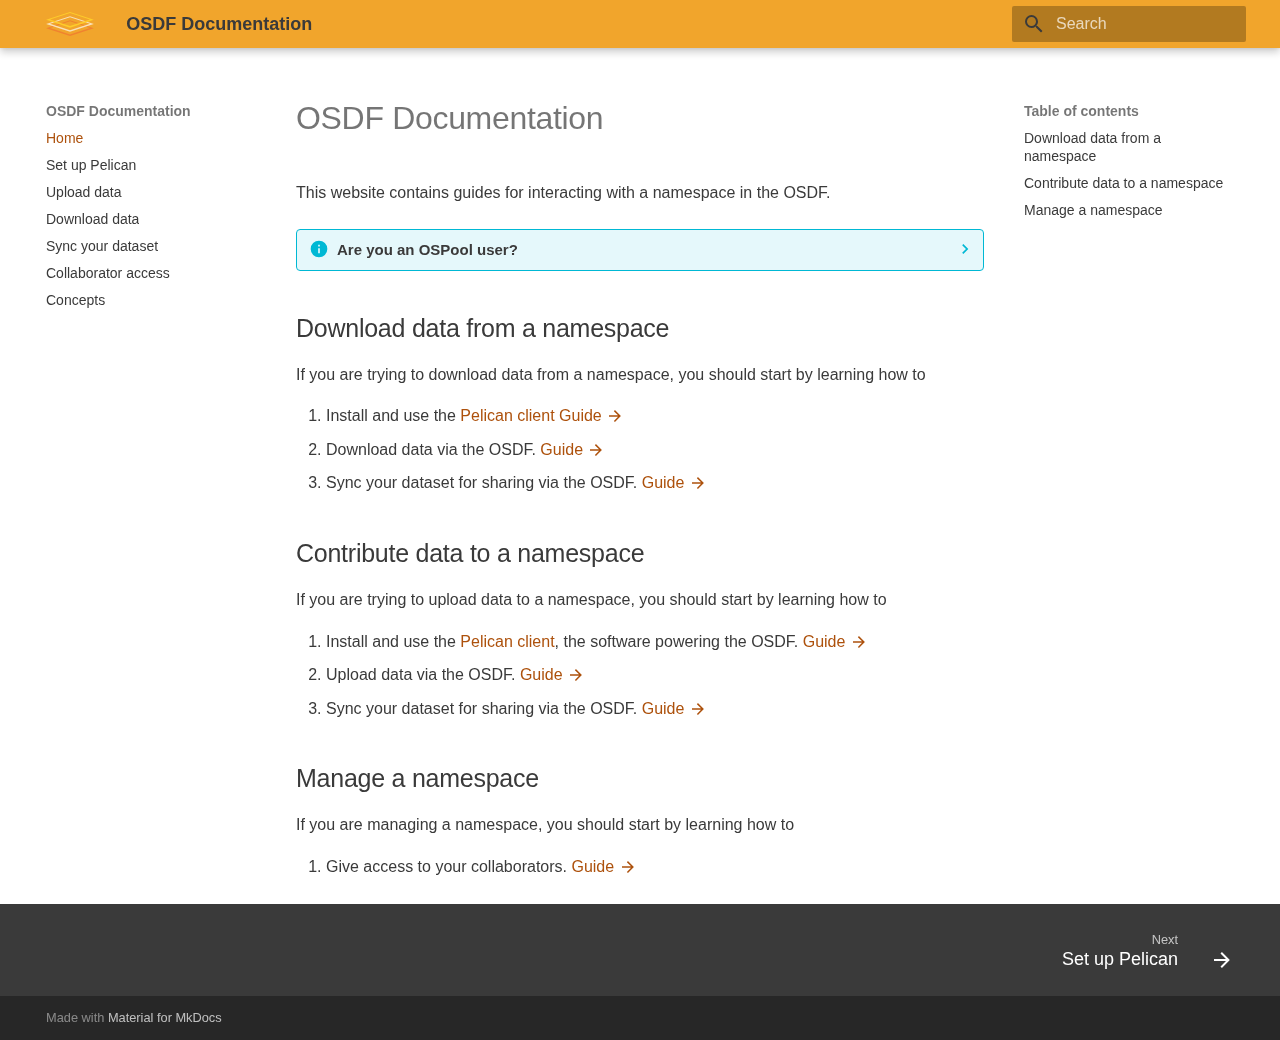
<file: index.html>
<!doctype html>
<html lang="en" class="no-js">
  <head>
    
      <meta charset="utf-8">
      <meta name="viewport" content="width=device-width,initial-scale=1">
      
      
      
        <link rel="canonical" href="https://docs.osdf.osg-htc.org/">
      
      
      
        <link rel="next" href="pelican-client/">
      
      
      <link rel="icon" href="assets/OSG_Logo.png">
      <meta name="generator" content="mkdocs-1.6.1, mkdocs-material-9.6.22">
    
    
      
        <title>OSDF Documentation</title>
      
    
    
      <link rel="stylesheet" href="assets/stylesheets/main.84d31ad4.min.css">
      
      
  
  
    
      
      
    
  
    
      
      
    
  
  
  <style>:root{--md-admonition-icon--halt:url('data:image/svg+xml;charset=utf-8,%3Csvg%20xmlns%3D%22http%3A//www.w3.org/2000/svg%22%20xml%3Aspace%3D%22preserve%22%20width%3D%22100.25%22%20height%3D%22100%22%20style%3D%22max-height%3A500px%22%3E%3Cstyle%3E.st0%7Bfill-rule%3Aevenodd%3Bclip-rule%3Aevenodd%7D%3C/style%3E%3Cpath%20fill%3D%22%23e30909%22%20d%3D%22M99.69%2028.98%2085.35%2014.64%2071.02.31%2070.71%200H29.29l-.31.31-14.34%2014.33L.31%2028.98l-.31.31v41.43l.31.31%2014.34%2014.34%2014.34%2014.34.3.3h41.43l.31-.31%2014.34-14.34%2014.34-14.34.3-.3V29.28l-.32-.3zM97.9%2069.84%2083.87%2083.87%2069.84%2097.9H30.16L16.13%2083.87%202.1%2069.84V30.16l14.03-14.03L30.16%202.1h39.68l14.03%2014.03L97.9%2030.16v39.68z%22%20class%3D%22st0%22/%3E%3Cpath%20fill%3D%22%23e30909%22%20d%3D%22M95.91%2030.98%2082.46%2017.54%2069.02%204.09H30.98L17.54%2017.54%204.09%2030.98v38.04l13.45%2013.45%2013.45%2013.45h38.04l13.45-13.45%2013.45-13.45V30.98zM54.92%2084.84c-11.15.57-19.03-4.79-25.59-13.56L19.07%2057.56a3.751%203.751%200%200%201%205.24-5.26l9.39%206.53c1.32.92%202.43.52%202.43-1.95V21.21c0-2.07%201.68-3.75%203.75-3.75%202.07%200%203.75%201.68%203.75%203.75v22.53c0%20.65.53%201.18%201.18%201.18.65%200%201.18-.53%201.18-1.18V17.6c0-2.07%201.68-3.75%203.75-3.75%202.07%200%203.75%201.68%203.75%203.75v26.14c0%20.65.53%201.18%201.18%201.18.65%200%201.18-.53%201.18-1.18V21.01c0-2.07%201.68-3.75%203.75-3.75%202.07%200%203.75%201.68%203.75%203.75v22.74c0%20.65.53%201.18%201.18%201.18.65%200%201.18-.53%201.18-1.18V28.79c0-2.07%201.68-3.75%203.75-3.75%202.07%200%203.75%201.68%203.75%203.75v32.8c.76%2017.54-6.5%2022.64-18.29%2023.25z%22%20class%3D%22st0%22/%3E%3Ctext%20y%3D%22115%22%20fill%3D%22%23e30909%22%20font-family%3D%22%27Helvetica%20Neue%27%2C%20Helvetica%2C%20Arial-Unicode%2C%20Arial%2C%20Sans-serif%22%20font-size%3D%225%22%20font-weight%3D%22bold%22%3ECreated%20by%20INDRAWATI%3C/text%3E%3Ctext%20y%3D%22120%22%20fill%3D%22%23e30909%22%20font-family%3D%22%27Helvetica%20Neue%27%2C%20Helvetica%2C%20Arial-Unicode%2C%20Arial%2C%20Sans-serif%22%20font-size%3D%225%22%20font-weight%3D%22bold%22%3Efrom%20the%20Noun%20Project%3C/text%3E%3C/svg%3E');--md-admonition-icon--pro-tip:url('data:image/svg+xml;charset=utf-8,%3Csvg%20xmlns%3D%22http%3A//www.w3.org/2000/svg%22%20viewBox%3D%220%200%2024%2024%22%3E%3Cpath%20d%3D%22M21.33%2012.91c.09%201.55-.62%203.04-1.89%203.95l.77%201.49c.23.45.26.98.06%201.45-.19.47-.58.84-1.06%201l-.79.25a1.687%201.687%200%200%201-1.86-.55L14.44%2018c-.89-.15-1.73-.53-2.44-1.1-.5.15-1%20.23-1.5.23-.88%200-1.76-.27-2.5-.79-.53.16-1.07.23-1.62.22-.79.01-1.57-.15-2.3-.45a4.1%204.1%200%200%201-2.43-3.61c-.08-.72.04-1.45.35-2.11-.29-.75-.32-1.57-.07-2.33C2.3%207.11%203%206.32%203.87%205.82c.58-1.69%202.21-2.82%204-2.7%201.6-1.5%204.05-1.66%205.83-.37.42-.11.86-.17%201.3-.17%201.36-.03%202.65.57%203.5%201.64%202.04.53%203.5%202.35%203.58%204.47.05%201.11-.25%202.2-.86%203.13.07.36.11.72.11%201.09m-5-1.41c.57.07%201.02.5%201.02%201.07a1%201%200%200%201-1%201h-.63c-.32.9-.88%201.69-1.62%202.29.25.09.51.14.77.21%205.13-.07%204.53-3.2%204.53-3.25a2.59%202.59%200%200%200-2.69-2.49%201%201%200%200%201-1-1%201%201%200%200%201%201-1c1.23.03%202.41.49%203.33%201.3.05-.29.08-.59.08-.89-.06-1.24-.62-2.32-2.87-2.53-1.25-2.96-4.4-1.32-4.4-.4-.03.23.21.72.25.75a1%201%200%200%201%201%201c0%20.55-.45%201-1%201-.53-.02-1.03-.22-1.43-.56-.48.31-1.03.5-1.6.56-.57.05-1.04-.35-1.07-.9a.97.97%200%200%201%20.88-1.1c.16-.02.94-.14.94-.77%200-.66.25-1.29.68-1.79-.92-.25-1.91.08-2.91%201.29C6.75%205%206%205.25%205.45%207.2%204.5%207.67%204%208%203.78%209c1.08-.22%202.19-.13%203.22.25.5.19.78.75.59%201.29-.19.52-.77.78-1.29.59-.73-.32-1.55-.34-2.3-.06-.32.27-.32.83-.32%201.27%200%20.74.37%201.43%201%201.83.53.27%201.12.41%201.71.4q-.225-.39-.39-.81a1.038%201.038%200%200%201%201.96-.68c.4%201.14%201.42%201.92%202.62%202.05%201.37-.07%202.59-.88%203.19-2.13.23-1.38%201.34-1.5%202.56-1.5m2%207.47-.62-1.3-.71.16%201%201.25zm-4.65-8.61a1%201%200%200%200-.91-1.03c-.71-.04-1.4.2-1.93.67-.57.58-.87%201.38-.84%202.19a1%201%200%200%200%201%201c.57%200%201-.45%201-1%200-.27.07-.54.23-.76.12-.1.27-.15.43-.15.55.03%201.02-.38%201.02-.92%22/%3E%3C/svg%3E');}</style>



    
    
      
    
    
      
        
        
        <link rel="preconnect" href="https://fonts.gstatic.com" crossorigin>
        <link rel="stylesheet" href="https://fonts.googleapis.com/css?family=Roboto:300,300i,400,400i,700,700i%7CRoboto+Mono:400,400i,700,700i&display=fallback">
        <style>:root{--md-text-font:"Roboto";--md-code-font:"Roboto Mono"}</style>
      
    
    
      <link rel="stylesheet" href="stylesheets/code-highlight.css">
    
      <link rel="stylesheet" href="stylesheets/osg.css">
    
    <script>__md_scope=new URL(".",location),__md_hash=e=>[...e].reduce(((e,_)=>(e<<5)-e+_.charCodeAt(0)),0),__md_get=(e,_=localStorage,t=__md_scope)=>JSON.parse(_.getItem(t.pathname+"."+e)),__md_set=(e,_,t=localStorage,a=__md_scope)=>{try{t.setItem(a.pathname+"."+e,JSON.stringify(_))}catch(e){}}</script>
    
      

    
    
    
  </head>
  
  
    <body dir="ltr">
  
    
    <input class="md-toggle" data-md-toggle="drawer" type="checkbox" id="__drawer" autocomplete="off">
    <input class="md-toggle" data-md-toggle="search" type="checkbox" id="__search" autocomplete="off">
    <label class="md-overlay" for="__drawer"></label>
    <div data-md-component="skip">
      
        
        <a href="#osdf-documentation" class="md-skip">
          Skip to content
        </a>
      
    </div>
    <div data-md-component="announce">
      
    </div>
    
    
      

  

<header class="md-header md-header--shadow" data-md-component="header">
  <nav class="md-header__inner md-grid" aria-label="Header">
    <a href="." title="OSDF Documentation" class="md-header__button md-logo" aria-label="OSDF Documentation" data-md-component="logo">
      
  <img src="assets/OSG_Logo.svg" alt="logo">

    </a>
    <label class="md-header__button md-icon" for="__drawer">
      
      <svg xmlns="http://www.w3.org/2000/svg" viewBox="0 0 24 24"><path d="M3 6h18v2H3zm0 5h18v2H3zm0 5h18v2H3z"/></svg>
    </label>
    <div class="md-header__title" data-md-component="header-title">
      <div class="md-header__ellipsis">
        <div class="md-header__topic">
          <span class="md-ellipsis">
            OSDF Documentation
          </span>
        </div>
        <div class="md-header__topic" data-md-component="header-topic">
          <span class="md-ellipsis">
            
              Home
            
          </span>
        </div>
      </div>
    </div>
    
    
      <script>var palette=__md_get("__palette");if(palette&&palette.color){if("(prefers-color-scheme)"===palette.color.media){var media=matchMedia("(prefers-color-scheme: light)"),input=document.querySelector(media.matches?"[data-md-color-media='(prefers-color-scheme: light)']":"[data-md-color-media='(prefers-color-scheme: dark)']");palette.color.media=input.getAttribute("data-md-color-media"),palette.color.scheme=input.getAttribute("data-md-color-scheme"),palette.color.primary=input.getAttribute("data-md-color-primary"),palette.color.accent=input.getAttribute("data-md-color-accent")}for(var[key,value]of Object.entries(palette.color))document.body.setAttribute("data-md-color-"+key,value)}</script>
    
    
    
      
      
        <label class="md-header__button md-icon" for="__search">
          
          <svg xmlns="http://www.w3.org/2000/svg" viewBox="0 0 24 24"><path d="M9.5 3A6.5 6.5 0 0 1 16 9.5c0 1.61-.59 3.09-1.56 4.23l.27.27h.79l5 5-1.5 1.5-5-5v-.79l-.27-.27A6.52 6.52 0 0 1 9.5 16 6.5 6.5 0 0 1 3 9.5 6.5 6.5 0 0 1 9.5 3m0 2C7 5 5 7 5 9.5S7 14 9.5 14 14 12 14 9.5 12 5 9.5 5"/></svg>
        </label>
        <div class="md-search" data-md-component="search" role="dialog">
  <label class="md-search__overlay" for="__search"></label>
  <div class="md-search__inner" role="search">
    <form class="md-search__form" name="search">
      <input type="text" class="md-search__input" name="query" aria-label="Search" placeholder="Search" autocapitalize="off" autocorrect="off" autocomplete="off" spellcheck="false" data-md-component="search-query" required>
      <label class="md-search__icon md-icon" for="__search">
        
        <svg xmlns="http://www.w3.org/2000/svg" viewBox="0 0 24 24"><path d="M9.5 3A6.5 6.5 0 0 1 16 9.5c0 1.61-.59 3.09-1.56 4.23l.27.27h.79l5 5-1.5 1.5-5-5v-.79l-.27-.27A6.52 6.52 0 0 1 9.5 16 6.5 6.5 0 0 1 3 9.5 6.5 6.5 0 0 1 9.5 3m0 2C7 5 5 7 5 9.5S7 14 9.5 14 14 12 14 9.5 12 5 9.5 5"/></svg>
        
        <svg xmlns="http://www.w3.org/2000/svg" viewBox="0 0 24 24"><path d="M20 11v2H8l5.5 5.5-1.42 1.42L4.16 12l7.92-7.92L13.5 5.5 8 11z"/></svg>
      </label>
      <nav class="md-search__options" aria-label="Search">
        
        <button type="reset" class="md-search__icon md-icon" title="Clear" aria-label="Clear" tabindex="-1">
          
          <svg xmlns="http://www.w3.org/2000/svg" viewBox="0 0 24 24"><path d="M19 6.41 17.59 5 12 10.59 6.41 5 5 6.41 10.59 12 5 17.59 6.41 19 12 13.41 17.59 19 19 17.59 13.41 12z"/></svg>
        </button>
      </nav>
      
    </form>
    <div class="md-search__output">
      <div class="md-search__scrollwrap" tabindex="0" data-md-scrollfix>
        <div class="md-search-result" data-md-component="search-result">
          <div class="md-search-result__meta">
            Initializing search
          </div>
          <ol class="md-search-result__list" role="presentation"></ol>
        </div>
      </div>
    </div>
  </div>
</div>
      
    
    
  </nav>
  
</header>
    
    <div class="md-container" data-md-component="container">
      
      
        
          
        
      
      <main class="md-main" data-md-component="main">
        <div class="md-main__inner md-grid">
          
            
              
              <div class="md-sidebar md-sidebar--primary" data-md-component="sidebar" data-md-type="navigation" >
                <div class="md-sidebar__scrollwrap">
                  <div class="md-sidebar__inner">
                    



<nav class="md-nav md-nav--primary" aria-label="Navigation" data-md-level="0">
  <label class="md-nav__title" for="__drawer">
    <a href="." title="OSDF Documentation" class="md-nav__button md-logo" aria-label="OSDF Documentation" data-md-component="logo">
      
  <img src="assets/OSG_Logo.svg" alt="logo">

    </a>
    OSDF Documentation
  </label>
  
  <ul class="md-nav__list" data-md-scrollfix>
    
      
      
  
  
    
  
  
  
    <li class="md-nav__item md-nav__item--active">
      
      <input class="md-nav__toggle md-toggle" type="checkbox" id="__toc">
      
      
        
      
      
        <label class="md-nav__link md-nav__link--active" for="__toc">
          
  
  
  <span class="md-ellipsis">
    Home
    
  </span>
  

          <span class="md-nav__icon md-icon"></span>
        </label>
      
      <a href="." class="md-nav__link md-nav__link--active">
        
  
  
  <span class="md-ellipsis">
    Home
    
  </span>
  

      </a>
      
        

<nav class="md-nav md-nav--secondary" aria-label="Table of contents">
  
  
  
    
  
  
    <label class="md-nav__title" for="__toc">
      <span class="md-nav__icon md-icon"></span>
      Table of contents
    </label>
    <ul class="md-nav__list" data-md-component="toc" data-md-scrollfix>
      
        <li class="md-nav__item">
  <a href="#download-data-from-a-namespace" class="md-nav__link">
    <span class="md-ellipsis">
      Download data from a namespace
    </span>
  </a>
  
</li>
      
        <li class="md-nav__item">
  <a href="#contribute-data-to-a-namespace" class="md-nav__link">
    <span class="md-ellipsis">
      Contribute data to a namespace
    </span>
  </a>
  
</li>
      
        <li class="md-nav__item">
  <a href="#manage-a-namespace" class="md-nav__link">
    <span class="md-ellipsis">
      Manage a namespace
    </span>
  </a>
  
</li>
      
    </ul>
  
</nav>
      
    </li>
  

    
      
      
  
  
  
  
    <li class="md-nav__item">
      <a href="pelican-client/" class="md-nav__link">
        
  
  
  <span class="md-ellipsis">
    Set up Pelican
    
  </span>
  

      </a>
    </li>
  

    
      
      
  
  
  
  
    <li class="md-nav__item">
      <a href="upload-data/" class="md-nav__link">
        
  
  
  <span class="md-ellipsis">
    Upload data
    
  </span>
  

      </a>
    </li>
  

    
      
      
  
  
  
  
    <li class="md-nav__item">
      <a href="download-data/" class="md-nav__link">
        
  
  
  <span class="md-ellipsis">
    Download data
    
  </span>
  

      </a>
    </li>
  

    
      
      
  
  
  
  
    <li class="md-nav__item">
      <a href="sync-dataset/" class="md-nav__link">
        
  
  
  <span class="md-ellipsis">
    Sync your dataset
    
  </span>
  

      </a>
    </li>
  

    
      
      
  
  
  
  
    <li class="md-nav__item">
      <a href="collaborators/" class="md-nav__link">
        
  
  
  <span class="md-ellipsis">
    Collaborator access
    
  </span>
  

      </a>
    </li>
  

    
      
      
  
  
  
  
    <li class="md-nav__item">
      <a href="concepts/" class="md-nav__link">
        
  
  
  <span class="md-ellipsis">
    Concepts
    
  </span>
  

      </a>
    </li>
  

    
  </ul>
</nav>
                  </div>
                </div>
              </div>
            
            
              
              <div class="md-sidebar md-sidebar--secondary" data-md-component="sidebar" data-md-type="toc" >
                <div class="md-sidebar__scrollwrap">
                  <div class="md-sidebar__inner">
                    

<nav class="md-nav md-nav--secondary" aria-label="Table of contents">
  
  
  
    
  
  
    <label class="md-nav__title" for="__toc">
      <span class="md-nav__icon md-icon"></span>
      Table of contents
    </label>
    <ul class="md-nav__list" data-md-component="toc" data-md-scrollfix>
      
        <li class="md-nav__item">
  <a href="#download-data-from-a-namespace" class="md-nav__link">
    <span class="md-ellipsis">
      Download data from a namespace
    </span>
  </a>
  
</li>
      
        <li class="md-nav__item">
  <a href="#contribute-data-to-a-namespace" class="md-nav__link">
    <span class="md-ellipsis">
      Contribute data to a namespace
    </span>
  </a>
  
</li>
      
        <li class="md-nav__item">
  <a href="#manage-a-namespace" class="md-nav__link">
    <span class="md-ellipsis">
      Manage a namespace
    </span>
  </a>
  
</li>
      
    </ul>
  
</nav>
                  </div>
                </div>
              </div>
            
          
          
            <div class="md-content" data-md-component="content">
              <article class="md-content__inner md-typeset">
                
                  



<h1 id="osdf-documentation">OSDF Documentation<a class="headerlink" href="#osdf-documentation" title="Permanent link">&para;</a></h1>
<p>This website contains guides for interacting with a namespace in the OSDF.</p>
<details class="info">
<summary>Are you an OSPool user?</summary>
<p>If you are an OSPool user, you already have access to an OSDF origin on your OSPool Access Point.
To learn how to use this origin on the OSPool, see the <a href="https://portal.osg-htc.org/documentation/htc_workloads/managing_data/osdf/">OSPool guide</a>.</p>
<p>If you are trying to run jobs on the OSPool that access a namespace, please contact <a href="mailto:support@osg-htc.org">support@osg-htc.org</a> for assistance.</p>
</details>
<h2 id="download-data-from-a-namespace">Download data from a namespace<a class="headerlink" href="#download-data-from-a-namespace" title="Permanent link">&para;</a></h2>
<p>If you are trying to download data from a namespace, you should start by learning how to</p>
<ol>
<li>Install and use the <a href="https://pelicanplatform.org">Pelican client</a> <a href="pelican-client/">Guide <span class="twemoji"><svg xmlns="http://www.w3.org/2000/svg" viewBox="0 0 24 24"><path d="M4 11v2h12l-5.5 5.5 1.42 1.42L19.84 12l-7.92-7.92L10.5 5.5 16 11z"/></svg></span></a></li>
<li>Download data via the OSDF. <a href="download-data/">Guide <span class="twemoji"><svg xmlns="http://www.w3.org/2000/svg" viewBox="0 0 24 24"><path d="M4 11v2h12l-5.5 5.5 1.42 1.42L19.84 12l-7.92-7.92L10.5 5.5 16 11z"/></svg></span></a></li>
<li>Sync your dataset for sharing via the OSDF. <a href="sync-dataset/">Guide <span class="twemoji"><svg xmlns="http://www.w3.org/2000/svg" viewBox="0 0 24 24"><path d="M4 11v2h12l-5.5 5.5 1.42 1.42L19.84 12l-7.92-7.92L10.5 5.5 16 11z"/></svg></span></a></li>
</ol>
<h2 id="contribute-data-to-a-namespace">Contribute data to a namespace<a class="headerlink" href="#contribute-data-to-a-namespace" title="Permanent link">&para;</a></h2>
<p>If you are trying to upload data to a namespace, you should start by learning how to</p>
<ol>
<li>Install and use the <a href="https://pelicanplatform.org">Pelican client</a>, the software powering the OSDF. <a href="pelican-client/">Guide <span class="twemoji"><svg xmlns="http://www.w3.org/2000/svg" viewBox="0 0 24 24"><path d="M4 11v2h12l-5.5 5.5 1.42 1.42L19.84 12l-7.92-7.92L10.5 5.5 16 11z"/></svg></span></a></li>
<li>Upload data via the OSDF. <a href="upload-data/">Guide <span class="twemoji"><svg xmlns="http://www.w3.org/2000/svg" viewBox="0 0 24 24"><path d="M4 11v2h12l-5.5 5.5 1.42 1.42L19.84 12l-7.92-7.92L10.5 5.5 16 11z"/></svg></span></a></li>
<li>Sync your dataset for sharing via the OSDF. <a href="sync-dataset/">Guide <span class="twemoji"><svg xmlns="http://www.w3.org/2000/svg" viewBox="0 0 24 24"><path d="M4 11v2h12l-5.5 5.5 1.42 1.42L19.84 12l-7.92-7.92L10.5 5.5 16 11z"/></svg></span></a></li>
</ol>
<h2 id="manage-a-namespace">Manage a namespace<a class="headerlink" href="#manage-a-namespace" title="Permanent link">&para;</a></h2>
<p>If you are managing a namespace, you should start by learning how to</p>
<ol>
<li>Give access to your collaborators. <a href="collaborators/">Guide <span class="twemoji"><svg xmlns="http://www.w3.org/2000/svg" viewBox="0 0 24 24"><path d="M4 11v2h12l-5.5 5.5 1.42 1.42L19.84 12l-7.92-7.92L10.5 5.5 16 11z"/></svg></span></a></li>
</ol>












                
              </article>
            </div>
          
          
<script>var target=document.getElementById(location.hash.slice(1));target&&target.name&&(target.checked=target.name.startsWith("__tabbed_"))</script>
        </div>
        
      </main>
      
        <footer class="md-footer">
  
    
      
      <nav class="md-footer__inner md-grid" aria-label="Footer" >
        
        
          
          <a href="pelican-client/" class="md-footer__link md-footer__link--next" aria-label="Next: Set up Pelican">
            <div class="md-footer__title">
              <span class="md-footer__direction">
                Next
              </span>
              <div class="md-ellipsis">
                Set up Pelican
              </div>
            </div>
            <div class="md-footer__button md-icon">
              
              <svg xmlns="http://www.w3.org/2000/svg" viewBox="0 0 24 24"><path d="M4 11v2h12l-5.5 5.5 1.42 1.42L19.84 12l-7.92-7.92L10.5 5.5 16 11z"/></svg>
            </div>
          </a>
        
      </nav>
    
  
  <div class="md-footer-meta md-typeset">
    <div class="md-footer-meta__inner md-grid">
      <div class="md-copyright">
  
  
    Made with
    <a href="https://squidfunk.github.io/mkdocs-material/" target="_blank" rel="noopener">
      Material for MkDocs
    </a>
  
</div>
      
    </div>
  </div>
</footer>
      
    </div>
    <div class="md-dialog" data-md-component="dialog">
      <div class="md-dialog__inner md-typeset"></div>
    </div>
    
    
    
      
      <script id="__config" type="application/json">{"base": ".", "features": ["navigation.footer"], "search": "assets/javascripts/workers/search.973d3a69.min.js", "tags": null, "translations": {"clipboard.copied": "Copied to clipboard", "clipboard.copy": "Copy to clipboard", "search.result.more.one": "1 more on this page", "search.result.more.other": "# more on this page", "search.result.none": "No matching documents", "search.result.one": "1 matching document", "search.result.other": "# matching documents", "search.result.placeholder": "Type to start searching", "search.result.term.missing": "Missing", "select.version": "Select version"}, "version": null}</script>
    
    
      <script src="assets/javascripts/bundle.f55a23d4.min.js"></script>
      
    
  </body>
</html>
</file>
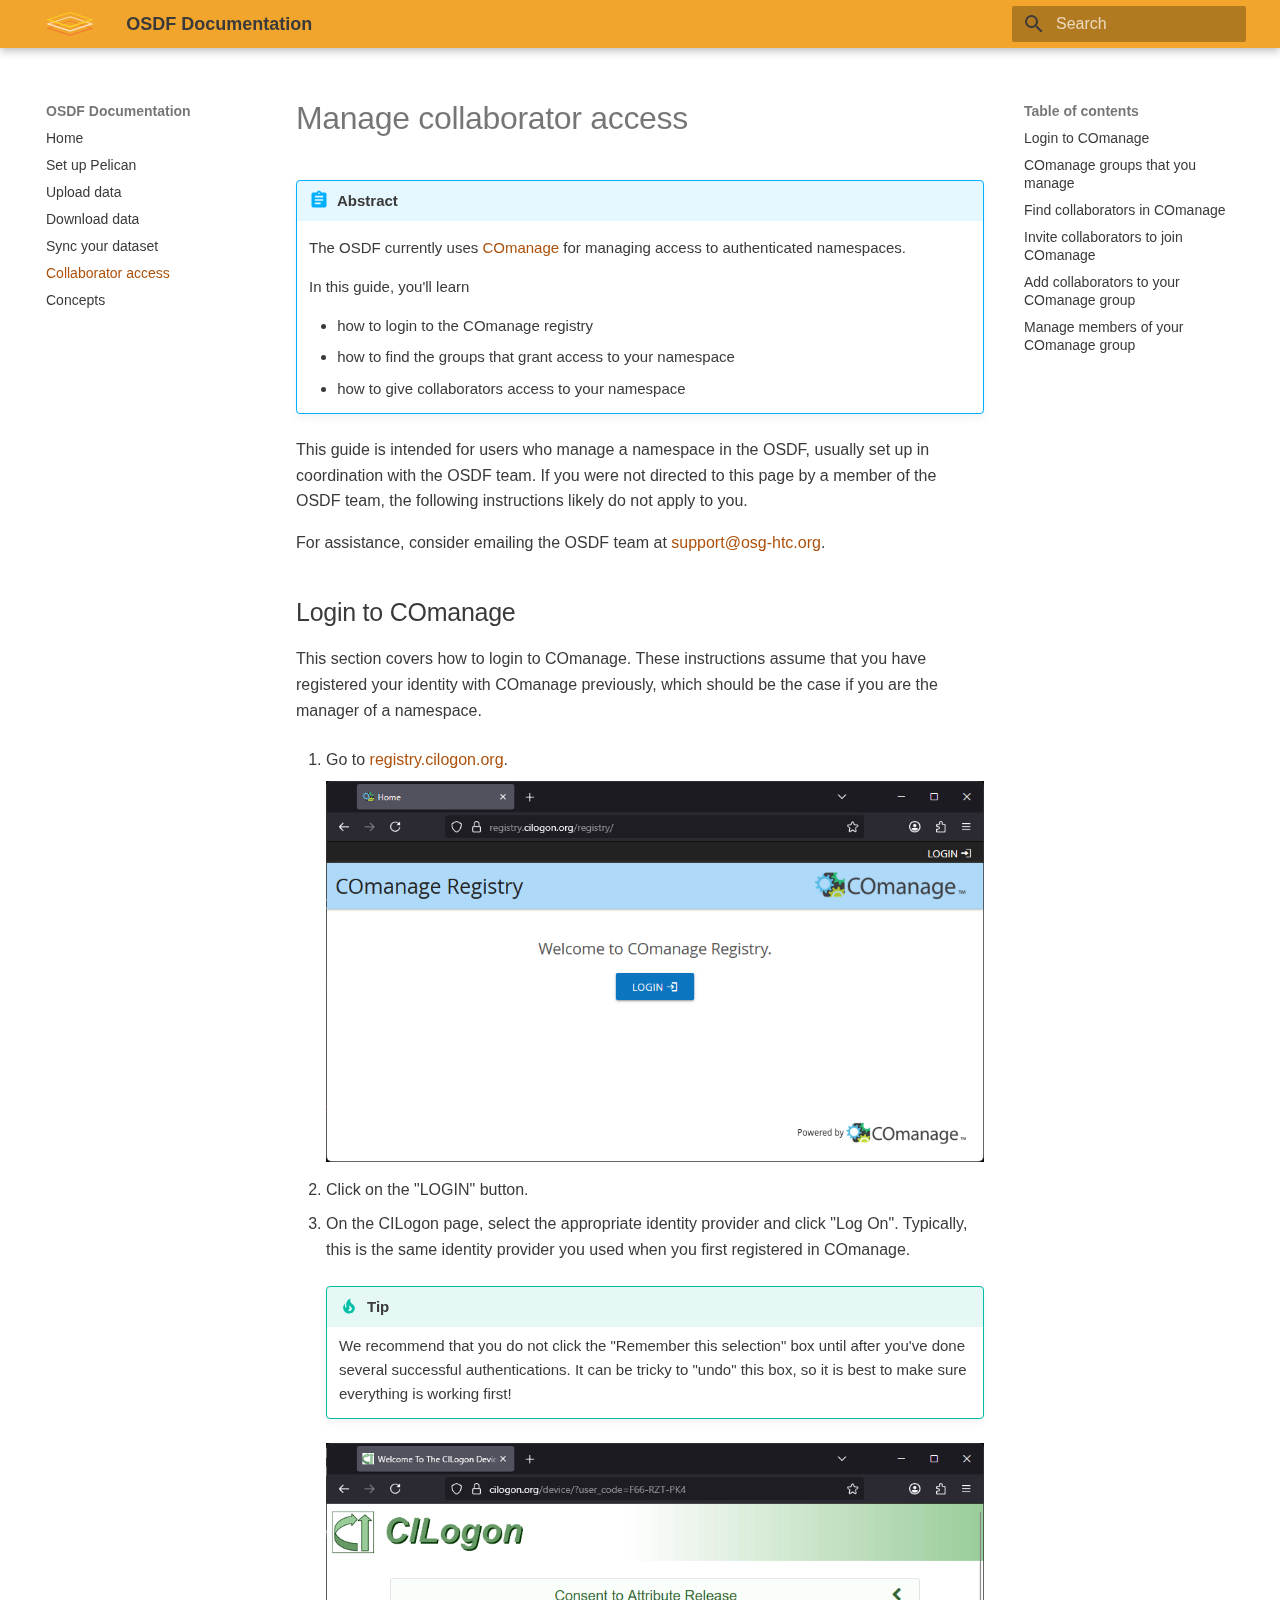
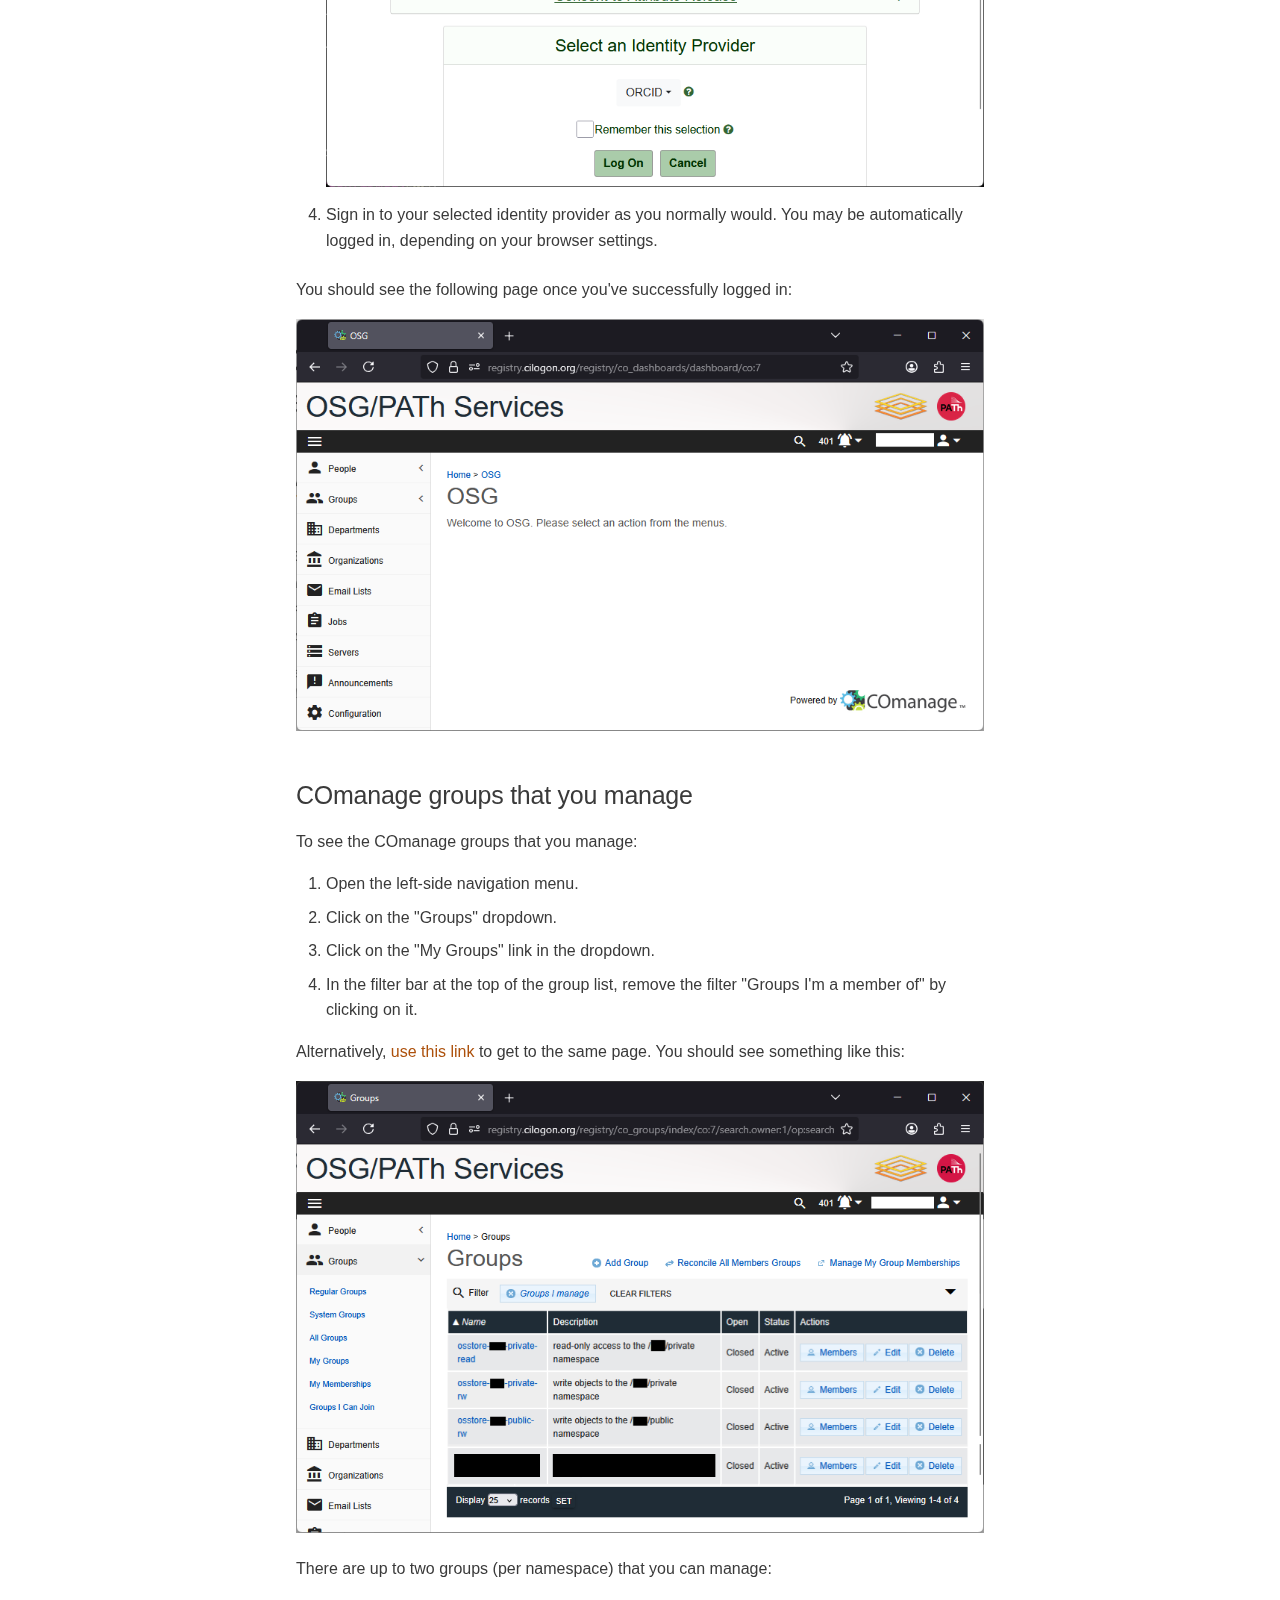
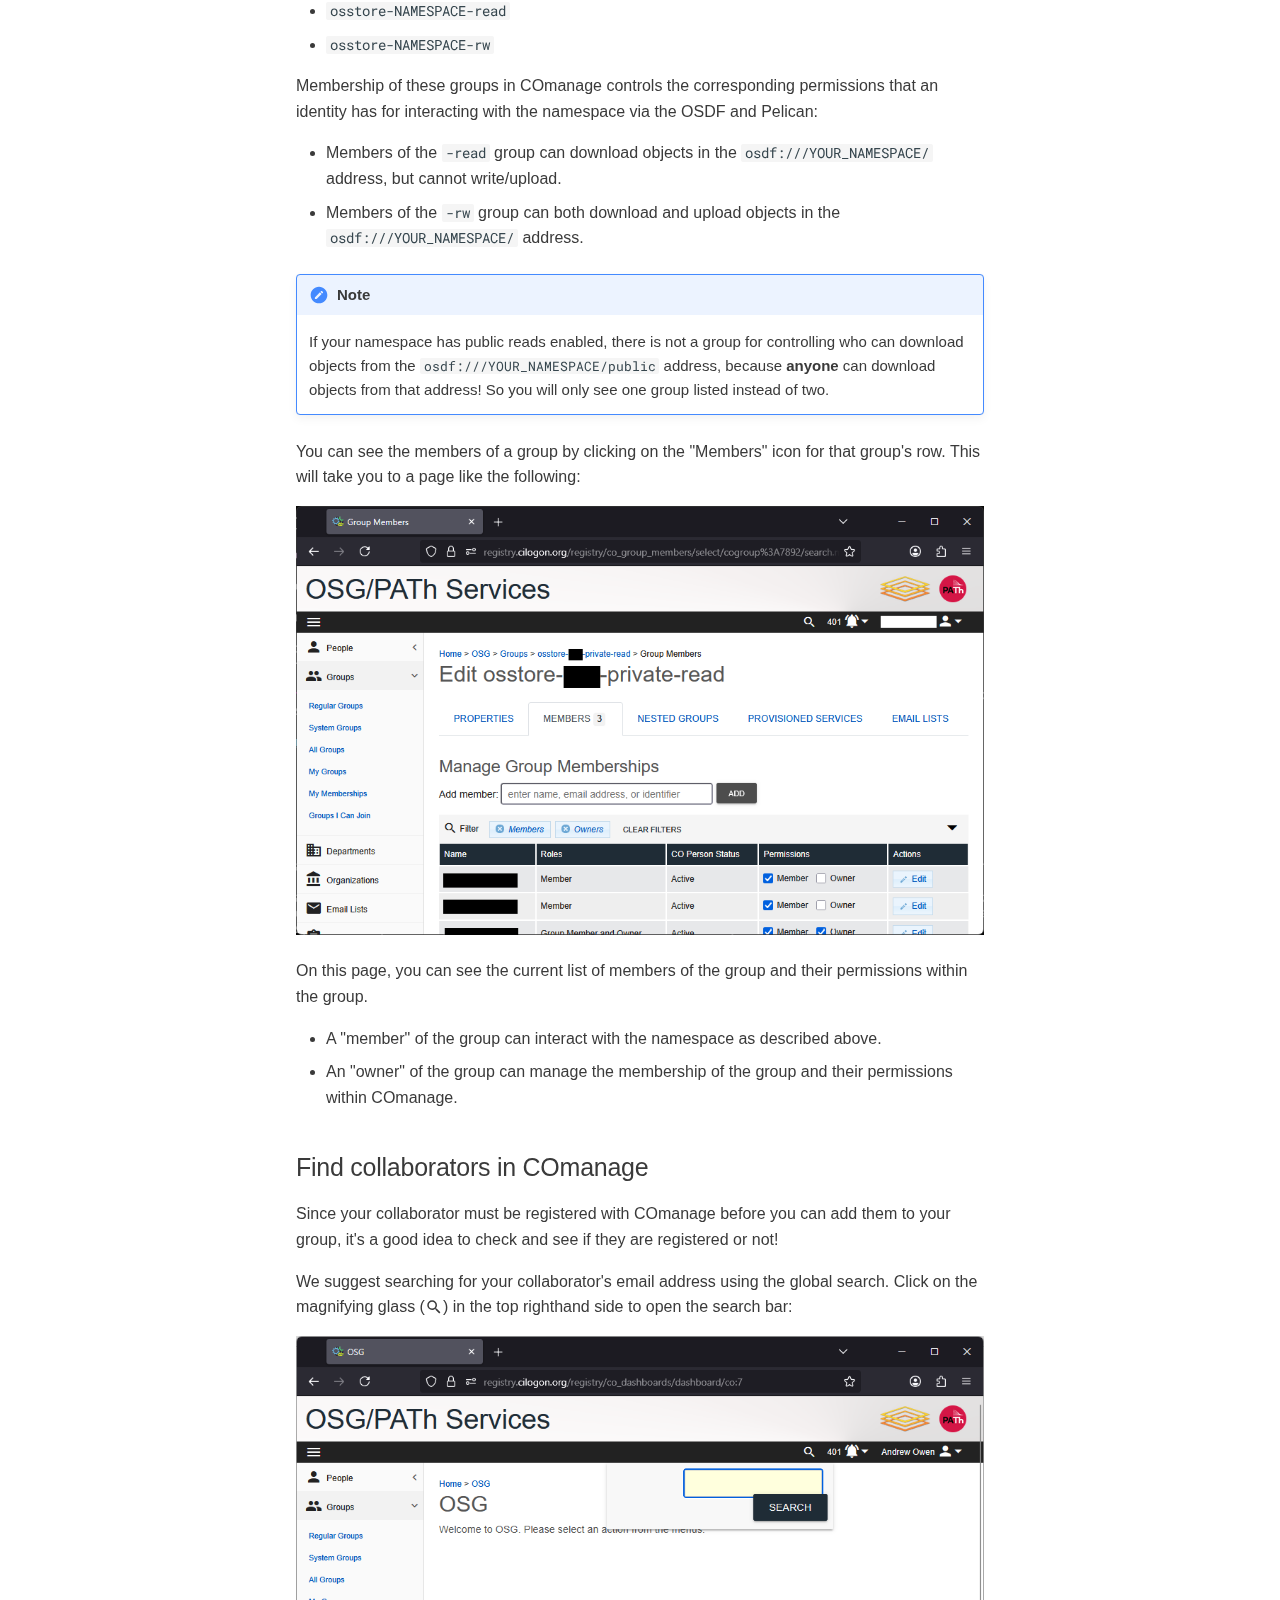
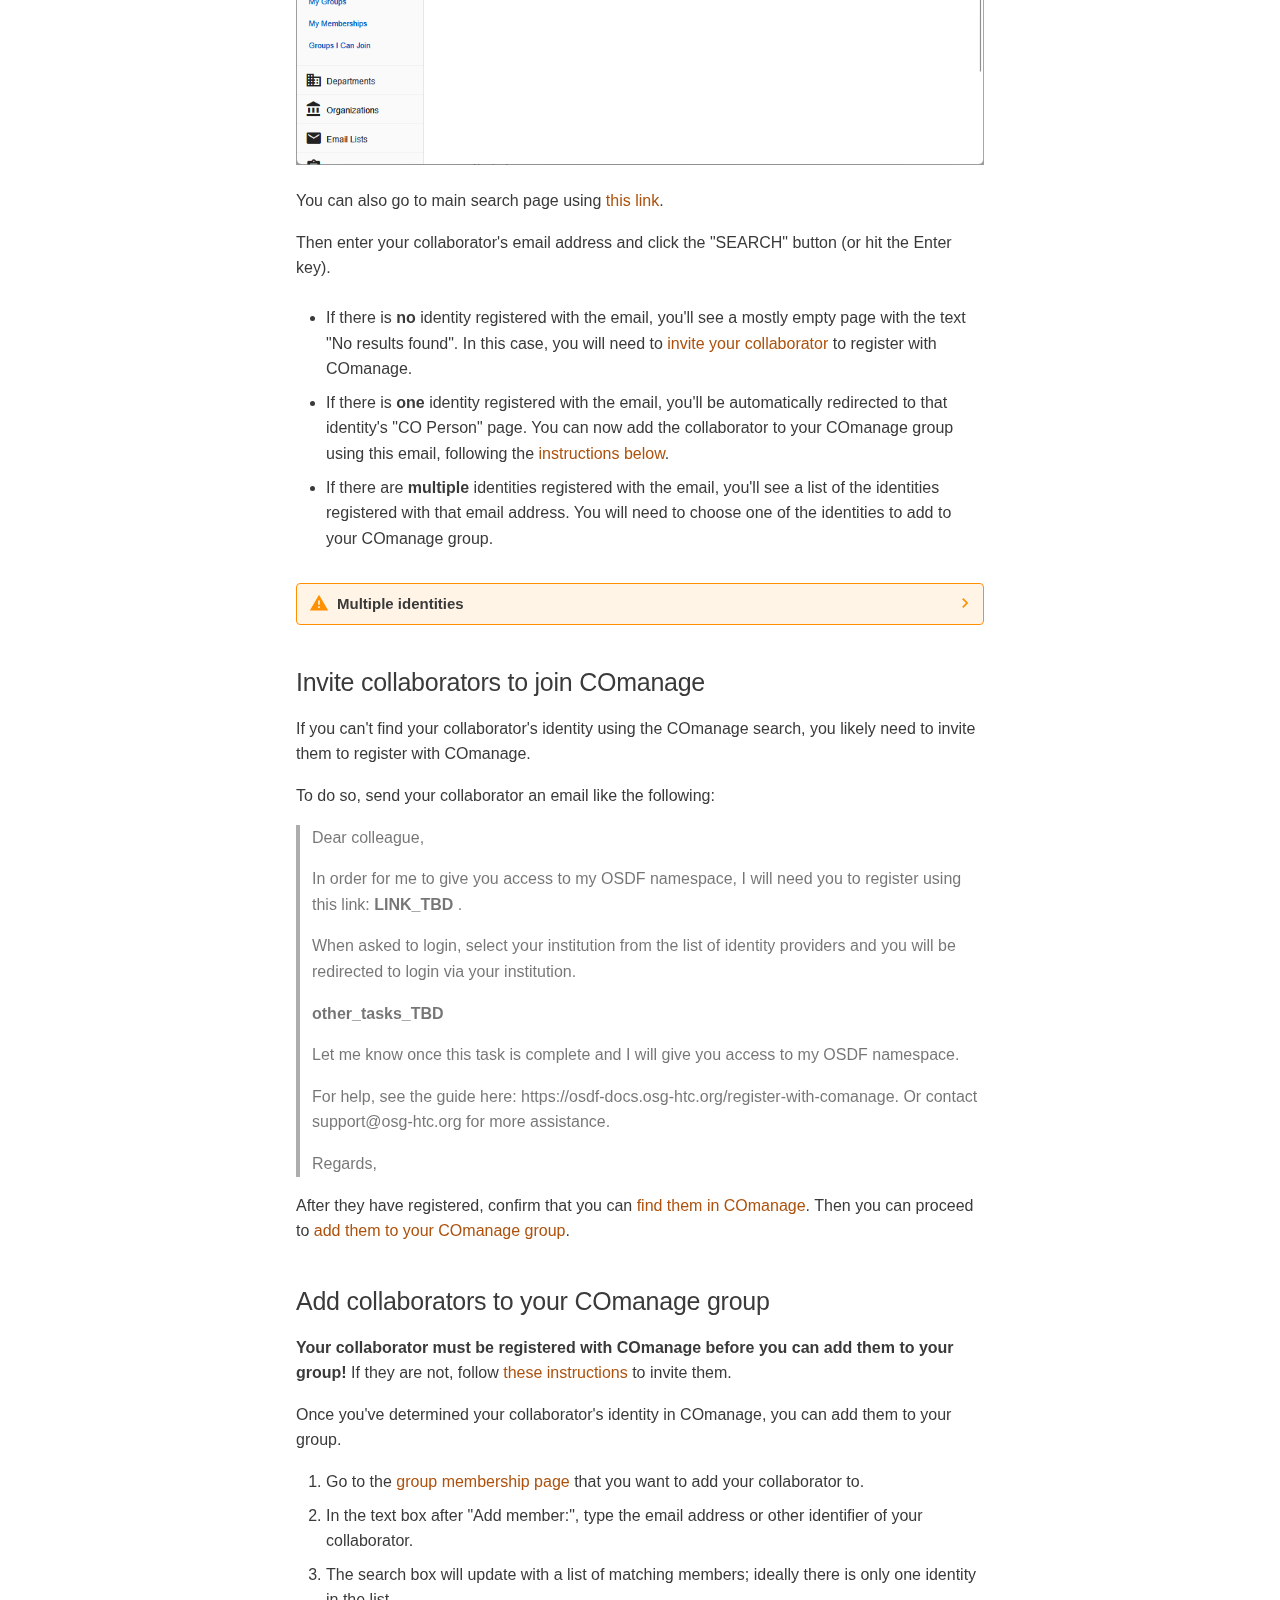
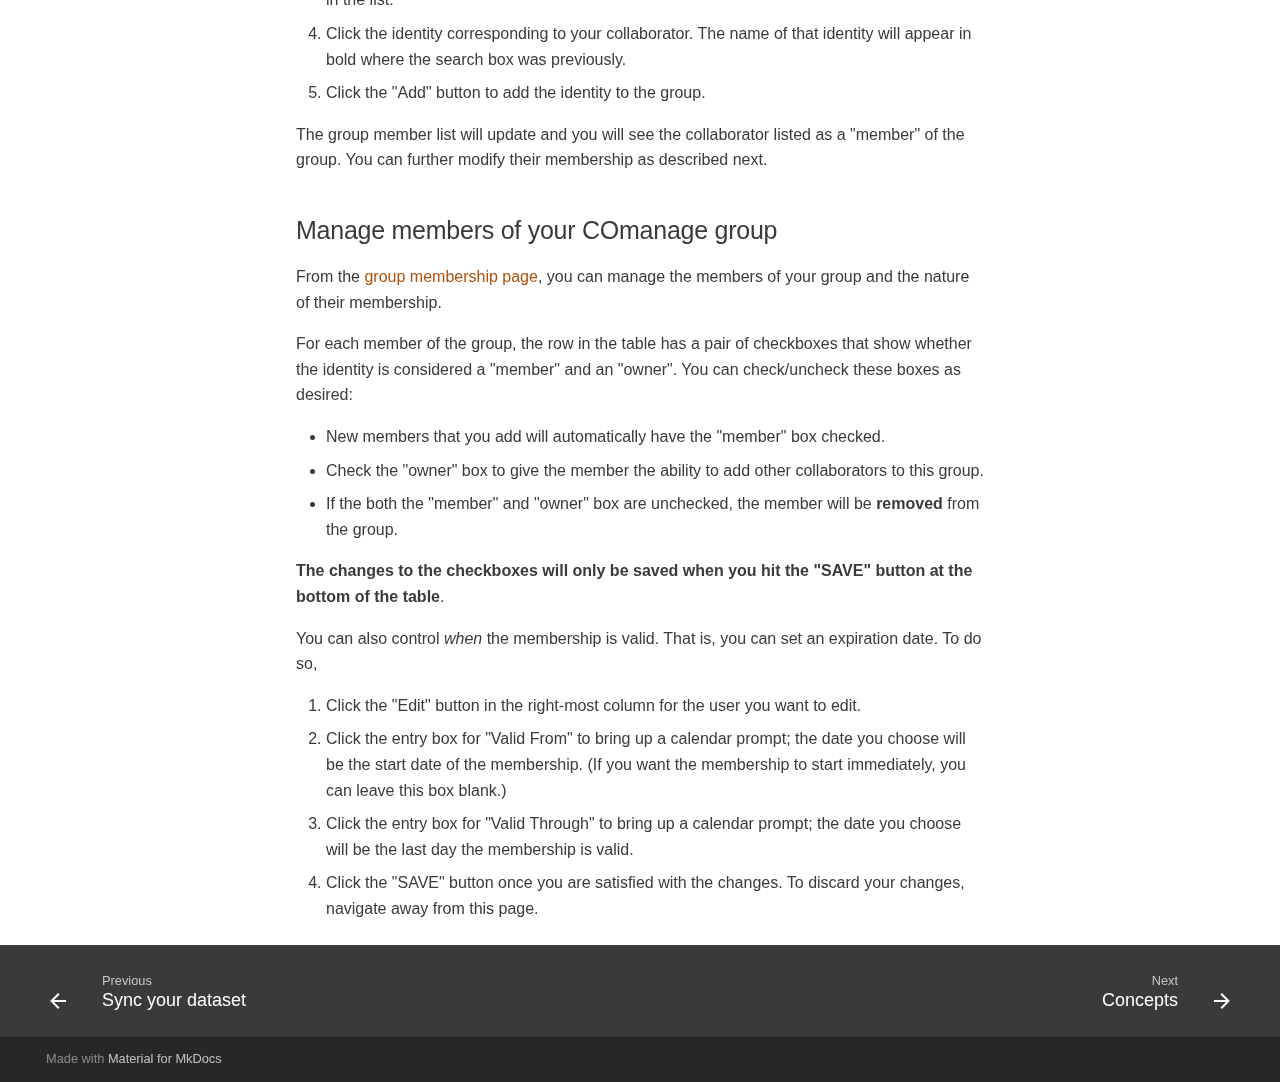
<file: collaborators/index.html>
<!doctype html>
<html lang="en" class="no-js">
  <head>
    
      <meta charset="utf-8">
      <meta name="viewport" content="width=device-width,initial-scale=1">
      
      
      
        <link rel="canonical" href="https://docs.osdf.osg-htc.org/collaborators/">
      
      
        <link rel="prev" href="../sync-dataset/">
      
      
        <link rel="next" href="../concepts/">
      
      
      <link rel="icon" href="../assets/OSG_Logo.png">
      <meta name="generator" content="mkdocs-1.6.1, mkdocs-material-9.6.22">
    
    
      
        <title>Collaborator access - OSDF Documentation</title>
      
    
    
      <link rel="stylesheet" href="../assets/stylesheets/main.84d31ad4.min.css">
      
      
  
  
    
      
      
    
  
    
      
      
    
  
  
  <style>:root{--md-admonition-icon--halt:url('data:image/svg+xml;charset=utf-8,%3Csvg%20xmlns%3D%22http%3A//www.w3.org/2000/svg%22%20xml%3Aspace%3D%22preserve%22%20width%3D%22100.25%22%20height%3D%22100%22%20style%3D%22max-height%3A500px%22%3E%3Cstyle%3E.st0%7Bfill-rule%3Aevenodd%3Bclip-rule%3Aevenodd%7D%3C/style%3E%3Cpath%20fill%3D%22%23e30909%22%20d%3D%22M99.69%2028.98%2085.35%2014.64%2071.02.31%2070.71%200H29.29l-.31.31-14.34%2014.33L.31%2028.98l-.31.31v41.43l.31.31%2014.34%2014.34%2014.34%2014.34.3.3h41.43l.31-.31%2014.34-14.34%2014.34-14.34.3-.3V29.28l-.32-.3zM97.9%2069.84%2083.87%2083.87%2069.84%2097.9H30.16L16.13%2083.87%202.1%2069.84V30.16l14.03-14.03L30.16%202.1h39.68l14.03%2014.03L97.9%2030.16v39.68z%22%20class%3D%22st0%22/%3E%3Cpath%20fill%3D%22%23e30909%22%20d%3D%22M95.91%2030.98%2082.46%2017.54%2069.02%204.09H30.98L17.54%2017.54%204.09%2030.98v38.04l13.45%2013.45%2013.45%2013.45h38.04l13.45-13.45%2013.45-13.45V30.98zM54.92%2084.84c-11.15.57-19.03-4.79-25.59-13.56L19.07%2057.56a3.751%203.751%200%200%201%205.24-5.26l9.39%206.53c1.32.92%202.43.52%202.43-1.95V21.21c0-2.07%201.68-3.75%203.75-3.75%202.07%200%203.75%201.68%203.75%203.75v22.53c0%20.65.53%201.18%201.18%201.18.65%200%201.18-.53%201.18-1.18V17.6c0-2.07%201.68-3.75%203.75-3.75%202.07%200%203.75%201.68%203.75%203.75v26.14c0%20.65.53%201.18%201.18%201.18.65%200%201.18-.53%201.18-1.18V21.01c0-2.07%201.68-3.75%203.75-3.75%202.07%200%203.75%201.68%203.75%203.75v22.74c0%20.65.53%201.18%201.18%201.18.65%200%201.18-.53%201.18-1.18V28.79c0-2.07%201.68-3.75%203.75-3.75%202.07%200%203.75%201.68%203.75%203.75v32.8c.76%2017.54-6.5%2022.64-18.29%2023.25z%22%20class%3D%22st0%22/%3E%3Ctext%20y%3D%22115%22%20fill%3D%22%23e30909%22%20font-family%3D%22%27Helvetica%20Neue%27%2C%20Helvetica%2C%20Arial-Unicode%2C%20Arial%2C%20Sans-serif%22%20font-size%3D%225%22%20font-weight%3D%22bold%22%3ECreated%20by%20INDRAWATI%3C/text%3E%3Ctext%20y%3D%22120%22%20fill%3D%22%23e30909%22%20font-family%3D%22%27Helvetica%20Neue%27%2C%20Helvetica%2C%20Arial-Unicode%2C%20Arial%2C%20Sans-serif%22%20font-size%3D%225%22%20font-weight%3D%22bold%22%3Efrom%20the%20Noun%20Project%3C/text%3E%3C/svg%3E');--md-admonition-icon--pro-tip:url('data:image/svg+xml;charset=utf-8,%3Csvg%20xmlns%3D%22http%3A//www.w3.org/2000/svg%22%20viewBox%3D%220%200%2024%2024%22%3E%3Cpath%20d%3D%22M21.33%2012.91c.09%201.55-.62%203.04-1.89%203.95l.77%201.49c.23.45.26.98.06%201.45-.19.47-.58.84-1.06%201l-.79.25a1.687%201.687%200%200%201-1.86-.55L14.44%2018c-.89-.15-1.73-.53-2.44-1.1-.5.15-1%20.23-1.5.23-.88%200-1.76-.27-2.5-.79-.53.16-1.07.23-1.62.22-.79.01-1.57-.15-2.3-.45a4.1%204.1%200%200%201-2.43-3.61c-.08-.72.04-1.45.35-2.11-.29-.75-.32-1.57-.07-2.33C2.3%207.11%203%206.32%203.87%205.82c.58-1.69%202.21-2.82%204-2.7%201.6-1.5%204.05-1.66%205.83-.37.42-.11.86-.17%201.3-.17%201.36-.03%202.65.57%203.5%201.64%202.04.53%203.5%202.35%203.58%204.47.05%201.11-.25%202.2-.86%203.13.07.36.11.72.11%201.09m-5-1.41c.57.07%201.02.5%201.02%201.07a1%201%200%200%201-1%201h-.63c-.32.9-.88%201.69-1.62%202.29.25.09.51.14.77.21%205.13-.07%204.53-3.2%204.53-3.25a2.59%202.59%200%200%200-2.69-2.49%201%201%200%200%201-1-1%201%201%200%200%201%201-1c1.23.03%202.41.49%203.33%201.3.05-.29.08-.59.08-.89-.06-1.24-.62-2.32-2.87-2.53-1.25-2.96-4.4-1.32-4.4-.4-.03.23.21.72.25.75a1%201%200%200%201%201%201c0%20.55-.45%201-1%201-.53-.02-1.03-.22-1.43-.56-.48.31-1.03.5-1.6.56-.57.05-1.04-.35-1.07-.9a.97.97%200%200%201%20.88-1.1c.16-.02.94-.14.94-.77%200-.66.25-1.29.68-1.79-.92-.25-1.91.08-2.91%201.29C6.75%205%206%205.25%205.45%207.2%204.5%207.67%204%208%203.78%209c1.08-.22%202.19-.13%203.22.25.5.19.78.75.59%201.29-.19.52-.77.78-1.29.59-.73-.32-1.55-.34-2.3-.06-.32.27-.32.83-.32%201.27%200%20.74.37%201.43%201%201.83.53.27%201.12.41%201.71.4q-.225-.39-.39-.81a1.038%201.038%200%200%201%201.96-.68c.4%201.14%201.42%201.92%202.62%202.05%201.37-.07%202.59-.88%203.19-2.13.23-1.38%201.34-1.5%202.56-1.5m2%207.47-.62-1.3-.71.16%201%201.25zm-4.65-8.61a1%201%200%200%200-.91-1.03c-.71-.04-1.4.2-1.93.67-.57.58-.87%201.38-.84%202.19a1%201%200%200%200%201%201c.57%200%201-.45%201-1%200-.27.07-.54.23-.76.12-.1.27-.15.43-.15.55.03%201.02-.38%201.02-.92%22/%3E%3C/svg%3E');}</style>



    
    
      
    
    
      
        
        
        <link rel="preconnect" href="https://fonts.gstatic.com" crossorigin>
        <link rel="stylesheet" href="https://fonts.googleapis.com/css?family=Roboto:300,300i,400,400i,700,700i%7CRoboto+Mono:400,400i,700,700i&display=fallback">
        <style>:root{--md-text-font:"Roboto";--md-code-font:"Roboto Mono"}</style>
      
    
    
      <link rel="stylesheet" href="../stylesheets/code-highlight.css">
    
      <link rel="stylesheet" href="../stylesheets/osg.css">
    
    <script>__md_scope=new URL("..",location),__md_hash=e=>[...e].reduce(((e,_)=>(e<<5)-e+_.charCodeAt(0)),0),__md_get=(e,_=localStorage,t=__md_scope)=>JSON.parse(_.getItem(t.pathname+"."+e)),__md_set=(e,_,t=localStorage,a=__md_scope)=>{try{t.setItem(a.pathname+"."+e,JSON.stringify(_))}catch(e){}}</script>
    
      

    
    
    
  </head>
  
  
    <body dir="ltr">
  
    
    <input class="md-toggle" data-md-toggle="drawer" type="checkbox" id="__drawer" autocomplete="off">
    <input class="md-toggle" data-md-toggle="search" type="checkbox" id="__search" autocomplete="off">
    <label class="md-overlay" for="__drawer"></label>
    <div data-md-component="skip">
      
        
        <a href="#manage-collaborator-access" class="md-skip">
          Skip to content
        </a>
      
    </div>
    <div data-md-component="announce">
      
    </div>
    
    
      

  

<header class="md-header md-header--shadow" data-md-component="header">
  <nav class="md-header__inner md-grid" aria-label="Header">
    <a href=".." title="OSDF Documentation" class="md-header__button md-logo" aria-label="OSDF Documentation" data-md-component="logo">
      
  <img src="../assets/OSG_Logo.svg" alt="logo">

    </a>
    <label class="md-header__button md-icon" for="__drawer">
      
      <svg xmlns="http://www.w3.org/2000/svg" viewBox="0 0 24 24"><path d="M3 6h18v2H3zm0 5h18v2H3zm0 5h18v2H3z"/></svg>
    </label>
    <div class="md-header__title" data-md-component="header-title">
      <div class="md-header__ellipsis">
        <div class="md-header__topic">
          <span class="md-ellipsis">
            OSDF Documentation
          </span>
        </div>
        <div class="md-header__topic" data-md-component="header-topic">
          <span class="md-ellipsis">
            
              Collaborator access
            
          </span>
        </div>
      </div>
    </div>
    
    
      <script>var palette=__md_get("__palette");if(palette&&palette.color){if("(prefers-color-scheme)"===palette.color.media){var media=matchMedia("(prefers-color-scheme: light)"),input=document.querySelector(media.matches?"[data-md-color-media='(prefers-color-scheme: light)']":"[data-md-color-media='(prefers-color-scheme: dark)']");palette.color.media=input.getAttribute("data-md-color-media"),palette.color.scheme=input.getAttribute("data-md-color-scheme"),palette.color.primary=input.getAttribute("data-md-color-primary"),palette.color.accent=input.getAttribute("data-md-color-accent")}for(var[key,value]of Object.entries(palette.color))document.body.setAttribute("data-md-color-"+key,value)}</script>
    
    
    
      
      
        <label class="md-header__button md-icon" for="__search">
          
          <svg xmlns="http://www.w3.org/2000/svg" viewBox="0 0 24 24"><path d="M9.5 3A6.5 6.5 0 0 1 16 9.5c0 1.61-.59 3.09-1.56 4.23l.27.27h.79l5 5-1.5 1.5-5-5v-.79l-.27-.27A6.52 6.52 0 0 1 9.5 16 6.5 6.5 0 0 1 3 9.5 6.5 6.5 0 0 1 9.5 3m0 2C7 5 5 7 5 9.5S7 14 9.5 14 14 12 14 9.5 12 5 9.5 5"/></svg>
        </label>
        <div class="md-search" data-md-component="search" role="dialog">
  <label class="md-search__overlay" for="__search"></label>
  <div class="md-search__inner" role="search">
    <form class="md-search__form" name="search">
      <input type="text" class="md-search__input" name="query" aria-label="Search" placeholder="Search" autocapitalize="off" autocorrect="off" autocomplete="off" spellcheck="false" data-md-component="search-query" required>
      <label class="md-search__icon md-icon" for="__search">
        
        <svg xmlns="http://www.w3.org/2000/svg" viewBox="0 0 24 24"><path d="M9.5 3A6.5 6.5 0 0 1 16 9.5c0 1.61-.59 3.09-1.56 4.23l.27.27h.79l5 5-1.5 1.5-5-5v-.79l-.27-.27A6.52 6.52 0 0 1 9.5 16 6.5 6.5 0 0 1 3 9.5 6.5 6.5 0 0 1 9.5 3m0 2C7 5 5 7 5 9.5S7 14 9.5 14 14 12 14 9.5 12 5 9.5 5"/></svg>
        
        <svg xmlns="http://www.w3.org/2000/svg" viewBox="0 0 24 24"><path d="M20 11v2H8l5.5 5.5-1.42 1.42L4.16 12l7.92-7.92L13.5 5.5 8 11z"/></svg>
      </label>
      <nav class="md-search__options" aria-label="Search">
        
        <button type="reset" class="md-search__icon md-icon" title="Clear" aria-label="Clear" tabindex="-1">
          
          <svg xmlns="http://www.w3.org/2000/svg" viewBox="0 0 24 24"><path d="M19 6.41 17.59 5 12 10.59 6.41 5 5 6.41 10.59 12 5 17.59 6.41 19 12 13.41 17.59 19 19 17.59 13.41 12z"/></svg>
        </button>
      </nav>
      
    </form>
    <div class="md-search__output">
      <div class="md-search__scrollwrap" tabindex="0" data-md-scrollfix>
        <div class="md-search-result" data-md-component="search-result">
          <div class="md-search-result__meta">
            Initializing search
          </div>
          <ol class="md-search-result__list" role="presentation"></ol>
        </div>
      </div>
    </div>
  </div>
</div>
      
    
    
  </nav>
  
</header>
    
    <div class="md-container" data-md-component="container">
      
      
        
          
        
      
      <main class="md-main" data-md-component="main">
        <div class="md-main__inner md-grid">
          
            
              
              <div class="md-sidebar md-sidebar--primary" data-md-component="sidebar" data-md-type="navigation" >
                <div class="md-sidebar__scrollwrap">
                  <div class="md-sidebar__inner">
                    



<nav class="md-nav md-nav--primary" aria-label="Navigation" data-md-level="0">
  <label class="md-nav__title" for="__drawer">
    <a href=".." title="OSDF Documentation" class="md-nav__button md-logo" aria-label="OSDF Documentation" data-md-component="logo">
      
  <img src="../assets/OSG_Logo.svg" alt="logo">

    </a>
    OSDF Documentation
  </label>
  
  <ul class="md-nav__list" data-md-scrollfix>
    
      
      
  
  
  
  
    <li class="md-nav__item">
      <a href=".." class="md-nav__link">
        
  
  
  <span class="md-ellipsis">
    Home
    
  </span>
  

      </a>
    </li>
  

    
      
      
  
  
  
  
    <li class="md-nav__item">
      <a href="../pelican-client/" class="md-nav__link">
        
  
  
  <span class="md-ellipsis">
    Set up Pelican
    
  </span>
  

      </a>
    </li>
  

    
      
      
  
  
  
  
    <li class="md-nav__item">
      <a href="../upload-data/" class="md-nav__link">
        
  
  
  <span class="md-ellipsis">
    Upload data
    
  </span>
  

      </a>
    </li>
  

    
      
      
  
  
  
  
    <li class="md-nav__item">
      <a href="../download-data/" class="md-nav__link">
        
  
  
  <span class="md-ellipsis">
    Download data
    
  </span>
  

      </a>
    </li>
  

    
      
      
  
  
  
  
    <li class="md-nav__item">
      <a href="../sync-dataset/" class="md-nav__link">
        
  
  
  <span class="md-ellipsis">
    Sync your dataset
    
  </span>
  

      </a>
    </li>
  

    
      
      
  
  
    
  
  
  
    <li class="md-nav__item md-nav__item--active">
      
      <input class="md-nav__toggle md-toggle" type="checkbox" id="__toc">
      
      
        
      
      
        <label class="md-nav__link md-nav__link--active" for="__toc">
          
  
  
  <span class="md-ellipsis">
    Collaborator access
    
  </span>
  

          <span class="md-nav__icon md-icon"></span>
        </label>
      
      <a href="./" class="md-nav__link md-nav__link--active">
        
  
  
  <span class="md-ellipsis">
    Collaborator access
    
  </span>
  

      </a>
      
        

<nav class="md-nav md-nav--secondary" aria-label="Table of contents">
  
  
  
    
  
  
    <label class="md-nav__title" for="__toc">
      <span class="md-nav__icon md-icon"></span>
      Table of contents
    </label>
    <ul class="md-nav__list" data-md-component="toc" data-md-scrollfix>
      
        <li class="md-nav__item">
  <a href="#login-to-comanage" class="md-nav__link">
    <span class="md-ellipsis">
      Login to COmanage
    </span>
  </a>
  
</li>
      
        <li class="md-nav__item">
  <a href="#comanage-groups-that-you-manage" class="md-nav__link">
    <span class="md-ellipsis">
      COmanage groups that you manage
    </span>
  </a>
  
</li>
      
        <li class="md-nav__item">
  <a href="#find-collaborators-in-comanage" class="md-nav__link">
    <span class="md-ellipsis">
      Find collaborators in COmanage
    </span>
  </a>
  
</li>
      
        <li class="md-nav__item">
  <a href="#invite-collaborators-to-join-comanage" class="md-nav__link">
    <span class="md-ellipsis">
      Invite collaborators to join COmanage
    </span>
  </a>
  
</li>
      
        <li class="md-nav__item">
  <a href="#add-collaborators-to-your-comanage-group" class="md-nav__link">
    <span class="md-ellipsis">
      Add collaborators to your COmanage group
    </span>
  </a>
  
</li>
      
        <li class="md-nav__item">
  <a href="#manage-members-of-your-comanage-group" class="md-nav__link">
    <span class="md-ellipsis">
      Manage members of your COmanage group
    </span>
  </a>
  
</li>
      
    </ul>
  
</nav>
      
    </li>
  

    
      
      
  
  
  
  
    <li class="md-nav__item">
      <a href="../concepts/" class="md-nav__link">
        
  
  
  <span class="md-ellipsis">
    Concepts
    
  </span>
  

      </a>
    </li>
  

    
  </ul>
</nav>
                  </div>
                </div>
              </div>
            
            
              
              <div class="md-sidebar md-sidebar--secondary" data-md-component="sidebar" data-md-type="toc" >
                <div class="md-sidebar__scrollwrap">
                  <div class="md-sidebar__inner">
                    

<nav class="md-nav md-nav--secondary" aria-label="Table of contents">
  
  
  
    
  
  
    <label class="md-nav__title" for="__toc">
      <span class="md-nav__icon md-icon"></span>
      Table of contents
    </label>
    <ul class="md-nav__list" data-md-component="toc" data-md-scrollfix>
      
        <li class="md-nav__item">
  <a href="#login-to-comanage" class="md-nav__link">
    <span class="md-ellipsis">
      Login to COmanage
    </span>
  </a>
  
</li>
      
        <li class="md-nav__item">
  <a href="#comanage-groups-that-you-manage" class="md-nav__link">
    <span class="md-ellipsis">
      COmanage groups that you manage
    </span>
  </a>
  
</li>
      
        <li class="md-nav__item">
  <a href="#find-collaborators-in-comanage" class="md-nav__link">
    <span class="md-ellipsis">
      Find collaborators in COmanage
    </span>
  </a>
  
</li>
      
        <li class="md-nav__item">
  <a href="#invite-collaborators-to-join-comanage" class="md-nav__link">
    <span class="md-ellipsis">
      Invite collaborators to join COmanage
    </span>
  </a>
  
</li>
      
        <li class="md-nav__item">
  <a href="#add-collaborators-to-your-comanage-group" class="md-nav__link">
    <span class="md-ellipsis">
      Add collaborators to your COmanage group
    </span>
  </a>
  
</li>
      
        <li class="md-nav__item">
  <a href="#manage-members-of-your-comanage-group" class="md-nav__link">
    <span class="md-ellipsis">
      Manage members of your COmanage group
    </span>
  </a>
  
</li>
      
    </ul>
  
</nav>
                  </div>
                </div>
              </div>
            
          
          
            <div class="md-content" data-md-component="content">
              <article class="md-content__inner md-typeset">
                
                  



<h1 id="manage-collaborator-access">Manage collaborator access<a class="headerlink" href="#manage-collaborator-access" title="Permanent link">&para;</a></h1>
<div class="admonition abstract">
<p class="admonition-title">Abstract</p>
<p>The OSDF currently uses <a href="https://incommon.org/software/comanage/">COmanage</a> 
for managing access to authenticated namespaces.</p>
<p>In this guide, you'll learn</p>
<ul>
<li>how to login to the COmanage registry</li>
<li>how to find the groups that grant access to your namespace</li>
<li>how to give collaborators access to your namespace</li>
</ul>
</div>
<p>This guide is intended for users who manage a namespace in the OSDF,
usually set up in coordination with the OSDF team.
If you were not directed to this page by a member of the OSDF team,
the following instructions likely do not apply to you.</p>
<p>For assistance, consider emailing the OSDF team at <a href="mailto:support@osg-htc.org">support@osg-htc.org</a>.</p>
<h2 id="login-to-comanage">Login to COmanage<a class="headerlink" href="#login-to-comanage" title="Permanent link">&para;</a></h2>
<p>This section covers how to login to COmanage.
These instructions assume that you have registered your identity with COmanage previously,
which should be the case if you are the manager of a namespace.</p>
<ol>
<li>
<p>Go to <a href="https://registry.cilogon.org">registry.cilogon.org</a>.</p>
<p><img alt="Login page for COmanage Registry" src="../assets/comanage-registry-login.png" /></p>
</li>
<li>
<p>Click on the "LOGIN" button.</p>
</li>
<li>
<p>On the CILogon page, select the appropriate identity provider and click "Log On".
    Typically, this is the same identity provider you used when you first registered in COmanage.</p>
<div class="admonition tip">
<p class="admonition-title">Tip</p>
<p>We recommend that you do not click the "Remember this selection" box until after you've
done several successful authentications. It can be tricky to "undo" this box, so it is
best to make sure everything is working first!</p>
</div>
<p><img alt="Login to CILogon in browser" src="../assets/osdf-upload-cilogon.png" /></p>
</li>
<li>
<p>Sign in to your selected identity provider as you normally would.
    You may be automatically logged in, depending on your browser settings.</p>
</li>
</ol>
<p>You should see the following page once you've successfully logged in:</p>
<p><img alt="Home page for COmanage Registry" src="../assets/comanage-registry-home.png" /></p>
<h2 id="comanage-groups-that-you-manage">COmanage groups that you manage<a class="headerlink" href="#comanage-groups-that-you-manage" title="Permanent link">&para;</a></h2>
<p>To see the COmanage groups that you manage:</p>
<ol>
<li>Open the left-side navigation menu.</li>
<li>Click on the "Groups" dropdown.</li>
<li>Click on the "My Groups" link in the dropdown.</li>
<li>In the filter bar at the top of the group list, remove the filter "Groups I'm a member of" by clicking on it.</li>
</ol>
<p>Alternatively, <a href="https://registry.cilogon.org/registry/co_groups/index/co:7/search.owner:1/op:search">use this link</a> to get to the same page.
You should see something like this:</p>
<p><img alt="COmanage: list of groups you manage" src="../assets/comanage-group-list.png" /></p>
<p>There are up to two groups (per namespace) that you can manage:</p>
<ul>
<li><code>osstore-NAMESPACE-read</code></li>
<li><code>osstore-NAMESPACE-rw</code></li>
</ul>
<p>Membership of these groups in COmanage controls the corresponding permissions that an identity has for interacting with the namespace via the OSDF and Pelican:</p>
<ul>
<li>Members of the <code>-read</code> group can download objects in the <code>osdf:///YOUR_NAMESPACE/</code> address, but cannot write/upload.</li>
<li>Members of the <code>-rw</code> group can both download and upload objects in the <code>osdf:///YOUR_NAMESPACE/</code> address.</li>
</ul>
<div class="admonition note">
<p class="admonition-title">Note</p>
<p>If your namespace has public reads enabled, there is not a group for controlling who can download objects from the <code>osdf:///YOUR_NAMESPACE/public</code> address, because <strong>anyone</strong> can download objects from that address! So you will only see one group listed instead of two. </p>
</div>
<p>You can see the members of a group by clicking on the "Members" icon for that group's row.
This will take you to a page like the following:</p>
<p><img alt="COmanage: list of members of a group" src="../assets/comanage-group-members.png" /></p>
<p>On this page, you can see the current list of members of the group and their permissions within the group.</p>
<ul>
<li>A "member" of the group can interact with the namespace as described above.</li>
<li>An "owner" of the group can manage the membership of the group and their permissions within COmanage.</li>
</ul>
<h2 id="find-collaborators-in-comanage">Find collaborators in COmanage<a class="headerlink" href="#find-collaborators-in-comanage" title="Permanent link">&para;</a></h2>
<p>Since your collaborator must be registered with COmanage before you can add them to your group,
it's a good idea to check and see if they are registered or not!</p>
<p>We suggest searching for your collaborator's email address using the global search.
Click on the magnifying glass (<span class="twemoji"><svg xmlns="http://www.w3.org/2000/svg" viewBox="0 0 24 24"><path d="M9.5 3A6.5 6.5 0 0 1 16 9.5c0 1.61-.59 3.09-1.56 4.23l.27.27h.79l5 5-1.5 1.5-5-5v-.79l-.27-.27A6.52 6.52 0 0 1 9.5 16 6.5 6.5 0 0 1 3 9.5 6.5 6.5 0 0 1 9.5 3m0 2C7 5 5 7 5 9.5S7 14 9.5 14 14 12 14 9.5 12 5 9.5 5"/></svg></span>) in the top righthand side to open the search bar:</p>
<p><img alt="COmanage: global search text box" src="../assets/comanage-global-search.png" /></p>
<p>You can also go to main search page using <a href="https://registry.cilogon.org/registry/co_dashboards/search?q=&amp;co=7">this link</a>.</p>
<p>Then enter your collaborator's email address and click the "SEARCH" button (or hit the Enter key).</p>
<ul>
<li>
<p>If there is <strong>no</strong> identity registered with the email, you'll see a mostly empty page with the text "No results found". 
    In this case, you will need to <a href="#invite-collaborators-to-join-comanage">invite your collaborator</a> to register with COmanage.</p>
</li>
<li>
<p>If there is <strong>one</strong> identity registered with the email, you'll be automatically redirected to that identity's "CO Person" page.
    You can now add the collaborator to your COmanage group using this email, following the <a href="#add-collaborators-to-your-comanage-group">instructions below</a>.</p>
</li>
<li>
<p>If there are <strong>multiple</strong> identities registered with the email, you'll see a list of the identities registered with that email address.
    You will need to choose one of the identities to add to your COmanage group.</p>
</li>
</ul>
<details class="warning">
<summary>Multiple identities</summary>
<p>Ideally, the COmanage registry is intended to have <strong>one</strong> identity registered per person. 
In practice, however, there can be several reasons why someone has multiple identities registered. </p>
<p>It is possible to consolidate identities into one to help avoid confusion.
Reach out to <a href="mailto:support@osg-htc.org">support@osg-htc.org</a> for assistance.</p>
</details>
<h2 id="invite-collaborators-to-join-comanage">Invite collaborators to join COmanage<a class="headerlink" href="#invite-collaborators-to-join-comanage" title="Permanent link">&para;</a></h2>
<p>If you can't find your collaborator's identity using the COmanage search, you likely need to invite them to register with COmanage.</p>
<p>To do so, send your collaborator an email like the following:</p>
<blockquote>
<p>Dear colleague,</p>
<p>In order for me to give you access to my OSDF namespace, I will need you to register using this link: <strong>LINK_TBD</strong> .</p>
<p>When asked to login, select your institution from the list of identity providers and you will be redirected to login via your institution.</p>
<p><strong>other_tasks_TBD</strong></p>
<p>Let me know once this task is complete and I will give you access to my OSDF namespace.</p>
<p>For help, see the guide here: https://osdf-docs.osg-htc.org/register-with-comanage.
Or contact support@osg-htc.org for more assistance.</p>
<p>Regards,</p>
</blockquote>
<p>After they have registered, confirm that you can <a href="#find-collaborators-in-comanage">find them in COmanage</a>.
Then you can proceed to <a href="#add-collaborators-to-your-comanage-group">add them to your COmanage group</a>.</p>
<h2 id="add-collaborators-to-your-comanage-group">Add collaborators to your COmanage group<a class="headerlink" href="#add-collaborators-to-your-comanage-group" title="Permanent link">&para;</a></h2>
<p><strong>Your collaborator must be registered with COmanage before you can add them to your group!</strong>
If they are not, follow <a href="#invite-collaborators-to-join-comanage">these instructions</a> to invite them.</p>
<p>Once you've determined your collaborator's identity in COmanage, you can add them to your group.</p>
<ol>
<li>Go to the <a href="#comanage-groups-that-you-manage">group membership page</a> that you want to add your collaborator to.</li>
<li>In the text box after "Add member:", type the email address or other identifier of your collaborator.</li>
<li>The search box will update with a list of matching members; ideally there is only one identity in the list.</li>
<li>Click the identity corresponding to your collaborator. The name of that identity will appear in bold where the search box was previously.</li>
<li>Click the "Add" button to add the identity to the group.</li>
</ol>
<p>The group member list will update and you will see the collaborator listed as a "member" of the group.
You can further modify their membership as described next.</p>
<h2 id="manage-members-of-your-comanage-group">Manage members of your COmanage group<a class="headerlink" href="#manage-members-of-your-comanage-group" title="Permanent link">&para;</a></h2>
<p>From the <a href="#comanage-groups-that-you-manage">group membership page</a>, you can manage the members of your group and the nature of their membership.</p>
<p>For each member of the group, the row in the table has a pair of checkboxes that show whether the identity is considered a "member" and an "owner". 
You can check/uncheck these boxes as desired:</p>
<ul>
<li>New members that you add will automatically have the "member" box checked.</li>
<li>Check the "owner" box to give the member the ability to add other collaborators to this group.</li>
<li>If the both the "member" and "owner" box are unchecked, the member will be <strong>removed</strong> from the group.</li>
</ul>
<p><strong>The changes to the checkboxes will only be saved when you hit the "SAVE" button at the bottom of the table</strong>.</p>
<p>You can also control <em>when</em> the membership is valid. 
That is, you can set an expiration date.
To do so, </p>
<ol>
<li>Click the "Edit" button in the right-most column for the user you want to edit.</li>
<li>Click the entry box for "Valid From" to bring up a calendar prompt; the date you choose will be the start date of the membership.
    (If you want the membership to start immediately, you can leave this box blank.)</li>
<li>Click the entry box for "Valid Through" to bring up a calendar prompt; the date you choose will be the last day the membership is valid.</li>
<li>Click the "SAVE" button once you are satisfied with the changes. To discard your changes, navigate away from this page.</li>
</ol>












                
              </article>
            </div>
          
          
<script>var target=document.getElementById(location.hash.slice(1));target&&target.name&&(target.checked=target.name.startsWith("__tabbed_"))</script>
        </div>
        
      </main>
      
        <footer class="md-footer">
  
    
      
      <nav class="md-footer__inner md-grid" aria-label="Footer" >
        
          
          <a href="../sync-dataset/" class="md-footer__link md-footer__link--prev" aria-label="Previous: Sync your dataset">
            <div class="md-footer__button md-icon">
              
              <svg xmlns="http://www.w3.org/2000/svg" viewBox="0 0 24 24"><path d="M20 11v2H8l5.5 5.5-1.42 1.42L4.16 12l7.92-7.92L13.5 5.5 8 11z"/></svg>
            </div>
            <div class="md-footer__title">
              <span class="md-footer__direction">
                Previous
              </span>
              <div class="md-ellipsis">
                Sync your dataset
              </div>
            </div>
          </a>
        
        
          
          <a href="../concepts/" class="md-footer__link md-footer__link--next" aria-label="Next: Concepts">
            <div class="md-footer__title">
              <span class="md-footer__direction">
                Next
              </span>
              <div class="md-ellipsis">
                Concepts
              </div>
            </div>
            <div class="md-footer__button md-icon">
              
              <svg xmlns="http://www.w3.org/2000/svg" viewBox="0 0 24 24"><path d="M4 11v2h12l-5.5 5.5 1.42 1.42L19.84 12l-7.92-7.92L10.5 5.5 16 11z"/></svg>
            </div>
          </a>
        
      </nav>
    
  
  <div class="md-footer-meta md-typeset">
    <div class="md-footer-meta__inner md-grid">
      <div class="md-copyright">
  
  
    Made with
    <a href="https://squidfunk.github.io/mkdocs-material/" target="_blank" rel="noopener">
      Material for MkDocs
    </a>
  
</div>
      
    </div>
  </div>
</footer>
      
    </div>
    <div class="md-dialog" data-md-component="dialog">
      <div class="md-dialog__inner md-typeset"></div>
    </div>
    
    
    
      
      <script id="__config" type="application/json">{"base": "..", "features": ["navigation.footer"], "search": "../assets/javascripts/workers/search.973d3a69.min.js", "tags": null, "translations": {"clipboard.copied": "Copied to clipboard", "clipboard.copy": "Copy to clipboard", "search.result.more.one": "1 more on this page", "search.result.more.other": "# more on this page", "search.result.none": "No matching documents", "search.result.one": "1 matching document", "search.result.other": "# matching documents", "search.result.placeholder": "Type to start searching", "search.result.term.missing": "Missing", "select.version": "Select version"}, "version": null}</script>
    
    
      <script src="../assets/javascripts/bundle.f55a23d4.min.js"></script>
      
    
  </body>
</html>
</file>
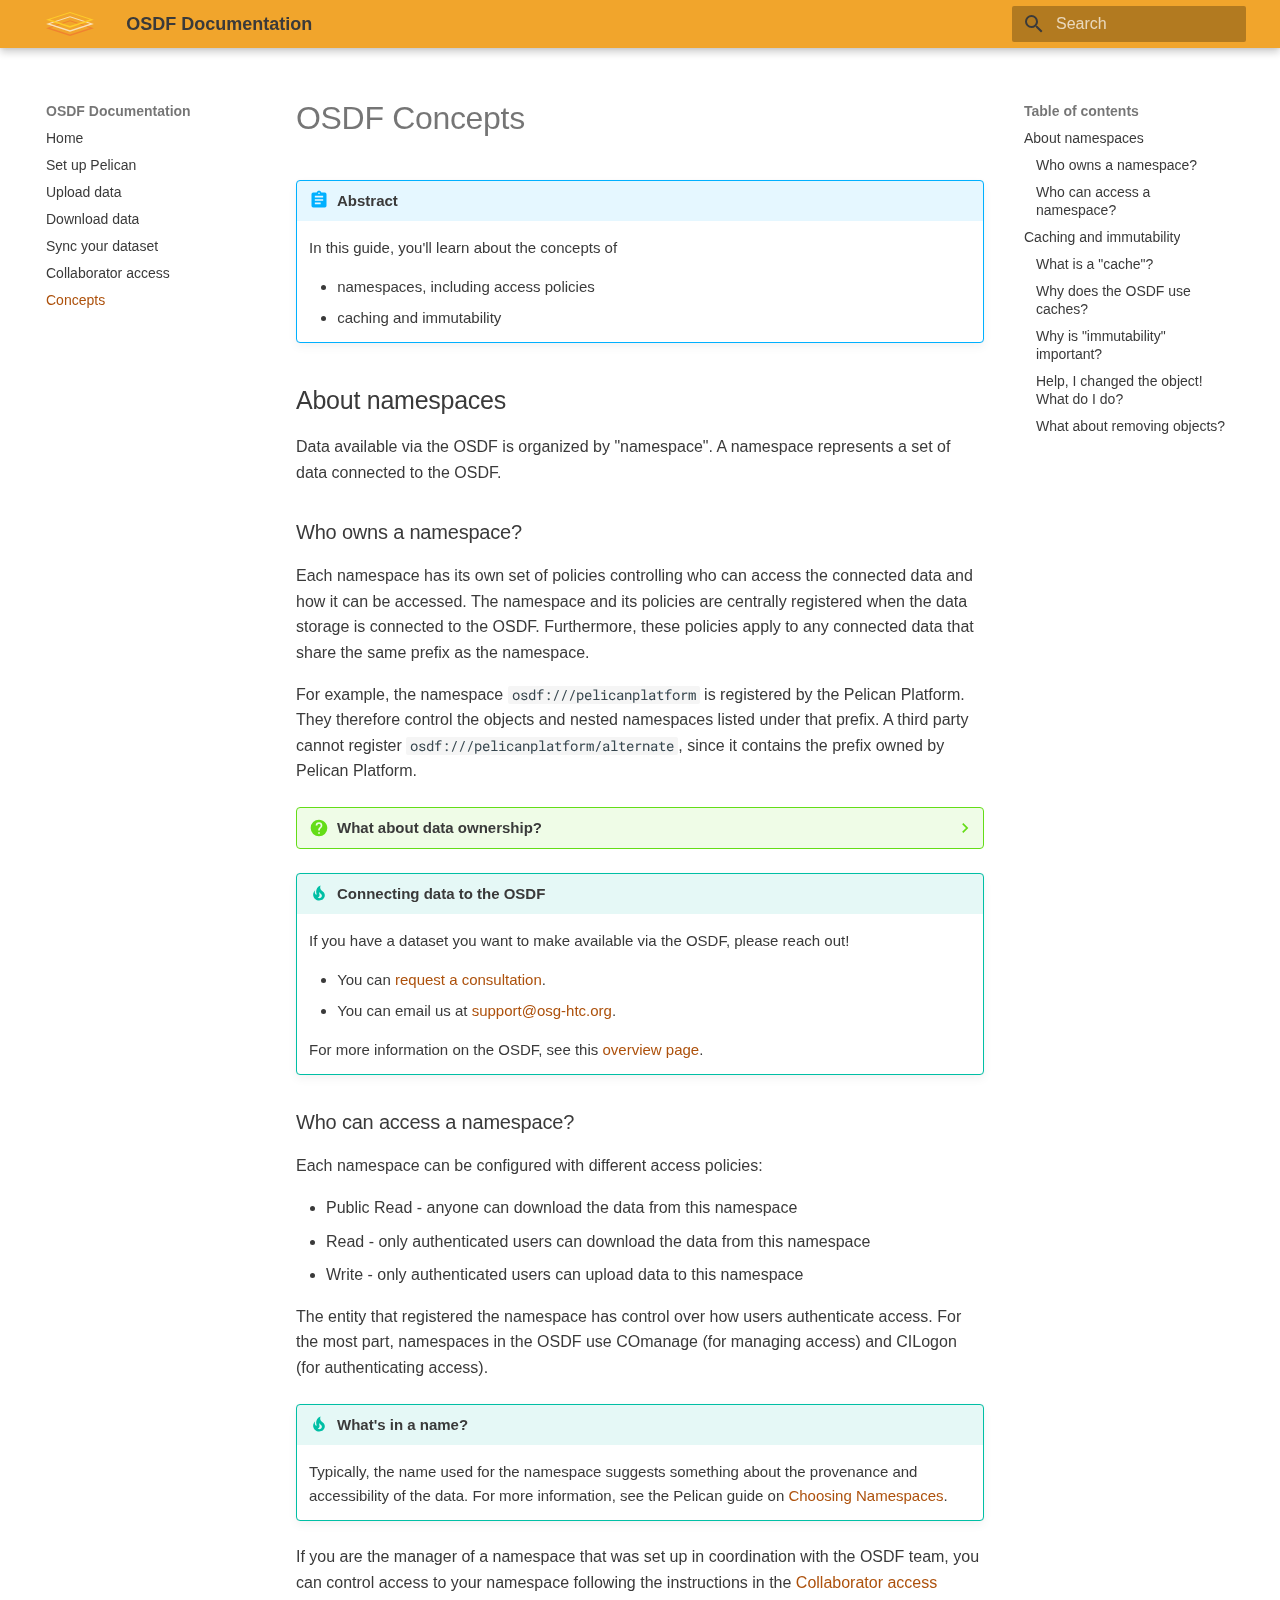
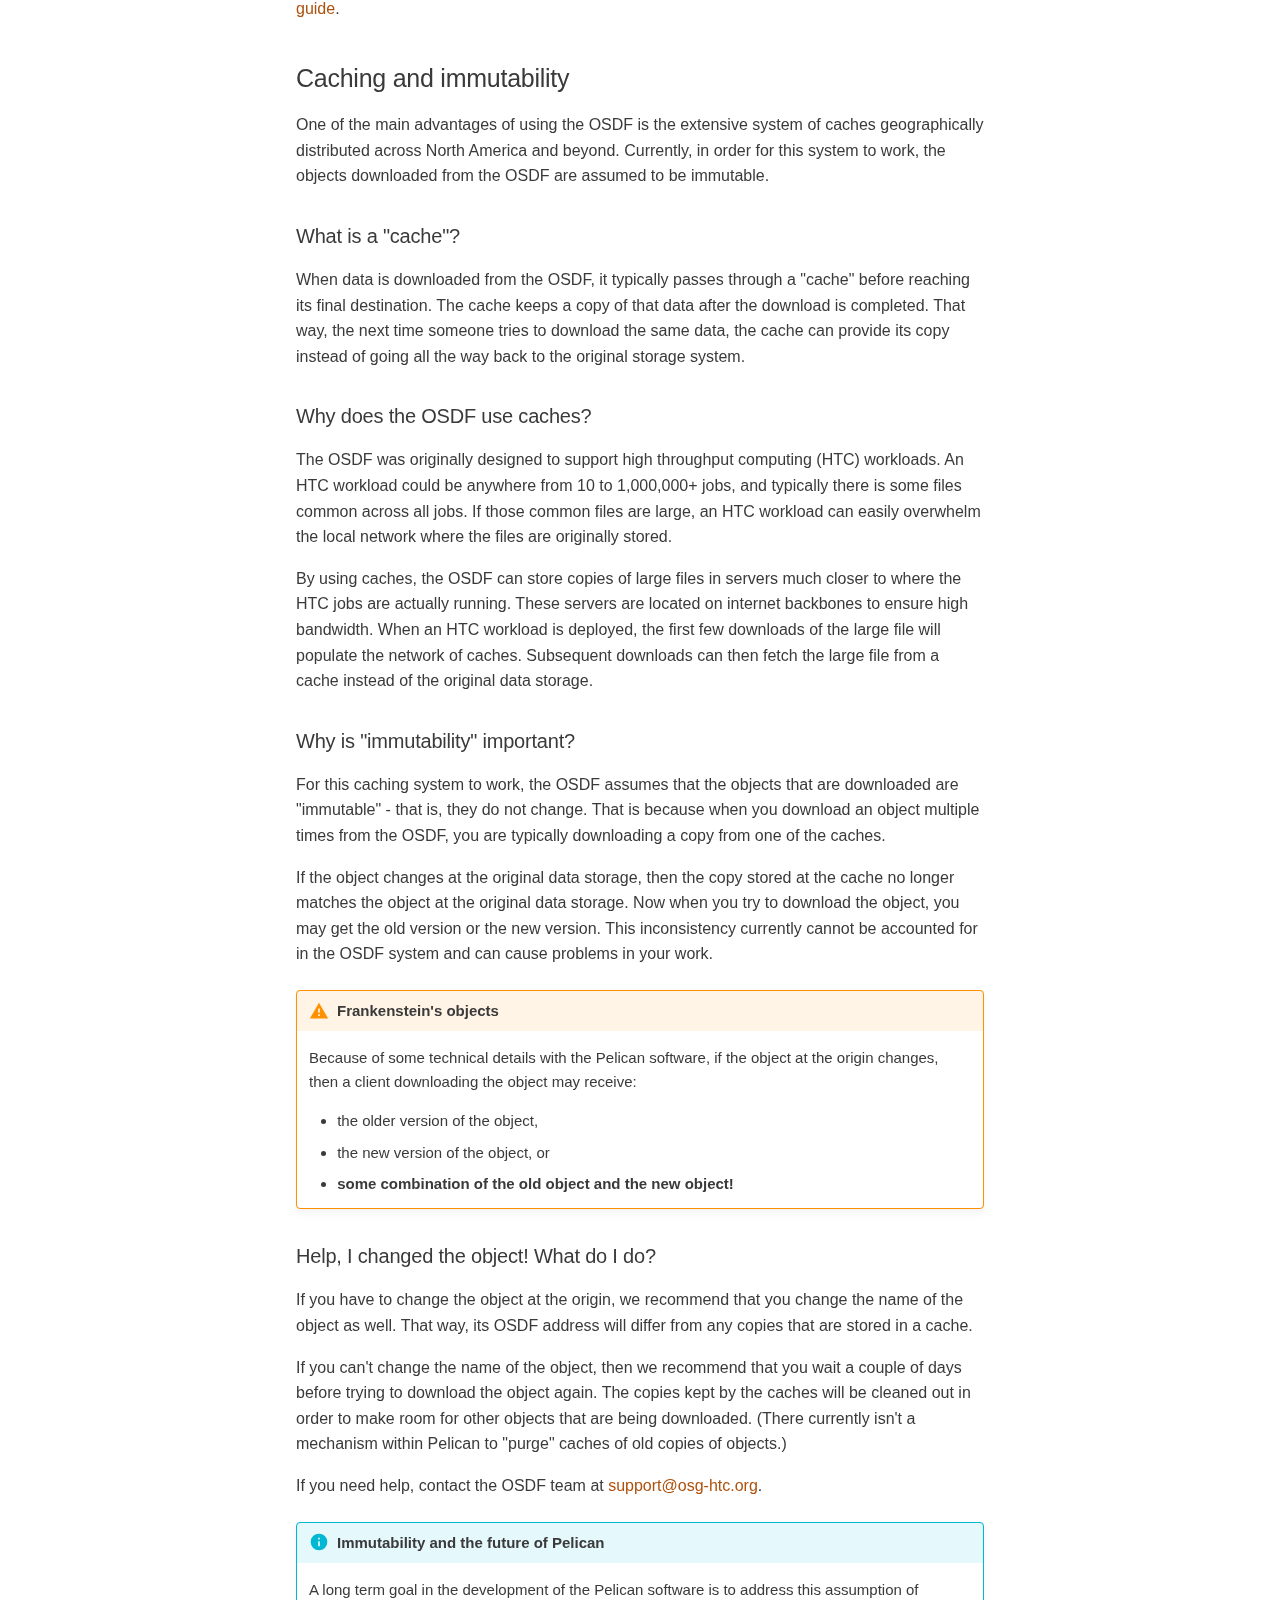
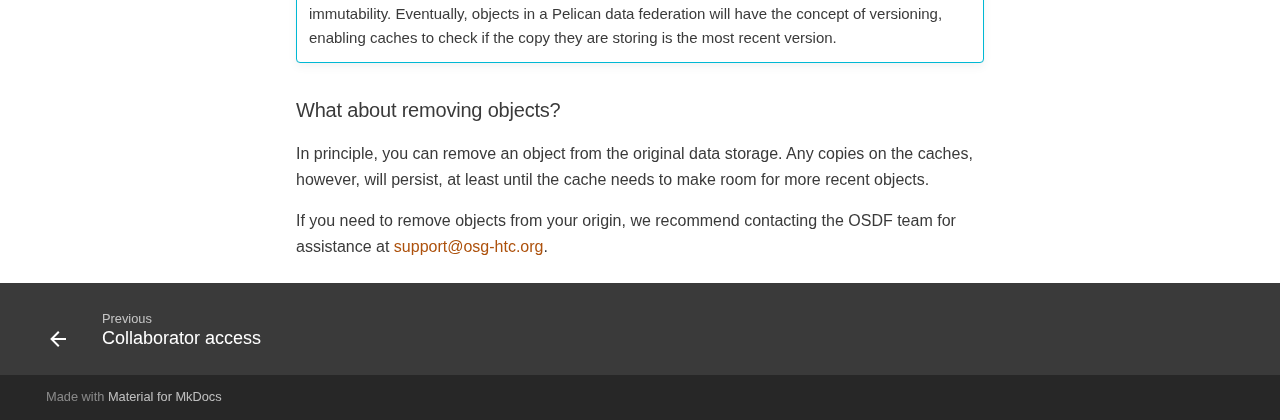
<file: concepts/index.html>
<!doctype html>
<html lang="en" class="no-js">
  <head>
    
      <meta charset="utf-8">
      <meta name="viewport" content="width=device-width,initial-scale=1">
      
      
      
        <link rel="canonical" href="https://docs.osdf.osg-htc.org/concepts/">
      
      
        <link rel="prev" href="../collaborators/">
      
      
      
      <link rel="icon" href="../assets/OSG_Logo.png">
      <meta name="generator" content="mkdocs-1.6.1, mkdocs-material-9.6.22">
    
    
      
        <title>Concepts - OSDF Documentation</title>
      
    
    
      <link rel="stylesheet" href="../assets/stylesheets/main.84d31ad4.min.css">
      
      
  
  
    
      
      
    
  
    
      
      
    
  
  
  <style>:root{--md-admonition-icon--halt:url('data:image/svg+xml;charset=utf-8,%3Csvg%20xmlns%3D%22http%3A//www.w3.org/2000/svg%22%20xml%3Aspace%3D%22preserve%22%20width%3D%22100.25%22%20height%3D%22100%22%20style%3D%22max-height%3A500px%22%3E%3Cstyle%3E.st0%7Bfill-rule%3Aevenodd%3Bclip-rule%3Aevenodd%7D%3C/style%3E%3Cpath%20fill%3D%22%23e30909%22%20d%3D%22M99.69%2028.98%2085.35%2014.64%2071.02.31%2070.71%200H29.29l-.31.31-14.34%2014.33L.31%2028.98l-.31.31v41.43l.31.31%2014.34%2014.34%2014.34%2014.34.3.3h41.43l.31-.31%2014.34-14.34%2014.34-14.34.3-.3V29.28l-.32-.3zM97.9%2069.84%2083.87%2083.87%2069.84%2097.9H30.16L16.13%2083.87%202.1%2069.84V30.16l14.03-14.03L30.16%202.1h39.68l14.03%2014.03L97.9%2030.16v39.68z%22%20class%3D%22st0%22/%3E%3Cpath%20fill%3D%22%23e30909%22%20d%3D%22M95.91%2030.98%2082.46%2017.54%2069.02%204.09H30.98L17.54%2017.54%204.09%2030.98v38.04l13.45%2013.45%2013.45%2013.45h38.04l13.45-13.45%2013.45-13.45V30.98zM54.92%2084.84c-11.15.57-19.03-4.79-25.59-13.56L19.07%2057.56a3.751%203.751%200%200%201%205.24-5.26l9.39%206.53c1.32.92%202.43.52%202.43-1.95V21.21c0-2.07%201.68-3.75%203.75-3.75%202.07%200%203.75%201.68%203.75%203.75v22.53c0%20.65.53%201.18%201.18%201.18.65%200%201.18-.53%201.18-1.18V17.6c0-2.07%201.68-3.75%203.75-3.75%202.07%200%203.75%201.68%203.75%203.75v26.14c0%20.65.53%201.18%201.18%201.18.65%200%201.18-.53%201.18-1.18V21.01c0-2.07%201.68-3.75%203.75-3.75%202.07%200%203.75%201.68%203.75%203.75v22.74c0%20.65.53%201.18%201.18%201.18.65%200%201.18-.53%201.18-1.18V28.79c0-2.07%201.68-3.75%203.75-3.75%202.07%200%203.75%201.68%203.75%203.75v32.8c.76%2017.54-6.5%2022.64-18.29%2023.25z%22%20class%3D%22st0%22/%3E%3Ctext%20y%3D%22115%22%20fill%3D%22%23e30909%22%20font-family%3D%22%27Helvetica%20Neue%27%2C%20Helvetica%2C%20Arial-Unicode%2C%20Arial%2C%20Sans-serif%22%20font-size%3D%225%22%20font-weight%3D%22bold%22%3ECreated%20by%20INDRAWATI%3C/text%3E%3Ctext%20y%3D%22120%22%20fill%3D%22%23e30909%22%20font-family%3D%22%27Helvetica%20Neue%27%2C%20Helvetica%2C%20Arial-Unicode%2C%20Arial%2C%20Sans-serif%22%20font-size%3D%225%22%20font-weight%3D%22bold%22%3Efrom%20the%20Noun%20Project%3C/text%3E%3C/svg%3E');--md-admonition-icon--pro-tip:url('data:image/svg+xml;charset=utf-8,%3Csvg%20xmlns%3D%22http%3A//www.w3.org/2000/svg%22%20viewBox%3D%220%200%2024%2024%22%3E%3Cpath%20d%3D%22M21.33%2012.91c.09%201.55-.62%203.04-1.89%203.95l.77%201.49c.23.45.26.98.06%201.45-.19.47-.58.84-1.06%201l-.79.25a1.687%201.687%200%200%201-1.86-.55L14.44%2018c-.89-.15-1.73-.53-2.44-1.1-.5.15-1%20.23-1.5.23-.88%200-1.76-.27-2.5-.79-.53.16-1.07.23-1.62.22-.79.01-1.57-.15-2.3-.45a4.1%204.1%200%200%201-2.43-3.61c-.08-.72.04-1.45.35-2.11-.29-.75-.32-1.57-.07-2.33C2.3%207.11%203%206.32%203.87%205.82c.58-1.69%202.21-2.82%204-2.7%201.6-1.5%204.05-1.66%205.83-.37.42-.11.86-.17%201.3-.17%201.36-.03%202.65.57%203.5%201.64%202.04.53%203.5%202.35%203.58%204.47.05%201.11-.25%202.2-.86%203.13.07.36.11.72.11%201.09m-5-1.41c.57.07%201.02.5%201.02%201.07a1%201%200%200%201-1%201h-.63c-.32.9-.88%201.69-1.62%202.29.25.09.51.14.77.21%205.13-.07%204.53-3.2%204.53-3.25a2.59%202.59%200%200%200-2.69-2.49%201%201%200%200%201-1-1%201%201%200%200%201%201-1c1.23.03%202.41.49%203.33%201.3.05-.29.08-.59.08-.89-.06-1.24-.62-2.32-2.87-2.53-1.25-2.96-4.4-1.32-4.4-.4-.03.23.21.72.25.75a1%201%200%200%201%201%201c0%20.55-.45%201-1%201-.53-.02-1.03-.22-1.43-.56-.48.31-1.03.5-1.6.56-.57.05-1.04-.35-1.07-.9a.97.97%200%200%201%20.88-1.1c.16-.02.94-.14.94-.77%200-.66.25-1.29.68-1.79-.92-.25-1.91.08-2.91%201.29C6.75%205%206%205.25%205.45%207.2%204.5%207.67%204%208%203.78%209c1.08-.22%202.19-.13%203.22.25.5.19.78.75.59%201.29-.19.52-.77.78-1.29.59-.73-.32-1.55-.34-2.3-.06-.32.27-.32.83-.32%201.27%200%20.74.37%201.43%201%201.83.53.27%201.12.41%201.71.4q-.225-.39-.39-.81a1.038%201.038%200%200%201%201.96-.68c.4%201.14%201.42%201.92%202.62%202.05%201.37-.07%202.59-.88%203.19-2.13.23-1.38%201.34-1.5%202.56-1.5m2%207.47-.62-1.3-.71.16%201%201.25zm-4.65-8.61a1%201%200%200%200-.91-1.03c-.71-.04-1.4.2-1.93.67-.57.58-.87%201.38-.84%202.19a1%201%200%200%200%201%201c.57%200%201-.45%201-1%200-.27.07-.54.23-.76.12-.1.27-.15.43-.15.55.03%201.02-.38%201.02-.92%22/%3E%3C/svg%3E');}</style>



    
    
      
    
    
      
        
        
        <link rel="preconnect" href="https://fonts.gstatic.com" crossorigin>
        <link rel="stylesheet" href="https://fonts.googleapis.com/css?family=Roboto:300,300i,400,400i,700,700i%7CRoboto+Mono:400,400i,700,700i&display=fallback">
        <style>:root{--md-text-font:"Roboto";--md-code-font:"Roboto Mono"}</style>
      
    
    
      <link rel="stylesheet" href="../stylesheets/code-highlight.css">
    
      <link rel="stylesheet" href="../stylesheets/osg.css">
    
    <script>__md_scope=new URL("..",location),__md_hash=e=>[...e].reduce(((e,_)=>(e<<5)-e+_.charCodeAt(0)),0),__md_get=(e,_=localStorage,t=__md_scope)=>JSON.parse(_.getItem(t.pathname+"."+e)),__md_set=(e,_,t=localStorage,a=__md_scope)=>{try{t.setItem(a.pathname+"."+e,JSON.stringify(_))}catch(e){}}</script>
    
      

    
    
    
  </head>
  
  
    <body dir="ltr">
  
    
    <input class="md-toggle" data-md-toggle="drawer" type="checkbox" id="__drawer" autocomplete="off">
    <input class="md-toggle" data-md-toggle="search" type="checkbox" id="__search" autocomplete="off">
    <label class="md-overlay" for="__drawer"></label>
    <div data-md-component="skip">
      
        
        <a href="#osdf-concepts" class="md-skip">
          Skip to content
        </a>
      
    </div>
    <div data-md-component="announce">
      
    </div>
    
    
      

  

<header class="md-header md-header--shadow" data-md-component="header">
  <nav class="md-header__inner md-grid" aria-label="Header">
    <a href=".." title="OSDF Documentation" class="md-header__button md-logo" aria-label="OSDF Documentation" data-md-component="logo">
      
  <img src="../assets/OSG_Logo.svg" alt="logo">

    </a>
    <label class="md-header__button md-icon" for="__drawer">
      
      <svg xmlns="http://www.w3.org/2000/svg" viewBox="0 0 24 24"><path d="M3 6h18v2H3zm0 5h18v2H3zm0 5h18v2H3z"/></svg>
    </label>
    <div class="md-header__title" data-md-component="header-title">
      <div class="md-header__ellipsis">
        <div class="md-header__topic">
          <span class="md-ellipsis">
            OSDF Documentation
          </span>
        </div>
        <div class="md-header__topic" data-md-component="header-topic">
          <span class="md-ellipsis">
            
              Concepts
            
          </span>
        </div>
      </div>
    </div>
    
    
      <script>var palette=__md_get("__palette");if(palette&&palette.color){if("(prefers-color-scheme)"===palette.color.media){var media=matchMedia("(prefers-color-scheme: light)"),input=document.querySelector(media.matches?"[data-md-color-media='(prefers-color-scheme: light)']":"[data-md-color-media='(prefers-color-scheme: dark)']");palette.color.media=input.getAttribute("data-md-color-media"),palette.color.scheme=input.getAttribute("data-md-color-scheme"),palette.color.primary=input.getAttribute("data-md-color-primary"),palette.color.accent=input.getAttribute("data-md-color-accent")}for(var[key,value]of Object.entries(palette.color))document.body.setAttribute("data-md-color-"+key,value)}</script>
    
    
    
      
      
        <label class="md-header__button md-icon" for="__search">
          
          <svg xmlns="http://www.w3.org/2000/svg" viewBox="0 0 24 24"><path d="M9.5 3A6.5 6.5 0 0 1 16 9.5c0 1.61-.59 3.09-1.56 4.23l.27.27h.79l5 5-1.5 1.5-5-5v-.79l-.27-.27A6.52 6.52 0 0 1 9.5 16 6.5 6.5 0 0 1 3 9.5 6.5 6.5 0 0 1 9.5 3m0 2C7 5 5 7 5 9.5S7 14 9.5 14 14 12 14 9.5 12 5 9.5 5"/></svg>
        </label>
        <div class="md-search" data-md-component="search" role="dialog">
  <label class="md-search__overlay" for="__search"></label>
  <div class="md-search__inner" role="search">
    <form class="md-search__form" name="search">
      <input type="text" class="md-search__input" name="query" aria-label="Search" placeholder="Search" autocapitalize="off" autocorrect="off" autocomplete="off" spellcheck="false" data-md-component="search-query" required>
      <label class="md-search__icon md-icon" for="__search">
        
        <svg xmlns="http://www.w3.org/2000/svg" viewBox="0 0 24 24"><path d="M9.5 3A6.5 6.5 0 0 1 16 9.5c0 1.61-.59 3.09-1.56 4.23l.27.27h.79l5 5-1.5 1.5-5-5v-.79l-.27-.27A6.52 6.52 0 0 1 9.5 16 6.5 6.5 0 0 1 3 9.5 6.5 6.5 0 0 1 9.5 3m0 2C7 5 5 7 5 9.5S7 14 9.5 14 14 12 14 9.5 12 5 9.5 5"/></svg>
        
        <svg xmlns="http://www.w3.org/2000/svg" viewBox="0 0 24 24"><path d="M20 11v2H8l5.5 5.5-1.42 1.42L4.16 12l7.92-7.92L13.5 5.5 8 11z"/></svg>
      </label>
      <nav class="md-search__options" aria-label="Search">
        
        <button type="reset" class="md-search__icon md-icon" title="Clear" aria-label="Clear" tabindex="-1">
          
          <svg xmlns="http://www.w3.org/2000/svg" viewBox="0 0 24 24"><path d="M19 6.41 17.59 5 12 10.59 6.41 5 5 6.41 10.59 12 5 17.59 6.41 19 12 13.41 17.59 19 19 17.59 13.41 12z"/></svg>
        </button>
      </nav>
      
    </form>
    <div class="md-search__output">
      <div class="md-search__scrollwrap" tabindex="0" data-md-scrollfix>
        <div class="md-search-result" data-md-component="search-result">
          <div class="md-search-result__meta">
            Initializing search
          </div>
          <ol class="md-search-result__list" role="presentation"></ol>
        </div>
      </div>
    </div>
  </div>
</div>
      
    
    
  </nav>
  
</header>
    
    <div class="md-container" data-md-component="container">
      
      
        
          
        
      
      <main class="md-main" data-md-component="main">
        <div class="md-main__inner md-grid">
          
            
              
              <div class="md-sidebar md-sidebar--primary" data-md-component="sidebar" data-md-type="navigation" >
                <div class="md-sidebar__scrollwrap">
                  <div class="md-sidebar__inner">
                    



<nav class="md-nav md-nav--primary" aria-label="Navigation" data-md-level="0">
  <label class="md-nav__title" for="__drawer">
    <a href=".." title="OSDF Documentation" class="md-nav__button md-logo" aria-label="OSDF Documentation" data-md-component="logo">
      
  <img src="../assets/OSG_Logo.svg" alt="logo">

    </a>
    OSDF Documentation
  </label>
  
  <ul class="md-nav__list" data-md-scrollfix>
    
      
      
  
  
  
  
    <li class="md-nav__item">
      <a href=".." class="md-nav__link">
        
  
  
  <span class="md-ellipsis">
    Home
    
  </span>
  

      </a>
    </li>
  

    
      
      
  
  
  
  
    <li class="md-nav__item">
      <a href="../pelican-client/" class="md-nav__link">
        
  
  
  <span class="md-ellipsis">
    Set up Pelican
    
  </span>
  

      </a>
    </li>
  

    
      
      
  
  
  
  
    <li class="md-nav__item">
      <a href="../upload-data/" class="md-nav__link">
        
  
  
  <span class="md-ellipsis">
    Upload data
    
  </span>
  

      </a>
    </li>
  

    
      
      
  
  
  
  
    <li class="md-nav__item">
      <a href="../download-data/" class="md-nav__link">
        
  
  
  <span class="md-ellipsis">
    Download data
    
  </span>
  

      </a>
    </li>
  

    
      
      
  
  
  
  
    <li class="md-nav__item">
      <a href="../sync-dataset/" class="md-nav__link">
        
  
  
  <span class="md-ellipsis">
    Sync your dataset
    
  </span>
  

      </a>
    </li>
  

    
      
      
  
  
  
  
    <li class="md-nav__item">
      <a href="../collaborators/" class="md-nav__link">
        
  
  
  <span class="md-ellipsis">
    Collaborator access
    
  </span>
  

      </a>
    </li>
  

    
      
      
  
  
    
  
  
  
    <li class="md-nav__item md-nav__item--active">
      
      <input class="md-nav__toggle md-toggle" type="checkbox" id="__toc">
      
      
        
      
      
        <label class="md-nav__link md-nav__link--active" for="__toc">
          
  
  
  <span class="md-ellipsis">
    Concepts
    
  </span>
  

          <span class="md-nav__icon md-icon"></span>
        </label>
      
      <a href="./" class="md-nav__link md-nav__link--active">
        
  
  
  <span class="md-ellipsis">
    Concepts
    
  </span>
  

      </a>
      
        

<nav class="md-nav md-nav--secondary" aria-label="Table of contents">
  
  
  
    
  
  
    <label class="md-nav__title" for="__toc">
      <span class="md-nav__icon md-icon"></span>
      Table of contents
    </label>
    <ul class="md-nav__list" data-md-component="toc" data-md-scrollfix>
      
        <li class="md-nav__item">
  <a href="#about-namespaces" class="md-nav__link">
    <span class="md-ellipsis">
      About namespaces
    </span>
  </a>
  
    <nav class="md-nav" aria-label="About namespaces">
      <ul class="md-nav__list">
        
          <li class="md-nav__item">
  <a href="#who-owns-a-namespace" class="md-nav__link">
    <span class="md-ellipsis">
      Who owns a namespace?
    </span>
  </a>
  
</li>
        
          <li class="md-nav__item">
  <a href="#who-can-access-a-namespace" class="md-nav__link">
    <span class="md-ellipsis">
      Who can access a namespace?
    </span>
  </a>
  
</li>
        
      </ul>
    </nav>
  
</li>
      
        <li class="md-nav__item">
  <a href="#caching-and-immutability" class="md-nav__link">
    <span class="md-ellipsis">
      Caching and immutability
    </span>
  </a>
  
    <nav class="md-nav" aria-label="Caching and immutability">
      <ul class="md-nav__list">
        
          <li class="md-nav__item">
  <a href="#what-is-a-cache" class="md-nav__link">
    <span class="md-ellipsis">
      What is a "cache"?
    </span>
  </a>
  
</li>
        
          <li class="md-nav__item">
  <a href="#why-does-the-osdf-use-caches" class="md-nav__link">
    <span class="md-ellipsis">
      Why does the OSDF use caches?
    </span>
  </a>
  
</li>
        
          <li class="md-nav__item">
  <a href="#why-is-immutability-important" class="md-nav__link">
    <span class="md-ellipsis">
      Why is "immutability" important?
    </span>
  </a>
  
</li>
        
          <li class="md-nav__item">
  <a href="#help-i-changed-the-object-what-do-i-do" class="md-nav__link">
    <span class="md-ellipsis">
      Help, I changed the object! What do I do?
    </span>
  </a>
  
</li>
        
          <li class="md-nav__item">
  <a href="#what-about-removing-objects" class="md-nav__link">
    <span class="md-ellipsis">
      What about removing objects?
    </span>
  </a>
  
</li>
        
      </ul>
    </nav>
  
</li>
      
    </ul>
  
</nav>
      
    </li>
  

    
  </ul>
</nav>
                  </div>
                </div>
              </div>
            
            
              
              <div class="md-sidebar md-sidebar--secondary" data-md-component="sidebar" data-md-type="toc" >
                <div class="md-sidebar__scrollwrap">
                  <div class="md-sidebar__inner">
                    

<nav class="md-nav md-nav--secondary" aria-label="Table of contents">
  
  
  
    
  
  
    <label class="md-nav__title" for="__toc">
      <span class="md-nav__icon md-icon"></span>
      Table of contents
    </label>
    <ul class="md-nav__list" data-md-component="toc" data-md-scrollfix>
      
        <li class="md-nav__item">
  <a href="#about-namespaces" class="md-nav__link">
    <span class="md-ellipsis">
      About namespaces
    </span>
  </a>
  
    <nav class="md-nav" aria-label="About namespaces">
      <ul class="md-nav__list">
        
          <li class="md-nav__item">
  <a href="#who-owns-a-namespace" class="md-nav__link">
    <span class="md-ellipsis">
      Who owns a namespace?
    </span>
  </a>
  
</li>
        
          <li class="md-nav__item">
  <a href="#who-can-access-a-namespace" class="md-nav__link">
    <span class="md-ellipsis">
      Who can access a namespace?
    </span>
  </a>
  
</li>
        
      </ul>
    </nav>
  
</li>
      
        <li class="md-nav__item">
  <a href="#caching-and-immutability" class="md-nav__link">
    <span class="md-ellipsis">
      Caching and immutability
    </span>
  </a>
  
    <nav class="md-nav" aria-label="Caching and immutability">
      <ul class="md-nav__list">
        
          <li class="md-nav__item">
  <a href="#what-is-a-cache" class="md-nav__link">
    <span class="md-ellipsis">
      What is a "cache"?
    </span>
  </a>
  
</li>
        
          <li class="md-nav__item">
  <a href="#why-does-the-osdf-use-caches" class="md-nav__link">
    <span class="md-ellipsis">
      Why does the OSDF use caches?
    </span>
  </a>
  
</li>
        
          <li class="md-nav__item">
  <a href="#why-is-immutability-important" class="md-nav__link">
    <span class="md-ellipsis">
      Why is "immutability" important?
    </span>
  </a>
  
</li>
        
          <li class="md-nav__item">
  <a href="#help-i-changed-the-object-what-do-i-do" class="md-nav__link">
    <span class="md-ellipsis">
      Help, I changed the object! What do I do?
    </span>
  </a>
  
</li>
        
          <li class="md-nav__item">
  <a href="#what-about-removing-objects" class="md-nav__link">
    <span class="md-ellipsis">
      What about removing objects?
    </span>
  </a>
  
</li>
        
      </ul>
    </nav>
  
</li>
      
    </ul>
  
</nav>
                  </div>
                </div>
              </div>
            
          
          
            <div class="md-content" data-md-component="content">
              <article class="md-content__inner md-typeset">
                
                  



<h1 id="osdf-concepts">OSDF Concepts<a class="headerlink" href="#osdf-concepts" title="Permanent link">&para;</a></h1>
<div class="admonition abstract">
<p class="admonition-title">Abstract</p>
<p>In this guide, you'll learn about the concepts of</p>
<ul>
<li>namespaces, including access policies</li>
<li>caching and immutability</li>
</ul>
</div>
<h2 id="about-namespaces">About namespaces<a class="headerlink" href="#about-namespaces" title="Permanent link">&para;</a></h2>
<p>Data available via the OSDF is organized by "namespace".
A namespace represents a set of data connected to the OSDF.</p>
<h3 id="who-owns-a-namespace">Who owns a namespace?<a class="headerlink" href="#who-owns-a-namespace" title="Permanent link">&para;</a></h3>
<p>Each namespace has its own set of policies controlling who can access the connected data and how it can be accessed.
The namespace and its policies are centrally registered when the data storage is connected to the OSDF.
Furthermore, these policies apply to any connected data that share the same prefix as the namespace.</p>
<p>For example, the namespace <code>osdf:///pelicanplatform</code> is registered by the Pelican Platform. 
They therefore control the objects and nested namespaces listed under that prefix.
A third party cannot register <code>osdf:///pelicanplatform/alternate</code>, since it contains the prefix owned by Pelican Platform.</p>
<details class="question">
<summary>What about data ownership?</summary>
<p>The OSDF and other federations using the Pelican Platform are merely distribution systems: <strong>the data provider maintains ownership of their data</strong> under the data federation model.
If the data provider limits access to their data to certain users, every component of the federation will respect those limitations.</p>
</details>
<div class="admonition tip">
<p class="admonition-title">Connecting data to the OSDF</p>
<p>If you have a dataset you want to make available via the OSDF, please reach out! </p>
<ul>
<li>You can <a href="https://docs.google.com/forms/d/e/1FAIpQLSdr3pLLRlEbhbf-h8cdZ5N9UJpshIDdgUeHJ07keRUK8ecKOw/viewform?usp=dialog">request a consultation</a>.</li>
<li>You can email us at <a href="mailto:support@osg-htc.org">support@osg-htc.org</a>.</li>
</ul>
<p>For more information on the OSDF, see this <a href="https://osg-htc.org/services/osdf">overview page</a>.</p>
</div>
<h3 id="who-can-access-a-namespace">Who can access a namespace?<a class="headerlink" href="#who-can-access-a-namespace" title="Permanent link">&para;</a></h3>
<p>Each namespace can be configured with different access policies:</p>
<ul>
<li>Public Read - anyone can download the data from this namespace</li>
<li>Read - only authenticated users can download the data from this namespace</li>
<li>Write - only authenticated users can upload data to this namespace</li>
</ul>
<p>The entity that registered the namespace has control over how users authenticate access.
For the most part, namespaces in the OSDF use COmanage (for managing access) and CILogon (for authenticating access).</p>
<div class="admonition tip">
<p class="admonition-title">What's in a name?</p>
<p>Typically, the name used for the namespace suggests something about the provenance and accessibility of the data.
For more information, see the Pelican guide on <a href="https://docs.pelicanplatform.org/federating-your-data/choosing-namespaces">Choosing Namespaces</a>.</p>
</div>
<p>If you are the manager of a namespace that was set up in coordination with the OSDF team, you can control access to your namespace following the instructions in the <a href="../collaborators/">Collaborator access guide</a>.</p>
<h2 id="caching-and-immutability">Caching and immutability<a class="headerlink" href="#caching-and-immutability" title="Permanent link">&para;</a></h2>
<p>One of the main advantages of using the OSDF is the extensive system of caches geographically distributed across North America and beyond.
Currently, in order for this system to work, the objects downloaded from the OSDF are assumed to be immutable.</p>
<h3 id="what-is-a-cache">What is a "cache"?<a class="headerlink" href="#what-is-a-cache" title="Permanent link">&para;</a></h3>
<p>When data is downloaded from the OSDF, it typically passes through a "cache" before reaching its final destination.
The cache keeps a copy of that data after the download is completed. 
That way, the next time someone tries to download the same data, the cache can provide its copy instead of going all the way back to the original storage system.</p>
<h3 id="why-does-the-osdf-use-caches">Why does the OSDF use caches?<a class="headerlink" href="#why-does-the-osdf-use-caches" title="Permanent link">&para;</a></h3>
<p>The OSDF was originally designed to support high throughput computing (HTC) workloads.
An HTC workload could be anywhere from 10 to 1,000,000+ jobs, and typically there is some files common across all jobs.
If those common files are large, an HTC workload can easily overwhelm the local network where the files are originally stored.</p>
<p>By using caches, the OSDF can store copies of large files in servers much closer to where the HTC jobs are actually running. 
These servers are located on internet backbones to ensure high bandwidth.
When an HTC workload is deployed, the first few downloads of the large file will populate the network of caches.
Subsequent downloads can then fetch the large file from a cache instead of the original data storage.</p>
<h3 id="why-is-immutability-important">Why is "immutability" important?<a class="headerlink" href="#why-is-immutability-important" title="Permanent link">&para;</a></h3>
<p>For this caching system to work, the OSDF assumes that the objects that are downloaded are "immutable" - that is, they do not change.
That is because when you download an object multiple times from the OSDF, you are typically downloading a copy from one of the caches.</p>
<p>If the object changes at the original data storage, then the copy stored at the cache no longer matches the object at the original data storage.
Now when you try to download the object, you may get the old version or the new version.
This inconsistency currently cannot be accounted for in the OSDF system and can cause problems in your work.</p>
<div class="admonition warning">
<p class="admonition-title">Frankenstein's objects</p>
<p>Because of some technical details with the Pelican software, if the object at the origin changes, then a client downloading the object may receive:</p>
<ul>
<li>the older version of the object,</li>
<li>the new version of the object, or</li>
<li><strong>some combination of the old object and the new object!</strong></li>
</ul>
</div>
<h3 id="help-i-changed-the-object-what-do-i-do">Help, I changed the object! What do I do?<a class="headerlink" href="#help-i-changed-the-object-what-do-i-do" title="Permanent link">&para;</a></h3>
<p>If you have to change the object at the origin, we recommend that you change the name of the object as well.
That way, its OSDF address will differ from any copies that are stored in a cache.</p>
<p>If you can't change the name of the object, then we recommend that you wait a couple of days before trying to download the object again.
The copies kept by the caches will be cleaned out in order to make room for other objects that are being downloaded.
(There currently isn't a mechanism within Pelican to "purge" caches of old copies of objects.)</p>
<p>If you need help, contact the OSDF team at <a href="mailto:support@osg-htc.org">support@osg-htc.org</a>.</p>
<div class="admonition info">
<p class="admonition-title">Immutability and the future of Pelican</p>
<p>A long term goal in the development of the Pelican software is to address this assumption of immutability.
Eventually, objects in a Pelican data federation will have the concept of versioning, enabling caches to check if the copy they are storing is the most recent version.</p>
</div>
<h3 id="what-about-removing-objects">What about removing objects?<a class="headerlink" href="#what-about-removing-objects" title="Permanent link">&para;</a></h3>
<p>In principle, you can remove an object from the original data storage.
Any copies on the caches, however, will persist, at least until the cache needs to make room for more recent objects.</p>
<p>If you need to remove objects from your origin, we recommend contacting the OSDF team for assistance at <a href="mailto:support@osg-htc.org">support@osg-htc.org</a>.</p>












                
              </article>
            </div>
          
          
<script>var target=document.getElementById(location.hash.slice(1));target&&target.name&&(target.checked=target.name.startsWith("__tabbed_"))</script>
        </div>
        
      </main>
      
        <footer class="md-footer">
  
    
      
      <nav class="md-footer__inner md-grid" aria-label="Footer" >
        
          
          <a href="../collaborators/" class="md-footer__link md-footer__link--prev" aria-label="Previous: Collaborator access">
            <div class="md-footer__button md-icon">
              
              <svg xmlns="http://www.w3.org/2000/svg" viewBox="0 0 24 24"><path d="M20 11v2H8l5.5 5.5-1.42 1.42L4.16 12l7.92-7.92L13.5 5.5 8 11z"/></svg>
            </div>
            <div class="md-footer__title">
              <span class="md-footer__direction">
                Previous
              </span>
              <div class="md-ellipsis">
                Collaborator access
              </div>
            </div>
          </a>
        
        
      </nav>
    
  
  <div class="md-footer-meta md-typeset">
    <div class="md-footer-meta__inner md-grid">
      <div class="md-copyright">
  
  
    Made with
    <a href="https://squidfunk.github.io/mkdocs-material/" target="_blank" rel="noopener">
      Material for MkDocs
    </a>
  
</div>
      
    </div>
  </div>
</footer>
      
    </div>
    <div class="md-dialog" data-md-component="dialog">
      <div class="md-dialog__inner md-typeset"></div>
    </div>
    
    
    
      
      <script id="__config" type="application/json">{"base": "..", "features": ["navigation.footer"], "search": "../assets/javascripts/workers/search.973d3a69.min.js", "tags": null, "translations": {"clipboard.copied": "Copied to clipboard", "clipboard.copy": "Copy to clipboard", "search.result.more.one": "1 more on this page", "search.result.more.other": "# more on this page", "search.result.none": "No matching documents", "search.result.one": "1 matching document", "search.result.other": "# matching documents", "search.result.placeholder": "Type to start searching", "search.result.term.missing": "Missing", "select.version": "Select version"}, "version": null}</script>
    
    
      <script src="../assets/javascripts/bundle.f55a23d4.min.js"></script>
      
    
  </body>
</html>
</file>
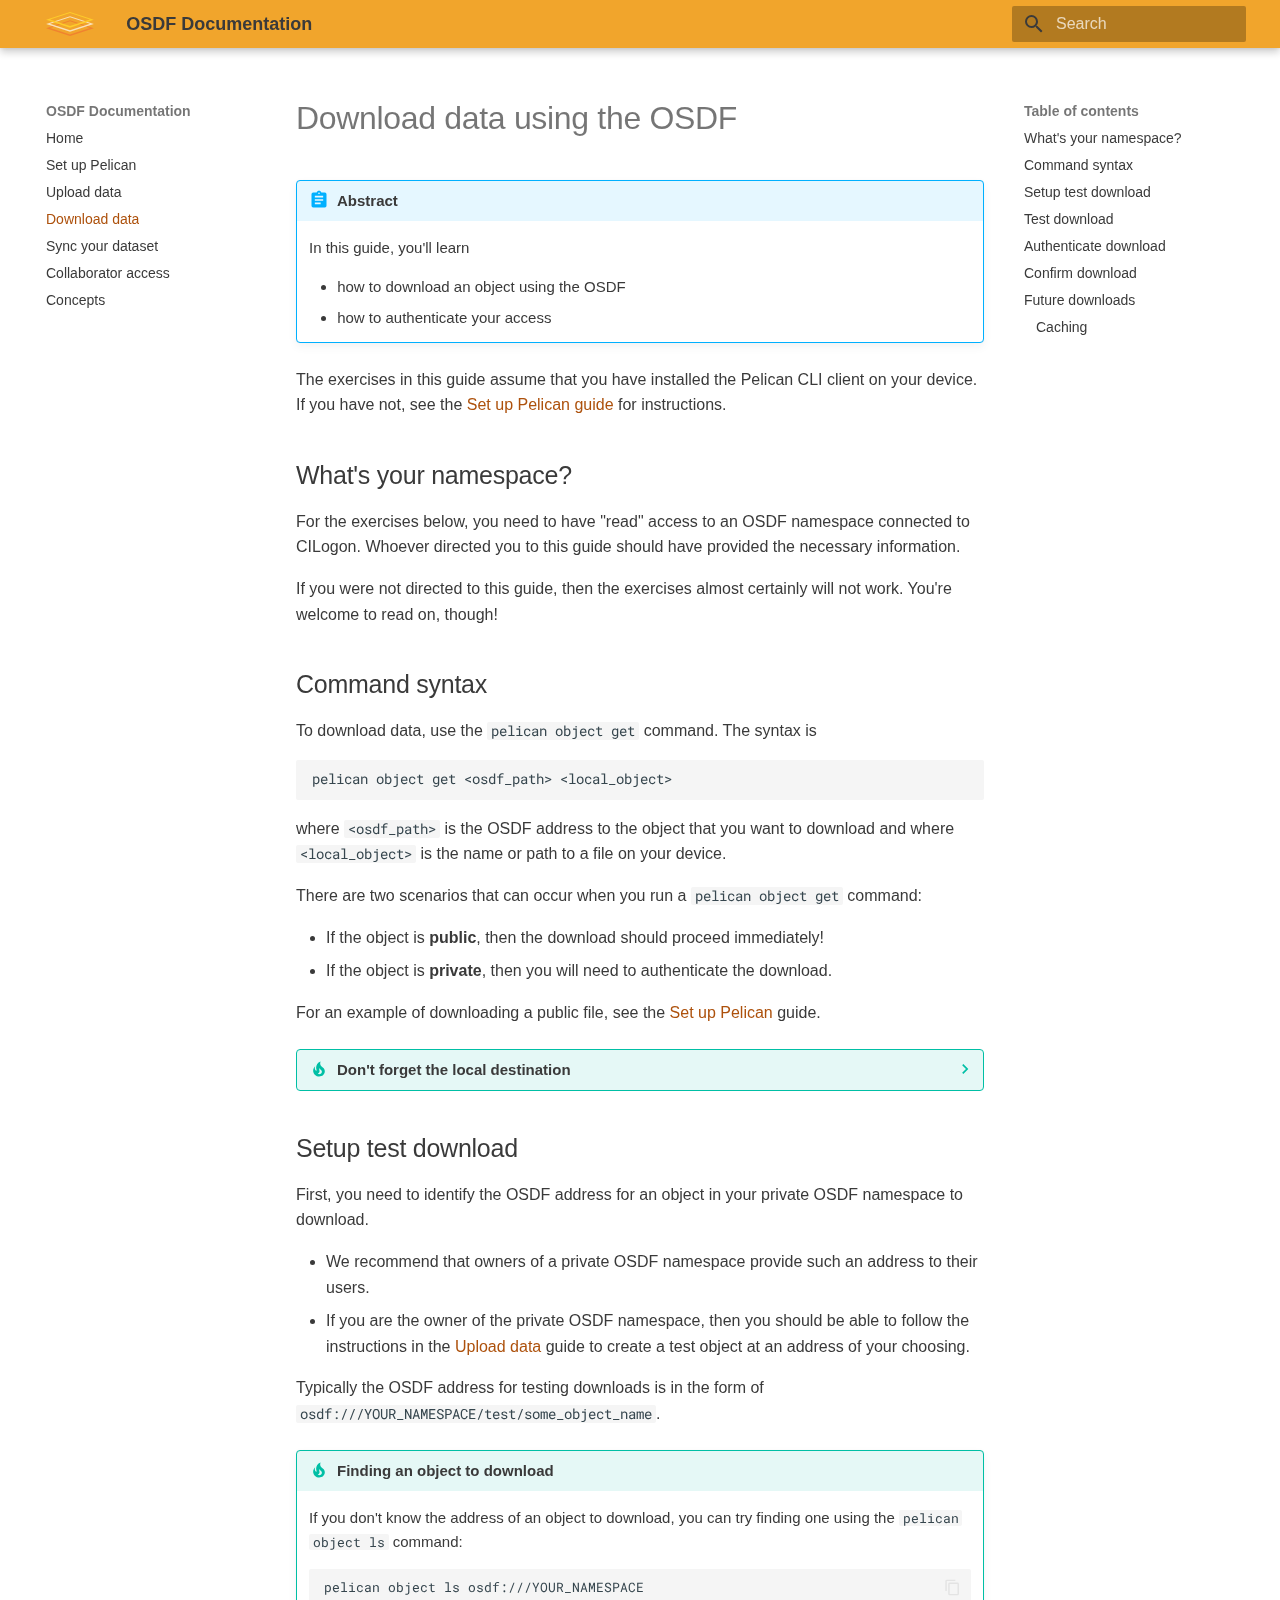
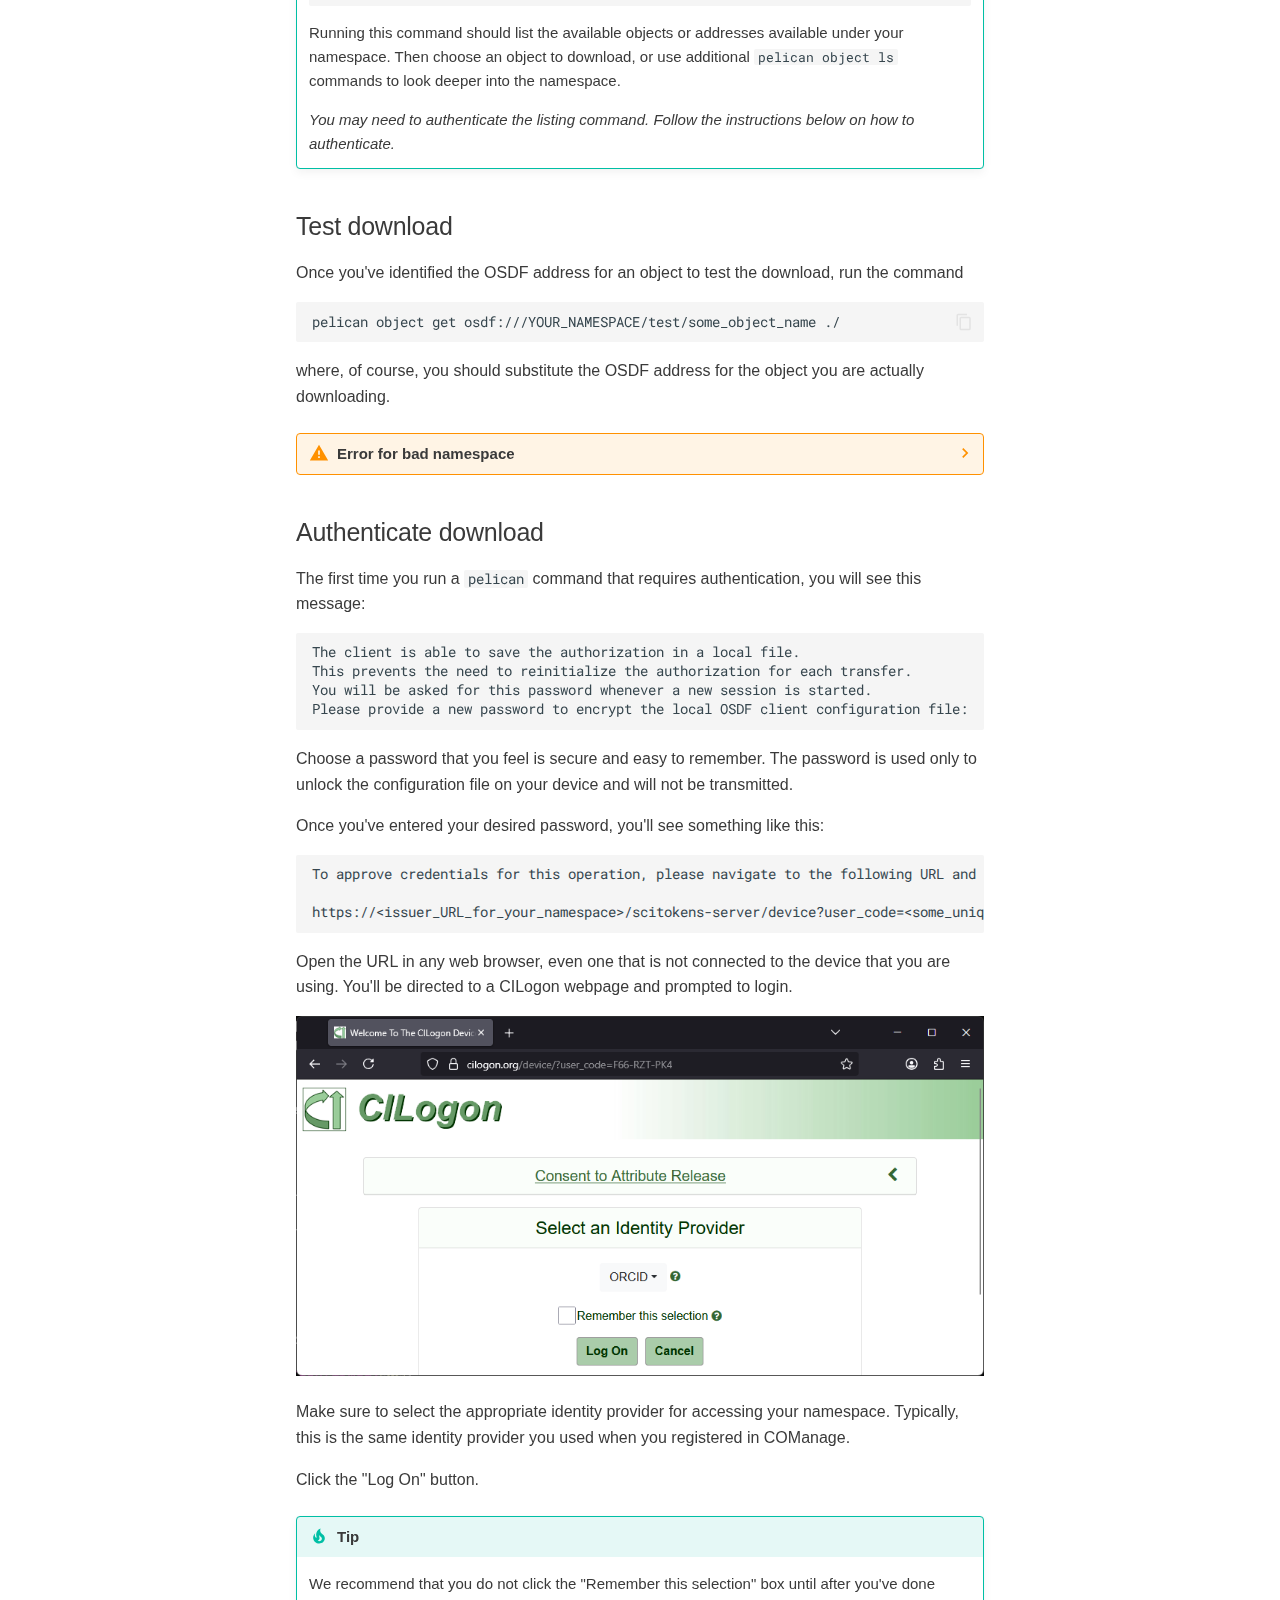
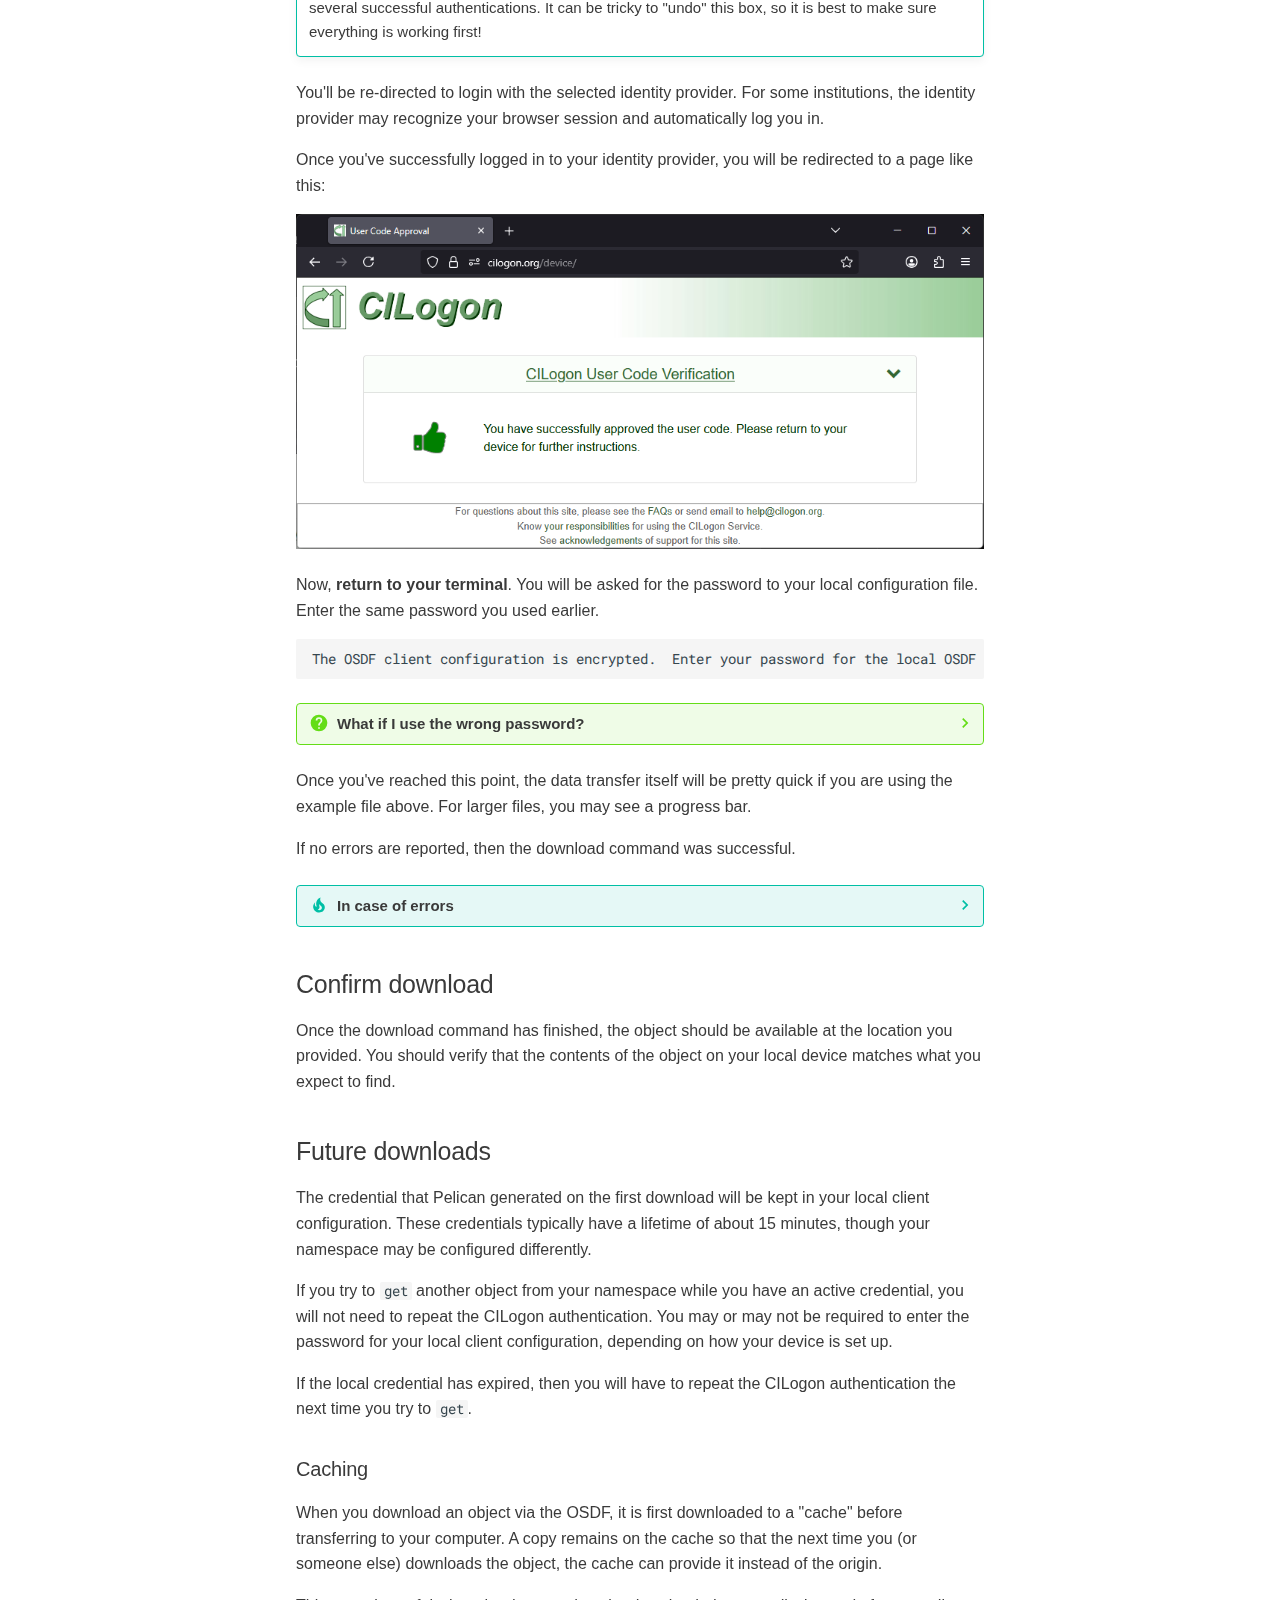
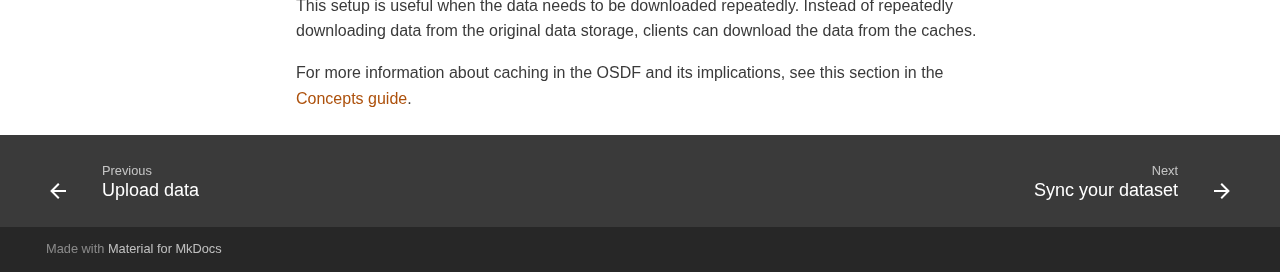
<file: download-data/index.html>
<!doctype html>
<html lang="en" class="no-js">
  <head>
    
      <meta charset="utf-8">
      <meta name="viewport" content="width=device-width,initial-scale=1">
      
      
      
        <link rel="canonical" href="https://docs.osdf.osg-htc.org/download-data/">
      
      
        <link rel="prev" href="../upload-data/">
      
      
        <link rel="next" href="../sync-dataset/">
      
      
      <link rel="icon" href="../assets/OSG_Logo.png">
      <meta name="generator" content="mkdocs-1.6.1, mkdocs-material-9.6.22">
    
    
      
        <title>Download data - OSDF Documentation</title>
      
    
    
      <link rel="stylesheet" href="../assets/stylesheets/main.84d31ad4.min.css">
      
      
  
  
    
      
      
    
  
    
      
      
    
  
  
  <style>:root{--md-admonition-icon--halt:url('data:image/svg+xml;charset=utf-8,%3Csvg%20xmlns%3D%22http%3A//www.w3.org/2000/svg%22%20xml%3Aspace%3D%22preserve%22%20width%3D%22100.25%22%20height%3D%22100%22%20style%3D%22max-height%3A500px%22%3E%3Cstyle%3E.st0%7Bfill-rule%3Aevenodd%3Bclip-rule%3Aevenodd%7D%3C/style%3E%3Cpath%20fill%3D%22%23e30909%22%20d%3D%22M99.69%2028.98%2085.35%2014.64%2071.02.31%2070.71%200H29.29l-.31.31-14.34%2014.33L.31%2028.98l-.31.31v41.43l.31.31%2014.34%2014.34%2014.34%2014.34.3.3h41.43l.31-.31%2014.34-14.34%2014.34-14.34.3-.3V29.28l-.32-.3zM97.9%2069.84%2083.87%2083.87%2069.84%2097.9H30.16L16.13%2083.87%202.1%2069.84V30.16l14.03-14.03L30.16%202.1h39.68l14.03%2014.03L97.9%2030.16v39.68z%22%20class%3D%22st0%22/%3E%3Cpath%20fill%3D%22%23e30909%22%20d%3D%22M95.91%2030.98%2082.46%2017.54%2069.02%204.09H30.98L17.54%2017.54%204.09%2030.98v38.04l13.45%2013.45%2013.45%2013.45h38.04l13.45-13.45%2013.45-13.45V30.98zM54.92%2084.84c-11.15.57-19.03-4.79-25.59-13.56L19.07%2057.56a3.751%203.751%200%200%201%205.24-5.26l9.39%206.53c1.32.92%202.43.52%202.43-1.95V21.21c0-2.07%201.68-3.75%203.75-3.75%202.07%200%203.75%201.68%203.75%203.75v22.53c0%20.65.53%201.18%201.18%201.18.65%200%201.18-.53%201.18-1.18V17.6c0-2.07%201.68-3.75%203.75-3.75%202.07%200%203.75%201.68%203.75%203.75v26.14c0%20.65.53%201.18%201.18%201.18.65%200%201.18-.53%201.18-1.18V21.01c0-2.07%201.68-3.75%203.75-3.75%202.07%200%203.75%201.68%203.75%203.75v22.74c0%20.65.53%201.18%201.18%201.18.65%200%201.18-.53%201.18-1.18V28.79c0-2.07%201.68-3.75%203.75-3.75%202.07%200%203.75%201.68%203.75%203.75v32.8c.76%2017.54-6.5%2022.64-18.29%2023.25z%22%20class%3D%22st0%22/%3E%3Ctext%20y%3D%22115%22%20fill%3D%22%23e30909%22%20font-family%3D%22%27Helvetica%20Neue%27%2C%20Helvetica%2C%20Arial-Unicode%2C%20Arial%2C%20Sans-serif%22%20font-size%3D%225%22%20font-weight%3D%22bold%22%3ECreated%20by%20INDRAWATI%3C/text%3E%3Ctext%20y%3D%22120%22%20fill%3D%22%23e30909%22%20font-family%3D%22%27Helvetica%20Neue%27%2C%20Helvetica%2C%20Arial-Unicode%2C%20Arial%2C%20Sans-serif%22%20font-size%3D%225%22%20font-weight%3D%22bold%22%3Efrom%20the%20Noun%20Project%3C/text%3E%3C/svg%3E');--md-admonition-icon--pro-tip:url('data:image/svg+xml;charset=utf-8,%3Csvg%20xmlns%3D%22http%3A//www.w3.org/2000/svg%22%20viewBox%3D%220%200%2024%2024%22%3E%3Cpath%20d%3D%22M21.33%2012.91c.09%201.55-.62%203.04-1.89%203.95l.77%201.49c.23.45.26.98.06%201.45-.19.47-.58.84-1.06%201l-.79.25a1.687%201.687%200%200%201-1.86-.55L14.44%2018c-.89-.15-1.73-.53-2.44-1.1-.5.15-1%20.23-1.5.23-.88%200-1.76-.27-2.5-.79-.53.16-1.07.23-1.62.22-.79.01-1.57-.15-2.3-.45a4.1%204.1%200%200%201-2.43-3.61c-.08-.72.04-1.45.35-2.11-.29-.75-.32-1.57-.07-2.33C2.3%207.11%203%206.32%203.87%205.82c.58-1.69%202.21-2.82%204-2.7%201.6-1.5%204.05-1.66%205.83-.37.42-.11.86-.17%201.3-.17%201.36-.03%202.65.57%203.5%201.64%202.04.53%203.5%202.35%203.58%204.47.05%201.11-.25%202.2-.86%203.13.07.36.11.72.11%201.09m-5-1.41c.57.07%201.02.5%201.02%201.07a1%201%200%200%201-1%201h-.63c-.32.9-.88%201.69-1.62%202.29.25.09.51.14.77.21%205.13-.07%204.53-3.2%204.53-3.25a2.59%202.59%200%200%200-2.69-2.49%201%201%200%200%201-1-1%201%201%200%200%201%201-1c1.23.03%202.41.49%203.33%201.3.05-.29.08-.59.08-.89-.06-1.24-.62-2.32-2.87-2.53-1.25-2.96-4.4-1.32-4.4-.4-.03.23.21.72.25.75a1%201%200%200%201%201%201c0%20.55-.45%201-1%201-.53-.02-1.03-.22-1.43-.56-.48.31-1.03.5-1.6.56-.57.05-1.04-.35-1.07-.9a.97.97%200%200%201%20.88-1.1c.16-.02.94-.14.94-.77%200-.66.25-1.29.68-1.79-.92-.25-1.91.08-2.91%201.29C6.75%205%206%205.25%205.45%207.2%204.5%207.67%204%208%203.78%209c1.08-.22%202.19-.13%203.22.25.5.19.78.75.59%201.29-.19.52-.77.78-1.29.59-.73-.32-1.55-.34-2.3-.06-.32.27-.32.83-.32%201.27%200%20.74.37%201.43%201%201.83.53.27%201.12.41%201.71.4q-.225-.39-.39-.81a1.038%201.038%200%200%201%201.96-.68c.4%201.14%201.42%201.92%202.62%202.05%201.37-.07%202.59-.88%203.19-2.13.23-1.38%201.34-1.5%202.56-1.5m2%207.47-.62-1.3-.71.16%201%201.25zm-4.65-8.61a1%201%200%200%200-.91-1.03c-.71-.04-1.4.2-1.93.67-.57.58-.87%201.38-.84%202.19a1%201%200%200%200%201%201c.57%200%201-.45%201-1%200-.27.07-.54.23-.76.12-.1.27-.15.43-.15.55.03%201.02-.38%201.02-.92%22/%3E%3C/svg%3E');}</style>



    
    
      
    
    
      
        
        
        <link rel="preconnect" href="https://fonts.gstatic.com" crossorigin>
        <link rel="stylesheet" href="https://fonts.googleapis.com/css?family=Roboto:300,300i,400,400i,700,700i%7CRoboto+Mono:400,400i,700,700i&display=fallback">
        <style>:root{--md-text-font:"Roboto";--md-code-font:"Roboto Mono"}</style>
      
    
    
      <link rel="stylesheet" href="../stylesheets/code-highlight.css">
    
      <link rel="stylesheet" href="../stylesheets/osg.css">
    
    <script>__md_scope=new URL("..",location),__md_hash=e=>[...e].reduce(((e,_)=>(e<<5)-e+_.charCodeAt(0)),0),__md_get=(e,_=localStorage,t=__md_scope)=>JSON.parse(_.getItem(t.pathname+"."+e)),__md_set=(e,_,t=localStorage,a=__md_scope)=>{try{t.setItem(a.pathname+"."+e,JSON.stringify(_))}catch(e){}}</script>
    
      

    
    
    
  </head>
  
  
    <body dir="ltr">
  
    
    <input class="md-toggle" data-md-toggle="drawer" type="checkbox" id="__drawer" autocomplete="off">
    <input class="md-toggle" data-md-toggle="search" type="checkbox" id="__search" autocomplete="off">
    <label class="md-overlay" for="__drawer"></label>
    <div data-md-component="skip">
      
        
        <a href="#download-data-using-the-osdf" class="md-skip">
          Skip to content
        </a>
      
    </div>
    <div data-md-component="announce">
      
    </div>
    
    
      

  

<header class="md-header md-header--shadow" data-md-component="header">
  <nav class="md-header__inner md-grid" aria-label="Header">
    <a href=".." title="OSDF Documentation" class="md-header__button md-logo" aria-label="OSDF Documentation" data-md-component="logo">
      
  <img src="../assets/OSG_Logo.svg" alt="logo">

    </a>
    <label class="md-header__button md-icon" for="__drawer">
      
      <svg xmlns="http://www.w3.org/2000/svg" viewBox="0 0 24 24"><path d="M3 6h18v2H3zm0 5h18v2H3zm0 5h18v2H3z"/></svg>
    </label>
    <div class="md-header__title" data-md-component="header-title">
      <div class="md-header__ellipsis">
        <div class="md-header__topic">
          <span class="md-ellipsis">
            OSDF Documentation
          </span>
        </div>
        <div class="md-header__topic" data-md-component="header-topic">
          <span class="md-ellipsis">
            
              Download data
            
          </span>
        </div>
      </div>
    </div>
    
    
      <script>var palette=__md_get("__palette");if(palette&&palette.color){if("(prefers-color-scheme)"===palette.color.media){var media=matchMedia("(prefers-color-scheme: light)"),input=document.querySelector(media.matches?"[data-md-color-media='(prefers-color-scheme: light)']":"[data-md-color-media='(prefers-color-scheme: dark)']");palette.color.media=input.getAttribute("data-md-color-media"),palette.color.scheme=input.getAttribute("data-md-color-scheme"),palette.color.primary=input.getAttribute("data-md-color-primary"),palette.color.accent=input.getAttribute("data-md-color-accent")}for(var[key,value]of Object.entries(palette.color))document.body.setAttribute("data-md-color-"+key,value)}</script>
    
    
    
      
      
        <label class="md-header__button md-icon" for="__search">
          
          <svg xmlns="http://www.w3.org/2000/svg" viewBox="0 0 24 24"><path d="M9.5 3A6.5 6.5 0 0 1 16 9.5c0 1.61-.59 3.09-1.56 4.23l.27.27h.79l5 5-1.5 1.5-5-5v-.79l-.27-.27A6.52 6.52 0 0 1 9.5 16 6.5 6.5 0 0 1 3 9.5 6.5 6.5 0 0 1 9.5 3m0 2C7 5 5 7 5 9.5S7 14 9.5 14 14 12 14 9.5 12 5 9.5 5"/></svg>
        </label>
        <div class="md-search" data-md-component="search" role="dialog">
  <label class="md-search__overlay" for="__search"></label>
  <div class="md-search__inner" role="search">
    <form class="md-search__form" name="search">
      <input type="text" class="md-search__input" name="query" aria-label="Search" placeholder="Search" autocapitalize="off" autocorrect="off" autocomplete="off" spellcheck="false" data-md-component="search-query" required>
      <label class="md-search__icon md-icon" for="__search">
        
        <svg xmlns="http://www.w3.org/2000/svg" viewBox="0 0 24 24"><path d="M9.5 3A6.5 6.5 0 0 1 16 9.5c0 1.61-.59 3.09-1.56 4.23l.27.27h.79l5 5-1.5 1.5-5-5v-.79l-.27-.27A6.52 6.52 0 0 1 9.5 16 6.5 6.5 0 0 1 3 9.5 6.5 6.5 0 0 1 9.5 3m0 2C7 5 5 7 5 9.5S7 14 9.5 14 14 12 14 9.5 12 5 9.5 5"/></svg>
        
        <svg xmlns="http://www.w3.org/2000/svg" viewBox="0 0 24 24"><path d="M20 11v2H8l5.5 5.5-1.42 1.42L4.16 12l7.92-7.92L13.5 5.5 8 11z"/></svg>
      </label>
      <nav class="md-search__options" aria-label="Search">
        
        <button type="reset" class="md-search__icon md-icon" title="Clear" aria-label="Clear" tabindex="-1">
          
          <svg xmlns="http://www.w3.org/2000/svg" viewBox="0 0 24 24"><path d="M19 6.41 17.59 5 12 10.59 6.41 5 5 6.41 10.59 12 5 17.59 6.41 19 12 13.41 17.59 19 19 17.59 13.41 12z"/></svg>
        </button>
      </nav>
      
    </form>
    <div class="md-search__output">
      <div class="md-search__scrollwrap" tabindex="0" data-md-scrollfix>
        <div class="md-search-result" data-md-component="search-result">
          <div class="md-search-result__meta">
            Initializing search
          </div>
          <ol class="md-search-result__list" role="presentation"></ol>
        </div>
      </div>
    </div>
  </div>
</div>
      
    
    
  </nav>
  
</header>
    
    <div class="md-container" data-md-component="container">
      
      
        
          
        
      
      <main class="md-main" data-md-component="main">
        <div class="md-main__inner md-grid">
          
            
              
              <div class="md-sidebar md-sidebar--primary" data-md-component="sidebar" data-md-type="navigation" >
                <div class="md-sidebar__scrollwrap">
                  <div class="md-sidebar__inner">
                    



<nav class="md-nav md-nav--primary" aria-label="Navigation" data-md-level="0">
  <label class="md-nav__title" for="__drawer">
    <a href=".." title="OSDF Documentation" class="md-nav__button md-logo" aria-label="OSDF Documentation" data-md-component="logo">
      
  <img src="../assets/OSG_Logo.svg" alt="logo">

    </a>
    OSDF Documentation
  </label>
  
  <ul class="md-nav__list" data-md-scrollfix>
    
      
      
  
  
  
  
    <li class="md-nav__item">
      <a href=".." class="md-nav__link">
        
  
  
  <span class="md-ellipsis">
    Home
    
  </span>
  

      </a>
    </li>
  

    
      
      
  
  
  
  
    <li class="md-nav__item">
      <a href="../pelican-client/" class="md-nav__link">
        
  
  
  <span class="md-ellipsis">
    Set up Pelican
    
  </span>
  

      </a>
    </li>
  

    
      
      
  
  
  
  
    <li class="md-nav__item">
      <a href="../upload-data/" class="md-nav__link">
        
  
  
  <span class="md-ellipsis">
    Upload data
    
  </span>
  

      </a>
    </li>
  

    
      
      
  
  
    
  
  
  
    <li class="md-nav__item md-nav__item--active">
      
      <input class="md-nav__toggle md-toggle" type="checkbox" id="__toc">
      
      
        
      
      
        <label class="md-nav__link md-nav__link--active" for="__toc">
          
  
  
  <span class="md-ellipsis">
    Download data
    
  </span>
  

          <span class="md-nav__icon md-icon"></span>
        </label>
      
      <a href="./" class="md-nav__link md-nav__link--active">
        
  
  
  <span class="md-ellipsis">
    Download data
    
  </span>
  

      </a>
      
        

<nav class="md-nav md-nav--secondary" aria-label="Table of contents">
  
  
  
    
  
  
    <label class="md-nav__title" for="__toc">
      <span class="md-nav__icon md-icon"></span>
      Table of contents
    </label>
    <ul class="md-nav__list" data-md-component="toc" data-md-scrollfix>
      
        <li class="md-nav__item">
  <a href="#whats-your-namespace" class="md-nav__link">
    <span class="md-ellipsis">
      What's your namespace?
    </span>
  </a>
  
</li>
      
        <li class="md-nav__item">
  <a href="#command-syntax" class="md-nav__link">
    <span class="md-ellipsis">
      Command syntax
    </span>
  </a>
  
</li>
      
        <li class="md-nav__item">
  <a href="#setup-test-download" class="md-nav__link">
    <span class="md-ellipsis">
      Setup test download
    </span>
  </a>
  
</li>
      
        <li class="md-nav__item">
  <a href="#test-download" class="md-nav__link">
    <span class="md-ellipsis">
      Test download
    </span>
  </a>
  
</li>
      
        <li class="md-nav__item">
  <a href="#authenticate-download" class="md-nav__link">
    <span class="md-ellipsis">
      Authenticate download
    </span>
  </a>
  
</li>
      
        <li class="md-nav__item">
  <a href="#confirm-download" class="md-nav__link">
    <span class="md-ellipsis">
      Confirm download
    </span>
  </a>
  
</li>
      
        <li class="md-nav__item">
  <a href="#future-downloads" class="md-nav__link">
    <span class="md-ellipsis">
      Future downloads
    </span>
  </a>
  
    <nav class="md-nav" aria-label="Future downloads">
      <ul class="md-nav__list">
        
          <li class="md-nav__item">
  <a href="#caching" class="md-nav__link">
    <span class="md-ellipsis">
      Caching
    </span>
  </a>
  
</li>
        
      </ul>
    </nav>
  
</li>
      
    </ul>
  
</nav>
      
    </li>
  

    
      
      
  
  
  
  
    <li class="md-nav__item">
      <a href="../sync-dataset/" class="md-nav__link">
        
  
  
  <span class="md-ellipsis">
    Sync your dataset
    
  </span>
  

      </a>
    </li>
  

    
      
      
  
  
  
  
    <li class="md-nav__item">
      <a href="../collaborators/" class="md-nav__link">
        
  
  
  <span class="md-ellipsis">
    Collaborator access
    
  </span>
  

      </a>
    </li>
  

    
      
      
  
  
  
  
    <li class="md-nav__item">
      <a href="../concepts/" class="md-nav__link">
        
  
  
  <span class="md-ellipsis">
    Concepts
    
  </span>
  

      </a>
    </li>
  

    
  </ul>
</nav>
                  </div>
                </div>
              </div>
            
            
              
              <div class="md-sidebar md-sidebar--secondary" data-md-component="sidebar" data-md-type="toc" >
                <div class="md-sidebar__scrollwrap">
                  <div class="md-sidebar__inner">
                    

<nav class="md-nav md-nav--secondary" aria-label="Table of contents">
  
  
  
    
  
  
    <label class="md-nav__title" for="__toc">
      <span class="md-nav__icon md-icon"></span>
      Table of contents
    </label>
    <ul class="md-nav__list" data-md-component="toc" data-md-scrollfix>
      
        <li class="md-nav__item">
  <a href="#whats-your-namespace" class="md-nav__link">
    <span class="md-ellipsis">
      What's your namespace?
    </span>
  </a>
  
</li>
      
        <li class="md-nav__item">
  <a href="#command-syntax" class="md-nav__link">
    <span class="md-ellipsis">
      Command syntax
    </span>
  </a>
  
</li>
      
        <li class="md-nav__item">
  <a href="#setup-test-download" class="md-nav__link">
    <span class="md-ellipsis">
      Setup test download
    </span>
  </a>
  
</li>
      
        <li class="md-nav__item">
  <a href="#test-download" class="md-nav__link">
    <span class="md-ellipsis">
      Test download
    </span>
  </a>
  
</li>
      
        <li class="md-nav__item">
  <a href="#authenticate-download" class="md-nav__link">
    <span class="md-ellipsis">
      Authenticate download
    </span>
  </a>
  
</li>
      
        <li class="md-nav__item">
  <a href="#confirm-download" class="md-nav__link">
    <span class="md-ellipsis">
      Confirm download
    </span>
  </a>
  
</li>
      
        <li class="md-nav__item">
  <a href="#future-downloads" class="md-nav__link">
    <span class="md-ellipsis">
      Future downloads
    </span>
  </a>
  
    <nav class="md-nav" aria-label="Future downloads">
      <ul class="md-nav__list">
        
          <li class="md-nav__item">
  <a href="#caching" class="md-nav__link">
    <span class="md-ellipsis">
      Caching
    </span>
  </a>
  
</li>
        
      </ul>
    </nav>
  
</li>
      
    </ul>
  
</nav>
                  </div>
                </div>
              </div>
            
          
          
            <div class="md-content" data-md-component="content">
              <article class="md-content__inner md-typeset">
                
                  



<h1 id="download-data-using-the-osdf">Download data using the OSDF<a class="headerlink" href="#download-data-using-the-osdf" title="Permanent link">&para;</a></h1>
<div class="admonition abstract">
<p class="admonition-title">Abstract</p>
<p>In this guide, you'll learn </p>
<ul>
<li>how to download an object using the OSDF</li>
<li>how to authenticate your access</li>
</ul>
</div>
<p>The exercises in this guide assume that you have installed the Pelican CLI client on your device. 
If you have not, see the <a href="../pelican-client/">Set up Pelican guide</a> for instructions.</p>
<h2 id="whats-your-namespace">What's your namespace?<a class="headerlink" href="#whats-your-namespace" title="Permanent link">&para;</a></h2>
<p>For the exercises below, you need to have "read" access to an OSDF namespace connected to CILogon.
Whoever directed you to this guide should have provided the necessary information.</p>
<p>If you were not directed to this guide, then the exercises almost certainly will not work.
You're welcome to read on, though!</p>
<h2 id="command-syntax">Command syntax<a class="headerlink" href="#command-syntax" title="Permanent link">&para;</a></h2>
<p>To download data, use the <code>pelican object get</code> command. 
The syntax is</p>
<div class="highlight"><pre><span></span><code>pelican object get &lt;osdf_path&gt; &lt;local_object&gt;
</code></pre></div>
<p>where <code>&lt;osdf_path&gt;</code> is the OSDF address to the object that you want to download and
where <code>&lt;local_object&gt;</code> is the name or path to a file on your device.</p>
<p>There are two scenarios that can occur when you run a <code>pelican object get</code> command: </p>
<ul>
<li>If the object is <strong>public</strong>, then the download should proceed immediately!</li>
<li>If the object is <strong>private</strong>, then you will need to authenticate the download.</li>
</ul>
<p>For an example of downloading a public file, see the <a href="../pelican-client/">Set up Pelican</a> guide.</p>
<details class="tip">
<summary>Don't forget the local destination</summary>
<p>If you forget to include the local destination at the end of the command, you'll get an error. 
For example: </p>
<div class="highlight"><pre><span></span><code>$ pelican object get osdf:///pelicanplatform/test/hello-world.txt
ERROR[2025-10-06T14:15:35-05:00] No Source or Destination
Try &#39;pelican object get --help&#39; for more information.
</code></pre></div>
<p>To fix this, append <code>./</code> (or some other local path) to the end of the command.</p>
</details>
<h2 id="setup-test-download">Setup test download<a class="headerlink" href="#setup-test-download" title="Permanent link">&para;</a></h2>
<p>First, you need to identify the OSDF address for an object in your private OSDF namespace to download.</p>
<ul>
<li>We recommend that owners of a private OSDF namespace provide such an address to their users.</li>
<li>If you are the owner of the private OSDF namespace, then you should be able to follow the instructions in the <a href="../upload-data/">Upload data</a> guide to create a test object at an address of your choosing.</li>
</ul>
<p>Typically the OSDF address for testing downloads is in the form of <code>osdf:///YOUR_NAMESPACE/test/some_object_name</code>. </p>
<div class="admonition tip">
<p class="admonition-title">Finding an object to download</p>
<p>If you don't know the address of an object to download, you can try finding one using the <code>pelican object ls</code> command:</p>
<div class="copy highlight"><pre><span></span><code>pelican object ls osdf:///YOUR_NAMESPACE
</code></pre></div>
<p>Running this command should list the available objects or addresses available under your namespace.
Then choose an object to download, or use additional <code>pelican object ls</code> commands to look deeper into the namespace. </p>
<p><em>You may need to authenticate the listing command.</em>
<em>Follow the instructions below on how to authenticate.</em></p>
</div>
<h2 id="test-download">Test download<a class="headerlink" href="#test-download" title="Permanent link">&para;</a></h2>
<p>Once you've identified the OSDF address for an object to test the download, run the command</p>
<div class="copy highlight"><pre><span></span><code>pelican object get osdf:///YOUR_NAMESPACE/test/some_object_name ./
</code></pre></div>
<p>where, of course, you should substitute the OSDF address for the object you are actually downloading.</p>
<details class="warning">
<summary>Error for bad namespace</summary>
<p>If you forget to change the command before running it, you'll get an error like this:</p>
<div class="wrap highlight"><pre><span></span><code>ERROR[2025-10-06T14:22:58-05:00] error while querying the director at https://osdf-director.osg-htc.org: 404: No sources found for the requested path: no origins found for the requested namespace &#39;/YOUR_NAMESPACE/test/some_object_name&#39;: Request ID: a57727b2-a344-4de6-8028-dd1e6186e5de
ERROR[2025-10-06T14:22:58-05:00] Failure getting osdf:///YOUR_NAMESPACE/test/some_object_name: failed to get namespace information for remote URL osdf:///YOUR_NAMESPACE/test/some_object_name: error while querying the director at https://osdf-director.osg-htc.org: 404: No sources found for the requested path: no origins found for the requested namespace &#39;/YOUR_NAMESPACE/test/some_object_name&#39;: Request ID: a57727b2-a344-4de6-8028-dd1e6186e5de
</code></pre></div>
</details>
<h2 id="authenticate-download">Authenticate download<a class="headerlink" href="#authenticate-download" title="Permanent link">&para;</a></h2>
<p>The first time you run a <code>pelican</code> command that requires authentication, you will see this message:</p>
<div class="highlight"><pre><span></span><code>The client is able to save the authorization in a local file.
This prevents the need to reinitialize the authorization for each transfer.
You will be asked for this password whenever a new session is started.
Please provide a new password to encrypt the local OSDF client configuration file:
</code></pre></div>
<p>Choose a password that you feel is secure and easy to remember.
The password is used only to unlock the configuration file on your device and will not be transmitted.</p>
<p>Once you've entered your desired password, you'll see something like this:</p>
<div class="highlight"><pre><span></span><code>To approve credentials for this operation, please navigate to the following URL and approve the request:

https://&lt;issuer_URL_for_your_namespace&gt;/scitokens-server/device?user_code=&lt;some_unique_code&gt;
</code></pre></div>
<p>Open the URL in any web browser, even one that is not connected to the device that you are using.
You'll be directed to a CILogon webpage and prompted to login.</p>
<p><img alt="Login to CILogon in browser" src="../assets/osdf-upload-cilogon.png" /></p>
<p>Make sure to select the appropriate identity provider for accessing your namespace.
Typically, this is the same identity provider you used when you registered in COManage.</p>
<p>Click the "Log On" button.</p>
<div class="admonition tip">
<p class="admonition-title">Tip</p>
<p>We recommend that you do not click the "Remember this selection" box until after you've
done several successful authentications. It can be tricky to "undo" this box, so it is
best to make sure everything is working first!</p>
</div>
<p>You'll be re-directed to login with the selected identity provider.
For some institutions, the identity provider may recognize your browser session and automatically log you in.</p>
<p>Once you've successfully logged in to your identity provider, you will be redirected to a page like this:</p>
<p><img alt="Confirmed login to CILogon in browser" src="../assets/osdf-upload-cilogon-confirmed.png" /></p>
<p>Now, <strong>return to your terminal</strong>.
You will be asked for the password to your local configuration file.
Enter the same password you used earlier.</p>
<div class="highlight"><pre><span></span><code>The OSDF client configuration is encrypted.  Enter your password for the local OSDF client configuration file:
</code></pre></div>
<details class="question">
<summary>What if I use the wrong password?</summary>
<p>If you enter the wrong password for your local client configuration file, you'll get an error like
<code>Failed to get reset password: pkcs8: incorrect password</code> and the <code>pelican</code> command will fail.</p>
<p>Rerun the last <code>pelican</code> command again to retry.</p>
<ul>
<li>If you want to change the current password, run the command <code>pelican credentials reset-password</code>.</li>
<li>If you don't remember your password and need to reset it, email <a href="mailto:support@osg-htc.org">support@osg-htc.org</a>
  to request instructions.</li>
</ul>
</details>
<p>Once you've reached this point, the data transfer itself will be pretty quick if you are using the example file above.
For larger files, you may see a progress bar.</p>
<p>If no errors are reported, then the download command was successful.</p>
<details class="tip">
<summary>In case of errors</summary>
<p>If there is an error message, the message should explain what the problem is.
Most common is that you (or more accurately, the identity you authenticated with) do not have the permission to download objects from that namespace. </p>
<ul>
<li>Double check that the OSDF address you are using is correct</li>
<li>Confirm that you are using the correct identity for the download</li>
</ul>
<p>If you are still having issues, email <a href="mailto:support@osg-htc.org">support@osg-htc.org</a>.</p>
</details>
<h2 id="confirm-download">Confirm download<a class="headerlink" href="#confirm-download" title="Permanent link">&para;</a></h2>
<p>Once the download command has finished, the object should be available at the location you provided. 
You should verify that the contents of the object on your local device matches what you expect to find.</p>
<h2 id="future-downloads">Future downloads<a class="headerlink" href="#future-downloads" title="Permanent link">&para;</a></h2>
<p>The credential that Pelican generated on the first download will be kept in your local client configuration.
These credentials typically have a lifetime of about 15 minutes, though your namespace may be configured differently.</p>
<p>If you try to <code>get</code> another object from your namespace while you have an active credential,
you will not need to repeat the CILogon authentication.
You may or may not be required to enter the password for your local client configuration,
depending on how your device is set up.</p>
<p>If the local credential has expired, then you will have to repeat the CILogon authentication the next time you try to <code>get</code>.</p>
<h3 id="caching">Caching<a class="headerlink" href="#caching" title="Permanent link">&para;</a></h3>
<p>When you download an object via the OSDF, it is first downloaded to a "cache" before transferring to your computer. 
A copy remains on the cache so that the next time you (or someone else) downloads the object, the cache can provide it instead of the origin.</p>
<p>This setup is useful when the data needs to be downloaded repeatedly.
Instead of repeatedly downloading data from the original data storage, clients can download the data from the caches.</p>
<p>For more information about caching in the OSDF and its implications, see this section in the <a href="../concepts/#caching-and-immutability">Concepts guide</a>.</p>












                
              </article>
            </div>
          
          
<script>var target=document.getElementById(location.hash.slice(1));target&&target.name&&(target.checked=target.name.startsWith("__tabbed_"))</script>
        </div>
        
      </main>
      
        <footer class="md-footer">
  
    
      
      <nav class="md-footer__inner md-grid" aria-label="Footer" >
        
          
          <a href="../upload-data/" class="md-footer__link md-footer__link--prev" aria-label="Previous: Upload data">
            <div class="md-footer__button md-icon">
              
              <svg xmlns="http://www.w3.org/2000/svg" viewBox="0 0 24 24"><path d="M20 11v2H8l5.5 5.5-1.42 1.42L4.16 12l7.92-7.92L13.5 5.5 8 11z"/></svg>
            </div>
            <div class="md-footer__title">
              <span class="md-footer__direction">
                Previous
              </span>
              <div class="md-ellipsis">
                Upload data
              </div>
            </div>
          </a>
        
        
          
          <a href="../sync-dataset/" class="md-footer__link md-footer__link--next" aria-label="Next: Sync your dataset">
            <div class="md-footer__title">
              <span class="md-footer__direction">
                Next
              </span>
              <div class="md-ellipsis">
                Sync your dataset
              </div>
            </div>
            <div class="md-footer__button md-icon">
              
              <svg xmlns="http://www.w3.org/2000/svg" viewBox="0 0 24 24"><path d="M4 11v2h12l-5.5 5.5 1.42 1.42L19.84 12l-7.92-7.92L10.5 5.5 16 11z"/></svg>
            </div>
          </a>
        
      </nav>
    
  
  <div class="md-footer-meta md-typeset">
    <div class="md-footer-meta__inner md-grid">
      <div class="md-copyright">
  
  
    Made with
    <a href="https://squidfunk.github.io/mkdocs-material/" target="_blank" rel="noopener">
      Material for MkDocs
    </a>
  
</div>
      
    </div>
  </div>
</footer>
      
    </div>
    <div class="md-dialog" data-md-component="dialog">
      <div class="md-dialog__inner md-typeset"></div>
    </div>
    
    
    
      
      <script id="__config" type="application/json">{"base": "..", "features": ["navigation.footer"], "search": "../assets/javascripts/workers/search.973d3a69.min.js", "tags": null, "translations": {"clipboard.copied": "Copied to clipboard", "clipboard.copy": "Copy to clipboard", "search.result.more.one": "1 more on this page", "search.result.more.other": "# more on this page", "search.result.none": "No matching documents", "search.result.one": "1 matching document", "search.result.other": "# matching documents", "search.result.placeholder": "Type to start searching", "search.result.term.missing": "Missing", "select.version": "Select version"}, "version": null}</script>
    
    
      <script src="../assets/javascripts/bundle.f55a23d4.min.js"></script>
      
    
  </body>
</html>
</file>
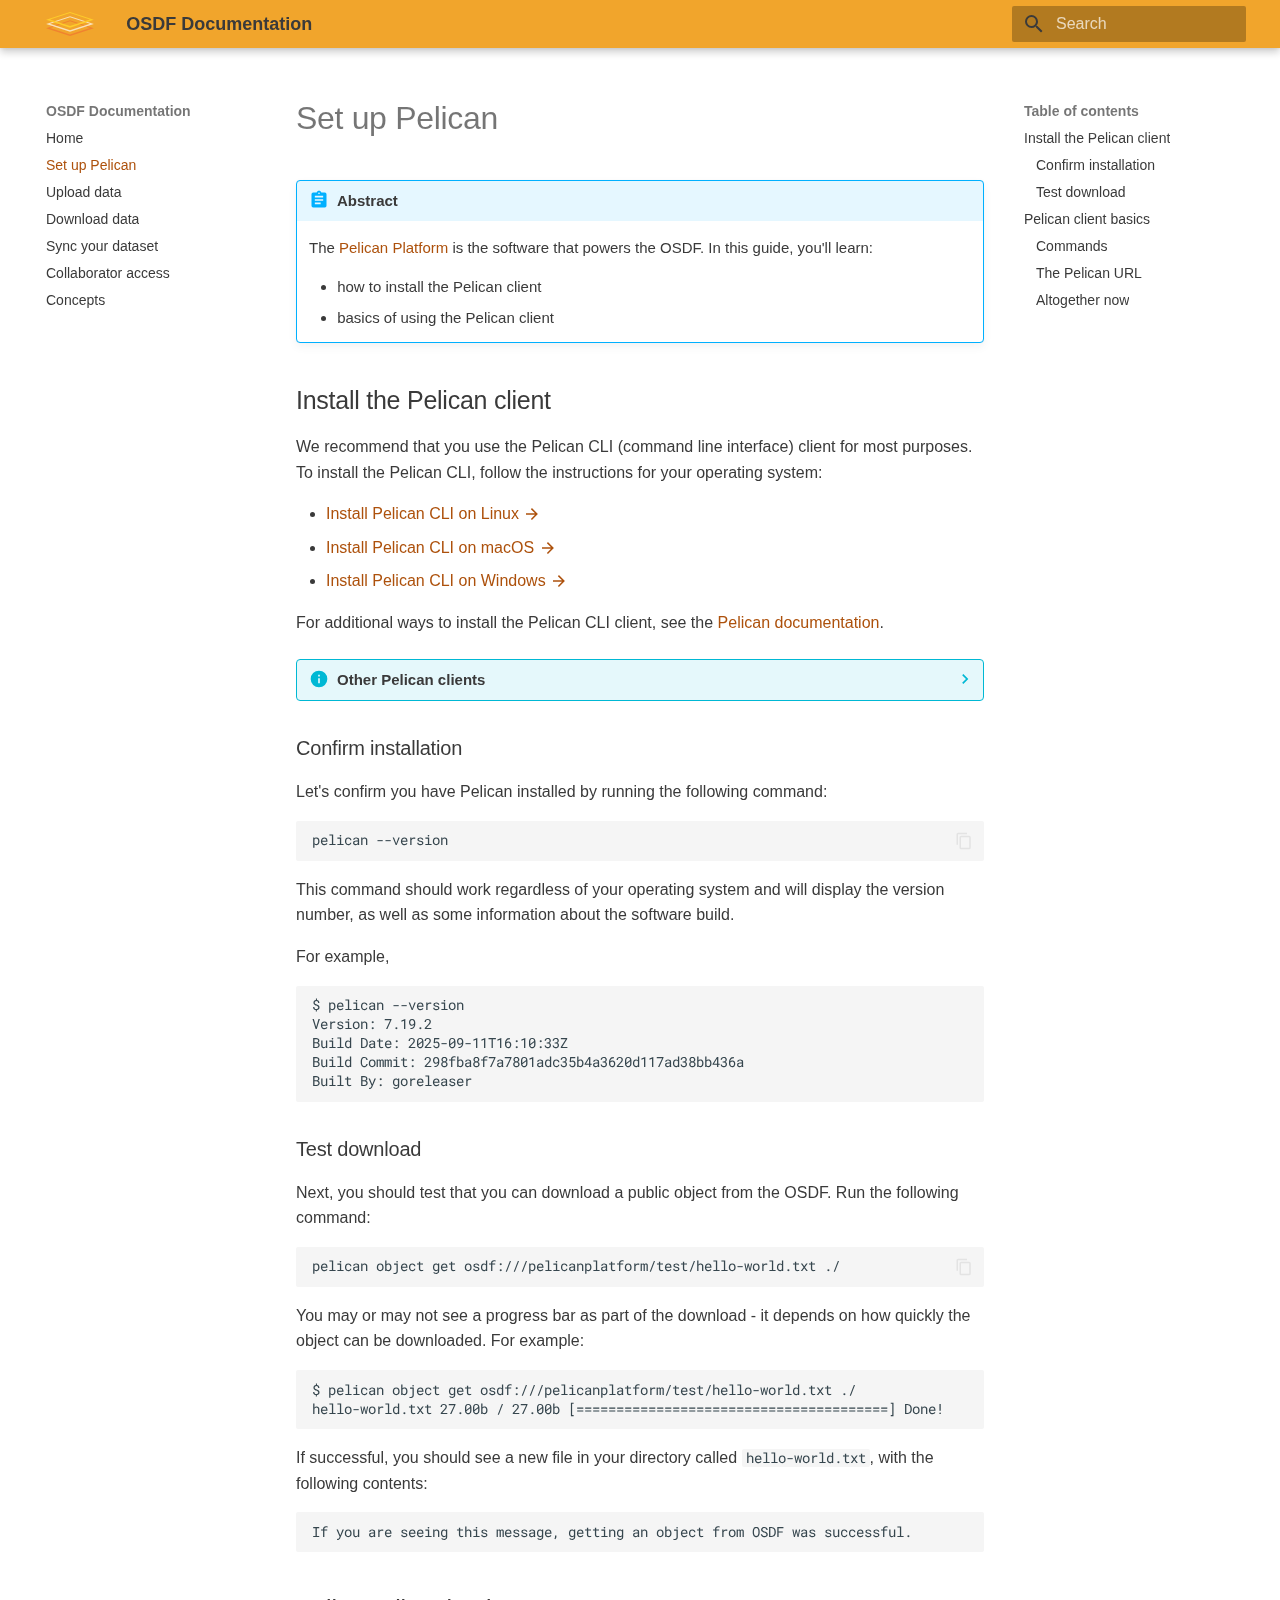
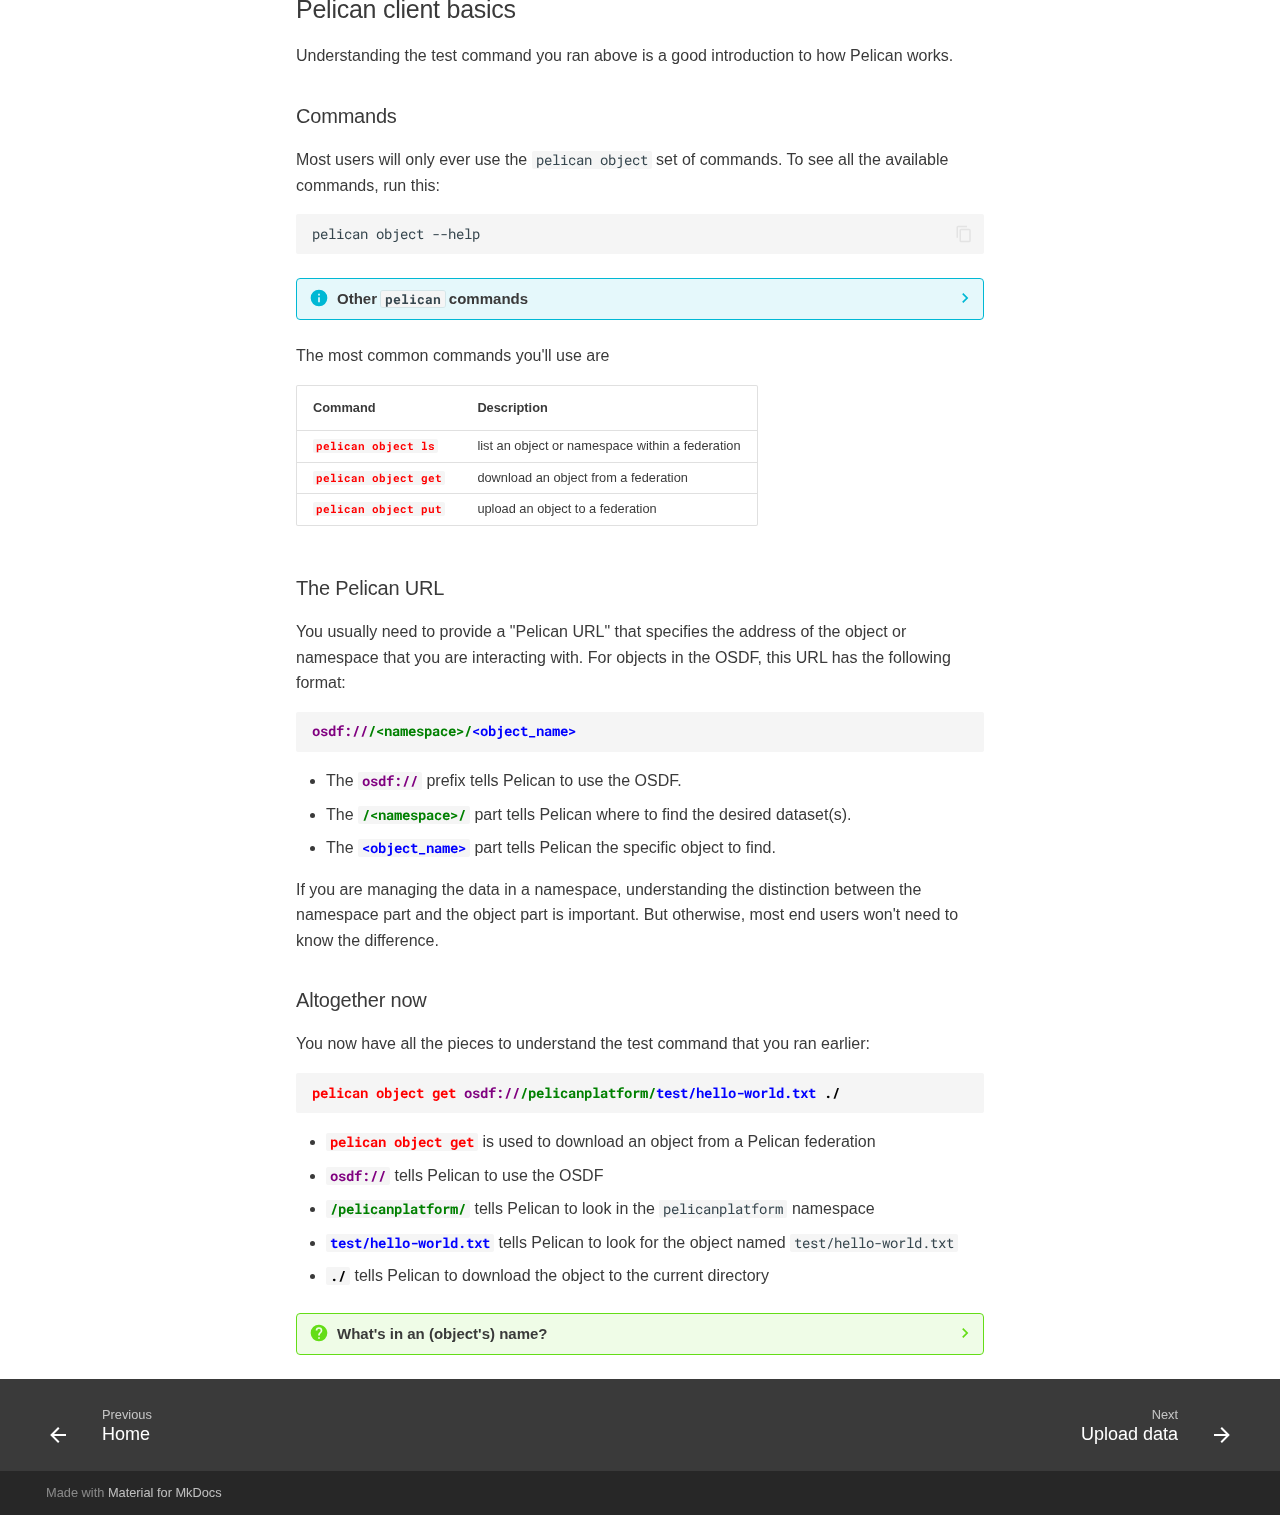
<file: pelican-client/index.html>
<!doctype html>
<html lang="en" class="no-js">
  <head>
    
      <meta charset="utf-8">
      <meta name="viewport" content="width=device-width,initial-scale=1">
      
      
      
        <link rel="canonical" href="https://docs.osdf.osg-htc.org/pelican-client/">
      
      
        <link rel="prev" href="..">
      
      
        <link rel="next" href="../upload-data/">
      
      
      <link rel="icon" href="../assets/OSG_Logo.png">
      <meta name="generator" content="mkdocs-1.6.1, mkdocs-material-9.6.22">
    
    
      
        <title>Set up Pelican - OSDF Documentation</title>
      
    
    
      <link rel="stylesheet" href="../assets/stylesheets/main.84d31ad4.min.css">
      
      
  
  
    
      
      
    
  
    
      
      
    
  
  
  <style>:root{--md-admonition-icon--halt:url('data:image/svg+xml;charset=utf-8,%3Csvg%20xmlns%3D%22http%3A//www.w3.org/2000/svg%22%20xml%3Aspace%3D%22preserve%22%20width%3D%22100.25%22%20height%3D%22100%22%20style%3D%22max-height%3A500px%22%3E%3Cstyle%3E.st0%7Bfill-rule%3Aevenodd%3Bclip-rule%3Aevenodd%7D%3C/style%3E%3Cpath%20fill%3D%22%23e30909%22%20d%3D%22M99.69%2028.98%2085.35%2014.64%2071.02.31%2070.71%200H29.29l-.31.31-14.34%2014.33L.31%2028.98l-.31.31v41.43l.31.31%2014.34%2014.34%2014.34%2014.34.3.3h41.43l.31-.31%2014.34-14.34%2014.34-14.34.3-.3V29.28l-.32-.3zM97.9%2069.84%2083.87%2083.87%2069.84%2097.9H30.16L16.13%2083.87%202.1%2069.84V30.16l14.03-14.03L30.16%202.1h39.68l14.03%2014.03L97.9%2030.16v39.68z%22%20class%3D%22st0%22/%3E%3Cpath%20fill%3D%22%23e30909%22%20d%3D%22M95.91%2030.98%2082.46%2017.54%2069.02%204.09H30.98L17.54%2017.54%204.09%2030.98v38.04l13.45%2013.45%2013.45%2013.45h38.04l13.45-13.45%2013.45-13.45V30.98zM54.92%2084.84c-11.15.57-19.03-4.79-25.59-13.56L19.07%2057.56a3.751%203.751%200%200%201%205.24-5.26l9.39%206.53c1.32.92%202.43.52%202.43-1.95V21.21c0-2.07%201.68-3.75%203.75-3.75%202.07%200%203.75%201.68%203.75%203.75v22.53c0%20.65.53%201.18%201.18%201.18.65%200%201.18-.53%201.18-1.18V17.6c0-2.07%201.68-3.75%203.75-3.75%202.07%200%203.75%201.68%203.75%203.75v26.14c0%20.65.53%201.18%201.18%201.18.65%200%201.18-.53%201.18-1.18V21.01c0-2.07%201.68-3.75%203.75-3.75%202.07%200%203.75%201.68%203.75%203.75v22.74c0%20.65.53%201.18%201.18%201.18.65%200%201.18-.53%201.18-1.18V28.79c0-2.07%201.68-3.75%203.75-3.75%202.07%200%203.75%201.68%203.75%203.75v32.8c.76%2017.54-6.5%2022.64-18.29%2023.25z%22%20class%3D%22st0%22/%3E%3Ctext%20y%3D%22115%22%20fill%3D%22%23e30909%22%20font-family%3D%22%27Helvetica%20Neue%27%2C%20Helvetica%2C%20Arial-Unicode%2C%20Arial%2C%20Sans-serif%22%20font-size%3D%225%22%20font-weight%3D%22bold%22%3ECreated%20by%20INDRAWATI%3C/text%3E%3Ctext%20y%3D%22120%22%20fill%3D%22%23e30909%22%20font-family%3D%22%27Helvetica%20Neue%27%2C%20Helvetica%2C%20Arial-Unicode%2C%20Arial%2C%20Sans-serif%22%20font-size%3D%225%22%20font-weight%3D%22bold%22%3Efrom%20the%20Noun%20Project%3C/text%3E%3C/svg%3E');--md-admonition-icon--pro-tip:url('data:image/svg+xml;charset=utf-8,%3Csvg%20xmlns%3D%22http%3A//www.w3.org/2000/svg%22%20viewBox%3D%220%200%2024%2024%22%3E%3Cpath%20d%3D%22M21.33%2012.91c.09%201.55-.62%203.04-1.89%203.95l.77%201.49c.23.45.26.98.06%201.45-.19.47-.58.84-1.06%201l-.79.25a1.687%201.687%200%200%201-1.86-.55L14.44%2018c-.89-.15-1.73-.53-2.44-1.1-.5.15-1%20.23-1.5.23-.88%200-1.76-.27-2.5-.79-.53.16-1.07.23-1.62.22-.79.01-1.57-.15-2.3-.45a4.1%204.1%200%200%201-2.43-3.61c-.08-.72.04-1.45.35-2.11-.29-.75-.32-1.57-.07-2.33C2.3%207.11%203%206.32%203.87%205.82c.58-1.69%202.21-2.82%204-2.7%201.6-1.5%204.05-1.66%205.83-.37.42-.11.86-.17%201.3-.17%201.36-.03%202.65.57%203.5%201.64%202.04.53%203.5%202.35%203.58%204.47.05%201.11-.25%202.2-.86%203.13.07.36.11.72.11%201.09m-5-1.41c.57.07%201.02.5%201.02%201.07a1%201%200%200%201-1%201h-.63c-.32.9-.88%201.69-1.62%202.29.25.09.51.14.77.21%205.13-.07%204.53-3.2%204.53-3.25a2.59%202.59%200%200%200-2.69-2.49%201%201%200%200%201-1-1%201%201%200%200%201%201-1c1.23.03%202.41.49%203.33%201.3.05-.29.08-.59.08-.89-.06-1.24-.62-2.32-2.87-2.53-1.25-2.96-4.4-1.32-4.4-.4-.03.23.21.72.25.75a1%201%200%200%201%201%201c0%20.55-.45%201-1%201-.53-.02-1.03-.22-1.43-.56-.48.31-1.03.5-1.6.56-.57.05-1.04-.35-1.07-.9a.97.97%200%200%201%20.88-1.1c.16-.02.94-.14.94-.77%200-.66.25-1.29.68-1.79-.92-.25-1.91.08-2.91%201.29C6.75%205%206%205.25%205.45%207.2%204.5%207.67%204%208%203.78%209c1.08-.22%202.19-.13%203.22.25.5.19.78.75.59%201.29-.19.52-.77.78-1.29.59-.73-.32-1.55-.34-2.3-.06-.32.27-.32.83-.32%201.27%200%20.74.37%201.43%201%201.83.53.27%201.12.41%201.71.4q-.225-.39-.39-.81a1.038%201.038%200%200%201%201.96-.68c.4%201.14%201.42%201.92%202.62%202.05%201.37-.07%202.59-.88%203.19-2.13.23-1.38%201.34-1.5%202.56-1.5m2%207.47-.62-1.3-.71.16%201%201.25zm-4.65-8.61a1%201%200%200%200-.91-1.03c-.71-.04-1.4.2-1.93.67-.57.58-.87%201.38-.84%202.19a1%201%200%200%200%201%201c.57%200%201-.45%201-1%200-.27.07-.54.23-.76.12-.1.27-.15.43-.15.55.03%201.02-.38%201.02-.92%22/%3E%3C/svg%3E');}</style>



    
    
      
    
    
      
        
        
        <link rel="preconnect" href="https://fonts.gstatic.com" crossorigin>
        <link rel="stylesheet" href="https://fonts.googleapis.com/css?family=Roboto:300,300i,400,400i,700,700i%7CRoboto+Mono:400,400i,700,700i&display=fallback">
        <style>:root{--md-text-font:"Roboto";--md-code-font:"Roboto Mono"}</style>
      
    
    
      <link rel="stylesheet" href="../stylesheets/code-highlight.css">
    
      <link rel="stylesheet" href="../stylesheets/osg.css">
    
    <script>__md_scope=new URL("..",location),__md_hash=e=>[...e].reduce(((e,_)=>(e<<5)-e+_.charCodeAt(0)),0),__md_get=(e,_=localStorage,t=__md_scope)=>JSON.parse(_.getItem(t.pathname+"."+e)),__md_set=(e,_,t=localStorage,a=__md_scope)=>{try{t.setItem(a.pathname+"."+e,JSON.stringify(_))}catch(e){}}</script>
    
      

    
    
    
  </head>
  
  
    <body dir="ltr">
  
    
    <input class="md-toggle" data-md-toggle="drawer" type="checkbox" id="__drawer" autocomplete="off">
    <input class="md-toggle" data-md-toggle="search" type="checkbox" id="__search" autocomplete="off">
    <label class="md-overlay" for="__drawer"></label>
    <div data-md-component="skip">
      
        
        <a href="#set-up-pelican" class="md-skip">
          Skip to content
        </a>
      
    </div>
    <div data-md-component="announce">
      
    </div>
    
    
      

  

<header class="md-header md-header--shadow" data-md-component="header">
  <nav class="md-header__inner md-grid" aria-label="Header">
    <a href=".." title="OSDF Documentation" class="md-header__button md-logo" aria-label="OSDF Documentation" data-md-component="logo">
      
  <img src="../assets/OSG_Logo.svg" alt="logo">

    </a>
    <label class="md-header__button md-icon" for="__drawer">
      
      <svg xmlns="http://www.w3.org/2000/svg" viewBox="0 0 24 24"><path d="M3 6h18v2H3zm0 5h18v2H3zm0 5h18v2H3z"/></svg>
    </label>
    <div class="md-header__title" data-md-component="header-title">
      <div class="md-header__ellipsis">
        <div class="md-header__topic">
          <span class="md-ellipsis">
            OSDF Documentation
          </span>
        </div>
        <div class="md-header__topic" data-md-component="header-topic">
          <span class="md-ellipsis">
            
              Set up Pelican
            
          </span>
        </div>
      </div>
    </div>
    
    
      <script>var palette=__md_get("__palette");if(palette&&palette.color){if("(prefers-color-scheme)"===palette.color.media){var media=matchMedia("(prefers-color-scheme: light)"),input=document.querySelector(media.matches?"[data-md-color-media='(prefers-color-scheme: light)']":"[data-md-color-media='(prefers-color-scheme: dark)']");palette.color.media=input.getAttribute("data-md-color-media"),palette.color.scheme=input.getAttribute("data-md-color-scheme"),palette.color.primary=input.getAttribute("data-md-color-primary"),palette.color.accent=input.getAttribute("data-md-color-accent")}for(var[key,value]of Object.entries(palette.color))document.body.setAttribute("data-md-color-"+key,value)}</script>
    
    
    
      
      
        <label class="md-header__button md-icon" for="__search">
          
          <svg xmlns="http://www.w3.org/2000/svg" viewBox="0 0 24 24"><path d="M9.5 3A6.5 6.5 0 0 1 16 9.5c0 1.61-.59 3.09-1.56 4.23l.27.27h.79l5 5-1.5 1.5-5-5v-.79l-.27-.27A6.52 6.52 0 0 1 9.5 16 6.5 6.5 0 0 1 3 9.5 6.5 6.5 0 0 1 9.5 3m0 2C7 5 5 7 5 9.5S7 14 9.5 14 14 12 14 9.5 12 5 9.5 5"/></svg>
        </label>
        <div class="md-search" data-md-component="search" role="dialog">
  <label class="md-search__overlay" for="__search"></label>
  <div class="md-search__inner" role="search">
    <form class="md-search__form" name="search">
      <input type="text" class="md-search__input" name="query" aria-label="Search" placeholder="Search" autocapitalize="off" autocorrect="off" autocomplete="off" spellcheck="false" data-md-component="search-query" required>
      <label class="md-search__icon md-icon" for="__search">
        
        <svg xmlns="http://www.w3.org/2000/svg" viewBox="0 0 24 24"><path d="M9.5 3A6.5 6.5 0 0 1 16 9.5c0 1.61-.59 3.09-1.56 4.23l.27.27h.79l5 5-1.5 1.5-5-5v-.79l-.27-.27A6.52 6.52 0 0 1 9.5 16 6.5 6.5 0 0 1 3 9.5 6.5 6.5 0 0 1 9.5 3m0 2C7 5 5 7 5 9.5S7 14 9.5 14 14 12 14 9.5 12 5 9.5 5"/></svg>
        
        <svg xmlns="http://www.w3.org/2000/svg" viewBox="0 0 24 24"><path d="M20 11v2H8l5.5 5.5-1.42 1.42L4.16 12l7.92-7.92L13.5 5.5 8 11z"/></svg>
      </label>
      <nav class="md-search__options" aria-label="Search">
        
        <button type="reset" class="md-search__icon md-icon" title="Clear" aria-label="Clear" tabindex="-1">
          
          <svg xmlns="http://www.w3.org/2000/svg" viewBox="0 0 24 24"><path d="M19 6.41 17.59 5 12 10.59 6.41 5 5 6.41 10.59 12 5 17.59 6.41 19 12 13.41 17.59 19 19 17.59 13.41 12z"/></svg>
        </button>
      </nav>
      
    </form>
    <div class="md-search__output">
      <div class="md-search__scrollwrap" tabindex="0" data-md-scrollfix>
        <div class="md-search-result" data-md-component="search-result">
          <div class="md-search-result__meta">
            Initializing search
          </div>
          <ol class="md-search-result__list" role="presentation"></ol>
        </div>
      </div>
    </div>
  </div>
</div>
      
    
    
  </nav>
  
</header>
    
    <div class="md-container" data-md-component="container">
      
      
        
          
        
      
      <main class="md-main" data-md-component="main">
        <div class="md-main__inner md-grid">
          
            
              
              <div class="md-sidebar md-sidebar--primary" data-md-component="sidebar" data-md-type="navigation" >
                <div class="md-sidebar__scrollwrap">
                  <div class="md-sidebar__inner">
                    



<nav class="md-nav md-nav--primary" aria-label="Navigation" data-md-level="0">
  <label class="md-nav__title" for="__drawer">
    <a href=".." title="OSDF Documentation" class="md-nav__button md-logo" aria-label="OSDF Documentation" data-md-component="logo">
      
  <img src="../assets/OSG_Logo.svg" alt="logo">

    </a>
    OSDF Documentation
  </label>
  
  <ul class="md-nav__list" data-md-scrollfix>
    
      
      
  
  
  
  
    <li class="md-nav__item">
      <a href=".." class="md-nav__link">
        
  
  
  <span class="md-ellipsis">
    Home
    
  </span>
  

      </a>
    </li>
  

    
      
      
  
  
    
  
  
  
    <li class="md-nav__item md-nav__item--active">
      
      <input class="md-nav__toggle md-toggle" type="checkbox" id="__toc">
      
      
        
      
      
        <label class="md-nav__link md-nav__link--active" for="__toc">
          
  
  
  <span class="md-ellipsis">
    Set up Pelican
    
  </span>
  

          <span class="md-nav__icon md-icon"></span>
        </label>
      
      <a href="./" class="md-nav__link md-nav__link--active">
        
  
  
  <span class="md-ellipsis">
    Set up Pelican
    
  </span>
  

      </a>
      
        

<nav class="md-nav md-nav--secondary" aria-label="Table of contents">
  
  
  
    
  
  
    <label class="md-nav__title" for="__toc">
      <span class="md-nav__icon md-icon"></span>
      Table of contents
    </label>
    <ul class="md-nav__list" data-md-component="toc" data-md-scrollfix>
      
        <li class="md-nav__item">
  <a href="#install-the-pelican-client" class="md-nav__link">
    <span class="md-ellipsis">
      Install the Pelican client
    </span>
  </a>
  
    <nav class="md-nav" aria-label="Install the Pelican client">
      <ul class="md-nav__list">
        
          <li class="md-nav__item">
  <a href="#confirm-installation" class="md-nav__link">
    <span class="md-ellipsis">
      Confirm installation
    </span>
  </a>
  
</li>
        
          <li class="md-nav__item">
  <a href="#test-download" class="md-nav__link">
    <span class="md-ellipsis">
      Test download
    </span>
  </a>
  
</li>
        
      </ul>
    </nav>
  
</li>
      
        <li class="md-nav__item">
  <a href="#pelican-client-basics" class="md-nav__link">
    <span class="md-ellipsis">
      Pelican client basics
    </span>
  </a>
  
    <nav class="md-nav" aria-label="Pelican client basics">
      <ul class="md-nav__list">
        
          <li class="md-nav__item">
  <a href="#commands" class="md-nav__link">
    <span class="md-ellipsis">
      Commands
    </span>
  </a>
  
</li>
        
          <li class="md-nav__item">
  <a href="#the-pelican-url" class="md-nav__link">
    <span class="md-ellipsis">
      The Pelican URL
    </span>
  </a>
  
</li>
        
          <li class="md-nav__item">
  <a href="#altogether-now" class="md-nav__link">
    <span class="md-ellipsis">
      Altogether now
    </span>
  </a>
  
</li>
        
      </ul>
    </nav>
  
</li>
      
    </ul>
  
</nav>
      
    </li>
  

    
      
      
  
  
  
  
    <li class="md-nav__item">
      <a href="../upload-data/" class="md-nav__link">
        
  
  
  <span class="md-ellipsis">
    Upload data
    
  </span>
  

      </a>
    </li>
  

    
      
      
  
  
  
  
    <li class="md-nav__item">
      <a href="../download-data/" class="md-nav__link">
        
  
  
  <span class="md-ellipsis">
    Download data
    
  </span>
  

      </a>
    </li>
  

    
      
      
  
  
  
  
    <li class="md-nav__item">
      <a href="../sync-dataset/" class="md-nav__link">
        
  
  
  <span class="md-ellipsis">
    Sync your dataset
    
  </span>
  

      </a>
    </li>
  

    
      
      
  
  
  
  
    <li class="md-nav__item">
      <a href="../collaborators/" class="md-nav__link">
        
  
  
  <span class="md-ellipsis">
    Collaborator access
    
  </span>
  

      </a>
    </li>
  

    
      
      
  
  
  
  
    <li class="md-nav__item">
      <a href="../concepts/" class="md-nav__link">
        
  
  
  <span class="md-ellipsis">
    Concepts
    
  </span>
  

      </a>
    </li>
  

    
  </ul>
</nav>
                  </div>
                </div>
              </div>
            
            
              
              <div class="md-sidebar md-sidebar--secondary" data-md-component="sidebar" data-md-type="toc" >
                <div class="md-sidebar__scrollwrap">
                  <div class="md-sidebar__inner">
                    

<nav class="md-nav md-nav--secondary" aria-label="Table of contents">
  
  
  
    
  
  
    <label class="md-nav__title" for="__toc">
      <span class="md-nav__icon md-icon"></span>
      Table of contents
    </label>
    <ul class="md-nav__list" data-md-component="toc" data-md-scrollfix>
      
        <li class="md-nav__item">
  <a href="#install-the-pelican-client" class="md-nav__link">
    <span class="md-ellipsis">
      Install the Pelican client
    </span>
  </a>
  
    <nav class="md-nav" aria-label="Install the Pelican client">
      <ul class="md-nav__list">
        
          <li class="md-nav__item">
  <a href="#confirm-installation" class="md-nav__link">
    <span class="md-ellipsis">
      Confirm installation
    </span>
  </a>
  
</li>
        
          <li class="md-nav__item">
  <a href="#test-download" class="md-nav__link">
    <span class="md-ellipsis">
      Test download
    </span>
  </a>
  
</li>
        
      </ul>
    </nav>
  
</li>
      
        <li class="md-nav__item">
  <a href="#pelican-client-basics" class="md-nav__link">
    <span class="md-ellipsis">
      Pelican client basics
    </span>
  </a>
  
    <nav class="md-nav" aria-label="Pelican client basics">
      <ul class="md-nav__list">
        
          <li class="md-nav__item">
  <a href="#commands" class="md-nav__link">
    <span class="md-ellipsis">
      Commands
    </span>
  </a>
  
</li>
        
          <li class="md-nav__item">
  <a href="#the-pelican-url" class="md-nav__link">
    <span class="md-ellipsis">
      The Pelican URL
    </span>
  </a>
  
</li>
        
          <li class="md-nav__item">
  <a href="#altogether-now" class="md-nav__link">
    <span class="md-ellipsis">
      Altogether now
    </span>
  </a>
  
</li>
        
      </ul>
    </nav>
  
</li>
      
    </ul>
  
</nav>
                  </div>
                </div>
              </div>
            
          
          
            <div class="md-content" data-md-component="content">
              <article class="md-content__inner md-typeset">
                
                  



<h1 id="set-up-pelican">Set up Pelican<a class="headerlink" href="#set-up-pelican" title="Permanent link">&para;</a></h1>
<div class="admonition abstract">
<p class="admonition-title">Abstract</p>
<p>The <a href="https://pelicanplatform.org">Pelican Platform</a> is the software that powers the OSDF. 
In this guide, you'll learn:</p>
<ul>
<li>how to install the Pelican client</li>
<li>basics of using the Pelican client</li>
</ul>
</div>
<h2 id="install-the-pelican-client">Install the Pelican client<a class="headerlink" href="#install-the-pelican-client" title="Permanent link">&para;</a></h2>
<p>We recommend that you use the Pelican CLI (command line interface) client for most purposes.
To install the Pelican CLI, follow the instructions for your operating system:</p>
<ul>
<li><a href="https://docs.pelicanplatform.org/install/linux-binary">Install Pelican CLI on Linux <span class="twemoji"><svg xmlns="http://www.w3.org/2000/svg" viewBox="0 0 24 24"><path d="M4 11v2h12l-5.5 5.5 1.42 1.42L19.84 12l-7.92-7.92L10.5 5.5 16 11z"/></svg></span></a></li>
<li><a href="https://docs.pelicanplatform.org/install/macos">Install Pelican CLI on macOS <span class="twemoji"><svg xmlns="http://www.w3.org/2000/svg" viewBox="0 0 24 24"><path d="M4 11v2h12l-5.5 5.5 1.42 1.42L19.84 12l-7.92-7.92L10.5 5.5 16 11z"/></svg></span></a></li>
<li><a href="https://docs.pelicanplatform.org/install/windows">Install Pelican CLI on Windows <span class="twemoji"><svg xmlns="http://www.w3.org/2000/svg" viewBox="0 0 24 24"><path d="M4 11v2h12l-5.5 5.5 1.42 1.42L19.84 12l-7.92-7.92L10.5 5.5 16 11z"/></svg></span></a></li>
</ul>
<p>For additional ways to install the Pelican CLI client, see the <a href="https://docs.pelicanplatform.org/install">Pelican documentation</a>.</p>
<details class="info">
<summary>Other Pelican clients</summary>
<p>There are other Pelican clients for interacting with Pelican federations such as the OSDF.
For more information, see the <a href="https://docs.pelicanplatform.org/getting-data-with-pelican">Pelican client documentation</a>. </p>
<p><strong>For the purposes of this website, we assume that you are using the Pelican CLI client!</strong></p>
</details>
<h3 id="confirm-installation">Confirm installation<a class="headerlink" href="#confirm-installation" title="Permanent link">&para;</a></h3>
<p>Let's confirm you have Pelican installed by running the following command:</p>
<div class="copy highlight"><pre><span></span><code>pelican<span class="w"> </span>--version
</code></pre></div>
<p>This command should work regardless of your operating system and will display the version number,
as well as some information about the software build.</p>
<p>For example,</p>
<div class="highlight"><pre><span></span><code>$ pelican --version
Version: 7.19.2
Build Date: 2025-09-11T16:10:33Z
Build Commit: 298fba8f7a7801adc35b4a3620d117ad38bb436a
Built By: goreleaser
</code></pre></div>
<h3 id="test-download">Test download<a class="headerlink" href="#test-download" title="Permanent link">&para;</a></h3>
<p>Next, you should test that you can download a public object from the OSDF.
Run the following command:</p>
<div class="copy highlight"><pre><span></span><code>pelican<span class="w"> </span>object<span class="w"> </span>get<span class="w"> </span>osdf:///pelicanplatform/test/hello-world.txt<span class="w"> </span>./
</code></pre></div>
<p>You may or may not see a progress bar as part of the download - it depends on how quickly the object can be downloaded.
For example:</p>
<div class="highlight"><pre><span></span><code>$ pelican object get osdf:///pelicanplatform/test/hello-world.txt ./
hello-world.txt 27.00b / 27.00b [=======================================] Done!
</code></pre></div>
<p>If successful, you should see a new file in your directory called <code>hello-world.txt</code>, with the following contents:</p>
<div class="highlight"><pre><span></span><code>If you are seeing this message, getting an object from OSDF was successful.
</code></pre></div>
<h2 id="pelican-client-basics">Pelican client basics<a class="headerlink" href="#pelican-client-basics" title="Permanent link">&para;</a></h2>
<p>Understanding the test command you ran above is a good introduction to how Pelican works.</p>
<h3 id="commands">Commands<a class="headerlink" href="#commands" title="Permanent link">&para;</a></h3>
<p>Most users will only ever use the <code>pelican object</code> set of commands.
To see all the available commands, run this:</p>
<div class="copy highlight"><pre><span></span><code>pelican<span class="w"> </span>object<span class="w"> </span>--help
</code></pre></div>
<details class="info">
<summary>Other <code>pelican</code> commands</summary>
<p>You can see the other available sets of commands with</p>
<div class="copy highlight"><pre><span></span><code>pelican<span class="w"> </span>--help
</code></pre></div>
<p><strong>We recommend you avoid using these other commands unless you are specifically told to use one.</strong> 
These other sets of commands are generally used by the admins running a Pelican federation.</p>
<p>If you are interested in learning more about these commands, we recommend reading the
<a href="https://docs.pelicanplatform.org">Pelican docs</a>.</p>
</details>
<p>The most common commands you'll use are</p>
<table>
<thead>
<tr>
<th>Command</th>
<th>Description</th>
</tr>
</thead>
<tbody>
<tr>
<td><code><span style="color: red;"><b>pelican object ls</b></span></code></td>
<td>list an object or namespace within a federation</td>
</tr>
<tr>
<td><code><span style="color: red;"><b>pelican object get</b></span></code></td>
<td>download an object from a federation</td>
</tr>
<tr>
<td><code><span style="color: red;"><b>pelican object put</b></span></code></td>
<td>upload an object to a federation</td>
</tr>
</tbody>
</table>
<h3 id="the-pelican-url">The Pelican URL<a class="headerlink" href="#the-pelican-url" title="Permanent link">&para;</a></h3>
<p>You usually need to provide a "Pelican URL" that specifies the address of the object or namespace that you are interacting with. 
For objects in the OSDF, this URL has the following format:</p>
<pre><code><span style="color: purple;"><b>osdf://</b></span><span style="color: green;"><b>/&lt;namespace&gt;/</b></span><span style="color: blue;"><b>&lt;object_name&gt;</b></span>
</code></pre>

<ul>
<li>The <code><span style="color: purple;"><b>osdf://</b></span></code> prefix tells Pelican to use the OSDF.</li>
<li>The <code><span style="color: green;"><b>/&lt;namespace&gt;/</b></span></code> part tells Pelican where to find the desired dataset(s).</li>
<li>The <code><span style="color: blue;"><b>&lt;object_name&gt;</b></span></code> part tells Pelican the specific object to find.</li>
</ul>
<p>If you are managing the data in a namespace, understanding the distinction between the namespace part and the object part is important.
But otherwise, most end users won't need to know the difference. </p>
<h3 id="altogether-now">Altogether now<a class="headerlink" href="#altogether-now" title="Permanent link">&para;</a></h3>
<p>You now have all the pieces to understand the test command that you ran earlier:</p>
<pre><code><span style="color: red;"><b>pelican object get</b></span> <span style="color: purple;"><b>osdf://</b></span><span style="color: green;"><b>/pelicanplatform/</b></span><span style="color: blue;"><b>test/hello-world.txt</b></span> <span style="color: black;"><b>./</b></span>
</code></pre>

<ul>
<li><code><span style="color: red;"><b>pelican object get</b></span></code> is used to download an object from a Pelican federation</li>
<li><code><span style="color: purple;"><b>osdf://</b></span></code> tells Pelican to use the OSDF</li>
<li><code><span style="color: green;"><b>/pelicanplatform/</b></span></code> tells Pelican to look in the <code>pelicanplatform</code> namespace</li>
<li><code><span style="color: blue;"><b>test/hello-world.txt</b></span></code> tells Pelican to look for the object named <code>test/hello-world.txt</code></li>
<li><code><span style="color: black;"><b>./</b></span></code> tells Pelican to download the object to the current directory</li>
</ul>
<details class="question">
<summary>What's in an (object's) name?</summary>
<p>You may have noticed in the explanation that Pelican sees the object name as <code>test/hello-world.txt</code> but when you downloaded the object,
the file was saved as <code>hello-world.txt</code>!</p>
<p>While Pelican uses the bucket-object paradigm (like S3), it knows when and how to translate into the traditional directory-file paradigm
when appropriate. In fact, at the Pelican origin serving the <code>pelicanplatform</code> namespace, the <code>test/hello-world.txt</code> object almost 
certainly maps to a file <code>hello-world.txt</code> inside of a directory <code>test</code> in the connected data storage.</p>
</details>












                
              </article>
            </div>
          
          
<script>var target=document.getElementById(location.hash.slice(1));target&&target.name&&(target.checked=target.name.startsWith("__tabbed_"))</script>
        </div>
        
      </main>
      
        <footer class="md-footer">
  
    
      
      <nav class="md-footer__inner md-grid" aria-label="Footer" >
        
          
          <a href=".." class="md-footer__link md-footer__link--prev" aria-label="Previous: Home">
            <div class="md-footer__button md-icon">
              
              <svg xmlns="http://www.w3.org/2000/svg" viewBox="0 0 24 24"><path d="M20 11v2H8l5.5 5.5-1.42 1.42L4.16 12l7.92-7.92L13.5 5.5 8 11z"/></svg>
            </div>
            <div class="md-footer__title">
              <span class="md-footer__direction">
                Previous
              </span>
              <div class="md-ellipsis">
                Home
              </div>
            </div>
          </a>
        
        
          
          <a href="../upload-data/" class="md-footer__link md-footer__link--next" aria-label="Next: Upload data">
            <div class="md-footer__title">
              <span class="md-footer__direction">
                Next
              </span>
              <div class="md-ellipsis">
                Upload data
              </div>
            </div>
            <div class="md-footer__button md-icon">
              
              <svg xmlns="http://www.w3.org/2000/svg" viewBox="0 0 24 24"><path d="M4 11v2h12l-5.5 5.5 1.42 1.42L19.84 12l-7.92-7.92L10.5 5.5 16 11z"/></svg>
            </div>
          </a>
        
      </nav>
    
  
  <div class="md-footer-meta md-typeset">
    <div class="md-footer-meta__inner md-grid">
      <div class="md-copyright">
  
  
    Made with
    <a href="https://squidfunk.github.io/mkdocs-material/" target="_blank" rel="noopener">
      Material for MkDocs
    </a>
  
</div>
      
    </div>
  </div>
</footer>
      
    </div>
    <div class="md-dialog" data-md-component="dialog">
      <div class="md-dialog__inner md-typeset"></div>
    </div>
    
    
    
      
      <script id="__config" type="application/json">{"base": "..", "features": ["navigation.footer"], "search": "../assets/javascripts/workers/search.973d3a69.min.js", "tags": null, "translations": {"clipboard.copied": "Copied to clipboard", "clipboard.copy": "Copy to clipboard", "search.result.more.one": "1 more on this page", "search.result.more.other": "# more on this page", "search.result.none": "No matching documents", "search.result.one": "1 matching document", "search.result.other": "# matching documents", "search.result.placeholder": "Type to start searching", "search.result.term.missing": "Missing", "select.version": "Select version"}, "version": null}</script>
    
    
      <script src="../assets/javascripts/bundle.f55a23d4.min.js"></script>
      
    
  </body>
</html>
</file>
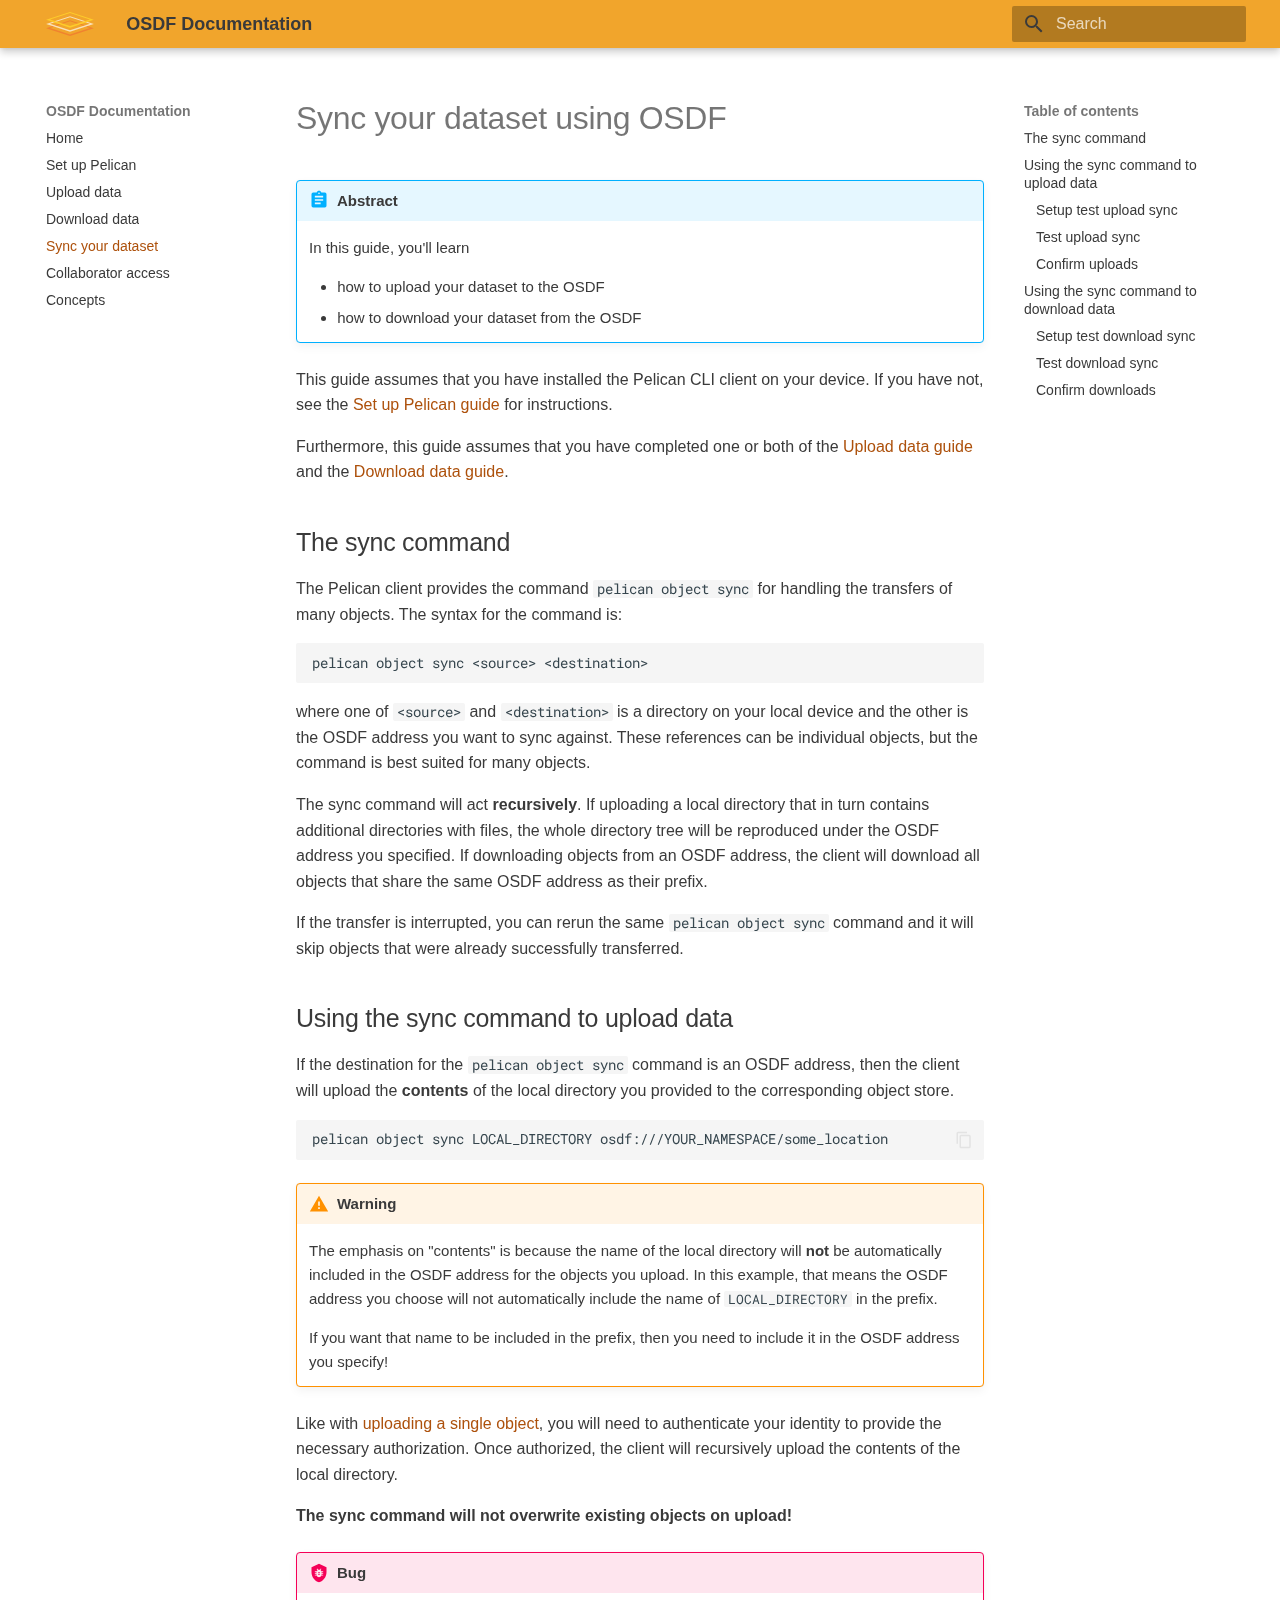
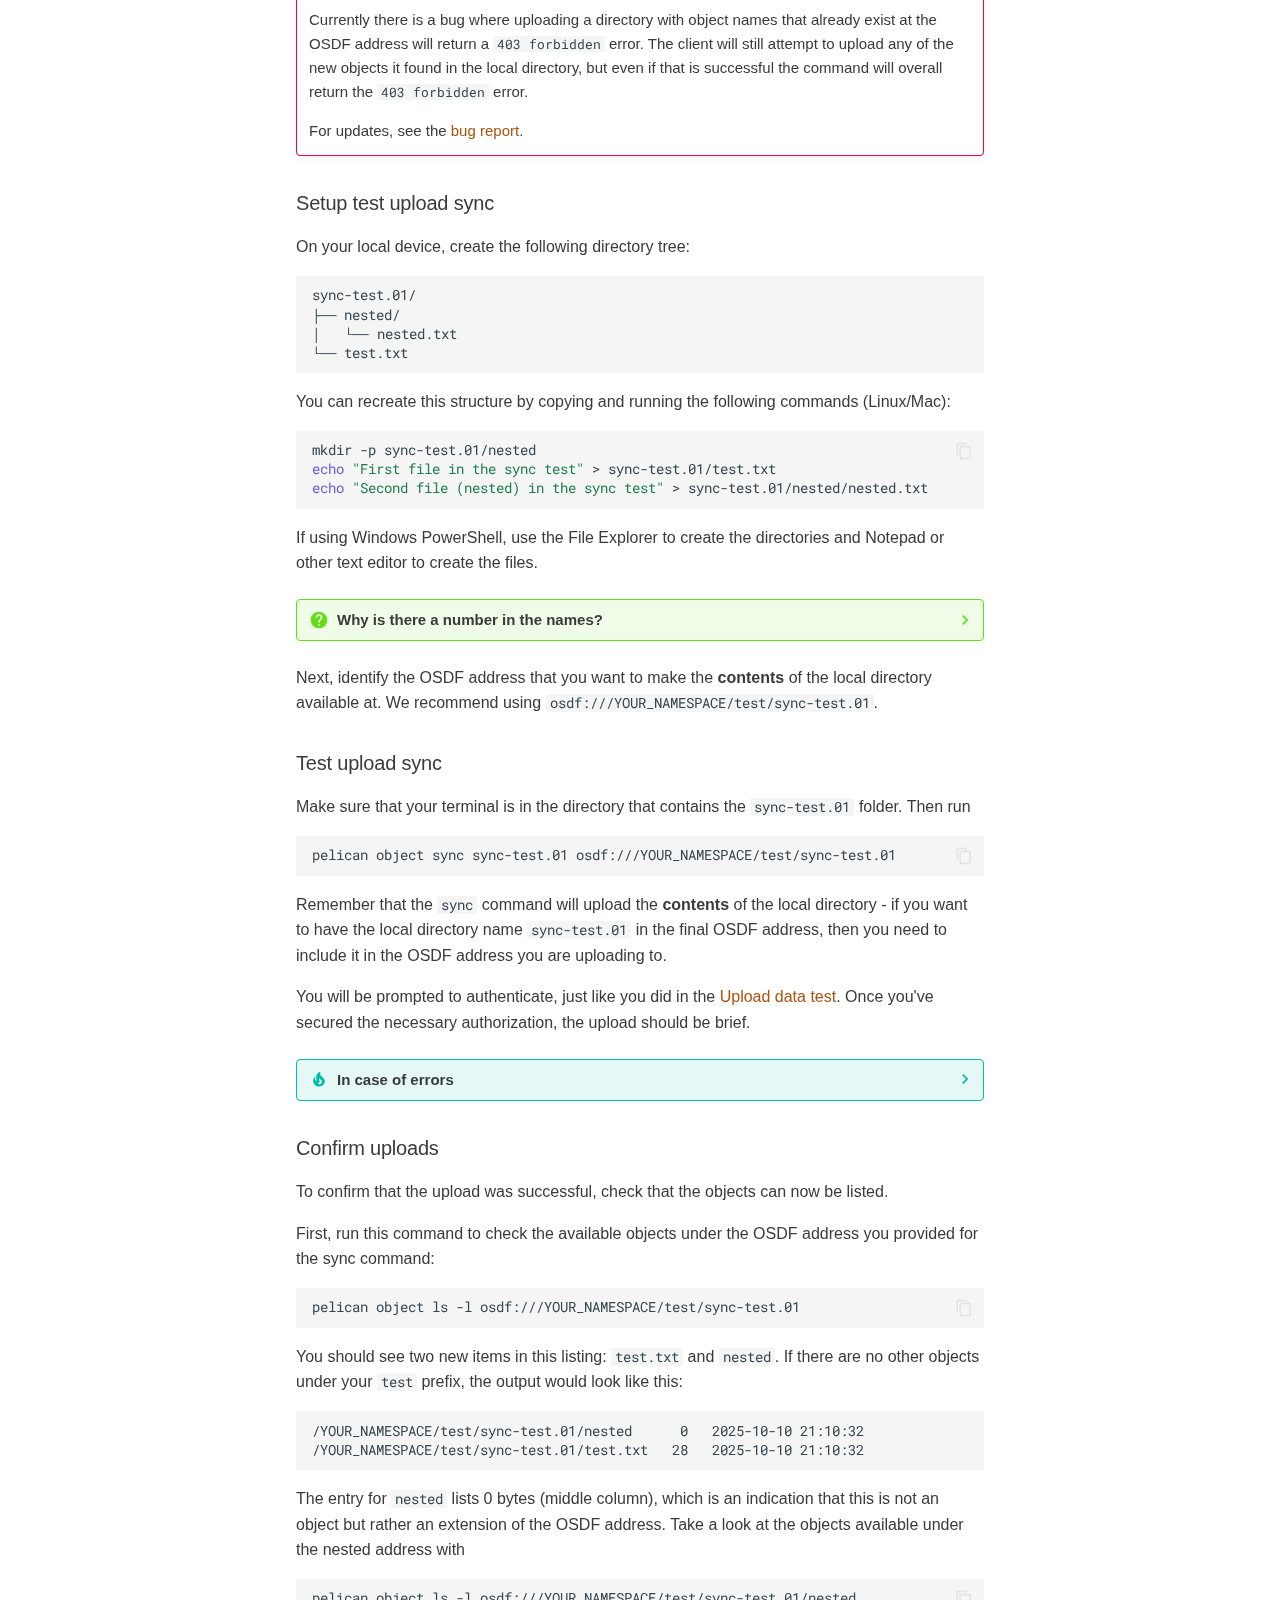
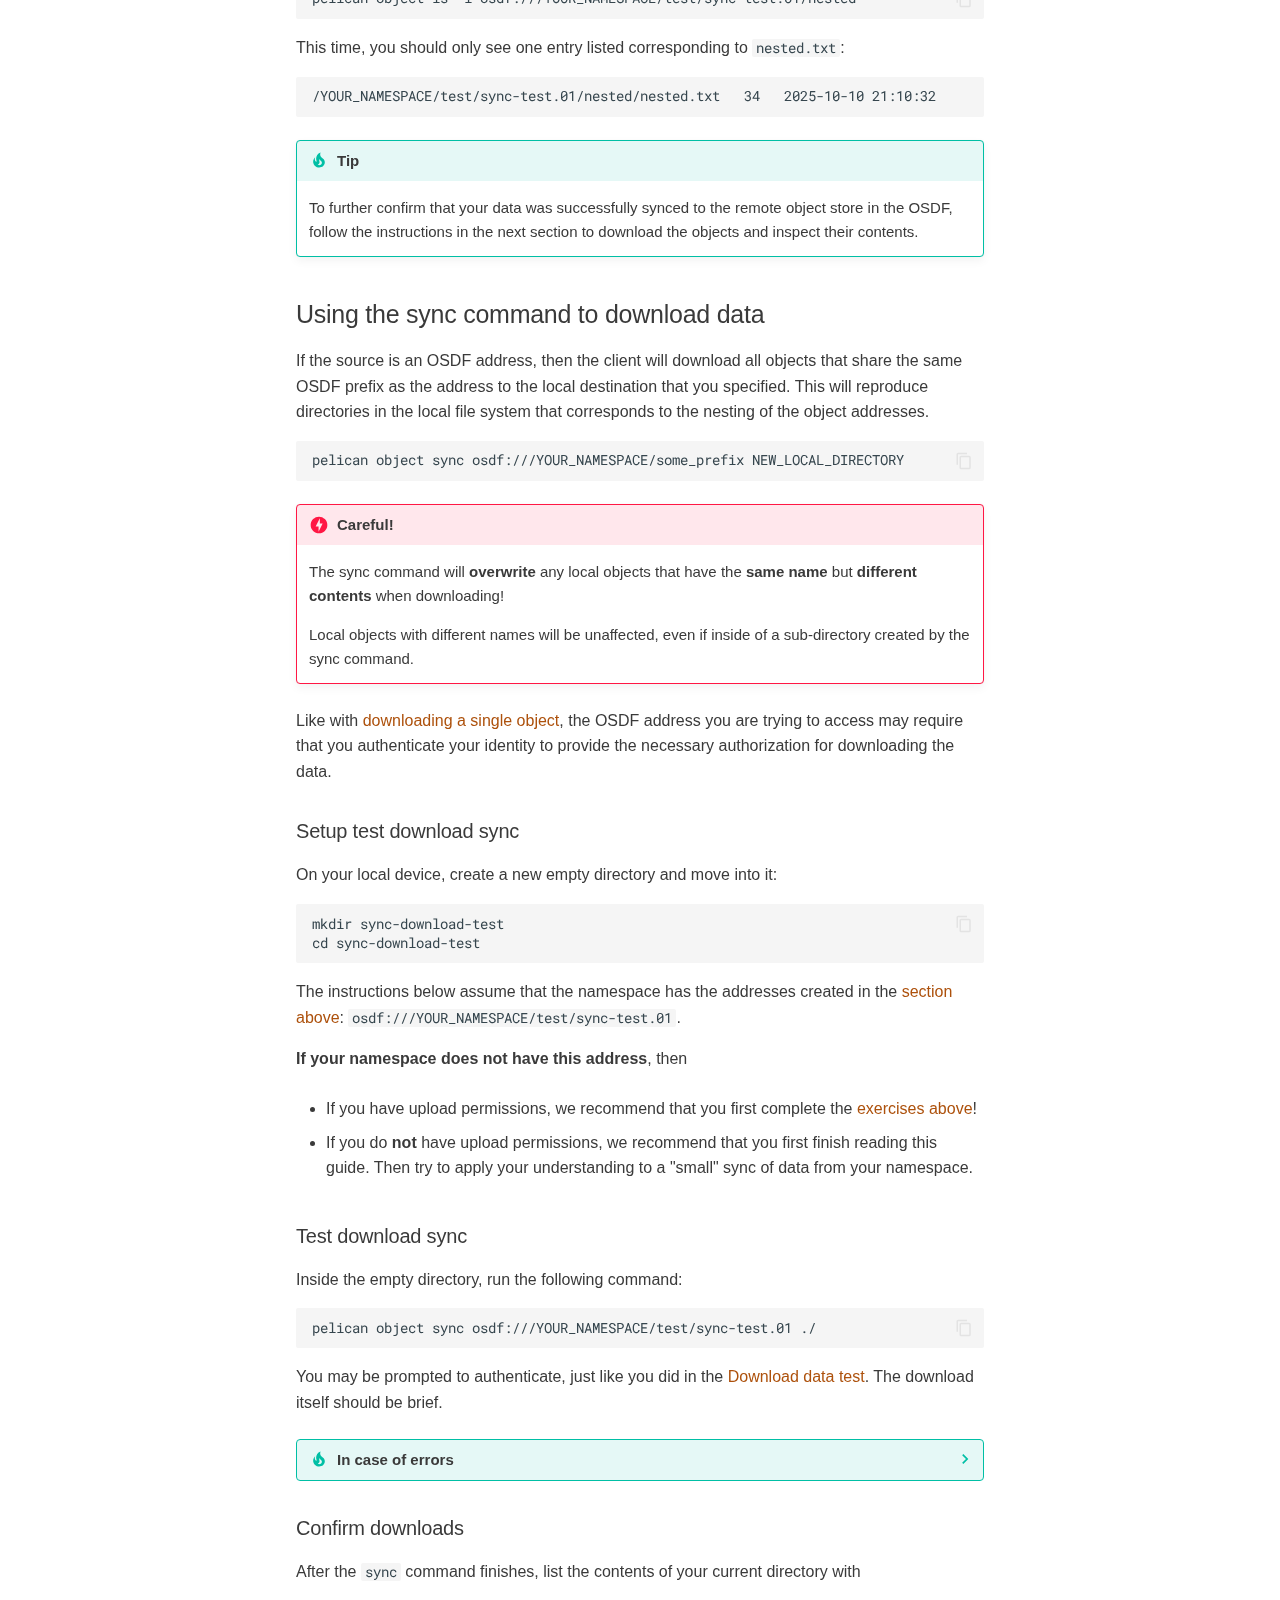
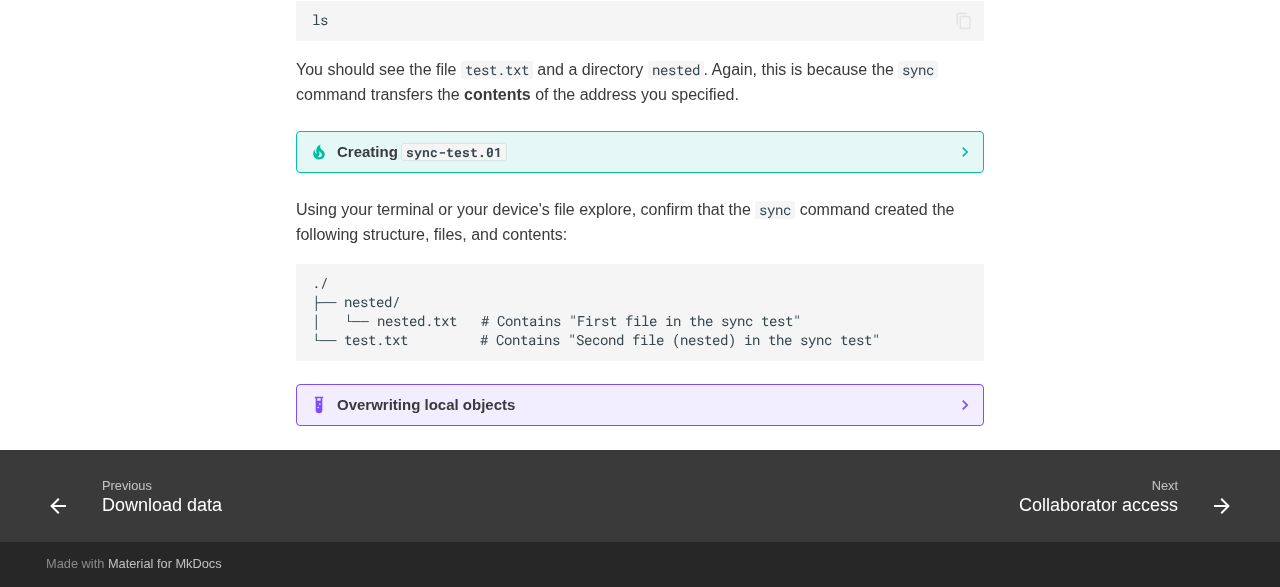
<file: sync-dataset/index.html>
<!doctype html>
<html lang="en" class="no-js">
  <head>
    
      <meta charset="utf-8">
      <meta name="viewport" content="width=device-width,initial-scale=1">
      
      
      
        <link rel="canonical" href="https://docs.osdf.osg-htc.org/sync-dataset/">
      
      
        <link rel="prev" href="../download-data/">
      
      
        <link rel="next" href="../collaborators/">
      
      
      <link rel="icon" href="../assets/OSG_Logo.png">
      <meta name="generator" content="mkdocs-1.6.1, mkdocs-material-9.6.22">
    
    
      
        <title>Sync your dataset - OSDF Documentation</title>
      
    
    
      <link rel="stylesheet" href="../assets/stylesheets/main.84d31ad4.min.css">
      
      
  
  
    
      
      
    
  
    
      
      
    
  
  
  <style>:root{--md-admonition-icon--halt:url('data:image/svg+xml;charset=utf-8,%3Csvg%20xmlns%3D%22http%3A//www.w3.org/2000/svg%22%20xml%3Aspace%3D%22preserve%22%20width%3D%22100.25%22%20height%3D%22100%22%20style%3D%22max-height%3A500px%22%3E%3Cstyle%3E.st0%7Bfill-rule%3Aevenodd%3Bclip-rule%3Aevenodd%7D%3C/style%3E%3Cpath%20fill%3D%22%23e30909%22%20d%3D%22M99.69%2028.98%2085.35%2014.64%2071.02.31%2070.71%200H29.29l-.31.31-14.34%2014.33L.31%2028.98l-.31.31v41.43l.31.31%2014.34%2014.34%2014.34%2014.34.3.3h41.43l.31-.31%2014.34-14.34%2014.34-14.34.3-.3V29.28l-.32-.3zM97.9%2069.84%2083.87%2083.87%2069.84%2097.9H30.16L16.13%2083.87%202.1%2069.84V30.16l14.03-14.03L30.16%202.1h39.68l14.03%2014.03L97.9%2030.16v39.68z%22%20class%3D%22st0%22/%3E%3Cpath%20fill%3D%22%23e30909%22%20d%3D%22M95.91%2030.98%2082.46%2017.54%2069.02%204.09H30.98L17.54%2017.54%204.09%2030.98v38.04l13.45%2013.45%2013.45%2013.45h38.04l13.45-13.45%2013.45-13.45V30.98zM54.92%2084.84c-11.15.57-19.03-4.79-25.59-13.56L19.07%2057.56a3.751%203.751%200%200%201%205.24-5.26l9.39%206.53c1.32.92%202.43.52%202.43-1.95V21.21c0-2.07%201.68-3.75%203.75-3.75%202.07%200%203.75%201.68%203.75%203.75v22.53c0%20.65.53%201.18%201.18%201.18.65%200%201.18-.53%201.18-1.18V17.6c0-2.07%201.68-3.75%203.75-3.75%202.07%200%203.75%201.68%203.75%203.75v26.14c0%20.65.53%201.18%201.18%201.18.65%200%201.18-.53%201.18-1.18V21.01c0-2.07%201.68-3.75%203.75-3.75%202.07%200%203.75%201.68%203.75%203.75v22.74c0%20.65.53%201.18%201.18%201.18.65%200%201.18-.53%201.18-1.18V28.79c0-2.07%201.68-3.75%203.75-3.75%202.07%200%203.75%201.68%203.75%203.75v32.8c.76%2017.54-6.5%2022.64-18.29%2023.25z%22%20class%3D%22st0%22/%3E%3Ctext%20y%3D%22115%22%20fill%3D%22%23e30909%22%20font-family%3D%22%27Helvetica%20Neue%27%2C%20Helvetica%2C%20Arial-Unicode%2C%20Arial%2C%20Sans-serif%22%20font-size%3D%225%22%20font-weight%3D%22bold%22%3ECreated%20by%20INDRAWATI%3C/text%3E%3Ctext%20y%3D%22120%22%20fill%3D%22%23e30909%22%20font-family%3D%22%27Helvetica%20Neue%27%2C%20Helvetica%2C%20Arial-Unicode%2C%20Arial%2C%20Sans-serif%22%20font-size%3D%225%22%20font-weight%3D%22bold%22%3Efrom%20the%20Noun%20Project%3C/text%3E%3C/svg%3E');--md-admonition-icon--pro-tip:url('data:image/svg+xml;charset=utf-8,%3Csvg%20xmlns%3D%22http%3A//www.w3.org/2000/svg%22%20viewBox%3D%220%200%2024%2024%22%3E%3Cpath%20d%3D%22M21.33%2012.91c.09%201.55-.62%203.04-1.89%203.95l.77%201.49c.23.45.26.98.06%201.45-.19.47-.58.84-1.06%201l-.79.25a1.687%201.687%200%200%201-1.86-.55L14.44%2018c-.89-.15-1.73-.53-2.44-1.1-.5.15-1%20.23-1.5.23-.88%200-1.76-.27-2.5-.79-.53.16-1.07.23-1.62.22-.79.01-1.57-.15-2.3-.45a4.1%204.1%200%200%201-2.43-3.61c-.08-.72.04-1.45.35-2.11-.29-.75-.32-1.57-.07-2.33C2.3%207.11%203%206.32%203.87%205.82c.58-1.69%202.21-2.82%204-2.7%201.6-1.5%204.05-1.66%205.83-.37.42-.11.86-.17%201.3-.17%201.36-.03%202.65.57%203.5%201.64%202.04.53%203.5%202.35%203.58%204.47.05%201.11-.25%202.2-.86%203.13.07.36.11.72.11%201.09m-5-1.41c.57.07%201.02.5%201.02%201.07a1%201%200%200%201-1%201h-.63c-.32.9-.88%201.69-1.62%202.29.25.09.51.14.77.21%205.13-.07%204.53-3.2%204.53-3.25a2.59%202.59%200%200%200-2.69-2.49%201%201%200%200%201-1-1%201%201%200%200%201%201-1c1.23.03%202.41.49%203.33%201.3.05-.29.08-.59.08-.89-.06-1.24-.62-2.32-2.87-2.53-1.25-2.96-4.4-1.32-4.4-.4-.03.23.21.72.25.75a1%201%200%200%201%201%201c0%20.55-.45%201-1%201-.53-.02-1.03-.22-1.43-.56-.48.31-1.03.5-1.6.56-.57.05-1.04-.35-1.07-.9a.97.97%200%200%201%20.88-1.1c.16-.02.94-.14.94-.77%200-.66.25-1.29.68-1.79-.92-.25-1.91.08-2.91%201.29C6.75%205%206%205.25%205.45%207.2%204.5%207.67%204%208%203.78%209c1.08-.22%202.19-.13%203.22.25.5.19.78.75.59%201.29-.19.52-.77.78-1.29.59-.73-.32-1.55-.34-2.3-.06-.32.27-.32.83-.32%201.27%200%20.74.37%201.43%201%201.83.53.27%201.12.41%201.71.4q-.225-.39-.39-.81a1.038%201.038%200%200%201%201.96-.68c.4%201.14%201.42%201.92%202.62%202.05%201.37-.07%202.59-.88%203.19-2.13.23-1.38%201.34-1.5%202.56-1.5m2%207.47-.62-1.3-.71.16%201%201.25zm-4.65-8.61a1%201%200%200%200-.91-1.03c-.71-.04-1.4.2-1.93.67-.57.58-.87%201.38-.84%202.19a1%201%200%200%200%201%201c.57%200%201-.45%201-1%200-.27.07-.54.23-.76.12-.1.27-.15.43-.15.55.03%201.02-.38%201.02-.92%22/%3E%3C/svg%3E');}</style>



    
    
      
    
    
      
        
        
        <link rel="preconnect" href="https://fonts.gstatic.com" crossorigin>
        <link rel="stylesheet" href="https://fonts.googleapis.com/css?family=Roboto:300,300i,400,400i,700,700i%7CRoboto+Mono:400,400i,700,700i&display=fallback">
        <style>:root{--md-text-font:"Roboto";--md-code-font:"Roboto Mono"}</style>
      
    
    
      <link rel="stylesheet" href="../stylesheets/code-highlight.css">
    
      <link rel="stylesheet" href="../stylesheets/osg.css">
    
    <script>__md_scope=new URL("..",location),__md_hash=e=>[...e].reduce(((e,_)=>(e<<5)-e+_.charCodeAt(0)),0),__md_get=(e,_=localStorage,t=__md_scope)=>JSON.parse(_.getItem(t.pathname+"."+e)),__md_set=(e,_,t=localStorage,a=__md_scope)=>{try{t.setItem(a.pathname+"."+e,JSON.stringify(_))}catch(e){}}</script>
    
      

    
    
    
  </head>
  
  
    <body dir="ltr">
  
    
    <input class="md-toggle" data-md-toggle="drawer" type="checkbox" id="__drawer" autocomplete="off">
    <input class="md-toggle" data-md-toggle="search" type="checkbox" id="__search" autocomplete="off">
    <label class="md-overlay" for="__drawer"></label>
    <div data-md-component="skip">
      
        
        <a href="#sync-your-dataset-using-osdf" class="md-skip">
          Skip to content
        </a>
      
    </div>
    <div data-md-component="announce">
      
    </div>
    
    
      

  

<header class="md-header md-header--shadow" data-md-component="header">
  <nav class="md-header__inner md-grid" aria-label="Header">
    <a href=".." title="OSDF Documentation" class="md-header__button md-logo" aria-label="OSDF Documentation" data-md-component="logo">
      
  <img src="../assets/OSG_Logo.svg" alt="logo">

    </a>
    <label class="md-header__button md-icon" for="__drawer">
      
      <svg xmlns="http://www.w3.org/2000/svg" viewBox="0 0 24 24"><path d="M3 6h18v2H3zm0 5h18v2H3zm0 5h18v2H3z"/></svg>
    </label>
    <div class="md-header__title" data-md-component="header-title">
      <div class="md-header__ellipsis">
        <div class="md-header__topic">
          <span class="md-ellipsis">
            OSDF Documentation
          </span>
        </div>
        <div class="md-header__topic" data-md-component="header-topic">
          <span class="md-ellipsis">
            
              Sync your dataset
            
          </span>
        </div>
      </div>
    </div>
    
    
      <script>var palette=__md_get("__palette");if(palette&&palette.color){if("(prefers-color-scheme)"===palette.color.media){var media=matchMedia("(prefers-color-scheme: light)"),input=document.querySelector(media.matches?"[data-md-color-media='(prefers-color-scheme: light)']":"[data-md-color-media='(prefers-color-scheme: dark)']");palette.color.media=input.getAttribute("data-md-color-media"),palette.color.scheme=input.getAttribute("data-md-color-scheme"),palette.color.primary=input.getAttribute("data-md-color-primary"),palette.color.accent=input.getAttribute("data-md-color-accent")}for(var[key,value]of Object.entries(palette.color))document.body.setAttribute("data-md-color-"+key,value)}</script>
    
    
    
      
      
        <label class="md-header__button md-icon" for="__search">
          
          <svg xmlns="http://www.w3.org/2000/svg" viewBox="0 0 24 24"><path d="M9.5 3A6.5 6.5 0 0 1 16 9.5c0 1.61-.59 3.09-1.56 4.23l.27.27h.79l5 5-1.5 1.5-5-5v-.79l-.27-.27A6.52 6.52 0 0 1 9.5 16 6.5 6.5 0 0 1 3 9.5 6.5 6.5 0 0 1 9.5 3m0 2C7 5 5 7 5 9.5S7 14 9.5 14 14 12 14 9.5 12 5 9.5 5"/></svg>
        </label>
        <div class="md-search" data-md-component="search" role="dialog">
  <label class="md-search__overlay" for="__search"></label>
  <div class="md-search__inner" role="search">
    <form class="md-search__form" name="search">
      <input type="text" class="md-search__input" name="query" aria-label="Search" placeholder="Search" autocapitalize="off" autocorrect="off" autocomplete="off" spellcheck="false" data-md-component="search-query" required>
      <label class="md-search__icon md-icon" for="__search">
        
        <svg xmlns="http://www.w3.org/2000/svg" viewBox="0 0 24 24"><path d="M9.5 3A6.5 6.5 0 0 1 16 9.5c0 1.61-.59 3.09-1.56 4.23l.27.27h.79l5 5-1.5 1.5-5-5v-.79l-.27-.27A6.52 6.52 0 0 1 9.5 16 6.5 6.5 0 0 1 3 9.5 6.5 6.5 0 0 1 9.5 3m0 2C7 5 5 7 5 9.5S7 14 9.5 14 14 12 14 9.5 12 5 9.5 5"/></svg>
        
        <svg xmlns="http://www.w3.org/2000/svg" viewBox="0 0 24 24"><path d="M20 11v2H8l5.5 5.5-1.42 1.42L4.16 12l7.92-7.92L13.5 5.5 8 11z"/></svg>
      </label>
      <nav class="md-search__options" aria-label="Search">
        
        <button type="reset" class="md-search__icon md-icon" title="Clear" aria-label="Clear" tabindex="-1">
          
          <svg xmlns="http://www.w3.org/2000/svg" viewBox="0 0 24 24"><path d="M19 6.41 17.59 5 12 10.59 6.41 5 5 6.41 10.59 12 5 17.59 6.41 19 12 13.41 17.59 19 19 17.59 13.41 12z"/></svg>
        </button>
      </nav>
      
    </form>
    <div class="md-search__output">
      <div class="md-search__scrollwrap" tabindex="0" data-md-scrollfix>
        <div class="md-search-result" data-md-component="search-result">
          <div class="md-search-result__meta">
            Initializing search
          </div>
          <ol class="md-search-result__list" role="presentation"></ol>
        </div>
      </div>
    </div>
  </div>
</div>
      
    
    
  </nav>
  
</header>
    
    <div class="md-container" data-md-component="container">
      
      
        
          
        
      
      <main class="md-main" data-md-component="main">
        <div class="md-main__inner md-grid">
          
            
              
              <div class="md-sidebar md-sidebar--primary" data-md-component="sidebar" data-md-type="navigation" >
                <div class="md-sidebar__scrollwrap">
                  <div class="md-sidebar__inner">
                    



<nav class="md-nav md-nav--primary" aria-label="Navigation" data-md-level="0">
  <label class="md-nav__title" for="__drawer">
    <a href=".." title="OSDF Documentation" class="md-nav__button md-logo" aria-label="OSDF Documentation" data-md-component="logo">
      
  <img src="../assets/OSG_Logo.svg" alt="logo">

    </a>
    OSDF Documentation
  </label>
  
  <ul class="md-nav__list" data-md-scrollfix>
    
      
      
  
  
  
  
    <li class="md-nav__item">
      <a href=".." class="md-nav__link">
        
  
  
  <span class="md-ellipsis">
    Home
    
  </span>
  

      </a>
    </li>
  

    
      
      
  
  
  
  
    <li class="md-nav__item">
      <a href="../pelican-client/" class="md-nav__link">
        
  
  
  <span class="md-ellipsis">
    Set up Pelican
    
  </span>
  

      </a>
    </li>
  

    
      
      
  
  
  
  
    <li class="md-nav__item">
      <a href="../upload-data/" class="md-nav__link">
        
  
  
  <span class="md-ellipsis">
    Upload data
    
  </span>
  

      </a>
    </li>
  

    
      
      
  
  
  
  
    <li class="md-nav__item">
      <a href="../download-data/" class="md-nav__link">
        
  
  
  <span class="md-ellipsis">
    Download data
    
  </span>
  

      </a>
    </li>
  

    
      
      
  
  
    
  
  
  
    <li class="md-nav__item md-nav__item--active">
      
      <input class="md-nav__toggle md-toggle" type="checkbox" id="__toc">
      
      
        
      
      
        <label class="md-nav__link md-nav__link--active" for="__toc">
          
  
  
  <span class="md-ellipsis">
    Sync your dataset
    
  </span>
  

          <span class="md-nav__icon md-icon"></span>
        </label>
      
      <a href="./" class="md-nav__link md-nav__link--active">
        
  
  
  <span class="md-ellipsis">
    Sync your dataset
    
  </span>
  

      </a>
      
        

<nav class="md-nav md-nav--secondary" aria-label="Table of contents">
  
  
  
    
  
  
    <label class="md-nav__title" for="__toc">
      <span class="md-nav__icon md-icon"></span>
      Table of contents
    </label>
    <ul class="md-nav__list" data-md-component="toc" data-md-scrollfix>
      
        <li class="md-nav__item">
  <a href="#the-sync-command" class="md-nav__link">
    <span class="md-ellipsis">
      The sync command
    </span>
  </a>
  
</li>
      
        <li class="md-nav__item">
  <a href="#using-the-sync-command-to-upload-data" class="md-nav__link">
    <span class="md-ellipsis">
      Using the sync command to upload data
    </span>
  </a>
  
    <nav class="md-nav" aria-label="Using the sync command to upload data">
      <ul class="md-nav__list">
        
          <li class="md-nav__item">
  <a href="#setup-test-upload-sync" class="md-nav__link">
    <span class="md-ellipsis">
      Setup test upload sync
    </span>
  </a>
  
</li>
        
          <li class="md-nav__item">
  <a href="#test-upload-sync" class="md-nav__link">
    <span class="md-ellipsis">
      Test upload sync
    </span>
  </a>
  
</li>
        
          <li class="md-nav__item">
  <a href="#confirm-uploads" class="md-nav__link">
    <span class="md-ellipsis">
      Confirm uploads
    </span>
  </a>
  
</li>
        
      </ul>
    </nav>
  
</li>
      
        <li class="md-nav__item">
  <a href="#using-the-sync-command-to-download-data" class="md-nav__link">
    <span class="md-ellipsis">
      Using the sync command to download data
    </span>
  </a>
  
    <nav class="md-nav" aria-label="Using the sync command to download data">
      <ul class="md-nav__list">
        
          <li class="md-nav__item">
  <a href="#setup-test-download-sync" class="md-nav__link">
    <span class="md-ellipsis">
      Setup test download sync
    </span>
  </a>
  
</li>
        
          <li class="md-nav__item">
  <a href="#test-download-sync" class="md-nav__link">
    <span class="md-ellipsis">
      Test download sync
    </span>
  </a>
  
</li>
        
          <li class="md-nav__item">
  <a href="#confirm-downloads" class="md-nav__link">
    <span class="md-ellipsis">
      Confirm downloads
    </span>
  </a>
  
</li>
        
      </ul>
    </nav>
  
</li>
      
    </ul>
  
</nav>
      
    </li>
  

    
      
      
  
  
  
  
    <li class="md-nav__item">
      <a href="../collaborators/" class="md-nav__link">
        
  
  
  <span class="md-ellipsis">
    Collaborator access
    
  </span>
  

      </a>
    </li>
  

    
      
      
  
  
  
  
    <li class="md-nav__item">
      <a href="../concepts/" class="md-nav__link">
        
  
  
  <span class="md-ellipsis">
    Concepts
    
  </span>
  

      </a>
    </li>
  

    
  </ul>
</nav>
                  </div>
                </div>
              </div>
            
            
              
              <div class="md-sidebar md-sidebar--secondary" data-md-component="sidebar" data-md-type="toc" >
                <div class="md-sidebar__scrollwrap">
                  <div class="md-sidebar__inner">
                    

<nav class="md-nav md-nav--secondary" aria-label="Table of contents">
  
  
  
    
  
  
    <label class="md-nav__title" for="__toc">
      <span class="md-nav__icon md-icon"></span>
      Table of contents
    </label>
    <ul class="md-nav__list" data-md-component="toc" data-md-scrollfix>
      
        <li class="md-nav__item">
  <a href="#the-sync-command" class="md-nav__link">
    <span class="md-ellipsis">
      The sync command
    </span>
  </a>
  
</li>
      
        <li class="md-nav__item">
  <a href="#using-the-sync-command-to-upload-data" class="md-nav__link">
    <span class="md-ellipsis">
      Using the sync command to upload data
    </span>
  </a>
  
    <nav class="md-nav" aria-label="Using the sync command to upload data">
      <ul class="md-nav__list">
        
          <li class="md-nav__item">
  <a href="#setup-test-upload-sync" class="md-nav__link">
    <span class="md-ellipsis">
      Setup test upload sync
    </span>
  </a>
  
</li>
        
          <li class="md-nav__item">
  <a href="#test-upload-sync" class="md-nav__link">
    <span class="md-ellipsis">
      Test upload sync
    </span>
  </a>
  
</li>
        
          <li class="md-nav__item">
  <a href="#confirm-uploads" class="md-nav__link">
    <span class="md-ellipsis">
      Confirm uploads
    </span>
  </a>
  
</li>
        
      </ul>
    </nav>
  
</li>
      
        <li class="md-nav__item">
  <a href="#using-the-sync-command-to-download-data" class="md-nav__link">
    <span class="md-ellipsis">
      Using the sync command to download data
    </span>
  </a>
  
    <nav class="md-nav" aria-label="Using the sync command to download data">
      <ul class="md-nav__list">
        
          <li class="md-nav__item">
  <a href="#setup-test-download-sync" class="md-nav__link">
    <span class="md-ellipsis">
      Setup test download sync
    </span>
  </a>
  
</li>
        
          <li class="md-nav__item">
  <a href="#test-download-sync" class="md-nav__link">
    <span class="md-ellipsis">
      Test download sync
    </span>
  </a>
  
</li>
        
          <li class="md-nav__item">
  <a href="#confirm-downloads" class="md-nav__link">
    <span class="md-ellipsis">
      Confirm downloads
    </span>
  </a>
  
</li>
        
      </ul>
    </nav>
  
</li>
      
    </ul>
  
</nav>
                  </div>
                </div>
              </div>
            
          
          
            <div class="md-content" data-md-component="content">
              <article class="md-content__inner md-typeset">
                
                  



<h1 id="sync-your-dataset-using-osdf">Sync your dataset using OSDF<a class="headerlink" href="#sync-your-dataset-using-osdf" title="Permanent link">&para;</a></h1>
<div class="admonition abstract">
<p class="admonition-title">Abstract</p>
<p>In this guide, you'll learn</p>
<ul>
<li>how to upload your dataset to the OSDF</li>
<li>how to download your dataset from the OSDF</li>
</ul>
</div>
<p>This guide assumes that you have installed the Pelican CLI client on your device.
If you have not, see the <a href="../pelican-client/">Set up Pelican guide</a> for instructions.</p>
<p>Furthermore, this guide assumes that you have completed one or both of the <a href="../upload-data/">Upload data guide</a> and the <a href="../download-data/">Download data guide</a>.</p>
<h2 id="the-sync-command">The sync command<a class="headerlink" href="#the-sync-command" title="Permanent link">&para;</a></h2>
<p>The Pelican client provides the command <code>pelican object sync</code> for handling the transfers of many objects.
The syntax for the command is:</p>
<div class="highlight"><pre><span></span><code>pelican object sync &lt;source&gt; &lt;destination&gt;
</code></pre></div>
<p>where one of <code>&lt;source&gt;</code> and <code>&lt;destination&gt;</code> is a directory on your local device and the other is the OSDF address you want to sync against.
These references can be individual objects, but the command is best suited for many objects.</p>
<p>The sync command will act <strong>recursively</strong>. 
If uploading a local directory that in turn contains additional directories with files, the whole directory tree will be reproduced under the OSDF address you specified.
If downloading objects from an OSDF address, the client will download all objects that share the same OSDF address as their prefix.</p>
<p>If the transfer is interrupted, you can rerun the same <code>pelican object sync</code> command and it will skip objects that were already successfully transferred.</p>
<h2 id="using-the-sync-command-to-upload-data">Using the sync command to upload data<a class="headerlink" href="#using-the-sync-command-to-upload-data" title="Permanent link">&para;</a></h2>
<p>If the destination for the <code>pelican object sync</code> command is an OSDF address, then the client will upload the <strong>contents</strong> of the local directory you provided to the corresponding object store.</p>
<div class="copy highlight"><pre><span></span><code>pelican object sync LOCAL_DIRECTORY osdf:///YOUR_NAMESPACE/some_location
</code></pre></div>
<div class="admonition warning">
<p class="admonition-title">Warning</p>
<p>The emphasis on "contents" is because the name of the local directory will <strong>not</strong> be automatically included in the OSDF address for the objects you upload.
In this example, that means the OSDF address you choose will not automatically include the name of <code>LOCAL_DIRECTORY</code> in the prefix.</p>
<p>If you want that name to be included in the prefix, then you need to include it in the OSDF address you specify!</p>
</div>
<p>Like with <a href="../upload-data/">uploading a single object</a>, you will need to authenticate your identity to provide the necessary authorization.
Once authorized, the client will recursively upload the contents of the local directory.</p>
<p><strong>The sync command will not overwrite existing objects on upload!</strong></p>
<div class="admonition bug">
<p class="admonition-title">Bug</p>
<p>Currently there is a bug where uploading a directory with object names that already exist at the OSDF address will return a <code>403 forbidden</code> error.
The client will still attempt to upload any of the new objects it found in the local directory, but even if that is successful the command will overall return the <code>403 forbidden</code> error.</p>
<p>For updates, see the <a href="https://github.com/PelicanPlatform/pelican/issues/2735">bug report</a>.</p>
</div>
<h3 id="setup-test-upload-sync">Setup test upload sync<a class="headerlink" href="#setup-test-upload-sync" title="Permanent link">&para;</a></h3>
<p>On your local device, create the following directory tree:</p>
<div class="highlight"><pre><span></span><code>sync-test.01/
├── nested/
│   └── nested.txt
└── test.txt
</code></pre></div>
<p>You can recreate this structure by copying and running the following commands (Linux/Mac):</p>
<div class="copy highlight"><pre><span></span><code>mkdir<span class="w"> </span>-p<span class="w"> </span>sync-test.01/nested
<span class="nb">echo</span><span class="w"> </span><span class="s2">&quot;First file in the sync test&quot;</span><span class="w"> </span>&gt;<span class="w"> </span>sync-test.01/test.txt
<span class="nb">echo</span><span class="w"> </span><span class="s2">&quot;Second file (nested) in the sync test&quot;</span><span class="w"> </span>&gt;<span class="w"> </span>sync-test.01/nested/nested.txt
</code></pre></div>
<p>If using Windows PowerShell, use the File Explorer to create the directories and Notepad or other text editor to create the files.</p>
<details class="question">
<summary>Why is there a number in the names?</summary>
<p>A major assumption of the OSDF (and the Pelican software that backs it) is that the objects it makes accessible
are <strong>immutable</strong>, that is, they <strong>do not change</strong>.</p>
<p>Here, the number is provided as a way to version the name of the objects. </p>
<p>To repeat this exercise (after the <code>sync-test.01</code> files have been uploaded), you can just increment the number to try again.</p>
<p>For more information, see the section on <a href="../concepts/#caching-and-immutability">Caching and immutability</a>.</p>
</details>
<p>Next, identify the OSDF address that you want to make the <strong>contents</strong> of the local directory available at. 
We recommend using <code>osdf:///YOUR_NAMESPACE/test/sync-test.01</code>.</p>
<h3 id="test-upload-sync">Test upload sync<a class="headerlink" href="#test-upload-sync" title="Permanent link">&para;</a></h3>
<p>Make sure that your terminal is in the directory that contains the <code>sync-test.01</code> folder.
Then run</p>
<div class="copy highlight"><pre><span></span><code>pelican object sync sync-test.01 osdf:///YOUR_NAMESPACE/test/sync-test.01
</code></pre></div>
<p>Remember that the <code>sync</code> command will upload the <strong>contents</strong> of the local directory - if you want to have the local directory name <code>sync-test.01</code> in the final OSDF address, then you need to include it in the OSDF address you are uploading to.</p>
<p>You will be prompted to authenticate, just like you did in the <a href="../upload-data/#authenticate-upload">Upload data test</a>.
Once you've secured the necessary authorization, the upload should be brief.</p>
<details class="tip">
<summary>In case of errors</summary>
<p>If the upload of one of the objects encounters an error, the corresponding error message should be printed and in most cases the client will continue with uploading the other remaining objects.</p>
<p>If you try the sync command again, it should skip the objects that were successfully uploaded.</p>
<p>For assistance in troubleshooting an error, consider reaching out to <a href="mailto:support@osg-htc.org">support@osg-htc.org</a>.</p>
</details>
<h3 id="confirm-uploads">Confirm uploads<a class="headerlink" href="#confirm-uploads" title="Permanent link">&para;</a></h3>
<p>To confirm that the upload was successful, check that the objects can now be listed.</p>
<p>First, run this command to check the available objects under the OSDF address you provided for the sync command:</p>
<div class="copy highlight"><pre><span></span><code>pelican object ls -l osdf:///YOUR_NAMESPACE/test/sync-test.01
</code></pre></div>
<p>You should see two new items in this listing: <code>test.txt</code> and <code>nested</code>.
If there are no other objects under your <code>test</code> prefix, the output would look like this:</p>
<div class="highlight"><pre><span></span><code>/YOUR_NAMESPACE/test/sync-test.01/nested      0   2025-10-10 21:10:32
/YOUR_NAMESPACE/test/sync-test.01/test.txt   28   2025-10-10 21:10:32
</code></pre></div>
<p>The entry for <code>nested</code> lists 0 bytes (middle column), which is an indication that this is not an object but rather an extension of the OSDF address.
Take a look at the objects available under the nested address with </p>
<div class="copy highlight"><pre><span></span><code>pelican object ls -l osdf:///YOUR_NAMESPACE/test/sync-test.01/nested
</code></pre></div>
<p>This time, you should only see one entry listed corresponding to <code>nested.txt</code>:</p>
<div class="highlight"><pre><span></span><code>/YOUR_NAMESPACE/test/sync-test.01/nested/nested.txt   34   2025-10-10 21:10:32
</code></pre></div>
<div class="admonition tip">
<p class="admonition-title">Tip</p>
<p>To further confirm that your data was successfully synced to the remote object store in the OSDF, follow the instructions in the next section to download the objects and inspect their contents.</p>
</div>
<h2 id="using-the-sync-command-to-download-data">Using the sync command to download data<a class="headerlink" href="#using-the-sync-command-to-download-data" title="Permanent link">&para;</a></h2>
<p>If the source is an OSDF address, then the client will download all objects that share the same OSDF prefix as the address to the local destination that you specified.
This will reproduce directories in the local file system that corresponds to the nesting of the object addresses.</p>
<div class="copy highlight"><pre><span></span><code>pelican object sync osdf:///YOUR_NAMESPACE/some_prefix NEW_LOCAL_DIRECTORY
</code></pre></div>
<div class="admonition danger">
<p class="admonition-title">Careful!</p>
<p>The sync command will <strong>overwrite</strong> any local objects that have the <strong>same name</strong> but <strong>different contents</strong> when downloading!</p>
<p>Local objects with different names will be unaffected, even if inside of a sub-directory created by the sync command.</p>
</div>
<p>Like with <a href="../download-data/">downloading a single object</a>, the OSDF address you are trying to access may require that you authenticate your identity to provide the necessary authorization for downloading the data.</p>
<h3 id="setup-test-download-sync">Setup test download sync<a class="headerlink" href="#setup-test-download-sync" title="Permanent link">&para;</a></h3>
<p>On your local device, create a new empty directory and move into it:</p>
<div class="copy highlight"><pre><span></span><code>mkdir sync-download-test
cd sync-download-test
</code></pre></div>
<p>The instructions below assume that the namespace has the addresses created in the <a href="#using-the-sync-command-to-upload-data">section above</a>: <code>osdf:///YOUR_NAMESPACE/test/sync-test.01</code>.</p>
<p><strong>If your namespace does not have this address</strong>, then </p>
<ul>
<li>
<p>If you have upload permissions, we recommend that you first complete the <a href="#using-the-sync-command-to-upload-data">exercises above</a>!</p>
</li>
<li>
<p>If you do <strong>not</strong> have upload permissions, we recommend that you first finish reading this guide.
  Then try to apply your understanding to a "small" sync of data from your namespace.</p>
</li>
</ul>
<h3 id="test-download-sync">Test download sync<a class="headerlink" href="#test-download-sync" title="Permanent link">&para;</a></h3>
<p>Inside the empty directory, run the following command: </p>
<div class="copy highlight"><pre><span></span><code>pelican object sync osdf:///YOUR_NAMESPACE/test/sync-test.01 ./
</code></pre></div>
<p>You may be prompted to authenticate, just like you did in the <a href="../download-data/#authenticate-download">Download data test</a>.
The download itself should be brief.</p>
<details class="tip">
<summary>In case of errors</summary>
<p>If the download of one of the objects encounters an error, the corresponding error message should be printed and in most cases the client will continue with download the other remaining objects.</p>
<p>If you try the sync command again, it should skip the objects that were successfully downloaded.</p>
<p>For assistance in troubleshooting an error, consider reaching out to <a href="mailto:support@osg-htc.org">support@osg-htc.org</a>.</p>
</details>
<h3 id="confirm-downloads">Confirm downloads<a class="headerlink" href="#confirm-downloads" title="Permanent link">&para;</a></h3>
<p>After the <code>sync</code> command finishes, list the contents of your current directory with</p>
<div class="copy highlight"><pre><span></span><code>ls
</code></pre></div>
<p>You should see the file <code>test.txt</code> and a directory <code>nested</code>. 
Again, this is because the <code>sync</code> command transfers the <strong>contents</strong> of the address you specified.</p>
<details class="tip">
<summary>Creating <code>sync-test.01</code></summary>
<p>If you want the sync command to put the contents into a new local directory <code>sync-test.01</code>, then you can use this command instead:</p>
<div class="copy highlight"><pre><span></span><code>pelican object sync osdf:///YOUR_NAMESPACE/test/sync-test.01 ./sync-test.01
</code></pre></div>
</details>
<p>Using your terminal or your device's file explore, confirm that the <code>sync</code> command created the following structure, files, and contents:</p>
<div class="highlight"><pre><span></span><code>./
├── nested/
│   └── nested.txt   # Contains &quot;First file in the sync test&quot;
└── test.txt         # Contains &quot;Second file (nested) in the sync test&quot;
</code></pre></div>
<details class="example">
<summary>Overwriting local objects</summary>
<p>As warned above, the sync command will overwrite any local objects with the same name/path as the object you are downloading.
To see this in action, try the following:</p>
<ol>
<li>Edit the contents of <code>sync-download-test/test.txt</code>  using your terminal or device's text editor.</li>
<li>Create or copy files to <code>sync-download-test/test2.txt</code> and <code>sync-download-test/nested/nested2.txt</code>.</li>
<li>In the parent <code>sync-download-test</code> directory, rerun the same <code>pelican object sync</code> command that you did in <a href="#test-download-sync">Test download sync</a>.</li>
</ol>
<p>Now check the results:</p>
<ul>
<li>Did your changes to <code>test.txt</code> persist?</li>
<li>Were your new files <code>test2.txt</code> and <code>nested2.txt</code> affected?</li>
</ul>
</details>












                
              </article>
            </div>
          
          
<script>var target=document.getElementById(location.hash.slice(1));target&&target.name&&(target.checked=target.name.startsWith("__tabbed_"))</script>
        </div>
        
      </main>
      
        <footer class="md-footer">
  
    
      
      <nav class="md-footer__inner md-grid" aria-label="Footer" >
        
          
          <a href="../download-data/" class="md-footer__link md-footer__link--prev" aria-label="Previous: Download data">
            <div class="md-footer__button md-icon">
              
              <svg xmlns="http://www.w3.org/2000/svg" viewBox="0 0 24 24"><path d="M20 11v2H8l5.5 5.5-1.42 1.42L4.16 12l7.92-7.92L13.5 5.5 8 11z"/></svg>
            </div>
            <div class="md-footer__title">
              <span class="md-footer__direction">
                Previous
              </span>
              <div class="md-ellipsis">
                Download data
              </div>
            </div>
          </a>
        
        
          
          <a href="../collaborators/" class="md-footer__link md-footer__link--next" aria-label="Next: Collaborator access">
            <div class="md-footer__title">
              <span class="md-footer__direction">
                Next
              </span>
              <div class="md-ellipsis">
                Collaborator access
              </div>
            </div>
            <div class="md-footer__button md-icon">
              
              <svg xmlns="http://www.w3.org/2000/svg" viewBox="0 0 24 24"><path d="M4 11v2h12l-5.5 5.5 1.42 1.42L19.84 12l-7.92-7.92L10.5 5.5 16 11z"/></svg>
            </div>
          </a>
        
      </nav>
    
  
  <div class="md-footer-meta md-typeset">
    <div class="md-footer-meta__inner md-grid">
      <div class="md-copyright">
  
  
    Made with
    <a href="https://squidfunk.github.io/mkdocs-material/" target="_blank" rel="noopener">
      Material for MkDocs
    </a>
  
</div>
      
    </div>
  </div>
</footer>
      
    </div>
    <div class="md-dialog" data-md-component="dialog">
      <div class="md-dialog__inner md-typeset"></div>
    </div>
    
    
    
      
      <script id="__config" type="application/json">{"base": "..", "features": ["navigation.footer"], "search": "../assets/javascripts/workers/search.973d3a69.min.js", "tags": null, "translations": {"clipboard.copied": "Copied to clipboard", "clipboard.copy": "Copy to clipboard", "search.result.more.one": "1 more on this page", "search.result.more.other": "# more on this page", "search.result.none": "No matching documents", "search.result.one": "1 matching document", "search.result.other": "# matching documents", "search.result.placeholder": "Type to start searching", "search.result.term.missing": "Missing", "select.version": "Select version"}, "version": null}</script>
    
    
      <script src="../assets/javascripts/bundle.f55a23d4.min.js"></script>
      
    
  </body>
</html>
</file>
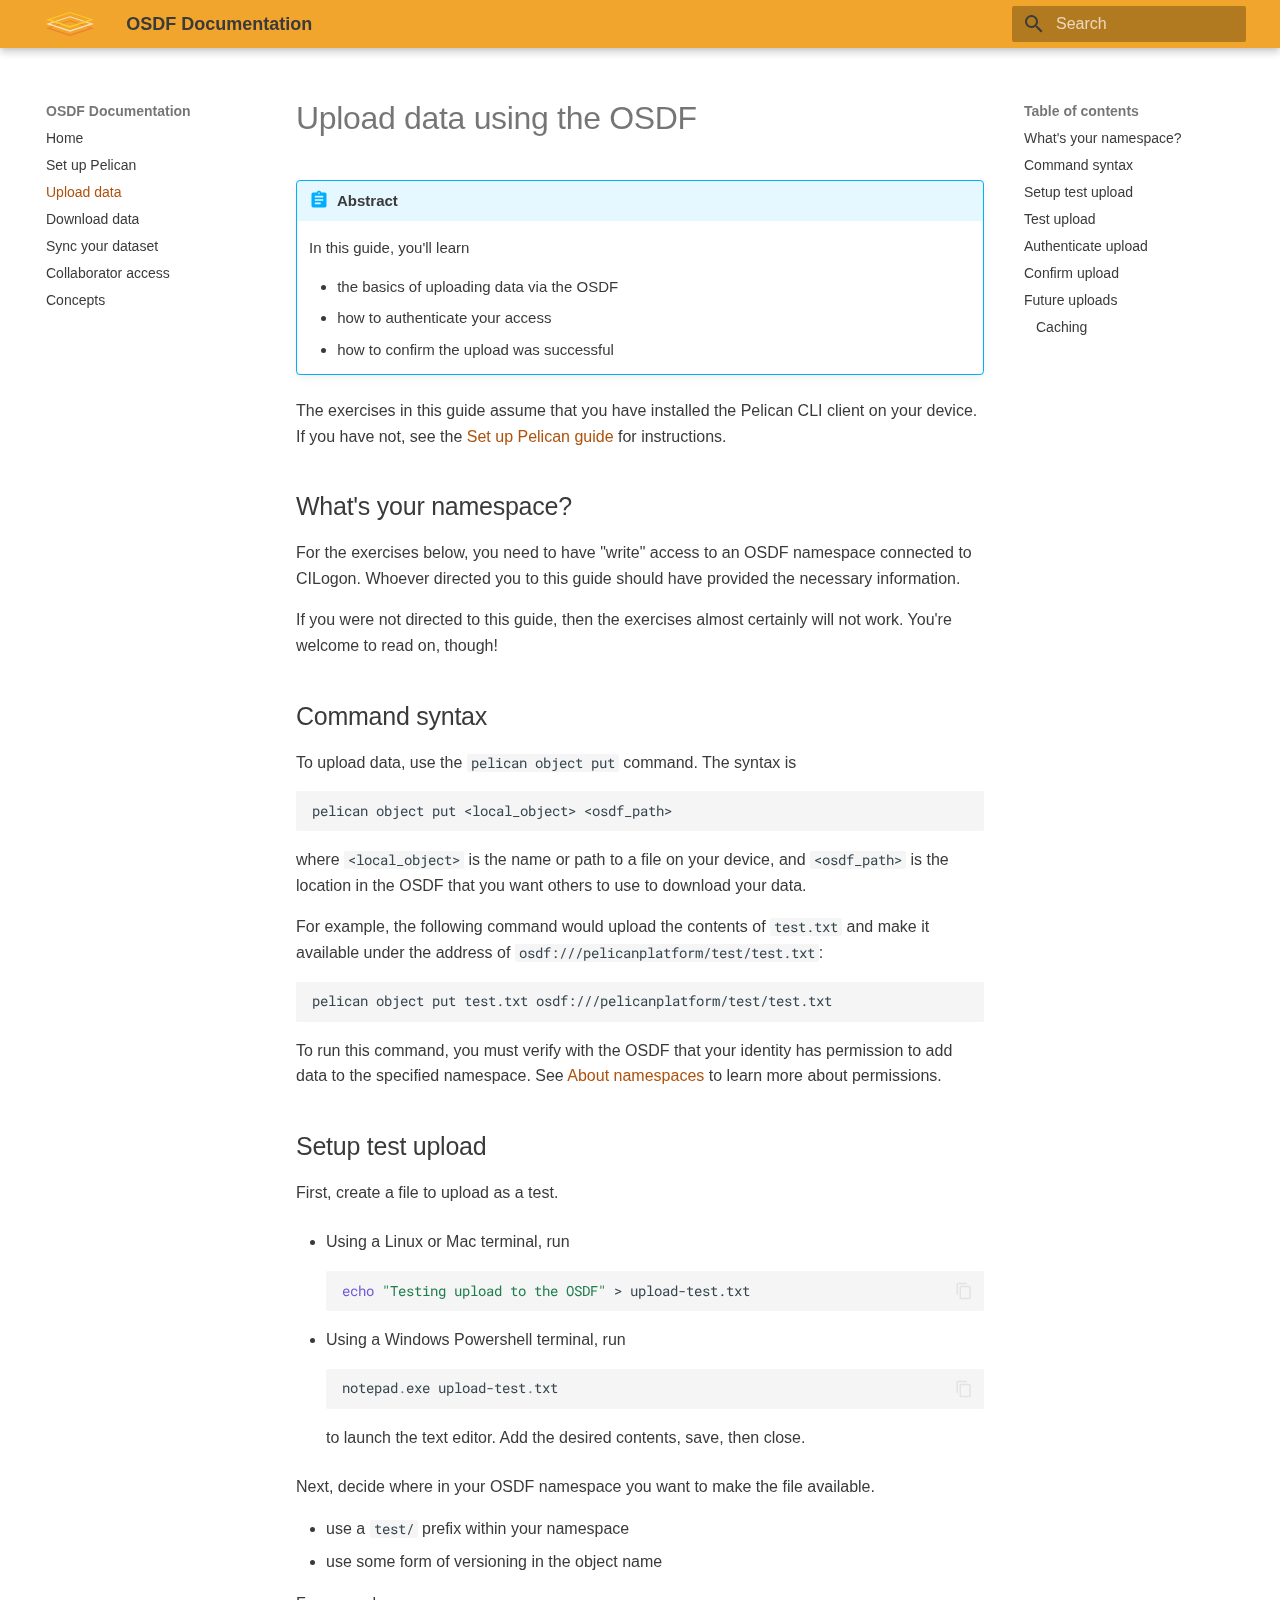
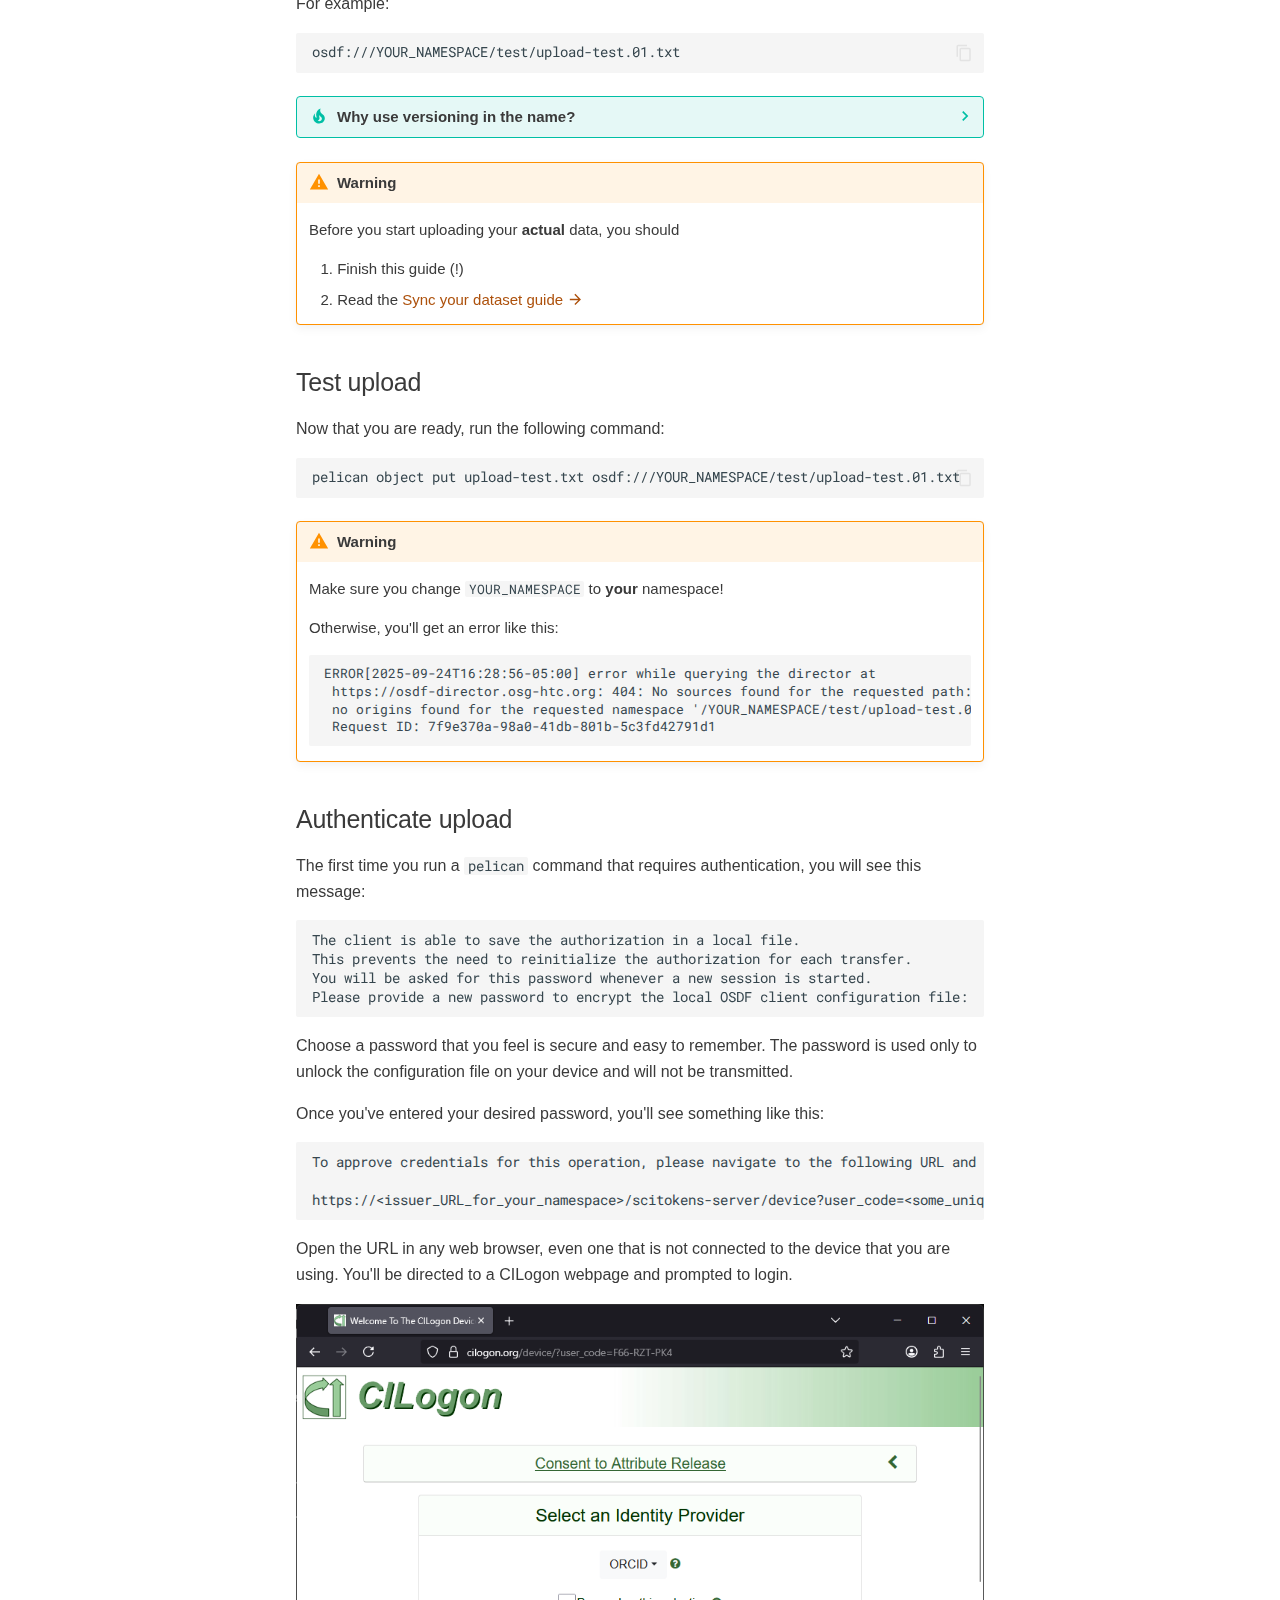
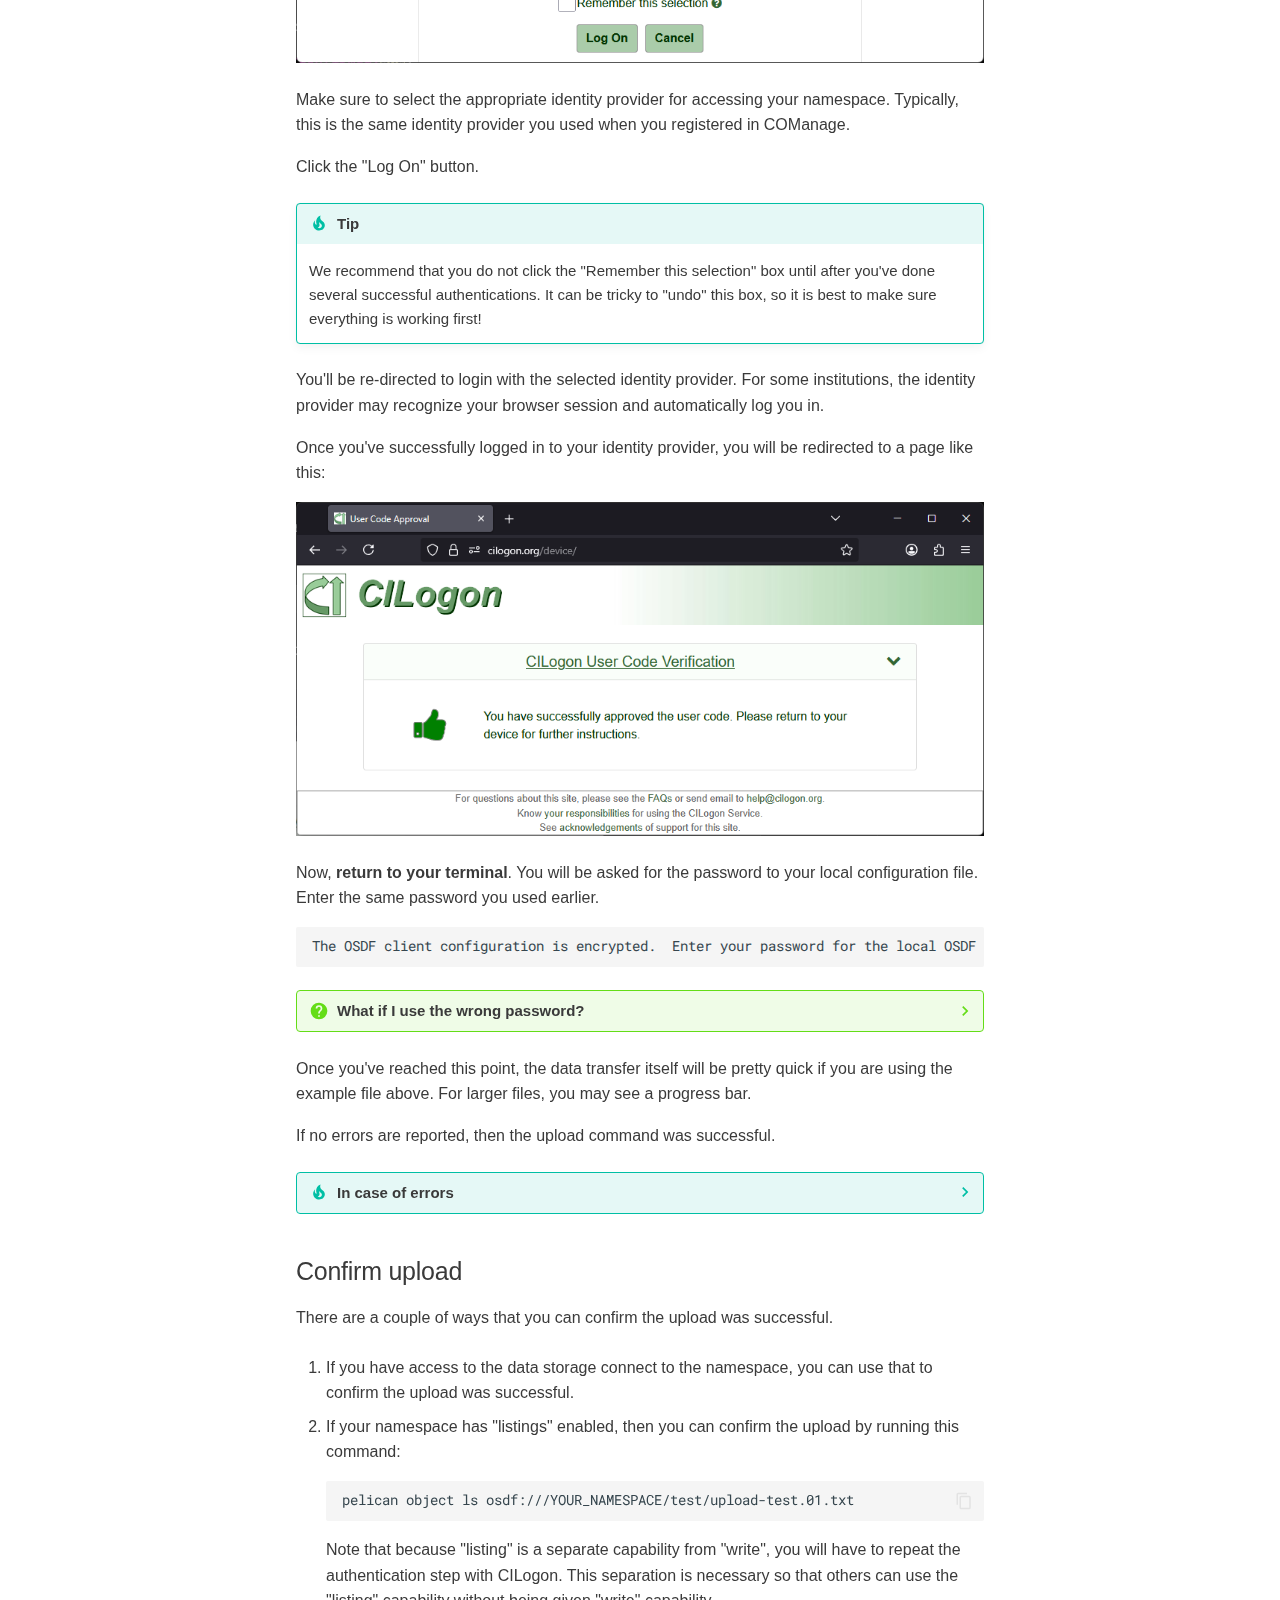
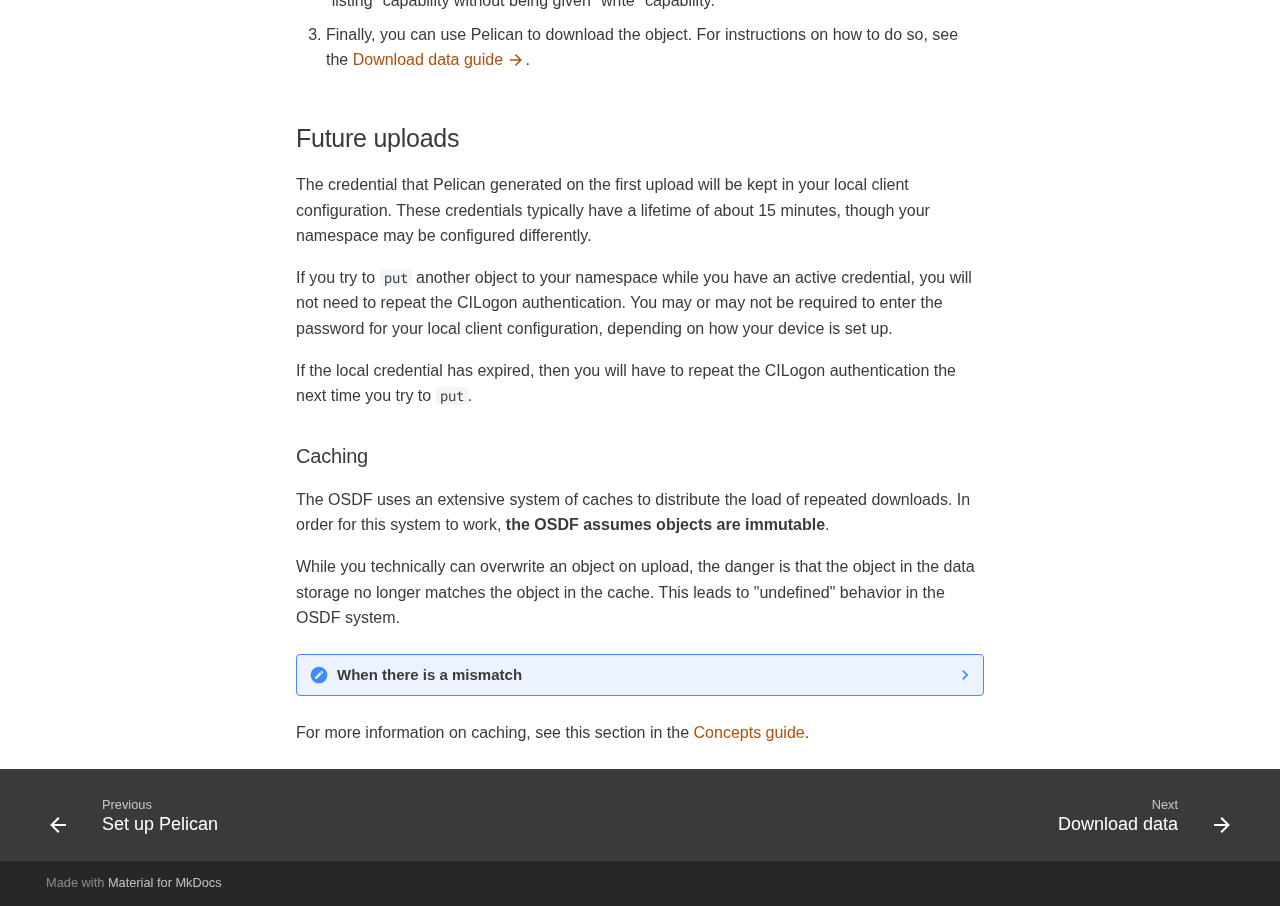
<file: upload-data/index.html>
<!doctype html>
<html lang="en" class="no-js">
  <head>
    
      <meta charset="utf-8">
      <meta name="viewport" content="width=device-width,initial-scale=1">
      
      
      
        <link rel="canonical" href="https://docs.osdf.osg-htc.org/upload-data/">
      
      
        <link rel="prev" href="../pelican-client/">
      
      
        <link rel="next" href="../download-data/">
      
      
      <link rel="icon" href="../assets/OSG_Logo.png">
      <meta name="generator" content="mkdocs-1.6.1, mkdocs-material-9.6.22">
    
    
      
        <title>Upload data - OSDF Documentation</title>
      
    
    
      <link rel="stylesheet" href="../assets/stylesheets/main.84d31ad4.min.css">
      
      
  
  
    
      
      
    
  
    
      
      
    
  
  
  <style>:root{--md-admonition-icon--halt:url('data:image/svg+xml;charset=utf-8,%3Csvg%20xmlns%3D%22http%3A//www.w3.org/2000/svg%22%20xml%3Aspace%3D%22preserve%22%20width%3D%22100.25%22%20height%3D%22100%22%20style%3D%22max-height%3A500px%22%3E%3Cstyle%3E.st0%7Bfill-rule%3Aevenodd%3Bclip-rule%3Aevenodd%7D%3C/style%3E%3Cpath%20fill%3D%22%23e30909%22%20d%3D%22M99.69%2028.98%2085.35%2014.64%2071.02.31%2070.71%200H29.29l-.31.31-14.34%2014.33L.31%2028.98l-.31.31v41.43l.31.31%2014.34%2014.34%2014.34%2014.34.3.3h41.43l.31-.31%2014.34-14.34%2014.34-14.34.3-.3V29.28l-.32-.3zM97.9%2069.84%2083.87%2083.87%2069.84%2097.9H30.16L16.13%2083.87%202.1%2069.84V30.16l14.03-14.03L30.16%202.1h39.68l14.03%2014.03L97.9%2030.16v39.68z%22%20class%3D%22st0%22/%3E%3Cpath%20fill%3D%22%23e30909%22%20d%3D%22M95.91%2030.98%2082.46%2017.54%2069.02%204.09H30.98L17.54%2017.54%204.09%2030.98v38.04l13.45%2013.45%2013.45%2013.45h38.04l13.45-13.45%2013.45-13.45V30.98zM54.92%2084.84c-11.15.57-19.03-4.79-25.59-13.56L19.07%2057.56a3.751%203.751%200%200%201%205.24-5.26l9.39%206.53c1.32.92%202.43.52%202.43-1.95V21.21c0-2.07%201.68-3.75%203.75-3.75%202.07%200%203.75%201.68%203.75%203.75v22.53c0%20.65.53%201.18%201.18%201.18.65%200%201.18-.53%201.18-1.18V17.6c0-2.07%201.68-3.75%203.75-3.75%202.07%200%203.75%201.68%203.75%203.75v26.14c0%20.65.53%201.18%201.18%201.18.65%200%201.18-.53%201.18-1.18V21.01c0-2.07%201.68-3.75%203.75-3.75%202.07%200%203.75%201.68%203.75%203.75v22.74c0%20.65.53%201.18%201.18%201.18.65%200%201.18-.53%201.18-1.18V28.79c0-2.07%201.68-3.75%203.75-3.75%202.07%200%203.75%201.68%203.75%203.75v32.8c.76%2017.54-6.5%2022.64-18.29%2023.25z%22%20class%3D%22st0%22/%3E%3Ctext%20y%3D%22115%22%20fill%3D%22%23e30909%22%20font-family%3D%22%27Helvetica%20Neue%27%2C%20Helvetica%2C%20Arial-Unicode%2C%20Arial%2C%20Sans-serif%22%20font-size%3D%225%22%20font-weight%3D%22bold%22%3ECreated%20by%20INDRAWATI%3C/text%3E%3Ctext%20y%3D%22120%22%20fill%3D%22%23e30909%22%20font-family%3D%22%27Helvetica%20Neue%27%2C%20Helvetica%2C%20Arial-Unicode%2C%20Arial%2C%20Sans-serif%22%20font-size%3D%225%22%20font-weight%3D%22bold%22%3Efrom%20the%20Noun%20Project%3C/text%3E%3C/svg%3E');--md-admonition-icon--pro-tip:url('data:image/svg+xml;charset=utf-8,%3Csvg%20xmlns%3D%22http%3A//www.w3.org/2000/svg%22%20viewBox%3D%220%200%2024%2024%22%3E%3Cpath%20d%3D%22M21.33%2012.91c.09%201.55-.62%203.04-1.89%203.95l.77%201.49c.23.45.26.98.06%201.45-.19.47-.58.84-1.06%201l-.79.25a1.687%201.687%200%200%201-1.86-.55L14.44%2018c-.89-.15-1.73-.53-2.44-1.1-.5.15-1%20.23-1.5.23-.88%200-1.76-.27-2.5-.79-.53.16-1.07.23-1.62.22-.79.01-1.57-.15-2.3-.45a4.1%204.1%200%200%201-2.43-3.61c-.08-.72.04-1.45.35-2.11-.29-.75-.32-1.57-.07-2.33C2.3%207.11%203%206.32%203.87%205.82c.58-1.69%202.21-2.82%204-2.7%201.6-1.5%204.05-1.66%205.83-.37.42-.11.86-.17%201.3-.17%201.36-.03%202.65.57%203.5%201.64%202.04.53%203.5%202.35%203.58%204.47.05%201.11-.25%202.2-.86%203.13.07.36.11.72.11%201.09m-5-1.41c.57.07%201.02.5%201.02%201.07a1%201%200%200%201-1%201h-.63c-.32.9-.88%201.69-1.62%202.29.25.09.51.14.77.21%205.13-.07%204.53-3.2%204.53-3.25a2.59%202.59%200%200%200-2.69-2.49%201%201%200%200%201-1-1%201%201%200%200%201%201-1c1.23.03%202.41.49%203.33%201.3.05-.29.08-.59.08-.89-.06-1.24-.62-2.32-2.87-2.53-1.25-2.96-4.4-1.32-4.4-.4-.03.23.21.72.25.75a1%201%200%200%201%201%201c0%20.55-.45%201-1%201-.53-.02-1.03-.22-1.43-.56-.48.31-1.03.5-1.6.56-.57.05-1.04-.35-1.07-.9a.97.97%200%200%201%20.88-1.1c.16-.02.94-.14.94-.77%200-.66.25-1.29.68-1.79-.92-.25-1.91.08-2.91%201.29C6.75%205%206%205.25%205.45%207.2%204.5%207.67%204%208%203.78%209c1.08-.22%202.19-.13%203.22.25.5.19.78.75.59%201.29-.19.52-.77.78-1.29.59-.73-.32-1.55-.34-2.3-.06-.32.27-.32.83-.32%201.27%200%20.74.37%201.43%201%201.83.53.27%201.12.41%201.71.4q-.225-.39-.39-.81a1.038%201.038%200%200%201%201.96-.68c.4%201.14%201.42%201.92%202.62%202.05%201.37-.07%202.59-.88%203.19-2.13.23-1.38%201.34-1.5%202.56-1.5m2%207.47-.62-1.3-.71.16%201%201.25zm-4.65-8.61a1%201%200%200%200-.91-1.03c-.71-.04-1.4.2-1.93.67-.57.58-.87%201.38-.84%202.19a1%201%200%200%200%201%201c.57%200%201-.45%201-1%200-.27.07-.54.23-.76.12-.1.27-.15.43-.15.55.03%201.02-.38%201.02-.92%22/%3E%3C/svg%3E');}</style>



    
    
      
    
    
      
        
        
        <link rel="preconnect" href="https://fonts.gstatic.com" crossorigin>
        <link rel="stylesheet" href="https://fonts.googleapis.com/css?family=Roboto:300,300i,400,400i,700,700i%7CRoboto+Mono:400,400i,700,700i&display=fallback">
        <style>:root{--md-text-font:"Roboto";--md-code-font:"Roboto Mono"}</style>
      
    
    
      <link rel="stylesheet" href="../stylesheets/code-highlight.css">
    
      <link rel="stylesheet" href="../stylesheets/osg.css">
    
    <script>__md_scope=new URL("..",location),__md_hash=e=>[...e].reduce(((e,_)=>(e<<5)-e+_.charCodeAt(0)),0),__md_get=(e,_=localStorage,t=__md_scope)=>JSON.parse(_.getItem(t.pathname+"."+e)),__md_set=(e,_,t=localStorage,a=__md_scope)=>{try{t.setItem(a.pathname+"."+e,JSON.stringify(_))}catch(e){}}</script>
    
      

    
    
    
  </head>
  
  
    <body dir="ltr">
  
    
    <input class="md-toggle" data-md-toggle="drawer" type="checkbox" id="__drawer" autocomplete="off">
    <input class="md-toggle" data-md-toggle="search" type="checkbox" id="__search" autocomplete="off">
    <label class="md-overlay" for="__drawer"></label>
    <div data-md-component="skip">
      
        
        <a href="#upload-data-using-the-osdf" class="md-skip">
          Skip to content
        </a>
      
    </div>
    <div data-md-component="announce">
      
    </div>
    
    
      

  

<header class="md-header md-header--shadow" data-md-component="header">
  <nav class="md-header__inner md-grid" aria-label="Header">
    <a href=".." title="OSDF Documentation" class="md-header__button md-logo" aria-label="OSDF Documentation" data-md-component="logo">
      
  <img src="../assets/OSG_Logo.svg" alt="logo">

    </a>
    <label class="md-header__button md-icon" for="__drawer">
      
      <svg xmlns="http://www.w3.org/2000/svg" viewBox="0 0 24 24"><path d="M3 6h18v2H3zm0 5h18v2H3zm0 5h18v2H3z"/></svg>
    </label>
    <div class="md-header__title" data-md-component="header-title">
      <div class="md-header__ellipsis">
        <div class="md-header__topic">
          <span class="md-ellipsis">
            OSDF Documentation
          </span>
        </div>
        <div class="md-header__topic" data-md-component="header-topic">
          <span class="md-ellipsis">
            
              Upload data
            
          </span>
        </div>
      </div>
    </div>
    
    
      <script>var palette=__md_get("__palette");if(palette&&palette.color){if("(prefers-color-scheme)"===palette.color.media){var media=matchMedia("(prefers-color-scheme: light)"),input=document.querySelector(media.matches?"[data-md-color-media='(prefers-color-scheme: light)']":"[data-md-color-media='(prefers-color-scheme: dark)']");palette.color.media=input.getAttribute("data-md-color-media"),palette.color.scheme=input.getAttribute("data-md-color-scheme"),palette.color.primary=input.getAttribute("data-md-color-primary"),palette.color.accent=input.getAttribute("data-md-color-accent")}for(var[key,value]of Object.entries(palette.color))document.body.setAttribute("data-md-color-"+key,value)}</script>
    
    
    
      
      
        <label class="md-header__button md-icon" for="__search">
          
          <svg xmlns="http://www.w3.org/2000/svg" viewBox="0 0 24 24"><path d="M9.5 3A6.5 6.5 0 0 1 16 9.5c0 1.61-.59 3.09-1.56 4.23l.27.27h.79l5 5-1.5 1.5-5-5v-.79l-.27-.27A6.52 6.52 0 0 1 9.5 16 6.5 6.5 0 0 1 3 9.5 6.5 6.5 0 0 1 9.5 3m0 2C7 5 5 7 5 9.5S7 14 9.5 14 14 12 14 9.5 12 5 9.5 5"/></svg>
        </label>
        <div class="md-search" data-md-component="search" role="dialog">
  <label class="md-search__overlay" for="__search"></label>
  <div class="md-search__inner" role="search">
    <form class="md-search__form" name="search">
      <input type="text" class="md-search__input" name="query" aria-label="Search" placeholder="Search" autocapitalize="off" autocorrect="off" autocomplete="off" spellcheck="false" data-md-component="search-query" required>
      <label class="md-search__icon md-icon" for="__search">
        
        <svg xmlns="http://www.w3.org/2000/svg" viewBox="0 0 24 24"><path d="M9.5 3A6.5 6.5 0 0 1 16 9.5c0 1.61-.59 3.09-1.56 4.23l.27.27h.79l5 5-1.5 1.5-5-5v-.79l-.27-.27A6.52 6.52 0 0 1 9.5 16 6.5 6.5 0 0 1 3 9.5 6.5 6.5 0 0 1 9.5 3m0 2C7 5 5 7 5 9.5S7 14 9.5 14 14 12 14 9.5 12 5 9.5 5"/></svg>
        
        <svg xmlns="http://www.w3.org/2000/svg" viewBox="0 0 24 24"><path d="M20 11v2H8l5.5 5.5-1.42 1.42L4.16 12l7.92-7.92L13.5 5.5 8 11z"/></svg>
      </label>
      <nav class="md-search__options" aria-label="Search">
        
        <button type="reset" class="md-search__icon md-icon" title="Clear" aria-label="Clear" tabindex="-1">
          
          <svg xmlns="http://www.w3.org/2000/svg" viewBox="0 0 24 24"><path d="M19 6.41 17.59 5 12 10.59 6.41 5 5 6.41 10.59 12 5 17.59 6.41 19 12 13.41 17.59 19 19 17.59 13.41 12z"/></svg>
        </button>
      </nav>
      
    </form>
    <div class="md-search__output">
      <div class="md-search__scrollwrap" tabindex="0" data-md-scrollfix>
        <div class="md-search-result" data-md-component="search-result">
          <div class="md-search-result__meta">
            Initializing search
          </div>
          <ol class="md-search-result__list" role="presentation"></ol>
        </div>
      </div>
    </div>
  </div>
</div>
      
    
    
  </nav>
  
</header>
    
    <div class="md-container" data-md-component="container">
      
      
        
          
        
      
      <main class="md-main" data-md-component="main">
        <div class="md-main__inner md-grid">
          
            
              
              <div class="md-sidebar md-sidebar--primary" data-md-component="sidebar" data-md-type="navigation" >
                <div class="md-sidebar__scrollwrap">
                  <div class="md-sidebar__inner">
                    



<nav class="md-nav md-nav--primary" aria-label="Navigation" data-md-level="0">
  <label class="md-nav__title" for="__drawer">
    <a href=".." title="OSDF Documentation" class="md-nav__button md-logo" aria-label="OSDF Documentation" data-md-component="logo">
      
  <img src="../assets/OSG_Logo.svg" alt="logo">

    </a>
    OSDF Documentation
  </label>
  
  <ul class="md-nav__list" data-md-scrollfix>
    
      
      
  
  
  
  
    <li class="md-nav__item">
      <a href=".." class="md-nav__link">
        
  
  
  <span class="md-ellipsis">
    Home
    
  </span>
  

      </a>
    </li>
  

    
      
      
  
  
  
  
    <li class="md-nav__item">
      <a href="../pelican-client/" class="md-nav__link">
        
  
  
  <span class="md-ellipsis">
    Set up Pelican
    
  </span>
  

      </a>
    </li>
  

    
      
      
  
  
    
  
  
  
    <li class="md-nav__item md-nav__item--active">
      
      <input class="md-nav__toggle md-toggle" type="checkbox" id="__toc">
      
      
        
      
      
        <label class="md-nav__link md-nav__link--active" for="__toc">
          
  
  
  <span class="md-ellipsis">
    Upload data
    
  </span>
  

          <span class="md-nav__icon md-icon"></span>
        </label>
      
      <a href="./" class="md-nav__link md-nav__link--active">
        
  
  
  <span class="md-ellipsis">
    Upload data
    
  </span>
  

      </a>
      
        

<nav class="md-nav md-nav--secondary" aria-label="Table of contents">
  
  
  
    
  
  
    <label class="md-nav__title" for="__toc">
      <span class="md-nav__icon md-icon"></span>
      Table of contents
    </label>
    <ul class="md-nav__list" data-md-component="toc" data-md-scrollfix>
      
        <li class="md-nav__item">
  <a href="#whats-your-namespace" class="md-nav__link">
    <span class="md-ellipsis">
      What's your namespace?
    </span>
  </a>
  
</li>
      
        <li class="md-nav__item">
  <a href="#command-syntax" class="md-nav__link">
    <span class="md-ellipsis">
      Command syntax
    </span>
  </a>
  
</li>
      
        <li class="md-nav__item">
  <a href="#setup-test-upload" class="md-nav__link">
    <span class="md-ellipsis">
      Setup test upload
    </span>
  </a>
  
</li>
      
        <li class="md-nav__item">
  <a href="#test-upload" class="md-nav__link">
    <span class="md-ellipsis">
      Test upload
    </span>
  </a>
  
</li>
      
        <li class="md-nav__item">
  <a href="#authenticate-upload" class="md-nav__link">
    <span class="md-ellipsis">
      Authenticate upload
    </span>
  </a>
  
</li>
      
        <li class="md-nav__item">
  <a href="#confirm-upload" class="md-nav__link">
    <span class="md-ellipsis">
      Confirm upload
    </span>
  </a>
  
</li>
      
        <li class="md-nav__item">
  <a href="#future-uploads" class="md-nav__link">
    <span class="md-ellipsis">
      Future uploads
    </span>
  </a>
  
    <nav class="md-nav" aria-label="Future uploads">
      <ul class="md-nav__list">
        
          <li class="md-nav__item">
  <a href="#caching" class="md-nav__link">
    <span class="md-ellipsis">
      Caching
    </span>
  </a>
  
</li>
        
      </ul>
    </nav>
  
</li>
      
    </ul>
  
</nav>
      
    </li>
  

    
      
      
  
  
  
  
    <li class="md-nav__item">
      <a href="../download-data/" class="md-nav__link">
        
  
  
  <span class="md-ellipsis">
    Download data
    
  </span>
  

      </a>
    </li>
  

    
      
      
  
  
  
  
    <li class="md-nav__item">
      <a href="../sync-dataset/" class="md-nav__link">
        
  
  
  <span class="md-ellipsis">
    Sync your dataset
    
  </span>
  

      </a>
    </li>
  

    
      
      
  
  
  
  
    <li class="md-nav__item">
      <a href="../collaborators/" class="md-nav__link">
        
  
  
  <span class="md-ellipsis">
    Collaborator access
    
  </span>
  

      </a>
    </li>
  

    
      
      
  
  
  
  
    <li class="md-nav__item">
      <a href="../concepts/" class="md-nav__link">
        
  
  
  <span class="md-ellipsis">
    Concepts
    
  </span>
  

      </a>
    </li>
  

    
  </ul>
</nav>
                  </div>
                </div>
              </div>
            
            
              
              <div class="md-sidebar md-sidebar--secondary" data-md-component="sidebar" data-md-type="toc" >
                <div class="md-sidebar__scrollwrap">
                  <div class="md-sidebar__inner">
                    

<nav class="md-nav md-nav--secondary" aria-label="Table of contents">
  
  
  
    
  
  
    <label class="md-nav__title" for="__toc">
      <span class="md-nav__icon md-icon"></span>
      Table of contents
    </label>
    <ul class="md-nav__list" data-md-component="toc" data-md-scrollfix>
      
        <li class="md-nav__item">
  <a href="#whats-your-namespace" class="md-nav__link">
    <span class="md-ellipsis">
      What's your namespace?
    </span>
  </a>
  
</li>
      
        <li class="md-nav__item">
  <a href="#command-syntax" class="md-nav__link">
    <span class="md-ellipsis">
      Command syntax
    </span>
  </a>
  
</li>
      
        <li class="md-nav__item">
  <a href="#setup-test-upload" class="md-nav__link">
    <span class="md-ellipsis">
      Setup test upload
    </span>
  </a>
  
</li>
      
        <li class="md-nav__item">
  <a href="#test-upload" class="md-nav__link">
    <span class="md-ellipsis">
      Test upload
    </span>
  </a>
  
</li>
      
        <li class="md-nav__item">
  <a href="#authenticate-upload" class="md-nav__link">
    <span class="md-ellipsis">
      Authenticate upload
    </span>
  </a>
  
</li>
      
        <li class="md-nav__item">
  <a href="#confirm-upload" class="md-nav__link">
    <span class="md-ellipsis">
      Confirm upload
    </span>
  </a>
  
</li>
      
        <li class="md-nav__item">
  <a href="#future-uploads" class="md-nav__link">
    <span class="md-ellipsis">
      Future uploads
    </span>
  </a>
  
    <nav class="md-nav" aria-label="Future uploads">
      <ul class="md-nav__list">
        
          <li class="md-nav__item">
  <a href="#caching" class="md-nav__link">
    <span class="md-ellipsis">
      Caching
    </span>
  </a>
  
</li>
        
      </ul>
    </nav>
  
</li>
      
    </ul>
  
</nav>
                  </div>
                </div>
              </div>
            
          
          
            <div class="md-content" data-md-component="content">
              <article class="md-content__inner md-typeset">
                
                  



<h1 id="upload-data-using-the-osdf">Upload data using the OSDF<a class="headerlink" href="#upload-data-using-the-osdf" title="Permanent link">&para;</a></h1>
<div class="admonition abstract">
<p class="admonition-title">Abstract</p>
<p>In this guide, you'll learn </p>
<ul>
<li>the basics of uploading data via the OSDF</li>
<li>how to authenticate your access</li>
<li>how to confirm the upload was successful</li>
</ul>
</div>
<p>The exercises in this guide assume that you have installed the Pelican CLI client on your device. 
If you have not, see the <a href="../pelican-client/">Set up Pelican guide</a> for instructions.</p>
<h2 id="whats-your-namespace">What's your namespace?<a class="headerlink" href="#whats-your-namespace" title="Permanent link">&para;</a></h2>
<p>For the exercises below, you need to have "write" access to an OSDF namespace connected to CILogon.
Whoever directed you to this guide should have provided the necessary information.</p>
<p>If you were not directed to this guide, then the exercises almost certainly will not work.
You're welcome to read on, though!</p>
<h2 id="command-syntax">Command syntax<a class="headerlink" href="#command-syntax" title="Permanent link">&para;</a></h2>
<p>To upload data, use the <code>pelican object put</code> command.
The syntax is</p>
<div class="highlight"><pre><span></span><code>pelican object put &lt;local_object&gt; &lt;osdf_path&gt;
</code></pre></div>
<p>where <code>&lt;local_object&gt;</code> is the name or path to a file on your device,
and <code>&lt;osdf_path&gt;</code> is the location in the OSDF that you want others to use to download your data.</p>
<p>For example, the following command would upload the contents of <code>test.txt</code> and make it available under the address of <code>osdf:///pelicanplatform/test/test.txt</code>:</p>
<div class="highlight"><pre><span></span><code>pelican object put test.txt osdf:///pelicanplatform/test/test.txt
</code></pre></div>
<p>To run this command, you must verify with the OSDF that your identity has permission to add data to the specified namespace.
See <a href="../concepts/#about-namespaces">About namespaces</a> to learn more about permissions.</p>
<h2 id="setup-test-upload">Setup test upload<a class="headerlink" href="#setup-test-upload" title="Permanent link">&para;</a></h2>
<p>First, create a file to upload as a test.</p>
<ul>
<li>
<p>Using a Linux or Mac terminal, run</p>
<div class="copy highlight"><pre><span></span><code><span class="nb">echo</span><span class="w"> </span><span class="s2">&quot;Testing upload to the OSDF&quot;</span><span class="w"> </span>&gt;<span class="w"> </span>upload-test.txt
</code></pre></div>
</li>
<li>
<p>Using a Windows Powershell terminal, run</p>
<div class="copy highlight"><pre><span></span><code><span class="n">notepad</span><span class="p">.</span><span class="n">exe</span> <span class="n">upload-test</span><span class="p">.</span><span class="n">txt</span>
</code></pre></div>
<p>to launch the text editor.
Add the desired contents, save, then close.</p>
</li>
</ul>
<p>Next, decide where in your OSDF namespace you want to make the file available.</p>
<ul>
<li>use a <code>test/</code> prefix within your namespace</li>
<li>use some form of versioning in the object name</li>
</ul>
<p>For example:</p>
<div class="copy highlight"><pre><span></span><code>osdf:///YOUR_NAMESPACE/test/upload-test.01.txt
</code></pre></div>
<details class="tip">
<summary>Why use versioning in the name?</summary>
<p>This is largely due to the caching system used by the OSDF - the system assumes that the object in the cache is the same as the object in the origin for a given address. </p>
<p><strong>If you upload a different object to the same OSDF address</strong>, a client that tries to download the object could receive</p>
<ul>
<li>the old version from a cache</li>
<li>the new version from the origin</li>
<li>some combination inbetween (!)</li>
</ul>
<p>For more information, see <a href="../concepts/#caching-and-immutability">Caching and immutability</a>.</p>
</details>
<div class="admonition warning">
<p class="admonition-title">Warning</p>
<p>Before you start uploading your <strong>actual</strong> data, you should</p>
<ol>
<li>Finish this guide (!)</li>
<li>Read the <a href="../sync-dataset/">Sync your dataset guide <span class="twemoji"><svg xmlns="http://www.w3.org/2000/svg" viewBox="0 0 24 24"><path d="M4 11v2h12l-5.5 5.5 1.42 1.42L19.84 12l-7.92-7.92L10.5 5.5 16 11z"/></svg></span></a></li>
</ol>
</div>
<h2 id="test-upload">Test upload<a class="headerlink" href="#test-upload" title="Permanent link">&para;</a></h2>
<p>Now that you are ready, run the following command:</p>
<div class="copy highlight"><pre><span></span><code>pelican object put upload-test.txt osdf:///YOUR_NAMESPACE/test/upload-test.01.txt
</code></pre></div>
<div class="admonition warning">
<p class="admonition-title">Warning</p>
<p>Make sure you change <code>YOUR_NAMESPACE</code> to <strong>your</strong> namespace!</p>
<p>Otherwise, you'll get an error like this:</p>
<div class="wrap highlight"><pre><span></span><code>ERROR[2025-09-24T16:28:56-05:00] error while querying the director at
 https://osdf-director.osg-htc.org: 404: No sources found for the requested path:
 no origins found for the requested namespace &#39;/YOUR_NAMESPACE/test/upload-test.01.txt&#39;:
 Request ID: 7f9e370a-98a0-41db-801b-5c3fd42791d1
</code></pre></div>
</div>
<h2 id="authenticate-upload">Authenticate upload<a class="headerlink" href="#authenticate-upload" title="Permanent link">&para;</a></h2>
<p>The first time you run a <code>pelican</code> command that requires authentication, you will see this message:</p>
<div class="highlight"><pre><span></span><code>The client is able to save the authorization in a local file.
This prevents the need to reinitialize the authorization for each transfer.
You will be asked for this password whenever a new session is started.
Please provide a new password to encrypt the local OSDF client configuration file:
</code></pre></div>
<p>Choose a password that you feel is secure and easy to remember.
The password is used only to unlock the configuration file on your device and will not be transmitted.</p>
<p>Once you've entered your desired password, you'll see something like this:</p>
<div class="highlight"><pre><span></span><code>To approve credentials for this operation, please navigate to the following URL and approve the request:

https://&lt;issuer_URL_for_your_namespace&gt;/scitokens-server/device?user_code=&lt;some_unique_code&gt;
</code></pre></div>
<p>Open the URL in any web browser, even one that is not connected to the device that you are using.
You'll be directed to a CILogon webpage and prompted to login.</p>
<p><img alt="Login to CILogon in browser" src="../assets/osdf-upload-cilogon.png" /></p>
<p>Make sure to select the appropriate identity provider for accessing your namespace.
Typically, this is the same identity provider you used when you registered in COManage.</p>
<p>Click the "Log On" button.</p>
<div class="admonition tip">
<p class="admonition-title">Tip</p>
<p>We recommend that you do not click the "Remember this selection" box until after you've
done several successful authentications. It can be tricky to "undo" this box, so it is
best to make sure everything is working first!</p>
</div>
<p>You'll be re-directed to login with the selected identity provider.
For some institutions, the identity provider may recognize your browser session and automatically log you in.</p>
<p>Once you've successfully logged in to your identity provider, you will be redirected to a page like this:</p>
<p><img alt="Confirmed login to CILogon in browser" src="../assets/osdf-upload-cilogon-confirmed.png" /></p>
<p>Now, <strong>return to your terminal</strong>.
You will be asked for the password to your local configuration file.
Enter the same password you used earlier.</p>
<div class="highlight"><pre><span></span><code>The OSDF client configuration is encrypted.  Enter your password for the local OSDF client configuration file:
</code></pre></div>
<details class="question">
<summary>What if I use the wrong password?</summary>
<p>If you enter the wrong password for your local client configuration file, you'll get an error like
<code>Failed to get reset password: pkcs8: incorrect password</code> and the <code>pelican</code> command will fail.</p>
<p>Rerun the last <code>pelican</code> command again to retry.</p>
<ul>
<li>If you want to change the current password, run the command <code>pelican credentials reset-password</code>.</li>
<li>If you don't remember your password and need to reset it, email <a href="mailto:support@osg-htc.org">support@osg-htc.org</a>
  to request instructions.</li>
</ul>
</details>
<p>Once you've reached this point, the data transfer itself will be pretty quick if you are using the example file above.
For larger files, you may see a progress bar.</p>
<p>If no errors are reported, then the upload command was successful.</p>
<details class="tip">
<summary>In case of errors</summary>
<p>If there is an error message, the message should explain what the problem is.
Most common is that you (or more accurately, the identity you authenticated with) do not have the permission to upload to that namespace. </p>
<ul>
<li>Double check that the OSDF address you are using is correct</li>
<li>Confirm that you are using the correct identity for the upload</li>
</ul>
<p>If you are still having issues, email <a href="mailto:support@osg-htc.org">support@osg-htc.org</a>.</p>
<div class="admonition bug">
<p class="admonition-title">Error fetching checksum</p>
<p><a href="https://github.com/PelicanPlatform/pelican/issues/2692">There is currently a bug</a> where this message may be printed even if the upload was successful.
Follow the instructions below to check whether your upload was successful or not.</p>
</div>
</details>
<h2 id="confirm-upload">Confirm upload<a class="headerlink" href="#confirm-upload" title="Permanent link">&para;</a></h2>
<p>There are a couple of ways that you can confirm the upload was successful.</p>
<ol>
<li>
<p>If you have access to the data storage connect to the namespace,
    you can use that to confirm the upload was successful.</p>
</li>
<li>
<p>If your namespace has "listings" enabled, then you can confirm the upload by running this command:</p>
<div class="copy highlight"><pre><span></span><code>pelican object ls osdf:///YOUR_NAMESPACE/test/upload-test.01.txt
</code></pre></div>
<p>Note that because "listing" is a separate capability from "write", you will have to repeat the authentication step with CILogon.
This separation is necessary so that others can use the "listing" capability without being given "write" capability.</p>
</li>
<li>
<p>Finally, you can use Pelican to download the object.
    For instructions on how to do so, see the <a href="../download-data/">Download data guide <span class="twemoji"><svg xmlns="http://www.w3.org/2000/svg" viewBox="0 0 24 24"><path d="M4 11v2h12l-5.5 5.5 1.42 1.42L19.84 12l-7.92-7.92L10.5 5.5 16 11z"/></svg></span></a>.</p>
</li>
</ol>
<h2 id="future-uploads">Future uploads<a class="headerlink" href="#future-uploads" title="Permanent link">&para;</a></h2>
<p>The credential that Pelican generated on the first upload will be kept in your local client configuration.
These credentials typically have a lifetime of about 15 minutes, though your namespace may be configured differently.</p>
<p>If you try to <code>put</code> another object to your namespace while you have an active credential,
you will not need to repeat the CILogon authentication.
You may or may not be required to enter the password for your local client configuration,
depending on how your device is set up.</p>
<p>If the local credential has expired, then you will have to repeat the CILogon authentication the next time you try to <code>put</code>.</p>
<h3 id="caching">Caching<a class="headerlink" href="#caching" title="Permanent link">&para;</a></h3>
<p>The OSDF uses an extensive system of caches to distribute the load of repeated downloads.
In order for this system to work, <strong>the OSDF assumes objects are immutable</strong>.</p>
<p>While you technically can overwrite an object on upload, the danger is that the object in the data storage no longer matches the object in the cache.
This leads to "undefined" behavior in the OSDF system.</p>
<details class="note">
<summary>When there is a mismatch</summary>
<p>If there is a mismatch between an object in the original data storage and in the cache, then when the client downloads the object it may receive:</p>
<ul>
<li>the old version of the object (from the cache)</li>
<li>the new version of the object (from the origin)</li>
<li>or a mix inbetween! (the cache began updating during the transfer)</li>
</ul>
<p>A long term goal for the underlying Pelican software is to address this issue.</p>
</details>
<p>For more information on caching, see this section in the <a href="../concepts/#caching-and-immutability">Concepts guide</a>.</p>












                
              </article>
            </div>
          
          
<script>var target=document.getElementById(location.hash.slice(1));target&&target.name&&(target.checked=target.name.startsWith("__tabbed_"))</script>
        </div>
        
      </main>
      
        <footer class="md-footer">
  
    
      
      <nav class="md-footer__inner md-grid" aria-label="Footer" >
        
          
          <a href="../pelican-client/" class="md-footer__link md-footer__link--prev" aria-label="Previous: Set up Pelican">
            <div class="md-footer__button md-icon">
              
              <svg xmlns="http://www.w3.org/2000/svg" viewBox="0 0 24 24"><path d="M20 11v2H8l5.5 5.5-1.42 1.42L4.16 12l7.92-7.92L13.5 5.5 8 11z"/></svg>
            </div>
            <div class="md-footer__title">
              <span class="md-footer__direction">
                Previous
              </span>
              <div class="md-ellipsis">
                Set up Pelican
              </div>
            </div>
          </a>
        
        
          
          <a href="../download-data/" class="md-footer__link md-footer__link--next" aria-label="Next: Download data">
            <div class="md-footer__title">
              <span class="md-footer__direction">
                Next
              </span>
              <div class="md-ellipsis">
                Download data
              </div>
            </div>
            <div class="md-footer__button md-icon">
              
              <svg xmlns="http://www.w3.org/2000/svg" viewBox="0 0 24 24"><path d="M4 11v2h12l-5.5 5.5 1.42 1.42L19.84 12l-7.92-7.92L10.5 5.5 16 11z"/></svg>
            </div>
          </a>
        
      </nav>
    
  
  <div class="md-footer-meta md-typeset">
    <div class="md-footer-meta__inner md-grid">
      <div class="md-copyright">
  
  
    Made with
    <a href="https://squidfunk.github.io/mkdocs-material/" target="_blank" rel="noopener">
      Material for MkDocs
    </a>
  
</div>
      
    </div>
  </div>
</footer>
      
    </div>
    <div class="md-dialog" data-md-component="dialog">
      <div class="md-dialog__inner md-typeset"></div>
    </div>
    
    
    
      
      <script id="__config" type="application/json">{"base": "..", "features": ["navigation.footer"], "search": "../assets/javascripts/workers/search.973d3a69.min.js", "tags": null, "translations": {"clipboard.copied": "Copied to clipboard", "clipboard.copy": "Copy to clipboard", "search.result.more.one": "1 more on this page", "search.result.more.other": "# more on this page", "search.result.none": "No matching documents", "search.result.one": "1 matching document", "search.result.other": "# matching documents", "search.result.placeholder": "Type to start searching", "search.result.term.missing": "Missing", "select.version": "Select version"}, "version": null}</script>
    
    
      <script src="../assets/javascripts/bundle.f55a23d4.min.js"></script>
      
    
  </body>
</html>
</file>
<file: stylesheets/code-highlight.css>
span.hll {
    background-color: rgba(255,255,0,.5)
}
</file>
<file: stylesheets/osg.css>
:root {
    --md-default-fg-color: #3a3a3a;
    --md-primary-fg-color: #F1A52C;
    --md-primary-bg-color: #3a3a3a;
    --md-accent-fg-color: #FFC364;
}

:root>* {
    --md-footer-bg-color: #3a3a3a;

    --md-typeset-a-color: #ad510c;
    --md-text-font-family: "Helvetica Neue", Helvetica, Arial, "Lucida Grande", sans-serif;
}

.md-typeset h1, .md-typeset h2 {
    font-weight: 400;
}

.md-typeset__table td {
    padding-top: 5px !important;
    padding-bottom: 5px !important;
}

.md-typeset table th {
    min-width: 0px !important;
}

.before-dot::before {
    content: '';
    display: inline-block;
    width: 13px;
    height: 13px;
    margin-right: 5px;
    -moz-border-radius: 6.5px;
    -webkit-border-radius: 6.5px;
    border-radius: 6.5px;
    transform: translate(0%,15%);
}

.text-light-blue::before {
    background-color: #648fff
}

.text-blue::before {
    background-color: #785ef0;
}

.text-pink::before {
    background-color: #dc267f;
}

.text-orange::before {
    background-color: #fe6100;
}

.text-light-orange::before {
    background-color: #ffb000;
}

.text-black::before {
    background-color: #000;
}

.tabbed-in {
    margin-left: 18px;
}

/*$text: #3a3a3a;*/
/*$primary: */
/*$secondary: #F1A52C;*/
/*$info: #FFC364;*/
/*$warning: #fff1c7;*/
/*$white-offset: #fff7ea;*/
/*$nav-link-color: $text;*/


/*$nav-link-font-weight: 500;*/
/*$navbar-light-color: #3a3a3a;*/

/*$border-radius: 1rem;*/

/*$btn-border-radius: .25rem;*/

/*$card-border-color: black;*/
/*$card-border-radius: $border-radius;*/

/*$font-family-base: "Helvetica Neue", Helvetica, Arial, "Lucida Grande", sans-serif;*/
/*$headings-font-family: "Helvetica Neue", Helvetica, Arial, "Lucida Grande", sans-serif;*/
/*$headings-font-weight: 600;*/

:root {
  --md-admonition-icon--halt: url("https://cdn.jsdelivr.net/npm/@mdi/svg/svg/hand-back-left.svg");
}
.md-typeset .admonition.halt,
.md-typeset details.halt {
  border-color: rgb(235, 12, 12);
}
.md-typeset .halt > .admonition-title,
.md-typeset .halt > summary {
  background-color: rgba(235, 12, 12, 0.1);
}
.md-typeset .halt > .admonition-title::before,
.md-typeset .halt > summary::before {
  background-color: rgb(235, 12, 12);
  -webkit-mask-image: var(--md-admonition-icon--halt);
          mask-image: var(--md-admonition-icon--halt);
}

:root {
  --md-admonition-icon--pro-tip: url("https://cdn.jsdelivr.net/npm/@mdi/svg/svg/brain.svg");
}
.md-typeset .admonition.pro-tip,
.md-typeset details.pro-tip {
  border-color: rgb(177, 0, 222);
}
.md-typeset .pro-tip > .admonition-title,
.md-typeset .pro-tip > summary {
  background-color: rgba(177, 0, 222, 0.1);
}
.md-typeset .pro-tip > .admonition-title::before,
.md-typeset .pro-tip > summary::before {
  background-color: rgb(177, 0, 222);
  -webkit-mask-image: var(--md-admonition-icon--pro-tip);
          mask-image: var(--md-admonition-icon--pro-tip);
}

.md-typeset .admonition,
.md-typeset details {
  font-size: 15px;
}
</file>
<file: assets/stylesheets/main.84d31ad4.min.css>
@charset "UTF-8";html{-webkit-text-size-adjust:none;-moz-text-size-adjust:none;text-size-adjust:none;box-sizing:border-box}*,:after,:before{box-sizing:inherit}@media (prefers-reduced-motion){*,:after,:before{transition:none!important}}body{margin:0}a,button,input,label{-webkit-tap-highlight-color:transparent}a{color:inherit;text-decoration:none}hr{border:0;box-sizing:initial;display:block;height:.05rem;overflow:visible;padding:0}small{font-size:80%}sub,sup{line-height:1em}img{border-style:none}table{border-collapse:initial;border-spacing:0}td,th{font-weight:400;vertical-align:top}button{background:#0000;border:0;font-family:inherit;font-size:inherit;margin:0;padding:0}input{border:0;outline:none}:root{--md-primary-fg-color:#4051b5;--md-primary-fg-color--light:#5d6cc0;--md-primary-fg-color--dark:#303fa1;--md-primary-bg-color:#fff;--md-primary-bg-color--light:#ffffffb3;--md-accent-fg-color:#526cfe;--md-accent-fg-color--transparent:#526cfe1a;--md-accent-bg-color:#fff;--md-accent-bg-color--light:#ffffffb3}[data-md-color-scheme=default]{color-scheme:light}[data-md-color-scheme=default] img[src$="#gh-dark-mode-only"],[data-md-color-scheme=default] img[src$="#only-dark"]{display:none}:root,[data-md-color-scheme=default]{--md-hue:225deg;--md-default-fg-color:#000000de;--md-default-fg-color--light:#0000008a;--md-default-fg-color--lighter:#00000052;--md-default-fg-color--lightest:#00000012;--md-default-bg-color:#fff;--md-default-bg-color--light:#ffffffb3;--md-default-bg-color--lighter:#ffffff4d;--md-default-bg-color--lightest:#ffffff1f;--md-code-fg-color:#36464e;--md-code-bg-color:#f5f5f5;--md-code-hl-color:#4287ff;--md-code-hl-color--light:#4287ff1a;--md-code-hl-number-color:#d52a2a;--md-code-hl-special-color:#db1457;--md-code-hl-function-color:#a846b9;--md-code-hl-constant-color:#6e59d9;--md-code-hl-keyword-color:#3f6ec6;--md-code-hl-string-color:#1c7d4d;--md-code-hl-name-color:var(--md-code-fg-color);--md-code-hl-operator-color:var(--md-default-fg-color--light);--md-code-hl-punctuation-color:var(--md-default-fg-color--light);--md-code-hl-comment-color:var(--md-default-fg-color--light);--md-code-hl-generic-color:var(--md-default-fg-color--light);--md-code-hl-variable-color:var(--md-default-fg-color--light);--md-typeset-color:var(--md-default-fg-color);--md-typeset-a-color:var(--md-primary-fg-color);--md-typeset-del-color:#f5503d26;--md-typeset-ins-color:#0bd57026;--md-typeset-kbd-color:#fafafa;--md-typeset-kbd-accent-color:#fff;--md-typeset-kbd-border-color:#b8b8b8;--md-typeset-mark-color:#ffff0080;--md-typeset-table-color:#0000001f;--md-typeset-table-color--light:rgba(0,0,0,.035);--md-admonition-fg-color:var(--md-default-fg-color);--md-admonition-bg-color:var(--md-default-bg-color);--md-warning-fg-color:#000000de;--md-warning-bg-color:#ff9;--md-footer-fg-color:#fff;--md-footer-fg-color--light:#ffffffb3;--md-footer-fg-color--lighter:#ffffff73;--md-footer-bg-color:#000000de;--md-footer-bg-color--dark:#00000052;--md-shadow-z1:0 0.2rem 0.5rem #0000000d,0 0 0.05rem #0000001a;--md-shadow-z2:0 0.2rem 0.5rem #0000001a,0 0 0.05rem #00000040;--md-shadow-z3:0 0.2rem 0.5rem #0003,0 0 0.05rem #00000059}.md-icon svg{fill:currentcolor;display:block;height:1.2rem;width:1.2rem}body{-webkit-font-smoothing:antialiased;-moz-osx-font-smoothing:grayscale;--md-text-font-family:var(--md-text-font,_),-apple-system,BlinkMacSystemFont,Helvetica,Arial,sans-serif;--md-code-font-family:var(--md-code-font,_),SFMono-Regular,Consolas,Menlo,monospace}aside,body,input{font-feature-settings:"kern","liga";color:var(--md-typeset-color);font-family:var(--md-text-font-family)}code,kbd,pre{font-feature-settings:"kern";font-family:var(--md-code-font-family)}:root{--md-typeset-table-sort-icon:url('data:image/svg+xml;charset=utf-8,<svg xmlns="http://www.w3.org/2000/svg" viewBox="0 0 24 24"><path d="m18 21-4-4h3V7h-3l4-4 4 4h-3v10h3M2 19v-2h10v2M2 13v-2h7v2M2 7V5h4v2z"/></svg>');--md-typeset-table-sort-icon--asc:url('data:image/svg+xml;charset=utf-8,<svg xmlns="http://www.w3.org/2000/svg" viewBox="0 0 24 24"><path d="M19 17h3l-4 4-4-4h3V3h2M2 17h10v2H2M6 5v2H2V5m0 6h7v2H2z"/></svg>');--md-typeset-table-sort-icon--desc:url('data:image/svg+xml;charset=utf-8,<svg xmlns="http://www.w3.org/2000/svg" viewBox="0 0 24 24"><path d="M19 7h3l-4-4-4 4h3v14h2M2 17h10v2H2M6 5v2H2V5m0 6h7v2H2z"/></svg>')}.md-typeset{-webkit-print-color-adjust:exact;color-adjust:exact;font-size:.8rem;line-height:1.6;overflow-wrap:break-word}@media print{.md-typeset{font-size:.68rem}}.md-typeset blockquote,.md-typeset dl,.md-typeset figure,.md-typeset ol,.md-typeset pre,.md-typeset ul{margin-bottom:1em;margin-top:1em}.md-typeset h1{color:var(--md-default-fg-color--light);font-size:2em;line-height:1.3;margin:0 0 1.25em}.md-typeset h1,.md-typeset h2{font-weight:300;letter-spacing:-.01em}.md-typeset h2{font-size:1.5625em;line-height:1.4;margin:1.6em 0 .64em}.md-typeset h3{font-size:1.25em;font-weight:400;letter-spacing:-.01em;line-height:1.5;margin:1.6em 0 .8em}.md-typeset h2+h3{margin-top:.8em}.md-typeset h4{font-weight:700;letter-spacing:-.01em;margin:1em 0}.md-typeset h5,.md-typeset h6{color:var(--md-default-fg-color--light);font-size:.8em;font-weight:700;letter-spacing:-.01em;margin:1.25em 0}.md-typeset h5{text-transform:uppercase}.md-typeset h5 code{text-transform:none}.md-typeset hr{border-bottom:.05rem solid var(--md-default-fg-color--lightest);display:flow-root;margin:1.5em 0}.md-typeset a{color:var(--md-typeset-a-color);word-break:break-word}.md-typeset a,.md-typeset a:before{transition:color 125ms}.md-typeset a:focus,.md-typeset a:hover{color:var(--md-accent-fg-color)}.md-typeset a:focus code,.md-typeset a:hover code{background-color:var(--md-accent-fg-color--transparent)}.md-typeset a code{color:currentcolor;transition:background-color 125ms}.md-typeset a.focus-visible{outline-color:var(--md-accent-fg-color);outline-offset:.2rem}.md-typeset code,.md-typeset kbd,.md-typeset pre{color:var(--md-code-fg-color);direction:ltr;font-variant-ligatures:none}@media print{.md-typeset code,.md-typeset kbd,.md-typeset pre{white-space:pre-wrap}}.md-typeset code{background-color:var(--md-code-bg-color);border-radius:.1rem;-webkit-box-decoration-break:clone;box-decoration-break:clone;font-size:.85em;padding:0 .2941176471em;word-break:break-word}.md-typeset code:not(.focus-visible){-webkit-tap-highlight-color:transparent;outline:none}.md-typeset pre{display:flow-root;line-height:1.4;position:relative}.md-typeset pre>code{-webkit-box-decoration-break:slice;box-decoration-break:slice;box-shadow:none;display:block;margin:0;outline-color:var(--md-accent-fg-color);overflow:auto;padding:.7720588235em 1.1764705882em;scrollbar-color:var(--md-default-fg-color--lighter) #0000;scrollbar-width:thin;touch-action:auto;word-break:normal}.md-typeset pre>code:hover{scrollbar-color:var(--md-accent-fg-color) #0000}.md-typeset pre>code::-webkit-scrollbar{height:.2rem;width:.2rem}.md-typeset pre>code::-webkit-scrollbar-thumb{background-color:var(--md-default-fg-color--lighter)}.md-typeset pre>code::-webkit-scrollbar-thumb:hover{background-color:var(--md-accent-fg-color)}.md-typeset kbd{background-color:var(--md-typeset-kbd-color);border-radius:.1rem;box-shadow:0 .1rem 0 .05rem var(--md-typeset-kbd-border-color),0 .1rem 0 var(--md-typeset-kbd-border-color),0 -.1rem .2rem var(--md-typeset-kbd-accent-color) inset;color:var(--md-default-fg-color);display:inline-block;font-size:.75em;padding:0 .6666666667em;vertical-align:text-top;word-break:break-word}.md-typeset mark{background-color:var(--md-typeset-mark-color);-webkit-box-decoration-break:clone;box-decoration-break:clone;color:inherit;word-break:break-word}.md-typeset abbr{border-bottom:.05rem dotted var(--md-default-fg-color--light);cursor:help;text-decoration:none}.md-typeset small{opacity:.75}[dir=ltr] .md-typeset sub,[dir=ltr] .md-typeset sup{margin-left:.078125em}[dir=rtl] .md-typeset sub,[dir=rtl] .md-typeset sup{margin-right:.078125em}[dir=ltr] .md-typeset blockquote{padding-left:.6rem}[dir=rtl] .md-typeset blockquote{padding-right:.6rem}[dir=ltr] .md-typeset blockquote{border-left:.2rem solid var(--md-default-fg-color--lighter)}[dir=rtl] .md-typeset blockquote{border-right:.2rem solid var(--md-default-fg-color--lighter)}.md-typeset blockquote{color:var(--md-default-fg-color--light);margin-left:0;margin-right:0}.md-typeset ul{list-style-type:disc}.md-typeset ul[type]{list-style-type:revert-layer}[dir=ltr] .md-typeset ol,[dir=ltr] .md-typeset ul{margin-left:.625em}[dir=rtl] .md-typeset ol,[dir=rtl] .md-typeset ul{margin-right:.625em}.md-typeset ol,.md-typeset ul{padding:0}.md-typeset ol:not([hidden]),.md-typeset ul:not([hidden]){display:flow-root}.md-typeset ol ol,.md-typeset ul ol{list-style-type:lower-alpha}.md-typeset ol ol ol,.md-typeset ul ol ol{list-style-type:lower-roman}.md-typeset ol ol ol ol,.md-typeset ul ol ol ol{list-style-type:upper-alpha}.md-typeset ol ol ol ol ol,.md-typeset ul ol ol ol ol{list-style-type:upper-roman}.md-typeset ol[type],.md-typeset ul[type]{list-style-type:revert-layer}[dir=ltr] .md-typeset ol li,[dir=ltr] .md-typeset ul li{margin-left:1.25em}[dir=rtl] .md-typeset ol li,[dir=rtl] .md-typeset ul li{margin-right:1.25em}.md-typeset ol li,.md-typeset ul li{margin-bottom:.5em}.md-typeset ol li blockquote,.md-typeset ol li p,.md-typeset ul li blockquote,.md-typeset ul li p{margin:.5em 0}.md-typeset ol li:last-child,.md-typeset ul li:last-child{margin-bottom:0}[dir=ltr] .md-typeset ol li ol,[dir=ltr] .md-typeset ol li ul,[dir=ltr] .md-typeset ul li ol,[dir=ltr] .md-typeset ul li ul{margin-left:.625em}[dir=rtl] .md-typeset ol li ol,[dir=rtl] .md-typeset ol li ul,[dir=rtl] .md-typeset ul li ol,[dir=rtl] .md-typeset ul li ul{margin-right:.625em}.md-typeset ol li ol,.md-typeset ol li ul,.md-typeset ul li ol,.md-typeset ul li ul{margin-bottom:.5em;margin-top:.5em}[dir=ltr] .md-typeset dd{margin-left:1.875em}[dir=rtl] .md-typeset dd{margin-right:1.875em}.md-typeset dd{margin-bottom:1.5em;margin-top:1em}.md-typeset img,.md-typeset svg,.md-typeset video{height:auto;max-width:100%}.md-typeset img[align=left]{margin:1em 1em 1em 0}.md-typeset img[align=right]{margin:1em 0 1em 1em}.md-typeset img[align]:only-child{margin-top:0}.md-typeset figure{display:flow-root;margin:1em auto;max-width:100%;text-align:center;width:fit-content}.md-typeset figure img{display:block;margin:0 auto}.md-typeset figcaption{font-style:italic;margin:1em auto;max-width:24rem}.md-typeset iframe{max-width:100%}.md-typeset table:not([class]){background-color:var(--md-default-bg-color);border:.05rem solid var(--md-typeset-table-color);border-radius:.1rem;display:inline-block;font-size:.64rem;max-width:100%;overflow:auto;touch-action:auto}@media print{.md-typeset table:not([class]){display:table}}.md-typeset table:not([class])+*{margin-top:1.5em}.md-typeset table:not([class]) td>:first-child,.md-typeset table:not([class]) th>:first-child{margin-top:0}.md-typeset table:not([class]) td>:last-child,.md-typeset table:not([class]) th>:last-child{margin-bottom:0}.md-typeset table:not([class]) td:not([align]),.md-typeset table:not([class]) th:not([align]){text-align:left}[dir=rtl] .md-typeset table:not([class]) td:not([align]),[dir=rtl] .md-typeset table:not([class]) th:not([align]){text-align:right}.md-typeset table:not([class]) th{font-weight:700;min-width:5rem;padding:.9375em 1.25em;vertical-align:top}.md-typeset table:not([class]) td{border-top:.05rem solid var(--md-typeset-table-color);padding:.9375em 1.25em;vertical-align:top}.md-typeset table:not([class]) tbody tr{transition:background-color 125ms}.md-typeset table:not([class]) tbody tr:hover{background-color:var(--md-typeset-table-color--light);box-shadow:0 .05rem 0 var(--md-default-bg-color) inset}.md-typeset table:not([class]) a{word-break:normal}.md-typeset table th[role=columnheader]{cursor:pointer}[dir=ltr] .md-typeset table th[role=columnheader]:after{margin-left:.5em}[dir=rtl] .md-typeset table th[role=columnheader]:after{margin-right:.5em}.md-typeset table th[role=columnheader]:after{content:"";display:inline-block;height:1.2em;-webkit-mask-image:var(--md-typeset-table-sort-icon);mask-image:var(--md-typeset-table-sort-icon);-webkit-mask-repeat:no-repeat;mask-repeat:no-repeat;-webkit-mask-size:contain;mask-size:contain;transition:background-color 125ms;vertical-align:text-bottom;width:1.2em}.md-typeset table th[role=columnheader]:hover:after{background-color:var(--md-default-fg-color--lighter)}.md-typeset table th[role=columnheader][aria-sort=ascending]:after{background-color:var(--md-default-fg-color--light);-webkit-mask-image:var(--md-typeset-table-sort-icon--asc);mask-image:var(--md-typeset-table-sort-icon--asc)}.md-typeset table th[role=columnheader][aria-sort=descending]:after{background-color:var(--md-default-fg-color--light);-webkit-mask-image:var(--md-typeset-table-sort-icon--desc);mask-image:var(--md-typeset-table-sort-icon--desc)}.md-typeset__scrollwrap{margin:1em -.8rem;overflow-x:auto;touch-action:auto}.md-typeset__table{display:inline-block;margin-bottom:.5em;padding:0 .8rem}@media print{.md-typeset__table{display:block}}html .md-typeset__table table{display:table;margin:0;overflow:hidden;width:100%}@media screen and (max-width:44.984375em){.md-content__inner>pre{margin:1em -.8rem}.md-content__inner>pre code{border-radius:0}}.md-typeset .md-author{border-radius:100%;display:block;flex-shrink:0;height:1.6rem;overflow:hidden;position:relative;transition:color 125ms,transform 125ms;width:1.6rem}.md-typeset .md-author img{display:block}.md-typeset .md-author--more{background:var(--md-default-fg-color--lightest);color:var(--md-default-fg-color--lighter);font-size:.6rem;font-weight:700;line-height:1.6rem;text-align:center}.md-typeset .md-author--long{height:2.4rem;width:2.4rem}.md-typeset a.md-author{transform:scale(1)}.md-typeset a.md-author img{border-radius:100%;filter:grayscale(100%) opacity(75%);transition:filter 125ms}.md-typeset a.md-author:focus,.md-typeset a.md-author:hover{transform:scale(1.1);z-index:1}.md-typeset a.md-author:focus img,.md-typeset a.md-author:hover img{filter:grayscale(0)}.md-banner{background-color:var(--md-footer-bg-color);color:var(--md-footer-fg-color);overflow:auto}@media print{.md-banner{display:none}}.md-banner--warning{background-color:var(--md-warning-bg-color);color:var(--md-warning-fg-color)}.md-banner__inner{font-size:.7rem;margin:.6rem auto;padding:0 .8rem}[dir=ltr] .md-banner__button{float:right}[dir=rtl] .md-banner__button{float:left}.md-banner__button{color:inherit;cursor:pointer;transition:opacity .25s}.no-js .md-banner__button{display:none}.md-banner__button:hover{opacity:.7}html{font-size:125%;height:100%;overflow-x:hidden}@media screen and (min-width:100em){html{font-size:137.5%}}@media screen and (min-width:125em){html{font-size:150%}}body{background-color:var(--md-default-bg-color);display:flex;flex-direction:column;font-size:.5rem;min-height:100%;position:relative;width:100%}@media print{body{display:block}}@media screen and (max-width:59.984375em){body[data-md-scrolllock]{position:fixed}}.md-grid{margin-left:auto;margin-right:auto;max-width:61rem}.md-container{display:flex;flex-direction:column;flex-grow:1}@media print{.md-container{display:block}}.md-main{flex-grow:1}.md-main__inner{display:flex;height:100%;margin-top:1.5rem}.md-ellipsis{overflow:hidden;text-overflow:ellipsis}.md-toggle{display:none}.md-option{height:0;opacity:0;position:absolute;width:0}.md-option:checked+label:not([hidden]){display:block}.md-option.focus-visible+label{outline-color:var(--md-accent-fg-color);outline-style:auto}.md-skip{background-color:var(--md-default-fg-color);border-radius:.1rem;color:var(--md-default-bg-color);font-size:.64rem;margin:.5rem;opacity:0;outline-color:var(--md-accent-fg-color);padding:.3rem .5rem;position:fixed;transform:translateY(.4rem);z-index:-1}.md-skip:focus{opacity:1;transform:translateY(0);transition:transform .25s cubic-bezier(.4,0,.2,1),opacity 175ms 75ms;z-index:10}@page{margin:25mm}:root{--md-clipboard-icon:url('data:image/svg+xml;charset=utf-8,<svg xmlns="http://www.w3.org/2000/svg" viewBox="0 0 24 24"><path d="M19 21H8V7h11m0-2H8a2 2 0 0 0-2 2v14a2 2 0 0 0 2 2h11a2 2 0 0 0 2-2V7a2 2 0 0 0-2-2m-3-4H4a2 2 0 0 0-2 2v14h2V3h12z"/></svg>')}.md-clipboard{border-radius:.1rem;color:var(--md-default-fg-color--lightest);cursor:pointer;height:1.5em;outline-color:var(--md-accent-fg-color);outline-offset:.1rem;position:absolute;right:.5em;top:.5em;transition:color .25s;width:1.5em;z-index:1}@media print{.md-clipboard{display:none}}.md-clipboard:not(.focus-visible){-webkit-tap-highlight-color:transparent;outline:none}:hover>.md-clipboard{color:var(--md-default-fg-color--light)}.md-clipboard:focus,.md-clipboard:hover{color:var(--md-accent-fg-color)}.md-clipboard:after{background-color:currentcolor;content:"";display:block;height:1.125em;margin:0 auto;-webkit-mask-image:var(--md-clipboard-icon);mask-image:var(--md-clipboard-icon);-webkit-mask-position:center;mask-position:center;-webkit-mask-repeat:no-repeat;mask-repeat:no-repeat;-webkit-mask-size:contain;mask-size:contain;width:1.125em}.md-clipboard--inline{cursor:pointer}.md-clipboard--inline code{transition:color .25s,background-color .25s}.md-clipboard--inline:focus code,.md-clipboard--inline:hover code{background-color:var(--md-accent-fg-color--transparent);color:var(--md-accent-fg-color)}.md-typeset .md-code__content{display:grid}@keyframes consent{0%{opacity:0;transform:translateY(100%)}to{opacity:1;transform:translateY(0)}}@keyframes overlay{0%{opacity:0}to{opacity:1}}.md-consent__overlay{animation:overlay .25s both;-webkit-backdrop-filter:blur(.1rem);backdrop-filter:blur(.1rem);background-color:#0000008a;height:100%;opacity:1;position:fixed;top:0;width:100%;z-index:5}.md-consent__inner{animation:consent .5s cubic-bezier(.1,.7,.1,1) both;background-color:var(--md-default-bg-color);border:0;border-radius:.1rem;bottom:0;box-shadow:0 0 .2rem #0000001a,0 .2rem .4rem #0003;max-height:100%;overflow:auto;padding:0;position:fixed;width:100%;z-index:5}.md-consent__form{padding:.8rem}.md-consent__settings{display:none;margin:1em 0}input:checked+.md-consent__settings{display:block}.md-consent__controls{margin-bottom:.8rem}.md-typeset .md-consent__controls .md-button{display:inline}@media screen and (max-width:44.984375em){.md-typeset .md-consent__controls .md-button{display:block;margin-top:.4rem;text-align:center;width:100%}}.md-consent label{cursor:pointer}.md-content{flex-grow:1;min-width:0}.md-content__inner{margin:0 .8rem 1.2rem;padding-top:.6rem}@media screen and (min-width:76.25em){[dir=ltr] .md-sidebar--primary:not([hidden])~.md-content>.md-content__inner{margin-left:1.2rem}[dir=ltr] .md-sidebar--secondary:not([hidden])~.md-content>.md-content__inner,[dir=rtl] .md-sidebar--primary:not([hidden])~.md-content>.md-content__inner{margin-right:1.2rem}[dir=rtl] .md-sidebar--secondary:not([hidden])~.md-content>.md-content__inner{margin-left:1.2rem}}.md-content__inner:before{content:"";display:block;height:.4rem}.md-content__inner>:last-child{margin-bottom:0}[dir=ltr] .md-content__button{float:right}[dir=rtl] .md-content__button{float:left}[dir=ltr] .md-content__button{margin-left:.4rem}[dir=rtl] .md-content__button{margin-right:.4rem}.md-content__button{margin:.4rem 0;padding:0}@media print{.md-content__button{display:none}}.md-typeset .md-content__button{color:var(--md-default-fg-color--lighter)}.md-content__button svg{display:inline;vertical-align:top}[dir=rtl] .md-content__button svg{transform:scaleX(-1)}[dir=ltr] .md-dialog{right:.8rem}[dir=rtl] .md-dialog{left:.8rem}.md-dialog{background-color:var(--md-default-fg-color);border-radius:.1rem;bottom:.8rem;box-shadow:var(--md-shadow-z3);min-width:11.1rem;opacity:0;padding:.4rem .6rem;pointer-events:none;position:fixed;transform:translateY(100%);transition:transform 0ms .4s,opacity .4s;z-index:4}@media print{.md-dialog{display:none}}.md-dialog--active{opacity:1;pointer-events:auto;transform:translateY(0);transition:transform .4s cubic-bezier(.075,.85,.175,1),opacity .4s}.md-dialog__inner{color:var(--md-default-bg-color);font-size:.7rem}.md-feedback{margin:2em 0 1em;text-align:center}.md-feedback fieldset{border:none;margin:0;padding:0}.md-feedback__title{font-weight:700;margin:1em auto}.md-feedback__inner{position:relative}.md-feedback__list{display:flex;flex-wrap:wrap;place-content:baseline center;position:relative}.md-feedback__list:hover .md-icon:not(:disabled){color:var(--md-default-fg-color--lighter)}:disabled .md-feedback__list{min-height:1.8rem}.md-feedback__icon{color:var(--md-default-fg-color--light);cursor:pointer;flex-shrink:0;margin:0 .1rem;transition:color 125ms}.md-feedback__icon:not(:disabled).md-icon:hover{color:var(--md-accent-fg-color)}.md-feedback__icon:disabled{color:var(--md-default-fg-color--lightest);pointer-events:none}.md-feedback__note{opacity:0;position:relative;transform:translateY(.4rem);transition:transform .4s cubic-bezier(.1,.7,.1,1),opacity .15s}.md-feedback__note>*{margin:0 auto;max-width:16rem}:disabled .md-feedback__note{opacity:1;transform:translateY(0)}@media print{.md-feedback{display:none}}.md-footer{background-color:var(--md-footer-bg-color);color:var(--md-footer-fg-color)}@media print{.md-footer{display:none}}.md-footer__inner{justify-content:space-between;overflow:auto;padding:.2rem}.md-footer__inner:not([hidden]){display:flex}.md-footer__link{align-items:end;display:flex;flex-grow:0.01;margin-bottom:.4rem;margin-top:1rem;max-width:100%;outline-color:var(--md-accent-fg-color);overflow:hidden;transition:opacity .25s}.md-footer__link:focus,.md-footer__link:hover{opacity:.7}[dir=rtl] .md-footer__link svg{transform:scaleX(-1)}@media screen and (max-width:44.984375em){.md-footer__link--prev{flex-shrink:0}.md-footer__link--prev .md-footer__title{display:none}}[dir=ltr] .md-footer__link--next{margin-left:auto}[dir=rtl] .md-footer__link--next{margin-right:auto}.md-footer__link--next{text-align:right}[dir=rtl] .md-footer__link--next{text-align:left}.md-footer__title{flex-grow:1;font-size:.9rem;margin-bottom:.7rem;max-width:calc(100% - 2.4rem);padding:0 1rem;white-space:nowrap}.md-footer__button{margin:.2rem;padding:.4rem}.md-footer__direction{font-size:.64rem;opacity:.7}.md-footer-meta{background-color:var(--md-footer-bg-color--dark)}.md-footer-meta__inner{display:flex;flex-wrap:wrap;justify-content:space-between;padding:.2rem}html .md-footer-meta.md-typeset a{color:var(--md-footer-fg-color--light)}html .md-footer-meta.md-typeset a:focus,html .md-footer-meta.md-typeset a:hover{color:var(--md-footer-fg-color)}.md-copyright{color:var(--md-footer-fg-color--lighter);font-size:.64rem;margin:auto .6rem;padding:.4rem 0;width:100%}@media screen and (min-width:45em){.md-copyright{width:auto}}.md-copyright__highlight{color:var(--md-footer-fg-color--light)}.md-social{display:inline-flex;gap:.2rem;margin:0 .4rem;padding:.2rem 0 .6rem}@media screen and (min-width:45em){.md-social{padding:.6rem 0}}.md-social__link{display:inline-block;height:1.6rem;text-align:center;width:1.6rem}.md-social__link:before{line-height:1.9}.md-social__link svg{fill:currentcolor;max-height:.8rem;vertical-align:-25%}.md-typeset .md-button{border:.1rem solid;border-radius:.1rem;color:var(--md-primary-fg-color);cursor:pointer;display:inline-block;font-weight:700;padding:.625em 2em;transition:color 125ms,background-color 125ms,border-color 125ms}.md-typeset .md-button--primary{background-color:var(--md-primary-fg-color);border-color:var(--md-primary-fg-color);color:var(--md-primary-bg-color)}.md-typeset .md-button:focus,.md-typeset .md-button:hover{background-color:var(--md-accent-fg-color);border-color:var(--md-accent-fg-color);color:var(--md-accent-bg-color)}[dir=ltr] .md-typeset .md-input{border-top-left-radius:.1rem}[dir=ltr] .md-typeset .md-input,[dir=rtl] .md-typeset .md-input{border-top-right-radius:.1rem}[dir=rtl] .md-typeset .md-input{border-top-left-radius:.1rem}.md-typeset .md-input{border-bottom:.1rem solid var(--md-default-fg-color--lighter);box-shadow:var(--md-shadow-z1);font-size:.8rem;height:1.8rem;padding:0 .6rem;transition:border .25s,box-shadow .25s}.md-typeset .md-input:focus,.md-typeset .md-input:hover{border-bottom-color:var(--md-accent-fg-color);box-shadow:var(--md-shadow-z2)}.md-typeset .md-input--stretch{width:100%}.md-header{background-color:var(--md-primary-fg-color);box-shadow:0 0 .2rem #0000,0 .2rem .4rem #0000;color:var(--md-primary-bg-color);display:block;left:0;position:sticky;right:0;top:0;z-index:4}@media print{.md-header{display:none}}.md-header[hidden]{transform:translateY(-100%);transition:transform .25s cubic-bezier(.8,0,.6,1),box-shadow .25s}.md-header--shadow{box-shadow:0 0 .2rem #0000001a,0 .2rem .4rem #0003;transition:transform .25s cubic-bezier(.1,.7,.1,1),box-shadow .25s}.md-header__inner{align-items:center;display:flex;padding:0 .2rem}.md-header__button{color:currentcolor;cursor:pointer;margin:.2rem;outline-color:var(--md-accent-fg-color);padding:.4rem;position:relative;transition:opacity .25s;vertical-align:middle;z-index:1}.md-header__button:hover{opacity:.7}.md-header__button:not([hidden]){display:inline-block}.md-header__button:not(.focus-visible){-webkit-tap-highlight-color:transparent;outline:none}.md-header__button.md-logo{margin:.2rem;padding:.4rem}@media screen and (max-width:76.234375em){.md-header__button.md-logo{display:none}}.md-header__button.md-logo img,.md-header__button.md-logo svg{fill:currentcolor;display:block;height:1.2rem;width:auto}@media screen and (min-width:60em){.md-header__button[for=__search]{display:none}}.no-js .md-header__button[for=__search]{display:none}[dir=rtl] .md-header__button[for=__search] svg{transform:scaleX(-1)}@media screen and (min-width:76.25em){.md-header__button[for=__drawer]{display:none}}.md-header__topic{display:flex;max-width:100%;position:absolute;transition:transform .4s cubic-bezier(.1,.7,.1,1),opacity .15s;white-space:nowrap}.md-header__topic+.md-header__topic{opacity:0;pointer-events:none;transform:translateX(1.25rem);transition:transform .4s cubic-bezier(1,.7,.1,.1),opacity .15s;z-index:-1}[dir=rtl] .md-header__topic+.md-header__topic{transform:translateX(-1.25rem)}.md-header__topic:first-child{font-weight:700}[dir=ltr] .md-header__title{margin-left:1rem;margin-right:.4rem}[dir=rtl] .md-header__title{margin-left:.4rem;margin-right:1rem}.md-header__title{flex-grow:1;font-size:.9rem;height:2.4rem;line-height:2.4rem}.md-header__title--active .md-header__topic{opacity:0;pointer-events:none;transform:translateX(-1.25rem);transition:transform .4s cubic-bezier(1,.7,.1,.1),opacity .15s;z-index:-1}[dir=rtl] .md-header__title--active .md-header__topic{transform:translateX(1.25rem)}.md-header__title--active .md-header__topic+.md-header__topic{opacity:1;pointer-events:auto;transform:translateX(0);transition:transform .4s cubic-bezier(.1,.7,.1,1),opacity .15s;z-index:0}.md-header__title>.md-header__ellipsis{height:100%;position:relative;width:100%}.md-header__option{display:flex;flex-shrink:0;max-width:100%;transition:max-width 0ms .25s,opacity .25s .25s;white-space:nowrap}[data-md-toggle=search]:checked~.md-header .md-header__option{max-width:0;opacity:0;transition:max-width 0ms,opacity 0ms}.md-header__option>input{bottom:0}.md-header__source{display:none}@media screen and (min-width:60em){[dir=ltr] .md-header__source{margin-left:1rem}[dir=rtl] .md-header__source{margin-right:1rem}.md-header__source{display:block;max-width:11.7rem;width:11.7rem}}@media screen and (min-width:76.25em){[dir=ltr] .md-header__source{margin-left:1.4rem}[dir=rtl] .md-header__source{margin-right:1.4rem}}.md-meta{color:var(--md-default-fg-color--light);font-size:.7rem;line-height:1.3}.md-meta__list{display:inline-flex;flex-wrap:wrap;list-style:none;margin:0;padding:0}.md-meta__item:not(:last-child):after{content:"·";margin-left:.2rem;margin-right:.2rem}.md-meta__link{color:var(--md-typeset-a-color)}.md-meta__link:focus,.md-meta__link:hover{color:var(--md-accent-fg-color)}.md-draft{background-color:#ff1744;border-radius:.125em;color:#fff;display:inline-block;font-weight:700;padding-left:.5714285714em;padding-right:.5714285714em}:root{--md-nav-icon--prev:url('data:image/svg+xml;charset=utf-8,<svg xmlns="http://www.w3.org/2000/svg" viewBox="0 0 24 24"><path d="M20 11v2H8l5.5 5.5-1.42 1.42L4.16 12l7.92-7.92L13.5 5.5 8 11z"/></svg>');--md-nav-icon--next:url('data:image/svg+xml;charset=utf-8,<svg xmlns="http://www.w3.org/2000/svg" viewBox="0 0 24 24"><path d="M8.59 16.58 13.17 12 8.59 7.41 10 6l6 6-6 6z"/></svg>');--md-toc-icon:url('data:image/svg+xml;charset=utf-8,<svg xmlns="http://www.w3.org/2000/svg" viewBox="0 0 24 24"><path d="M3 9h14V7H3zm0 4h14v-2H3zm0 4h14v-2H3zm16 0h2v-2h-2zm0-10v2h2V7zm0 6h2v-2h-2z"/></svg>')}.md-nav{font-size:.7rem;line-height:1.3}.md-nav__title{color:var(--md-default-fg-color--light);display:block;font-weight:700;overflow:hidden;padding:0 .6rem;text-overflow:ellipsis}.md-nav__title .md-nav__button{display:none}.md-nav__title .md-nav__button img{height:100%;width:auto}.md-nav__title .md-nav__button.md-logo img,.md-nav__title .md-nav__button.md-logo svg{fill:currentcolor;display:block;height:2.4rem;max-width:100%;object-fit:contain;width:auto}.md-nav__list{list-style:none;margin:0;padding:0}.md-nav__link{align-items:flex-start;display:flex;gap:.4rem;margin-top:.625em;scroll-snap-align:start;transition:color 125ms}.md-nav__link--passed{color:var(--md-default-fg-color--light)}.md-nav__item .md-nav__link--active,.md-nav__item .md-nav__link--active code{color:var(--md-typeset-a-color)}.md-nav__link .md-ellipsis{position:relative}[dir=ltr] .md-nav__link .md-icon:last-child{margin-left:auto}[dir=rtl] .md-nav__link .md-icon:last-child{margin-right:auto}.md-nav__link svg{fill:currentcolor;flex-shrink:0;height:1.3em;position:relative}.md-nav__link[for]:focus,.md-nav__link[for]:hover,.md-nav__link[href]:focus,.md-nav__link[href]:hover{color:var(--md-accent-fg-color);cursor:pointer}.md-nav__link.focus-visible{outline-color:var(--md-accent-fg-color);outline-offset:.2rem}.md-nav--primary .md-nav__link[for=__toc]{display:none}.md-nav--primary .md-nav__link[for=__toc] .md-icon:after{background-color:currentcolor;display:block;height:100%;-webkit-mask-image:var(--md-toc-icon);mask-image:var(--md-toc-icon);width:100%}.md-nav--primary .md-nav__link[for=__toc]~.md-nav{display:none}.md-nav__container>.md-nav__link{margin-top:0}.md-nav__container>.md-nav__link:first-child{flex-grow:1;min-width:0}.md-nav__icon{flex-shrink:0}.md-nav__source{display:none}@media screen and (max-width:76.234375em){.md-nav--primary,.md-nav--primary .md-nav{background-color:var(--md-default-bg-color);display:flex;flex-direction:column;height:100%;left:0;position:absolute;right:0;top:0;z-index:1}.md-nav--primary .md-nav__item,.md-nav--primary .md-nav__title{font-size:.8rem;line-height:1.5}.md-nav--primary .md-nav__title{background-color:var(--md-default-fg-color--lightest);color:var(--md-default-fg-color--light);cursor:pointer;height:5.6rem;line-height:2.4rem;padding:3rem .8rem .2rem;position:relative;white-space:nowrap}[dir=ltr] .md-nav--primary .md-nav__title .md-nav__icon{left:.4rem}[dir=rtl] .md-nav--primary .md-nav__title .md-nav__icon{right:.4rem}.md-nav--primary .md-nav__title .md-nav__icon{display:block;height:1.2rem;margin:.2rem;position:absolute;top:.4rem;width:1.2rem}.md-nav--primary .md-nav__title .md-nav__icon:after{background-color:currentcolor;content:"";display:block;height:100%;-webkit-mask-image:var(--md-nav-icon--prev);mask-image:var(--md-nav-icon--prev);-webkit-mask-position:center;mask-position:center;-webkit-mask-repeat:no-repeat;mask-repeat:no-repeat;-webkit-mask-size:contain;mask-size:contain;width:100%}.md-nav--primary .md-nav__title~.md-nav__list{background-color:var(--md-default-bg-color);box-shadow:0 .05rem 0 var(--md-default-fg-color--lightest) inset;overflow-y:auto;scroll-snap-type:y mandatory;touch-action:pan-y}.md-nav--primary .md-nav__title~.md-nav__list>:first-child{border-top:0}.md-nav--primary .md-nav__title[for=__drawer]{background-color:var(--md-primary-fg-color);color:var(--md-primary-bg-color);font-weight:700}.md-nav--primary .md-nav__title .md-logo{display:block;left:.2rem;margin:.2rem;padding:.4rem;position:absolute;right:.2rem;top:.2rem}.md-nav--primary .md-nav__list{flex:1}.md-nav--primary .md-nav__item{border-top:.05rem solid var(--md-default-fg-color--lightest)}.md-nav--primary .md-nav__item--active>.md-nav__link{color:var(--md-typeset-a-color)}.md-nav--primary .md-nav__item--active>.md-nav__link:focus,.md-nav--primary .md-nav__item--active>.md-nav__link:hover{color:var(--md-accent-fg-color)}.md-nav--primary .md-nav__link{margin-top:0;padding:.6rem .8rem}.md-nav--primary .md-nav__link svg{margin-top:.1em}.md-nav--primary .md-nav__link>.md-nav__link{padding:0}[dir=ltr] .md-nav--primary .md-nav__link .md-nav__icon{margin-right:-.2rem}[dir=rtl] .md-nav--primary .md-nav__link .md-nav__icon{margin-left:-.2rem}.md-nav--primary .md-nav__link .md-nav__icon{font-size:1.2rem;height:1.2rem;width:1.2rem}.md-nav--primary .md-nav__link .md-nav__icon:after{background-color:currentcolor;content:"";display:block;height:100%;-webkit-mask-image:var(--md-nav-icon--next);mask-image:var(--md-nav-icon--next);-webkit-mask-position:center;mask-position:center;-webkit-mask-repeat:no-repeat;mask-repeat:no-repeat;-webkit-mask-size:contain;mask-size:contain;width:100%}[dir=rtl] .md-nav--primary .md-nav__icon:after{transform:scale(-1)}.md-nav--primary .md-nav--secondary .md-nav{background-color:initial;position:static}[dir=ltr] .md-nav--primary .md-nav--secondary .md-nav .md-nav__link{padding-left:1.4rem}[dir=rtl] .md-nav--primary .md-nav--secondary .md-nav .md-nav__link{padding-right:1.4rem}[dir=ltr] .md-nav--primary .md-nav--secondary .md-nav .md-nav .md-nav__link{padding-left:2rem}[dir=rtl] .md-nav--primary .md-nav--secondary .md-nav .md-nav .md-nav__link{padding-right:2rem}[dir=ltr] .md-nav--primary .md-nav--secondary .md-nav .md-nav .md-nav .md-nav__link{padding-left:2.6rem}[dir=rtl] .md-nav--primary .md-nav--secondary .md-nav .md-nav .md-nav .md-nav__link{padding-right:2.6rem}[dir=ltr] .md-nav--primary .md-nav--secondary .md-nav .md-nav .md-nav .md-nav .md-nav__link{padding-left:3.2rem}[dir=rtl] .md-nav--primary .md-nav--secondary .md-nav .md-nav .md-nav .md-nav .md-nav__link{padding-right:3.2rem}.md-nav--secondary{background-color:initial}.md-nav__toggle~.md-nav{display:flex;opacity:0;transform:translateX(100%);transition:transform .25s cubic-bezier(.8,0,.6,1),opacity 125ms 50ms}[dir=rtl] .md-nav__toggle~.md-nav{transform:translateX(-100%)}.md-nav__toggle:checked~.md-nav{opacity:1;transform:translateX(0);transition:transform .25s cubic-bezier(.4,0,.2,1),opacity 125ms 125ms}.md-nav__toggle:checked~.md-nav>.md-nav__list{-webkit-backface-visibility:hidden;backface-visibility:hidden}}@media screen and (max-width:59.984375em){.md-nav--primary .md-nav__link[for=__toc]{display:flex}.md-nav--primary .md-nav__link[for=__toc] .md-icon:after{content:""}.md-nav--primary .md-nav__link[for=__toc]+.md-nav__link{display:none}.md-nav--primary .md-nav__link[for=__toc]~.md-nav{display:flex}.md-nav__source{background-color:var(--md-primary-fg-color--dark);color:var(--md-primary-bg-color);display:block;padding:0 .2rem}}@media screen and (min-width:60em) and (max-width:76.234375em){.md-nav--integrated .md-nav__link[for=__toc]{display:flex}.md-nav--integrated .md-nav__link[for=__toc] .md-icon:after{content:""}.md-nav--integrated .md-nav__link[for=__toc]+.md-nav__link{display:none}.md-nav--integrated .md-nav__link[for=__toc]~.md-nav{display:flex}}@media screen and (min-width:60em){.md-nav{margin-bottom:-.4rem}.md-nav--secondary .md-nav__title{background:var(--md-default-bg-color);box-shadow:0 0 .4rem .4rem var(--md-default-bg-color);position:sticky;top:0;z-index:1}.md-nav--secondary .md-nav__title[for=__toc]{scroll-snap-align:start}.md-nav--secondary .md-nav__title .md-nav__icon{display:none}[dir=ltr] .md-nav--secondary .md-nav__list{padding-left:.6rem}[dir=rtl] .md-nav--secondary .md-nav__list{padding-right:.6rem}.md-nav--secondary .md-nav__list{padding-bottom:.4rem}[dir=ltr] .md-nav--secondary .md-nav__item>.md-nav__link{margin-right:.4rem}[dir=rtl] .md-nav--secondary .md-nav__item>.md-nav__link{margin-left:.4rem}}@media screen and (min-width:76.25em){.md-nav{margin-bottom:-.4rem;transition:max-height .25s cubic-bezier(.86,0,.07,1)}.md-nav--primary .md-nav__title{background:var(--md-default-bg-color);box-shadow:0 0 .4rem .4rem var(--md-default-bg-color);position:sticky;top:0;z-index:1}.md-nav--primary .md-nav__title[for=__drawer]{scroll-snap-align:start}.md-nav--primary .md-nav__title .md-nav__icon{display:none}[dir=ltr] .md-nav--primary .md-nav__list{padding-left:.6rem}[dir=rtl] .md-nav--primary .md-nav__list{padding-right:.6rem}.md-nav--primary .md-nav__list{padding-bottom:.4rem}[dir=ltr] .md-nav--primary .md-nav__item>.md-nav__link{margin-right:.4rem}[dir=rtl] .md-nav--primary .md-nav__item>.md-nav__link{margin-left:.4rem}.md-nav__toggle~.md-nav{display:grid;grid-template-rows:minmax(.4rem,0fr);opacity:0;transition:grid-template-rows .25s cubic-bezier(.86,0,.07,1),opacity .25s,visibility 0ms .25s;visibility:collapse}.md-nav__toggle~.md-nav>.md-nav__list{overflow:hidden}.md-nav__toggle.md-toggle--indeterminate~.md-nav,.md-nav__toggle:checked~.md-nav{grid-template-rows:minmax(.4rem,1fr);opacity:1;transition:grid-template-rows .25s cubic-bezier(.86,0,.07,1),opacity .15s .1s,visibility 0ms;visibility:visible}.md-nav__toggle.md-toggle--indeterminate~.md-nav{transition:none}.md-nav__item--nested>.md-nav>.md-nav__title{display:none}.md-nav__item--section{display:block;margin:1.25em 0}.md-nav__item--section:last-child{margin-bottom:0}.md-nav__item--section>.md-nav__link{font-weight:700}.md-nav__item--section>.md-nav__link[for]{color:var(--md-default-fg-color--light)}.md-nav__item--section>.md-nav__link:not(.md-nav__container){pointer-events:none}.md-nav__item--section>.md-nav__link .md-icon,.md-nav__item--section>.md-nav__link>[for]{display:none}[dir=ltr] .md-nav__item--section>.md-nav{margin-left:-.6rem}[dir=rtl] .md-nav__item--section>.md-nav{margin-right:-.6rem}.md-nav__item--section>.md-nav{display:block;opacity:1;visibility:visible}.md-nav__item--section>.md-nav>.md-nav__list>.md-nav__item{padding:0}.md-nav__icon{border-radius:100%;height:.9rem;transition:background-color .25s;width:.9rem}.md-nav__icon:hover{background-color:var(--md-accent-fg-color--transparent)}.md-nav__icon:after{background-color:currentcolor;border-radius:100%;content:"";display:inline-block;height:100%;-webkit-mask-image:var(--md-nav-icon--next);mask-image:var(--md-nav-icon--next);-webkit-mask-position:center;mask-position:center;-webkit-mask-repeat:no-repeat;mask-repeat:no-repeat;-webkit-mask-size:contain;mask-size:contain;transition:transform .25s;vertical-align:-.1rem;width:100%}[dir=rtl] .md-nav__icon:after{transform:rotate(180deg)}.md-nav__item--nested .md-nav__toggle:checked~.md-nav__link .md-nav__icon:after,.md-nav__item--nested .md-toggle--indeterminate~.md-nav__link .md-nav__icon:after{transform:rotate(90deg)}.md-nav--lifted>.md-nav__list>.md-nav__item,.md-nav--lifted>.md-nav__title{display:none}.md-nav--lifted>.md-nav__list>.md-nav__item--active{display:block}.md-nav--lifted>.md-nav__list>.md-nav__item--active>.md-nav__link{background:var(--md-default-bg-color);box-shadow:0 0 .4rem .4rem var(--md-default-bg-color);margin-top:0;position:sticky;top:0;z-index:1}.md-nav--lifted>.md-nav__list>.md-nav__item--active>.md-nav__link:not(.md-nav__container){pointer-events:none}.md-nav--lifted>.md-nav__list>.md-nav__item--active.md-nav__item--section{margin:0}[dir=ltr] .md-nav--lifted>.md-nav__list>.md-nav__item>.md-nav:not(.md-nav--secondary){margin-left:-.6rem}[dir=rtl] .md-nav--lifted>.md-nav__list>.md-nav__item>.md-nav:not(.md-nav--secondary){margin-right:-.6rem}.md-nav--lifted>.md-nav__list>.md-nav__item>[for]{color:var(--md-default-fg-color--light)}.md-nav--lifted .md-nav[data-md-level="1"]{grid-template-rows:minmax(.4rem,1fr);opacity:1;visibility:visible}[dir=ltr] .md-nav--integrated>.md-nav__list>.md-nav__item--active .md-nav--secondary{border-left:.05rem solid var(--md-primary-fg-color)}[dir=rtl] .md-nav--integrated>.md-nav__list>.md-nav__item--active .md-nav--secondary{border-right:.05rem solid var(--md-primary-fg-color)}.md-nav--integrated>.md-nav__list>.md-nav__item--active .md-nav--secondary{display:block;margin-bottom:1.25em;opacity:1;visibility:visible}.md-nav--integrated>.md-nav__list>.md-nav__item--active .md-nav--secondary>.md-nav__list{overflow:visible;padding-bottom:0}.md-nav--integrated>.md-nav__list>.md-nav__item--active .md-nav--secondary>.md-nav__title{display:none}}.md-pagination{font-size:.8rem;font-weight:700;gap:.4rem}.md-pagination,.md-pagination>*{align-items:center;display:flex;justify-content:center}.md-pagination>*{border-radius:.2rem;height:1.8rem;min-width:1.8rem;text-align:center}.md-pagination__current{background-color:var(--md-default-fg-color--lightest);color:var(--md-default-fg-color--light)}.md-pagination__link{transition:color 125ms,background-color 125ms}.md-pagination__link:focus,.md-pagination__link:hover{background-color:var(--md-accent-fg-color--transparent);color:var(--md-accent-fg-color)}.md-pagination__link:focus svg,.md-pagination__link:hover svg{color:var(--md-accent-fg-color)}.md-pagination__link.focus-visible{outline-color:var(--md-accent-fg-color);outline-offset:.2rem}.md-pagination__link svg{fill:currentcolor;color:var(--md-default-fg-color--lighter);display:block;max-height:100%;width:1.2rem}.md-post__back{border-bottom:.05rem solid var(--md-default-fg-color--lightest);margin-bottom:1.2rem;padding-bottom:1.2rem}@media screen and (max-width:76.234375em){.md-post__back{display:none}}[dir=rtl] .md-post__back svg{transform:scaleX(-1)}.md-post__authors{display:flex;flex-direction:column;gap:.6rem;margin:0 .6rem 1.2rem}.md-post .md-post__meta a{transition:color 125ms}.md-post .md-post__meta a:focus,.md-post .md-post__meta a:hover{color:var(--md-accent-fg-color)}.md-post__title{color:var(--md-default-fg-color--light);font-weight:700}.md-post--excerpt{margin-bottom:3.2rem}.md-post--excerpt .md-post__header{align-items:center;display:flex;gap:.6rem;min-height:1.6rem}.md-post--excerpt .md-post__authors{align-items:center;display:inline-flex;flex-direction:row;gap:.2rem;margin:0;min-height:2.4rem}[dir=ltr] .md-post--excerpt .md-post__meta .md-meta__list{margin-right:.4rem}[dir=rtl] .md-post--excerpt .md-post__meta .md-meta__list{margin-left:.4rem}.md-post--excerpt .md-post__content>:first-child{--md-scroll-margin:6rem;margin-top:0}.md-post>.md-nav--secondary{margin:1em 0}.md-profile{align-items:center;display:flex;font-size:.7rem;gap:.6rem;line-height:1.4;width:100%}.md-profile__description{flex-grow:1}.md-content--post{display:flex}@media screen and (max-width:76.234375em){.md-content--post{flex-flow:column-reverse}}.md-content--post>.md-content__inner{flex-grow:1;min-width:0}@media screen and (min-width:76.25em){[dir=ltr] .md-content--post>.md-content__inner{margin-left:1.2rem}[dir=rtl] .md-content--post>.md-content__inner{margin-right:1.2rem}}@media screen and (max-width:76.234375em){.md-sidebar.md-sidebar--post{padding:0;position:static;width:100%}.md-sidebar.md-sidebar--post .md-sidebar__scrollwrap{overflow:visible}.md-sidebar.md-sidebar--post .md-sidebar__inner{padding:0}.md-sidebar.md-sidebar--post .md-post__meta{margin-left:.6rem;margin-right:.6rem}.md-sidebar.md-sidebar--post .md-nav__item{border:none;display:inline}.md-sidebar.md-sidebar--post .md-nav__list{display:inline-flex;flex-wrap:wrap;gap:.6rem;padding-bottom:.6rem;padding-top:.6rem}.md-sidebar.md-sidebar--post .md-nav__link{padding:0}.md-sidebar.md-sidebar--post .md-nav{height:auto;margin-bottom:0;position:static}}:root{--md-progress-value:0;--md-progress-delay:400ms}.md-progress{background:var(--md-primary-bg-color);height:.075rem;opacity:min(clamp(0,var(--md-progress-value),1),clamp(0,100 - var(--md-progress-value),1));position:fixed;top:0;transform:scaleX(calc(var(--md-progress-value)*1%));transform-origin:left;transition:transform .5s cubic-bezier(.19,1,.22,1),opacity .25s var(--md-progress-delay);width:100%;z-index:4}:root{--md-search-result-icon:url('data:image/svg+xml;charset=utf-8,<svg xmlns="http://www.w3.org/2000/svg" viewBox="0 0 24 24"><path d="M14 2H6a2 2 0 0 0-2 2v16a2 2 0 0 0 2 2h7c-.41-.25-.8-.56-1.14-.9-.33-.33-.61-.7-.86-1.1H6V4h7v5h5v1.18c.71.16 1.39.43 2 .82V8zm6.31 16.9c1.33-2.11.69-4.9-1.4-6.22-2.11-1.33-4.91-.68-6.22 1.4-1.34 2.11-.69 4.89 1.4 6.22 1.46.93 3.32.93 4.79.02L22 23.39 23.39 22zm-3.81.1a2.5 2.5 0 0 1-2.5-2.5 2.5 2.5 0 0 1 2.5-2.5 2.5 2.5 0 0 1 2.5 2.5 2.5 2.5 0 0 1-2.5 2.5"/></svg>')}.md-search{position:relative}@media screen and (min-width:60em){.md-search{padding:.2rem 0}}.no-js .md-search{display:none}.md-search__overlay{opacity:0;z-index:1}@media screen and (max-width:59.984375em){[dir=ltr] .md-search__overlay{left:-2.2rem}[dir=rtl] .md-search__overlay{right:-2.2rem}.md-search__overlay{background-color:var(--md-default-bg-color);border-radius:1rem;height:2rem;overflow:hidden;pointer-events:none;position:absolute;top:-1rem;transform-origin:center;transition:transform .3s .1s,opacity .2s .2s;width:2rem}[data-md-toggle=search]:checked~.md-header .md-search__overlay{opacity:1;transition:transform .4s,opacity .1s}}@media screen and (min-width:60em){[dir=ltr] .md-search__overlay{left:0}[dir=rtl] .md-search__overlay{right:0}.md-search__overlay{background-color:#0000008a;cursor:pointer;height:0;position:fixed;top:0;transition:width 0ms .25s,height 0ms .25s,opacity .25s;width:0}[data-md-toggle=search]:checked~.md-header .md-search__overlay{height:200vh;opacity:1;transition:width 0ms,height 0ms,opacity .25s;width:100%}}@media screen and (max-width:29.984375em){[data-md-toggle=search]:checked~.md-header .md-search__overlay{transform:scale(45)}}@media screen and (min-width:30em) and (max-width:44.984375em){[data-md-toggle=search]:checked~.md-header .md-search__overlay{transform:scale(60)}}@media screen and (min-width:45em) and (max-width:59.984375em){[data-md-toggle=search]:checked~.md-header .md-search__overlay{transform:scale(75)}}.md-search__inner{-webkit-backface-visibility:hidden;backface-visibility:hidden}@media screen and (max-width:59.984375em){[dir=ltr] .md-search__inner{left:0}[dir=rtl] .md-search__inner{right:0}.md-search__inner{height:0;opacity:0;overflow:hidden;position:fixed;top:0;transform:translateX(5%);transition:width 0ms .3s,height 0ms .3s,transform .15s cubic-bezier(.4,0,.2,1) .15s,opacity .15s .15s;width:0;z-index:2}[dir=rtl] .md-search__inner{transform:translateX(-5%)}[data-md-toggle=search]:checked~.md-header .md-search__inner{height:100%;opacity:1;transform:translateX(0);transition:width 0ms 0ms,height 0ms 0ms,transform .15s cubic-bezier(.1,.7,.1,1) .15s,opacity .15s .15s;width:100%}}@media screen and (min-width:60em){[dir=ltr] .md-search__inner{float:right}[dir=rtl] .md-search__inner{float:left}.md-search__inner{padding:.1rem 0;position:relative;transition:width .25s cubic-bezier(.1,.7,.1,1);width:11.7rem}}@media screen and (min-width:60em) and (max-width:76.234375em){[data-md-toggle=search]:checked~.md-header .md-search__inner{width:23.4rem}}@media screen and (min-width:76.25em){[data-md-toggle=search]:checked~.md-header .md-search__inner{width:34.4rem}}.md-search__form{background-color:var(--md-default-bg-color);box-shadow:0 0 .6rem #0000;height:2.4rem;position:relative;transition:color .25s,background-color .25s;z-index:2}@media screen and (min-width:60em){.md-search__form{background-color:#00000042;border-radius:.1rem;height:1.8rem}.md-search__form:hover{background-color:#ffffff1f}}[data-md-toggle=search]:checked~.md-header .md-search__form{background-color:var(--md-default-bg-color);border-radius:.1rem .1rem 0 0;box-shadow:0 0 .6rem #00000012;color:var(--md-default-fg-color)}[dir=ltr] .md-search__input{padding-left:3.6rem;padding-right:2.2rem}[dir=rtl] .md-search__input{padding-left:2.2rem;padding-right:3.6rem}.md-search__input{background:#0000;font-size:.9rem;height:100%;position:relative;text-overflow:ellipsis;width:100%;z-index:2}.md-search__input::placeholder{transition:color .25s}.md-search__input::placeholder,.md-search__input~.md-search__icon{color:var(--md-default-fg-color--light)}.md-search__input::-ms-clear{display:none}@media screen and (max-width:59.984375em){.md-search__input{font-size:.9rem;height:2.4rem;width:100%}}@media screen and (min-width:60em){[dir=ltr] .md-search__input{padding-left:2.2rem}[dir=rtl] .md-search__input{padding-right:2.2rem}.md-search__input{color:inherit;font-size:.8rem}.md-search__input::placeholder{color:var(--md-primary-bg-color--light)}.md-search__input+.md-search__icon{color:var(--md-primary-bg-color)}[data-md-toggle=search]:checked~.md-header .md-search__input{text-overflow:clip}[data-md-toggle=search]:checked~.md-header .md-search__input+.md-search__icon{color:var(--md-default-fg-color--light)}[data-md-toggle=search]:checked~.md-header .md-search__input::placeholder{color:#0000}}.md-search__icon{cursor:pointer;display:inline-block;height:1.2rem;transition:color .25s,opacity .25s;width:1.2rem}.md-search__icon:hover{opacity:.7}[dir=ltr] .md-search__icon[for=__search]{left:.5rem}[dir=rtl] .md-search__icon[for=__search]{right:.5rem}.md-search__icon[for=__search]{position:absolute;top:.3rem;z-index:2}[dir=rtl] .md-search__icon[for=__search] svg{transform:scaleX(-1)}@media screen and (max-width:59.984375em){[dir=ltr] .md-search__icon[for=__search]{left:.8rem}[dir=rtl] .md-search__icon[for=__search]{right:.8rem}.md-search__icon[for=__search]{top:.6rem}.md-search__icon[for=__search] svg:first-child{display:none}}@media screen and (min-width:60em){.md-search__icon[for=__search]{pointer-events:none}.md-search__icon[for=__search] svg:last-child{display:none}}[dir=ltr] .md-search__options{right:.5rem}[dir=rtl] .md-search__options{left:.5rem}.md-search__options{pointer-events:none;position:absolute;top:.3rem;z-index:2}@media screen and (max-width:59.984375em){[dir=ltr] .md-search__options{right:.8rem}[dir=rtl] .md-search__options{left:.8rem}.md-search__options{top:.6rem}}[dir=ltr] .md-search__options>.md-icon{margin-left:.2rem}[dir=rtl] .md-search__options>.md-icon{margin-right:.2rem}.md-search__options>.md-icon{color:var(--md-default-fg-color--light);opacity:0;transform:scale(.75);transition:transform .15s cubic-bezier(.1,.7,.1,1),opacity .15s}.md-search__options>.md-icon:not(.focus-visible){-webkit-tap-highlight-color:transparent;outline:none}[data-md-toggle=search]:checked~.md-header .md-search__input:valid~.md-search__options>.md-icon{opacity:1;pointer-events:auto;transform:scale(1)}[data-md-toggle=search]:checked~.md-header .md-search__input:valid~.md-search__options>.md-icon:hover{opacity:.7}[dir=ltr] .md-search__suggest{padding-left:3.6rem;padding-right:2.2rem}[dir=rtl] .md-search__suggest{padding-left:2.2rem;padding-right:3.6rem}.md-search__suggest{align-items:center;color:var(--md-default-fg-color--lighter);display:flex;font-size:.9rem;height:100%;opacity:0;position:absolute;top:0;transition:opacity 50ms;white-space:nowrap;width:100%}@media screen and (min-width:60em){[dir=ltr] .md-search__suggest{padding-left:2.2rem}[dir=rtl] .md-search__suggest{padding-right:2.2rem}.md-search__suggest{font-size:.8rem}}[data-md-toggle=search]:checked~.md-header .md-search__suggest{opacity:1;transition:opacity .3s .1s}[dir=ltr] .md-search__output{border-bottom-left-radius:.1rem}[dir=ltr] .md-search__output,[dir=rtl] .md-search__output{border-bottom-right-radius:.1rem}[dir=rtl] .md-search__output{border-bottom-left-radius:.1rem}.md-search__output{overflow:hidden;position:absolute;width:100%;z-index:1}@media screen and (max-width:59.984375em){.md-search__output{bottom:0;top:2.4rem}}@media screen and (min-width:60em){.md-search__output{opacity:0;top:1.9rem;transition:opacity .4s}[data-md-toggle=search]:checked~.md-header .md-search__output{box-shadow:var(--md-shadow-z3);opacity:1}}.md-search__scrollwrap{-webkit-backface-visibility:hidden;backface-visibility:hidden;background-color:var(--md-default-bg-color);height:100%;overflow-y:auto;touch-action:pan-y}@media (-webkit-max-device-pixel-ratio:1),(max-resolution:1dppx){.md-search__scrollwrap{transform:translateZ(0)}}@media screen and (min-width:60em) and (max-width:76.234375em){.md-search__scrollwrap{width:23.4rem}}@media screen and (min-width:76.25em){.md-search__scrollwrap{width:34.4rem}}@media screen and (min-width:60em){.md-search__scrollwrap{max-height:0;scrollbar-color:var(--md-default-fg-color--lighter) #0000;scrollbar-width:thin}[data-md-toggle=search]:checked~.md-header .md-search__scrollwrap{max-height:75vh}.md-search__scrollwrap:hover{scrollbar-color:var(--md-accent-fg-color) #0000}.md-search__scrollwrap::-webkit-scrollbar{height:.2rem;width:.2rem}.md-search__scrollwrap::-webkit-scrollbar-thumb{background-color:var(--md-default-fg-color--lighter)}.md-search__scrollwrap::-webkit-scrollbar-thumb:hover{background-color:var(--md-accent-fg-color)}}.md-search-result{color:var(--md-default-fg-color);word-break:break-word}.md-search-result__meta{background-color:var(--md-default-fg-color--lightest);color:var(--md-default-fg-color--light);font-size:.64rem;line-height:1.8rem;padding:0 .8rem;scroll-snap-align:start}@media screen and (min-width:60em){[dir=ltr] .md-search-result__meta{padding-left:2.2rem}[dir=rtl] .md-search-result__meta{padding-right:2.2rem}}.md-search-result__list{list-style:none;margin:0;padding:0;-webkit-user-select:none;user-select:none}.md-search-result__item{box-shadow:0 -.05rem var(--md-default-fg-color--lightest)}.md-search-result__item:first-child{box-shadow:none}.md-search-result__link{display:block;outline:none;scroll-snap-align:start;transition:background-color .25s}.md-search-result__link:focus,.md-search-result__link:hover{background-color:var(--md-accent-fg-color--transparent)}.md-search-result__link:last-child p:last-child{margin-bottom:.6rem}.md-search-result__more>summary{cursor:pointer;display:block;outline:none;position:sticky;scroll-snap-align:start;top:0;z-index:1}.md-search-result__more>summary::marker{display:none}.md-search-result__more>summary::-webkit-details-marker{display:none}.md-search-result__more>summary>div{color:var(--md-typeset-a-color);font-size:.64rem;padding:.75em .8rem;transition:color .25s,background-color .25s}@media screen and (min-width:60em){[dir=ltr] .md-search-result__more>summary>div{padding-left:2.2rem}[dir=rtl] .md-search-result__more>summary>div{padding-right:2.2rem}}.md-search-result__more>summary:focus>div,.md-search-result__more>summary:hover>div{background-color:var(--md-accent-fg-color--transparent);color:var(--md-accent-fg-color)}.md-search-result__more[open]>summary{background-color:var(--md-default-bg-color)}.md-search-result__article{overflow:hidden;padding:0 .8rem;position:relative}@media screen and (min-width:60em){[dir=ltr] .md-search-result__article{padding-left:2.2rem}[dir=rtl] .md-search-result__article{padding-right:2.2rem}}[dir=ltr] .md-search-result__icon{left:0}[dir=rtl] .md-search-result__icon{right:0}.md-search-result__icon{color:var(--md-default-fg-color--light);height:1.2rem;margin:.5rem;position:absolute;width:1.2rem}@media screen and (max-width:59.984375em){.md-search-result__icon{display:none}}.md-search-result__icon:after{background-color:currentcolor;content:"";display:inline-block;height:100%;-webkit-mask-image:var(--md-search-result-icon);mask-image:var(--md-search-result-icon);-webkit-mask-position:center;mask-position:center;-webkit-mask-repeat:no-repeat;mask-repeat:no-repeat;-webkit-mask-size:contain;mask-size:contain;width:100%}[dir=rtl] .md-search-result__icon:after{transform:scaleX(-1)}.md-search-result .md-typeset{color:var(--md-default-fg-color--light);font-size:.64rem;line-height:1.6}.md-search-result .md-typeset h1{color:var(--md-default-fg-color);font-size:.8rem;font-weight:400;line-height:1.4;margin:.55rem 0}.md-search-result .md-typeset h1 mark{text-decoration:none}.md-search-result .md-typeset h2{color:var(--md-default-fg-color);font-size:.64rem;font-weight:700;line-height:1.6;margin:.5em 0}.md-search-result .md-typeset h2 mark{text-decoration:none}.md-search-result__terms{color:var(--md-default-fg-color);display:block;font-size:.64rem;font-style:italic;margin:.5em 0}.md-search-result mark{background-color:initial;color:var(--md-accent-fg-color);text-decoration:underline}.md-select{position:relative;z-index:1}.md-select__inner{background-color:var(--md-default-bg-color);border-radius:.1rem;box-shadow:var(--md-shadow-z2);color:var(--md-default-fg-color);left:50%;margin-top:.2rem;max-height:0;opacity:0;position:absolute;top:calc(100% - .2rem);transform:translate3d(-50%,.3rem,0);transition:transform .25s 375ms,opacity .25s .25s,max-height 0ms .5s}.md-select:focus-within .md-select__inner,.md-select:hover .md-select__inner{max-height:10rem;opacity:1;transform:translate3d(-50%,0,0);transition:transform .25s cubic-bezier(.1,.7,.1,1),opacity .25s,max-height 0ms}.md-select__inner:after{border-bottom:.2rem solid #0000;border-bottom-color:var(--md-default-bg-color);border-left:.2rem solid #0000;border-right:.2rem solid #0000;border-top:0;content:"";height:0;left:50%;margin-left:-.2rem;margin-top:-.2rem;position:absolute;top:0;width:0}.md-select__list{border-radius:.1rem;font-size:.8rem;list-style-type:none;margin:0;max-height:inherit;overflow:auto;padding:0}.md-select__item{line-height:1.8rem}[dir=ltr] .md-select__link{padding-left:.6rem;padding-right:1.2rem}[dir=rtl] .md-select__link{padding-left:1.2rem;padding-right:.6rem}.md-select__link{cursor:pointer;display:block;outline:none;scroll-snap-align:start;transition:background-color .25s,color .25s;width:100%}.md-select__link:focus,.md-select__link:hover{color:var(--md-accent-fg-color)}.md-select__link:focus{background-color:var(--md-default-fg-color--lightest)}.md-sidebar{align-self:flex-start;flex-shrink:0;padding:1.2rem 0;position:sticky;top:2.4rem;width:12.1rem}@media print{.md-sidebar{display:none}}@media screen and (max-width:76.234375em){[dir=ltr] .md-sidebar--primary{left:-12.1rem}[dir=rtl] .md-sidebar--primary{right:-12.1rem}.md-sidebar--primary{background-color:var(--md-default-bg-color);display:block;height:100%;position:fixed;top:0;transform:translateX(0);transition:transform .25s cubic-bezier(.4,0,.2,1),box-shadow .25s;width:12.1rem;z-index:5}[data-md-toggle=drawer]:checked~.md-container .md-sidebar--primary{box-shadow:var(--md-shadow-z3);transform:translateX(12.1rem)}[dir=rtl] [data-md-toggle=drawer]:checked~.md-container .md-sidebar--primary{transform:translateX(-12.1rem)}.md-sidebar--primary .md-sidebar__scrollwrap{bottom:0;left:0;margin:0;overflow:hidden;position:absolute;right:0;scroll-snap-type:none;top:0}}@media screen and (min-width:76.25em){.md-sidebar{height:0}.no-js .md-sidebar{height:auto}.md-header--lifted~.md-container .md-sidebar{top:4.8rem}}.md-sidebar--secondary{display:none;order:2}@media screen and (min-width:60em){.md-sidebar--secondary{height:0}.no-js .md-sidebar--secondary{height:auto}.md-sidebar--secondary:not([hidden]){display:block}.md-sidebar--secondary .md-sidebar__scrollwrap{touch-action:pan-y}}.md-sidebar__scrollwrap{-webkit-backface-visibility:hidden;backface-visibility:hidden;margin:0 .2rem;overflow-y:auto;scrollbar-color:var(--md-default-fg-color--lighter) #0000}@media screen and (min-width:60em){.md-sidebar__scrollwrap{scrollbar-gutter:stable;scrollbar-width:thin}}.md-sidebar__scrollwrap::-webkit-scrollbar{height:.2rem;width:.2rem}.md-sidebar__scrollwrap:focus-within,.md-sidebar__scrollwrap:hover{scrollbar-color:var(--md-accent-fg-color) #0000}.md-sidebar__scrollwrap:focus-within::-webkit-scrollbar-thumb,.md-sidebar__scrollwrap:hover::-webkit-scrollbar-thumb{background-color:var(--md-default-fg-color--lighter)}.md-sidebar__scrollwrap:focus-within::-webkit-scrollbar-thumb:hover,.md-sidebar__scrollwrap:hover::-webkit-scrollbar-thumb:hover{background-color:var(--md-accent-fg-color)}@supports selector(::-webkit-scrollbar){.md-sidebar__scrollwrap{scrollbar-gutter:auto}[dir=ltr] .md-sidebar__inner{padding-right:calc(100% - 11.5rem)}[dir=rtl] .md-sidebar__inner{padding-left:calc(100% - 11.5rem)}}@media screen and (max-width:76.234375em){.md-overlay{background-color:#0000008a;height:0;opacity:0;position:fixed;top:0;transition:width 0ms .25s,height 0ms .25s,opacity .25s;width:0;z-index:5}[data-md-toggle=drawer]:checked~.md-overlay{height:100%;opacity:1;transition:width 0ms,height 0ms,opacity .25s;width:100%}}@keyframes facts{0%{height:0}to{height:.65rem}}@keyframes fact{0%{opacity:0;transform:translateY(100%)}50%{opacity:0}to{opacity:1;transform:translateY(0)}}:root{--md-source-forks-icon:url('data:image/svg+xml;charset=utf-8,<svg xmlns="http://www.w3.org/2000/svg" viewBox="0 0 16 16"><path d="M5 5.372v.878c0 .414.336.75.75.75h4.5a.75.75 0 0 0 .75-.75v-.878a2.25 2.25 0 1 1 1.5 0v.878a2.25 2.25 0 0 1-2.25 2.25h-1.5v2.128a2.251 2.251 0 1 1-1.5 0V8.5h-1.5A2.25 2.25 0 0 1 3.5 6.25v-.878a2.25 2.25 0 1 1 1.5 0M5 3.25a.75.75 0 1 0-1.5 0 .75.75 0 0 0 1.5 0m6.75.75a.75.75 0 1 0 0-1.5.75.75 0 0 0 0 1.5m-3 8.75a.75.75 0 1 0-1.5 0 .75.75 0 0 0 1.5 0"/></svg>');--md-source-repositories-icon:url('data:image/svg+xml;charset=utf-8,<svg xmlns="http://www.w3.org/2000/svg" viewBox="0 0 16 16"><path d="M2 2.5A2.5 2.5 0 0 1 4.5 0h8.75a.75.75 0 0 1 .75.75v12.5a.75.75 0 0 1-.75.75h-2.5a.75.75 0 0 1 0-1.5h1.75v-2h-8a1 1 0 0 0-.714 1.7.75.75 0 1 1-1.072 1.05A2.5 2.5 0 0 1 2 11.5Zm10.5-1h-8a1 1 0 0 0-1 1v6.708A2.5 2.5 0 0 1 4.5 9h8ZM5 12.25a.25.25 0 0 1 .25-.25h3.5a.25.25 0 0 1 .25.25v3.25a.25.25 0 0 1-.4.2l-1.45-1.087a.25.25 0 0 0-.3 0L5.4 15.7a.25.25 0 0 1-.4-.2Z"/></svg>');--md-source-stars-icon:url('data:image/svg+xml;charset=utf-8,<svg xmlns="http://www.w3.org/2000/svg" viewBox="0 0 16 16"><path d="M8 .25a.75.75 0 0 1 .673.418l1.882 3.815 4.21.612a.75.75 0 0 1 .416 1.279l-3.046 2.97.719 4.192a.751.751 0 0 1-1.088.791L8 12.347l-3.766 1.98a.75.75 0 0 1-1.088-.79l.72-4.194L.818 6.374a.75.75 0 0 1 .416-1.28l4.21-.611L7.327.668A.75.75 0 0 1 8 .25m0 2.445L6.615 5.5a.75.75 0 0 1-.564.41l-3.097.45 2.24 2.184a.75.75 0 0 1 .216.664l-.528 3.084 2.769-1.456a.75.75 0 0 1 .698 0l2.77 1.456-.53-3.084a.75.75 0 0 1 .216-.664l2.24-2.183-3.096-.45a.75.75 0 0 1-.564-.41z"/></svg>');--md-source-version-icon:url('data:image/svg+xml;charset=utf-8,<svg xmlns="http://www.w3.org/2000/svg" viewBox="0 0 16 16"><path d="M1 7.775V2.75C1 1.784 1.784 1 2.75 1h5.025c.464 0 .91.184 1.238.513l6.25 6.25a1.75 1.75 0 0 1 0 2.474l-5.026 5.026a1.75 1.75 0 0 1-2.474 0l-6.25-6.25A1.75 1.75 0 0 1 1 7.775m1.5 0c0 .066.026.13.073.177l6.25 6.25a.25.25 0 0 0 .354 0l5.025-5.025a.25.25 0 0 0 0-.354l-6.25-6.25a.25.25 0 0 0-.177-.073H2.75a.25.25 0 0 0-.25.25ZM6 5a1 1 0 1 1 0 2 1 1 0 0 1 0-2"/></svg>')}.md-source{-webkit-backface-visibility:hidden;backface-visibility:hidden;display:block;font-size:.65rem;line-height:1.2;outline-color:var(--md-accent-fg-color);transition:opacity .25s;white-space:nowrap}.md-source:hover{opacity:.7}.md-source__icon{display:inline-block;height:2.4rem;vertical-align:middle;width:2rem}[dir=ltr] .md-source__icon svg{margin-left:.6rem}[dir=rtl] .md-source__icon svg{margin-right:.6rem}.md-source__icon svg{margin-top:.6rem}[dir=ltr] .md-source__icon+.md-source__repository{padding-left:2rem}[dir=rtl] .md-source__icon+.md-source__repository{padding-right:2rem}[dir=ltr] .md-source__icon+.md-source__repository{margin-left:-2rem}[dir=rtl] .md-source__icon+.md-source__repository{margin-right:-2rem}[dir=ltr] .md-source__repository{margin-left:.6rem}[dir=rtl] .md-source__repository{margin-right:.6rem}.md-source__repository{display:inline-block;max-width:calc(100% - 1.2rem);overflow:hidden;text-overflow:ellipsis;vertical-align:middle}.md-source__facts{display:flex;font-size:.55rem;gap:.4rem;list-style-type:none;margin:.1rem 0 0;opacity:.75;overflow:hidden;padding:0;width:100%}.md-source__repository--active .md-source__facts{animation:facts .25s ease-in}.md-source__fact{overflow:hidden;text-overflow:ellipsis}.md-source__repository--active .md-source__fact{animation:fact .4s ease-out}[dir=ltr] .md-source__fact:before{margin-right:.1rem}[dir=rtl] .md-source__fact:before{margin-left:.1rem}.md-source__fact:before{background-color:currentcolor;content:"";display:inline-block;height:.6rem;-webkit-mask-position:center;mask-position:center;-webkit-mask-repeat:no-repeat;mask-repeat:no-repeat;-webkit-mask-size:contain;mask-size:contain;vertical-align:text-top;width:.6rem}.md-source__fact:nth-child(1n+2){flex-shrink:0}.md-source__fact--version:before{-webkit-mask-image:var(--md-source-version-icon);mask-image:var(--md-source-version-icon)}.md-source__fact--stars:before{-webkit-mask-image:var(--md-source-stars-icon);mask-image:var(--md-source-stars-icon)}.md-source__fact--forks:before{-webkit-mask-image:var(--md-source-forks-icon);mask-image:var(--md-source-forks-icon)}.md-source__fact--repositories:before{-webkit-mask-image:var(--md-source-repositories-icon);mask-image:var(--md-source-repositories-icon)}.md-source-file{margin:1em 0}[dir=ltr] .md-source-file__fact{margin-right:.6rem}[dir=rtl] .md-source-file__fact{margin-left:.6rem}.md-source-file__fact{align-items:center;color:var(--md-default-fg-color--light);display:inline-flex;font-size:.68rem;gap:.3rem}.md-source-file__fact .md-icon{flex-shrink:0;margin-bottom:.05rem}[dir=ltr] .md-source-file__fact .md-author{float:left}[dir=rtl] .md-source-file__fact .md-author{float:right}.md-source-file__fact .md-author{margin-right:.2rem}.md-source-file__fact svg{width:.9rem}:root{--md-status:url('data:image/svg+xml;charset=utf-8,<svg xmlns="http://www.w3.org/2000/svg" viewBox="0 0 24 24"><path d="M11 9h2V7h-2m1 13c-4.41 0-8-3.59-8-8s3.59-8 8-8 8 3.59 8 8-3.59 8-8 8m0-18A10 10 0 0 0 2 12a10 10 0 0 0 10 10 10 10 0 0 0 10-10A10 10 0 0 0 12 2m-1 15h2v-6h-2z"/></svg>');--md-status--new:url('data:image/svg+xml;charset=utf-8,<svg xmlns="http://www.w3.org/2000/svg" viewBox="0 0 24 24"><path d="m23 12-2.44-2.78.34-3.68-3.61-.82-1.89-3.18L12 3 8.6 1.54 6.71 4.72l-3.61.81.34 3.68L1 12l2.44 2.78-.34 3.69 3.61.82 1.89 3.18L12 21l3.4 1.46 1.89-3.18 3.61-.82-.34-3.68zm-10 5h-2v-2h2zm0-4h-2V7h2z"/></svg>');--md-status--deprecated:url('data:image/svg+xml;charset=utf-8,<svg xmlns="http://www.w3.org/2000/svg" viewBox="0 0 24 24"><path d="M9 3v1H4v2h1v13a2 2 0 0 0 2 2h10a2 2 0 0 0 2-2V6h1V4h-5V3zm0 5h2v9H9zm4 0h2v9h-2z"/></svg>');--md-status--encrypted:url('data:image/svg+xml;charset=utf-8,<svg xmlns="http://www.w3.org/2000/svg" viewBox="0 0 24 24"><path d="M12 1 3 5v6c0 5.55 3.84 10.74 9 12 5.16-1.26 9-6.45 9-12V5zm0 6c1.4 0 2.8 1.1 2.8 2.5V11c.6 0 1.2.6 1.2 1.3v3.5c0 .6-.6 1.2-1.3 1.2H9.2c-.6 0-1.2-.6-1.2-1.3v-3.5c0-.6.6-1.2 1.2-1.2V9.5C9.2 8.1 10.6 7 12 7m0 1.2c-.8 0-1.5.5-1.5 1.3V11h3V9.5c0-.8-.7-1.3-1.5-1.3"/></svg>')}.md-status:after{background-color:var(--md-default-fg-color--light);content:"";display:inline-block;height:1.125em;-webkit-mask-image:var(--md-status);mask-image:var(--md-status);-webkit-mask-position:center;mask-position:center;-webkit-mask-repeat:no-repeat;mask-repeat:no-repeat;-webkit-mask-size:contain;mask-size:contain;vertical-align:text-bottom;width:1.125em}.md-status:hover:after{background-color:currentcolor}.md-status--new:after{-webkit-mask-image:var(--md-status--new);mask-image:var(--md-status--new)}.md-status--deprecated:after{-webkit-mask-image:var(--md-status--deprecated);mask-image:var(--md-status--deprecated)}.md-status--encrypted:after{-webkit-mask-image:var(--md-status--encrypted);mask-image:var(--md-status--encrypted)}.md-tabs{background-color:var(--md-primary-fg-color);color:var(--md-primary-bg-color);display:block;line-height:1.3;overflow:auto;width:100%;z-index:3}@media print{.md-tabs{display:none}}@media screen and (max-width:76.234375em){.md-tabs{display:none}}.md-tabs[hidden]{pointer-events:none}[dir=ltr] .md-tabs__list{margin-left:.2rem}[dir=rtl] .md-tabs__list{margin-right:.2rem}.md-tabs__list{contain:content;display:flex;list-style:none;margin:0;overflow:auto;padding:0;scrollbar-width:none;white-space:nowrap}.md-tabs__list::-webkit-scrollbar{display:none}.md-tabs__item{height:2.4rem;padding-left:.6rem;padding-right:.6rem}.md-tabs__item--active .md-tabs__link{color:inherit;opacity:1}.md-tabs__link{-webkit-backface-visibility:hidden;backface-visibility:hidden;display:flex;font-size:.7rem;margin-top:.8rem;opacity:.7;outline-color:var(--md-accent-fg-color);outline-offset:.2rem;transition:transform .4s cubic-bezier(.1,.7,.1,1),opacity .25s}.md-tabs__link:focus,.md-tabs__link:hover{color:inherit;opacity:1}[dir=ltr] .md-tabs__link svg{margin-right:.4rem}[dir=rtl] .md-tabs__link svg{margin-left:.4rem}.md-tabs__link svg{fill:currentcolor;height:1.3em}.md-tabs__item:nth-child(2) .md-tabs__link{transition-delay:20ms}.md-tabs__item:nth-child(3) .md-tabs__link{transition-delay:40ms}.md-tabs__item:nth-child(4) .md-tabs__link{transition-delay:60ms}.md-tabs__item:nth-child(5) .md-tabs__link{transition-delay:80ms}.md-tabs__item:nth-child(6) .md-tabs__link{transition-delay:.1s}.md-tabs__item:nth-child(7) .md-tabs__link{transition-delay:.12s}.md-tabs__item:nth-child(8) .md-tabs__link{transition-delay:.14s}.md-tabs__item:nth-child(9) .md-tabs__link{transition-delay:.16s}.md-tabs__item:nth-child(10) .md-tabs__link{transition-delay:.18s}.md-tabs__item:nth-child(11) .md-tabs__link{transition-delay:.2s}.md-tabs__item:nth-child(12) .md-tabs__link{transition-delay:.22s}.md-tabs__item:nth-child(13) .md-tabs__link{transition-delay:.24s}.md-tabs__item:nth-child(14) .md-tabs__link{transition-delay:.26s}.md-tabs__item:nth-child(15) .md-tabs__link{transition-delay:.28s}.md-tabs__item:nth-child(16) .md-tabs__link{transition-delay:.3s}.md-tabs[hidden] .md-tabs__link{opacity:0;transform:translateY(50%);transition:transform 0ms .1s,opacity .1s}:root{--md-tag-icon:url('data:image/svg+xml;charset=utf-8,<svg xmlns="http://www.w3.org/2000/svg" viewBox="0 0 24 24"><path d="m5.41 21 .71-4h-4l.35-2h4l1.06-6h-4l.35-2h4l.71-4h2l-.71 4h6l.71-4h2l-.71 4h4l-.35 2h-4l-1.06 6h4l-.35 2h-4l-.71 4h-2l.71-4h-6l-.71 4zM9.53 9l-1.06 6h6l1.06-6z"/></svg>')}.md-typeset .md-tags:not([hidden]){display:inline-flex;flex-wrap:wrap;gap:.5em;margin-bottom:.75em;margin-top:-.125em}.md-typeset .md-tag{align-items:center;background:var(--md-default-fg-color--lightest);border-radius:2.4rem;display:inline-flex;font-size:.64rem;font-size:min(.8em,.64rem);font-weight:700;gap:.5em;letter-spacing:normal;line-height:1.6;padding:.3125em .78125em}.md-typeset .md-tag[href]{-webkit-tap-highlight-color:transparent;color:inherit;outline:none;transition:color 125ms,background-color 125ms}.md-typeset .md-tag[href]:focus,.md-typeset .md-tag[href]:hover{background-color:var(--md-accent-fg-color);color:var(--md-accent-bg-color)}[id]>.md-typeset .md-tag{vertical-align:text-top}.md-typeset .md-tag-icon:before{background-color:var(--md-default-fg-color--lighter);content:"";display:inline-block;height:1.2em;-webkit-mask-image:var(--md-tag-icon);mask-image:var(--md-tag-icon);-webkit-mask-position:center;mask-position:center;-webkit-mask-repeat:no-repeat;mask-repeat:no-repeat;-webkit-mask-size:contain;mask-size:contain;transition:background-color 125ms;vertical-align:text-bottom;width:1.2em}.md-typeset .md-tag-icon[href]:focus:before,.md-typeset .md-tag-icon[href]:hover:before{background-color:var(--md-accent-bg-color)}@keyframes pulse{0%{transform:scale(.95)}75%{transform:scale(1)}to{transform:scale(.95)}}:root{--md-annotation-bg-icon:url('data:image/svg+xml;charset=utf-8,<svg xmlns="http://www.w3.org/2000/svg" viewBox="0 0 24 24"><path d="M12 2A10 10 0 0 0 2 12a10 10 0 0 0 10 10 10 10 0 0 0 10-10A10 10 0 0 0 12 2"/></svg>');--md-annotation-icon:url('data:image/svg+xml;charset=utf-8,<svg xmlns="http://www.w3.org/2000/svg" viewBox="0 0 24 24"><path d="M17 13h-4v4h-2v-4H7v-2h4V7h2v4h4m-5-9A10 10 0 0 0 2 12a10 10 0 0 0 10 10 10 10 0 0 0 10-10A10 10 0 0 0 12 2"/></svg>')}.md-tooltip{-webkit-backface-visibility:hidden;backface-visibility:hidden;background-color:var(--md-default-bg-color);border-radius:.1rem;box-shadow:var(--md-shadow-z2);color:var(--md-default-fg-color);font-family:var(--md-text-font-family);left:clamp(var(--md-tooltip-0,0rem) + .8rem,var(--md-tooltip-x),100vw + var(--md-tooltip-0,0rem) + .8rem - var(--md-tooltip-width) - 2 * .8rem);max-width:calc(100vw - 1.6rem);opacity:0;position:absolute;top:var(--md-tooltip-y);transform:translateY(-.4rem);transition:transform 0ms .25s,opacity .25s,z-index .25s;width:var(--md-tooltip-width);z-index:0}.md-tooltip--active{opacity:1;transform:translateY(0);transition:transform .25s cubic-bezier(.1,.7,.1,1),opacity .25s,z-index 0ms;z-index:2}.md-tooltip--inline{font-weight:700;-webkit-user-select:none;user-select:none;width:auto}.md-tooltip--inline:not(.md-tooltip--active){transform:translateY(.2rem) scale(.9)}.md-tooltip--inline .md-tooltip__inner{font-size:.5rem;padding:.2rem .4rem}[hidden]+.md-tooltip--inline{display:none}.focus-visible>.md-tooltip,.md-tooltip:target{outline:var(--md-accent-fg-color) auto}.md-tooltip__inner{font-size:.64rem;padding:.8rem}.md-tooltip__inner.md-typeset>:first-child{margin-top:0}.md-tooltip__inner.md-typeset>:last-child{margin-bottom:0}.md-annotation{font-style:normal;font-weight:400;outline:none;text-align:initial;vertical-align:text-bottom;white-space:normal}[dir=rtl] .md-annotation{direction:rtl}code .md-annotation{font-family:var(--md-code-font-family);font-size:inherit}.md-annotation:not([hidden]){display:inline-block;line-height:1.25}.md-annotation__index{border-radius:.01px;cursor:pointer;display:inline-block;margin-left:.4ch;margin-right:.4ch;outline:none;overflow:hidden;position:relative;-webkit-user-select:none;user-select:none;vertical-align:text-top;z-index:0}.md-annotation .md-annotation__index{transition:z-index .25s}@media screen{.md-annotation__index{width:2.2ch}[data-md-visible]>.md-annotation__index{animation:pulse 2s infinite}.md-annotation__index:before{background:var(--md-default-bg-color);-webkit-mask-image:var(--md-annotation-bg-icon);mask-image:var(--md-annotation-bg-icon)}.md-annotation__index:after,.md-annotation__index:before{content:"";height:2.2ch;-webkit-mask-position:center;mask-position:center;-webkit-mask-repeat:no-repeat;mask-repeat:no-repeat;-webkit-mask-size:contain;mask-size:contain;position:absolute;top:-.1ch;width:2.2ch;z-index:-1}.md-annotation__index:after{background-color:var(--md-default-fg-color--lighter);-webkit-mask-image:var(--md-annotation-icon);mask-image:var(--md-annotation-icon);transform:scale(1.0001);transition:background-color .25s,transform .25s}.md-tooltip--active+.md-annotation__index:after{transform:rotate(45deg)}.md-tooltip--active+.md-annotation__index:after,:hover>.md-annotation__index:after{background-color:var(--md-accent-fg-color)}}.md-tooltip--active+.md-annotation__index{animation-play-state:paused;transition-duration:0ms;z-index:2}.md-annotation__index [data-md-annotation-id]{display:inline-block}@media print{.md-annotation__index [data-md-annotation-id]{background:var(--md-default-fg-color--lighter);border-radius:2ch;color:var(--md-default-bg-color);font-weight:700;padding:0 .6ch;white-space:nowrap}.md-annotation__index [data-md-annotation-id]:after{content:attr(data-md-annotation-id)}}.md-typeset .md-annotation-list{counter-reset:annotation;list-style:none!important}.md-typeset .md-annotation-list li{position:relative}[dir=ltr] .md-typeset .md-annotation-list li:before{left:-2.125em}[dir=rtl] .md-typeset .md-annotation-list li:before{right:-2.125em}.md-typeset .md-annotation-list li:before{background:var(--md-default-fg-color--lighter);border-radius:2ch;color:var(--md-default-bg-color);content:counter(annotation);counter-increment:annotation;font-size:.8875em;font-weight:700;height:2ch;line-height:1.25;min-width:2ch;padding:0 .6ch;position:absolute;text-align:center;top:.25em}:root{--md-tooltip-width:20rem;--md-tooltip-tail:0.3rem}.md-tooltip2{-webkit-backface-visibility:hidden;backface-visibility:hidden;color:var(--md-default-fg-color);font-family:var(--md-text-font-family);opacity:0;pointer-events:none;position:absolute;top:calc(var(--md-tooltip-host-y) + var(--md-tooltip-y));transform:translateY(-.4rem);transform-origin:calc(var(--md-tooltip-host-x) + var(--md-tooltip-x)) 0;transition:transform 0ms .25s,opacity .25s,z-index .25s;width:100%;z-index:0}.md-tooltip2:before{border-left:var(--md-tooltip-tail) solid #0000;border-right:var(--md-tooltip-tail) solid #0000;content:"";display:block;left:clamp(1.5 * .8rem,var(--md-tooltip-host-x) + var(--md-tooltip-x) - var(--md-tooltip-tail),100vw - 2 * var(--md-tooltip-tail) - 1.5 * .8rem);position:absolute;z-index:1}.md-tooltip2--top:before{border-top:var(--md-tooltip-tail) solid var(--md-default-bg-color);bottom:calc(var(--md-tooltip-tail)*-1 + .025rem);filter:drop-shadow(0 1px 0 hsla(0,0%,0%,.05))}.md-tooltip2--bottom:before{border-bottom:var(--md-tooltip-tail) solid var(--md-default-bg-color);filter:drop-shadow(0 -1px 0 hsla(0,0%,0%,.05));top:calc(var(--md-tooltip-tail)*-1 + .025rem)}.md-tooltip2--active{opacity:1;transform:translateY(0);transition:transform .4s cubic-bezier(0,1,.5,1),opacity .25s,z-index 0ms;z-index:2}.md-tooltip2__inner{scrollbar-gutter:stable;background-color:var(--md-default-bg-color);border-radius:.1rem;box-shadow:var(--md-shadow-z2);left:clamp(.8rem,var(--md-tooltip-host-x) - .8rem,100vw - var(--md-tooltip-width) - .8rem);max-height:40vh;max-width:calc(100vw - 1.6rem);position:relative;scrollbar-width:thin}.md-tooltip2__inner::-webkit-scrollbar{height:.2rem;width:.2rem}.md-tooltip2__inner::-webkit-scrollbar-thumb{background-color:var(--md-default-fg-color--lighter)}.md-tooltip2__inner::-webkit-scrollbar-thumb:hover{background-color:var(--md-accent-fg-color)}[role=tooltip]>.md-tooltip2__inner{font-size:.5rem;font-weight:700;left:clamp(.8rem,var(--md-tooltip-host-x) + var(--md-tooltip-x) - var(--md-tooltip-width)/2,100vw - var(--md-tooltip-width) - .8rem);max-width:min(100vw - 2 * .8rem,400px);padding:.2rem .4rem;-webkit-user-select:none;user-select:none;width:fit-content}.md-tooltip2__inner.md-typeset>:first-child{margin-top:0}.md-tooltip2__inner.md-typeset>:last-child{margin-bottom:0}[dir=ltr] .md-top{margin-left:50%}[dir=rtl] .md-top{margin-right:50%}.md-top{background-color:var(--md-default-bg-color);border-radius:1.6rem;box-shadow:var(--md-shadow-z2);color:var(--md-default-fg-color--light);cursor:pointer;display:block;font-size:.7rem;outline:none;padding:.4rem .8rem;position:fixed;top:3.2rem;transform:translate(-50%);transition:color 125ms,background-color 125ms,transform 125ms cubic-bezier(.4,0,.2,1),opacity 125ms;z-index:2}@media print{.md-top{display:none}}[dir=rtl] .md-top{transform:translate(50%)}.md-top[hidden]{opacity:0;pointer-events:none;transform:translate(-50%,.2rem);transition-duration:0ms}[dir=rtl] .md-top[hidden]{transform:translate(50%,.2rem)}.md-top:focus,.md-top:hover{background-color:var(--md-accent-fg-color);color:var(--md-accent-bg-color)}.md-top svg{display:inline-block;vertical-align:-.5em}@keyframes hoverfix{0%{pointer-events:none}}:root{--md-version-icon:url('data:image/svg+xml;charset=utf-8,<svg xmlns="http://www.w3.org/2000/svg" viewBox="0 0 320 512"><!--! Font Awesome Free 7.1.0 by @fontawesome - https://fontawesome.com License - https://fontawesome.com/license/free (Icons: CC BY 4.0, Fonts: SIL OFL 1.1, Code: MIT License) Copyright 2025 Fonticons, Inc.--><path d="M140.3 376.8c12.6 10.2 31.1 9.5 42.8-2.2l128-128c9.2-9.2 11.9-22.9 6.9-34.9S301.4 192 288.5 192h-256c-12.9 0-24.6 7.8-29.6 19.8s-2.2 25.7 7 34.8l128 128z"/></svg>')}.md-version{flex-shrink:0;font-size:.8rem;height:2.4rem}[dir=ltr] .md-version__current{margin-left:1.4rem;margin-right:.4rem}[dir=rtl] .md-version__current{margin-left:.4rem;margin-right:1.4rem}.md-version__current{color:inherit;cursor:pointer;outline:none;position:relative;top:.05rem}[dir=ltr] .md-version__current:after{margin-left:.4rem}[dir=rtl] .md-version__current:after{margin-right:.4rem}.md-version__current:after{background-color:currentcolor;content:"";display:inline-block;height:.6rem;-webkit-mask-image:var(--md-version-icon);mask-image:var(--md-version-icon);-webkit-mask-position:center;mask-position:center;-webkit-mask-repeat:no-repeat;mask-repeat:no-repeat;-webkit-mask-size:contain;mask-size:contain;width:.4rem}.md-version__alias{margin-left:.3rem;opacity:.7}.md-version__list{background-color:var(--md-default-bg-color);border-radius:.1rem;box-shadow:var(--md-shadow-z2);color:var(--md-default-fg-color);list-style-type:none;margin:.2rem .8rem;max-height:0;opacity:0;overflow:auto;padding:0;position:absolute;scroll-snap-type:y mandatory;top:.15rem;transition:max-height 0ms .5s,opacity .25s .25s;z-index:3}.md-version:focus-within .md-version__list,.md-version:hover .md-version__list{max-height:10rem;opacity:1;transition:max-height 0ms,opacity .25s}@media (hover:none),(pointer:coarse){.md-version:hover .md-version__list{animation:hoverfix .25s forwards}.md-version:focus-within .md-version__list{animation:none}}.md-version__item{line-height:1.8rem}[dir=ltr] .md-version__link{padding-left:.6rem;padding-right:1.2rem}[dir=rtl] .md-version__link{padding-left:1.2rem;padding-right:.6rem}.md-version__link{cursor:pointer;display:block;outline:none;scroll-snap-align:start;transition:color .25s,background-color .25s;white-space:nowrap;width:100%}.md-version__link:focus,.md-version__link:hover{color:var(--md-accent-fg-color)}.md-version__link:focus{background-color:var(--md-default-fg-color--lightest)}:root{--md-admonition-icon--note:url('data:image/svg+xml;charset=utf-8,<svg xmlns="http://www.w3.org/2000/svg" viewBox="0 0 24 24"><path d="M12 2C6.47 2 2 6.47 2 12s4.47 10 10 10 10-4.47 10-10S17.53 2 12 2m3.1 5.07c.14 0 .28.05.4.16l1.27 1.27c.23.22.23.57 0 .78l-1 1-2.05-2.05 1-1c.1-.11.24-.16.38-.16m-1.97 1.74 2.06 2.06-6.06 6.06H7.07v-2.06z"/></svg>');--md-admonition-icon--abstract:url('data:image/svg+xml;charset=utf-8,<svg xmlns="http://www.w3.org/2000/svg" viewBox="0 0 24 24"><path d="M17 9H7V7h10m0 6H7v-2h10m-3 6H7v-2h7M12 3a1 1 0 0 1 1 1 1 1 0 0 1-1 1 1 1 0 0 1-1-1 1 1 0 0 1 1-1m7 0h-4.18C14.4 1.84 13.3 1 12 1s-2.4.84-2.82 2H5a2 2 0 0 0-2 2v14a2 2 0 0 0 2 2h14a2 2 0 0 0 2-2V5a2 2 0 0 0-2-2"/></svg>');--md-admonition-icon--info:url('data:image/svg+xml;charset=utf-8,<svg xmlns="http://www.w3.org/2000/svg" viewBox="0 0 24 24"><path d="M13 9h-2V7h2m0 10h-2v-6h2m-1-9A10 10 0 0 0 2 12a10 10 0 0 0 10 10 10 10 0 0 0 10-10A10 10 0 0 0 12 2"/></svg>');--md-admonition-icon--tip:url('data:image/svg+xml;charset=utf-8,<svg xmlns="http://www.w3.org/2000/svg" viewBox="0 0 24 24"><path d="M17.66 11.2c-.23-.3-.51-.56-.77-.82-.67-.6-1.43-1.03-2.07-1.66C13.33 7.26 13 4.85 13.95 3c-.95.23-1.78.75-2.49 1.32-2.59 2.08-3.61 5.75-2.39 8.9.04.1.08.2.08.33 0 .22-.15.42-.35.5-.23.1-.47.04-.66-.12a.6.6 0 0 1-.14-.17c-1.13-1.43-1.31-3.48-.55-5.12C5.78 10 4.87 12.3 5 14.47c.06.5.12 1 .29 1.5.14.6.41 1.2.71 1.73 1.08 1.73 2.95 2.97 4.96 3.22 2.14.27 4.43-.12 6.07-1.6 1.83-1.66 2.47-4.32 1.53-6.6l-.13-.26c-.21-.46-.77-1.26-.77-1.26m-3.16 6.3c-.28.24-.74.5-1.1.6-1.12.4-2.24-.16-2.9-.82 1.19-.28 1.9-1.16 2.11-2.05.17-.8-.15-1.46-.28-2.23-.12-.74-.1-1.37.17-2.06.19.38.39.76.63 1.06.77 1 1.98 1.44 2.24 2.8.04.14.06.28.06.43.03.82-.33 1.72-.93 2.27"/></svg>');--md-admonition-icon--success:url('data:image/svg+xml;charset=utf-8,<svg xmlns="http://www.w3.org/2000/svg" viewBox="0 0 24 24"><path d="M21 7 9 19l-5.5-5.5 1.41-1.41L9 16.17 19.59 5.59z"/></svg>');--md-admonition-icon--question:url('data:image/svg+xml;charset=utf-8,<svg xmlns="http://www.w3.org/2000/svg" viewBox="0 0 24 24"><path d="m15.07 11.25-.9.92C13.45 12.89 13 13.5 13 15h-2v-.5c0-1.11.45-2.11 1.17-2.83l1.24-1.26c.37-.36.59-.86.59-1.41a2 2 0 0 0-2-2 2 2 0 0 0-2 2H8a4 4 0 0 1 4-4 4 4 0 0 1 4 4 3.2 3.2 0 0 1-.93 2.25M13 19h-2v-2h2M12 2A10 10 0 0 0 2 12a10 10 0 0 0 10 10 10 10 0 0 0 10-10c0-5.53-4.5-10-10-10"/></svg>');--md-admonition-icon--warning:url('data:image/svg+xml;charset=utf-8,<svg xmlns="http://www.w3.org/2000/svg" viewBox="0 0 24 24"><path d="M13 14h-2V9h2m0 9h-2v-2h2M1 21h22L12 2z"/></svg>');--md-admonition-icon--failure:url('data:image/svg+xml;charset=utf-8,<svg xmlns="http://www.w3.org/2000/svg" viewBox="0 0 24 24"><path d="M19 6.41 17.59 5 12 10.59 6.41 5 5 6.41 10.59 12 5 17.59 6.41 19 12 13.41 17.59 19 19 17.59 13.41 12z"/></svg>');--md-admonition-icon--danger:url('data:image/svg+xml;charset=utf-8,<svg xmlns="http://www.w3.org/2000/svg" viewBox="0 0 24 24"><path d="m11.5 20 4.86-9.73H13V4l-5 9.73h3.5zM12 2c2.75 0 5.1 1 7.05 2.95S22 9.25 22 12s-1 5.1-2.95 7.05S14.75 22 12 22s-5.1-1-7.05-2.95S2 14.75 2 12s1-5.1 2.95-7.05S9.25 2 12 2"/></svg>');--md-admonition-icon--bug:url('data:image/svg+xml;charset=utf-8,<svg xmlns="http://www.w3.org/2000/svg" viewBox="0 0 24 24"><path d="M11 13h2v1h-2zm10-8v6c0 5.5-3.8 10.7-9 12-5.2-1.3-9-6.5-9-12V5l9-4zm-4 5h-2.2c-.2-.6-.6-1.1-1.1-1.5l1.2-1.2-.7-.7L12.8 8H12c-.2 0-.5 0-.7.1L9.9 6.6l-.8.8 1.2 1.2c-.5.3-.9.8-1.1 1.4H7v1h2v1H7v1h2v1H7v1h2.2c.4 1.2 1.5 2 2.8 2s2.4-.8 2.8-2H17v-1h-2v-1h2v-1h-2v-1h2zm-6 2h2v-1h-2z"/></svg>');--md-admonition-icon--example:url('data:image/svg+xml;charset=utf-8,<svg xmlns="http://www.w3.org/2000/svg" viewBox="0 0 24 24"><path d="M7 2v2h1v14a4 4 0 0 0 4 4 4 4 0 0 0 4-4V4h1V2zm4 14c-.6 0-1-.4-1-1s.4-1 1-1 1 .4 1 1-.4 1-1 1m2-4c-.6 0-1-.4-1-1s.4-1 1-1 1 .4 1 1-.4 1-1 1m1-5h-4V4h4z"/></svg>');--md-admonition-icon--quote:url('data:image/svg+xml;charset=utf-8,<svg xmlns="http://www.w3.org/2000/svg" viewBox="0 0 24 24"><path d="M14 17h3l2-4V7h-6v6h3M6 17h3l2-4V7H5v6h3z"/></svg>')}.md-typeset .admonition,.md-typeset details{background-color:var(--md-admonition-bg-color);border:.075rem solid #448aff;border-radius:.2rem;box-shadow:var(--md-shadow-z1);color:var(--md-admonition-fg-color);display:flow-root;font-size:.64rem;margin:1.5625em 0;padding:0 .6rem;page-break-inside:avoid;transition:box-shadow 125ms}@media print{.md-typeset .admonition,.md-typeset details{box-shadow:none}}.md-typeset .admonition:focus-within,.md-typeset details:focus-within{box-shadow:0 0 0 .2rem #448aff1a}.md-typeset .admonition>*,.md-typeset details>*{box-sizing:border-box}.md-typeset .admonition .admonition,.md-typeset .admonition details,.md-typeset details .admonition,.md-typeset details details{margin-bottom:1em;margin-top:1em}.md-typeset .admonition .md-typeset__scrollwrap,.md-typeset details .md-typeset__scrollwrap{margin:1em -.6rem}.md-typeset .admonition .md-typeset__table,.md-typeset details .md-typeset__table{padding:0 .6rem}.md-typeset .admonition>.tabbed-set:only-child,.md-typeset details>.tabbed-set:only-child{margin-top:0}html .md-typeset .admonition>:last-child,html .md-typeset details>:last-child{margin-bottom:.6rem}[dir=ltr] .md-typeset .admonition-title,[dir=ltr] .md-typeset summary{padding-left:2rem;padding-right:.6rem}[dir=rtl] .md-typeset .admonition-title,[dir=rtl] .md-typeset summary{padding-left:.6rem;padding-right:2rem}[dir=ltr] .md-typeset .admonition-title,[dir=ltr] .md-typeset summary{border-left-width:.2rem}[dir=rtl] .md-typeset .admonition-title,[dir=rtl] .md-typeset summary{border-right-width:.2rem}[dir=ltr] .md-typeset .admonition-title,[dir=ltr] .md-typeset summary{border-top-left-radius:.1rem}[dir=ltr] .md-typeset .admonition-title,[dir=ltr] .md-typeset summary,[dir=rtl] .md-typeset .admonition-title,[dir=rtl] .md-typeset summary{border-top-right-radius:.1rem}[dir=rtl] .md-typeset .admonition-title,[dir=rtl] .md-typeset summary{border-top-left-radius:.1rem}.md-typeset .admonition-title,.md-typeset summary{background-color:#448aff1a;border:none;font-weight:700;margin:0 -.6rem;padding-bottom:.4rem;padding-top:.4rem;position:relative}html .md-typeset .admonition-title:last-child,html .md-typeset summary:last-child{margin-bottom:0}[dir=ltr] .md-typeset .admonition-title:before,[dir=ltr] .md-typeset summary:before{left:.6rem}[dir=rtl] .md-typeset .admonition-title:before,[dir=rtl] .md-typeset summary:before{right:.6rem}.md-typeset .admonition-title:before,.md-typeset summary:before{background-color:#448aff;content:"";height:1rem;-webkit-mask-image:var(--md-admonition-icon--note);mask-image:var(--md-admonition-icon--note);-webkit-mask-position:center;mask-position:center;-webkit-mask-repeat:no-repeat;mask-repeat:no-repeat;-webkit-mask-size:contain;mask-size:contain;position:absolute;top:.625em;width:1rem}.md-typeset .admonition-title code,.md-typeset summary code{box-shadow:0 0 0 .05rem var(--md-default-fg-color--lightest)}.md-typeset .admonition.note,.md-typeset details.note{border-color:#448aff}.md-typeset .admonition.note:focus-within,.md-typeset details.note:focus-within{box-shadow:0 0 0 .2rem #448aff1a}.md-typeset .note>.admonition-title,.md-typeset .note>summary{background-color:#448aff1a}.md-typeset .note>.admonition-title:before,.md-typeset .note>summary:before{background-color:#448aff;-webkit-mask-image:var(--md-admonition-icon--note);mask-image:var(--md-admonition-icon--note)}.md-typeset .note>.admonition-title:after,.md-typeset .note>summary:after{color:#448aff}.md-typeset .admonition.abstract,.md-typeset details.abstract{border-color:#00b0ff}.md-typeset .admonition.abstract:focus-within,.md-typeset details.abstract:focus-within{box-shadow:0 0 0 .2rem #00b0ff1a}.md-typeset .abstract>.admonition-title,.md-typeset .abstract>summary{background-color:#00b0ff1a}.md-typeset .abstract>.admonition-title:before,.md-typeset .abstract>summary:before{background-color:#00b0ff;-webkit-mask-image:var(--md-admonition-icon--abstract);mask-image:var(--md-admonition-icon--abstract)}.md-typeset .abstract>.admonition-title:after,.md-typeset .abstract>summary:after{color:#00b0ff}.md-typeset .admonition.info,.md-typeset details.info{border-color:#00b8d4}.md-typeset .admonition.info:focus-within,.md-typeset details.info:focus-within{box-shadow:0 0 0 .2rem #00b8d41a}.md-typeset .info>.admonition-title,.md-typeset .info>summary{background-color:#00b8d41a}.md-typeset .info>.admonition-title:before,.md-typeset .info>summary:before{background-color:#00b8d4;-webkit-mask-image:var(--md-admonition-icon--info);mask-image:var(--md-admonition-icon--info)}.md-typeset .info>.admonition-title:after,.md-typeset .info>summary:after{color:#00b8d4}.md-typeset .admonition.tip,.md-typeset details.tip{border-color:#00bfa5}.md-typeset .admonition.tip:focus-within,.md-typeset details.tip:focus-within{box-shadow:0 0 0 .2rem #00bfa51a}.md-typeset .tip>.admonition-title,.md-typeset .tip>summary{background-color:#00bfa51a}.md-typeset .tip>.admonition-title:before,.md-typeset .tip>summary:before{background-color:#00bfa5;-webkit-mask-image:var(--md-admonition-icon--tip);mask-image:var(--md-admonition-icon--tip)}.md-typeset .tip>.admonition-title:after,.md-typeset .tip>summary:after{color:#00bfa5}.md-typeset .admonition.success,.md-typeset details.success{border-color:#00c853}.md-typeset .admonition.success:focus-within,.md-typeset details.success:focus-within{box-shadow:0 0 0 .2rem #00c8531a}.md-typeset .success>.admonition-title,.md-typeset .success>summary{background-color:#00c8531a}.md-typeset .success>.admonition-title:before,.md-typeset .success>summary:before{background-color:#00c853;-webkit-mask-image:var(--md-admonition-icon--success);mask-image:var(--md-admonition-icon--success)}.md-typeset .success>.admonition-title:after,.md-typeset .success>summary:after{color:#00c853}.md-typeset .admonition.question,.md-typeset details.question{border-color:#64dd17}.md-typeset .admonition.question:focus-within,.md-typeset details.question:focus-within{box-shadow:0 0 0 .2rem #64dd171a}.md-typeset .question>.admonition-title,.md-typeset .question>summary{background-color:#64dd171a}.md-typeset .question>.admonition-title:before,.md-typeset .question>summary:before{background-color:#64dd17;-webkit-mask-image:var(--md-admonition-icon--question);mask-image:var(--md-admonition-icon--question)}.md-typeset .question>.admonition-title:after,.md-typeset .question>summary:after{color:#64dd17}.md-typeset .admonition.warning,.md-typeset details.warning{border-color:#ff9100}.md-typeset .admonition.warning:focus-within,.md-typeset details.warning:focus-within{box-shadow:0 0 0 .2rem #ff91001a}.md-typeset .warning>.admonition-title,.md-typeset .warning>summary{background-color:#ff91001a}.md-typeset .warning>.admonition-title:before,.md-typeset .warning>summary:before{background-color:#ff9100;-webkit-mask-image:var(--md-admonition-icon--warning);mask-image:var(--md-admonition-icon--warning)}.md-typeset .warning>.admonition-title:after,.md-typeset .warning>summary:after{color:#ff9100}.md-typeset .admonition.failure,.md-typeset details.failure{border-color:#ff5252}.md-typeset .admonition.failure:focus-within,.md-typeset details.failure:focus-within{box-shadow:0 0 0 .2rem #ff52521a}.md-typeset .failure>.admonition-title,.md-typeset .failure>summary{background-color:#ff52521a}.md-typeset .failure>.admonition-title:before,.md-typeset .failure>summary:before{background-color:#ff5252;-webkit-mask-image:var(--md-admonition-icon--failure);mask-image:var(--md-admonition-icon--failure)}.md-typeset .failure>.admonition-title:after,.md-typeset .failure>summary:after{color:#ff5252}.md-typeset .admonition.danger,.md-typeset details.danger{border-color:#ff1744}.md-typeset .admonition.danger:focus-within,.md-typeset details.danger:focus-within{box-shadow:0 0 0 .2rem #ff17441a}.md-typeset .danger>.admonition-title,.md-typeset .danger>summary{background-color:#ff17441a}.md-typeset .danger>.admonition-title:before,.md-typeset .danger>summary:before{background-color:#ff1744;-webkit-mask-image:var(--md-admonition-icon--danger);mask-image:var(--md-admonition-icon--danger)}.md-typeset .danger>.admonition-title:after,.md-typeset .danger>summary:after{color:#ff1744}.md-typeset .admonition.bug,.md-typeset details.bug{border-color:#f50057}.md-typeset .admonition.bug:focus-within,.md-typeset details.bug:focus-within{box-shadow:0 0 0 .2rem #f500571a}.md-typeset .bug>.admonition-title,.md-typeset .bug>summary{background-color:#f500571a}.md-typeset .bug>.admonition-title:before,.md-typeset .bug>summary:before{background-color:#f50057;-webkit-mask-image:var(--md-admonition-icon--bug);mask-image:var(--md-admonition-icon--bug)}.md-typeset .bug>.admonition-title:after,.md-typeset .bug>summary:after{color:#f50057}.md-typeset .admonition.example,.md-typeset details.example{border-color:#7c4dff}.md-typeset .admonition.example:focus-within,.md-typeset details.example:focus-within{box-shadow:0 0 0 .2rem #7c4dff1a}.md-typeset .example>.admonition-title,.md-typeset .example>summary{background-color:#7c4dff1a}.md-typeset .example>.admonition-title:before,.md-typeset .example>summary:before{background-color:#7c4dff;-webkit-mask-image:var(--md-admonition-icon--example);mask-image:var(--md-admonition-icon--example)}.md-typeset .example>.admonition-title:after,.md-typeset .example>summary:after{color:#7c4dff}.md-typeset .admonition.quote,.md-typeset details.quote{border-color:#9e9e9e}.md-typeset .admonition.quote:focus-within,.md-typeset details.quote:focus-within{box-shadow:0 0 0 .2rem #9e9e9e1a}.md-typeset .quote>.admonition-title,.md-typeset .quote>summary{background-color:#9e9e9e1a}.md-typeset .quote>.admonition-title:before,.md-typeset .quote>summary:before{background-color:#9e9e9e;-webkit-mask-image:var(--md-admonition-icon--quote);mask-image:var(--md-admonition-icon--quote)}.md-typeset .quote>.admonition-title:after,.md-typeset .quote>summary:after{color:#9e9e9e}:root{--md-footnotes-icon:url('data:image/svg+xml;charset=utf-8,<svg xmlns="http://www.w3.org/2000/svg" viewBox="0 0 24 24"><path d="M19 7v4H5.83l3.58-3.59L8 6l-6 6 6 6 1.41-1.42L5.83 13H21V7z"/></svg>')}.md-typeset .footnote{color:var(--md-default-fg-color--light);font-size:.64rem}[dir=ltr] .md-typeset .footnote>ol{margin-left:0}[dir=rtl] .md-typeset .footnote>ol{margin-right:0}.md-typeset .footnote>ol>li{transition:color 125ms}.md-typeset .footnote>ol>li:target{color:var(--md-default-fg-color)}.md-typeset .footnote>ol>li:focus-within .footnote-backref{opacity:1;transform:translateX(0);transition:none}.md-typeset .footnote>ol>li:hover .footnote-backref,.md-typeset .footnote>ol>li:target .footnote-backref{opacity:1;transform:translateX(0)}.md-typeset .footnote>ol>li>:first-child{margin-top:0}.md-typeset .footnote-ref{font-size:.75em;font-weight:700}html .md-typeset .footnote-ref{outline-offset:.1rem}.md-typeset [id^="fnref:"]:target>.footnote-ref{outline:auto}.md-typeset .footnote-backref{color:var(--md-typeset-a-color);display:inline-block;font-size:0;opacity:0;transform:translateX(.25rem);transition:color .25s,transform .25s .25s,opacity 125ms .25s;vertical-align:text-bottom}@media print{.md-typeset .footnote-backref{color:var(--md-typeset-a-color);opacity:1;transform:translateX(0)}}[dir=rtl] .md-typeset .footnote-backref{transform:translateX(-.25rem)}.md-typeset .footnote-backref:hover{color:var(--md-accent-fg-color)}.md-typeset .footnote-backref:before{background-color:currentcolor;content:"";display:inline-block;height:.8rem;-webkit-mask-image:var(--md-footnotes-icon);mask-image:var(--md-footnotes-icon);-webkit-mask-position:center;mask-position:center;-webkit-mask-repeat:no-repeat;mask-repeat:no-repeat;-webkit-mask-size:contain;mask-size:contain;width:.8rem}[dir=rtl] .md-typeset .footnote-backref:before{transform:scaleX(-1)}[dir=ltr] .md-typeset .headerlink{margin-left:.5rem}[dir=rtl] .md-typeset .headerlink{margin-right:.5rem}.md-typeset .headerlink{color:var(--md-default-fg-color--lighter);display:inline-block;opacity:0;transition:color .25s,opacity 125ms}@media print{.md-typeset .headerlink{display:none}}.md-typeset .headerlink:focus,.md-typeset :hover>.headerlink,.md-typeset :target>.headerlink{opacity:1;transition:color .25s,opacity 125ms}.md-typeset .headerlink:focus,.md-typeset .headerlink:hover,.md-typeset :target>.headerlink{color:var(--md-accent-fg-color)}.md-typeset :target{--md-scroll-margin:3.6rem;--md-scroll-offset:0rem;scroll-margin-top:calc(var(--md-scroll-margin) - var(--md-scroll-offset))}@media screen and (min-width:76.25em){.md-header--lifted~.md-container .md-typeset :target{--md-scroll-margin:6rem}}.md-typeset h1:target,.md-typeset h2:target,.md-typeset h3:target{--md-scroll-offset:0.2rem}.md-typeset h4:target{--md-scroll-offset:0.15rem}.md-typeset div.arithmatex{overflow:auto}@media screen and (max-width:44.984375em){.md-typeset div.arithmatex{margin:0 -.8rem}.md-typeset div.arithmatex>*{width:min-content}}.md-typeset div.arithmatex>*{margin-left:auto!important;margin-right:auto!important;padding:0 .8rem;touch-action:auto}.md-typeset div.arithmatex>* mjx-container{margin:0!important}.md-typeset div.arithmatex mjx-assistive-mml{height:0}.md-typeset del.critic{background-color:var(--md-typeset-del-color)}.md-typeset del.critic,.md-typeset ins.critic{-webkit-box-decoration-break:clone;box-decoration-break:clone}.md-typeset ins.critic{background-color:var(--md-typeset-ins-color)}.md-typeset .critic.comment{-webkit-box-decoration-break:clone;box-decoration-break:clone;color:var(--md-code-hl-comment-color)}.md-typeset .critic.comment:before{content:"/* "}.md-typeset .critic.comment:after{content:" */"}.md-typeset .critic.block{box-shadow:none;display:block;margin:1em 0;overflow:auto;padding-left:.8rem;padding-right:.8rem}.md-typeset .critic.block>:first-child{margin-top:.5em}.md-typeset .critic.block>:last-child{margin-bottom:.5em}:root{--md-details-icon:url('data:image/svg+xml;charset=utf-8,<svg xmlns="http://www.w3.org/2000/svg" viewBox="0 0 24 24"><path d="M8.59 16.58 13.17 12 8.59 7.41 10 6l6 6-6 6z"/></svg>')}.md-typeset details{display:flow-root;overflow:visible;padding-top:0}.md-typeset details[open]>summary:after{transform:rotate(90deg)}.md-typeset details:not([open]){box-shadow:none;padding-bottom:0}.md-typeset details:not([open])>summary{border-radius:.1rem}[dir=ltr] .md-typeset summary{padding-right:1.8rem}[dir=rtl] .md-typeset summary{padding-left:1.8rem}[dir=ltr] .md-typeset summary{border-top-left-radius:.1rem}[dir=ltr] .md-typeset summary,[dir=rtl] .md-typeset summary{border-top-right-radius:.1rem}[dir=rtl] .md-typeset summary{border-top-left-radius:.1rem}.md-typeset summary{cursor:pointer;display:block;min-height:1rem;overflow:hidden}.md-typeset summary.focus-visible{outline-color:var(--md-accent-fg-color);outline-offset:.2rem}.md-typeset summary:not(.focus-visible){-webkit-tap-highlight-color:transparent;outline:none}[dir=ltr] .md-typeset summary:after{right:.4rem}[dir=rtl] .md-typeset summary:after{left:.4rem}.md-typeset summary:after{background-color:currentcolor;content:"";height:1rem;-webkit-mask-image:var(--md-details-icon);mask-image:var(--md-details-icon);-webkit-mask-position:center;mask-position:center;-webkit-mask-repeat:no-repeat;mask-repeat:no-repeat;-webkit-mask-size:contain;mask-size:contain;position:absolute;top:.625em;transform:rotate(0deg);transition:transform .25s;width:1rem}[dir=rtl] .md-typeset summary:after{transform:rotate(180deg)}.md-typeset summary::marker{display:none}.md-typeset summary::-webkit-details-marker{display:none}.md-typeset .emojione,.md-typeset .gemoji,.md-typeset .twemoji{--md-icon-size:1.125em;display:inline-flex;height:var(--md-icon-size);vertical-align:text-top}.md-typeset .emojione svg,.md-typeset .gemoji svg,.md-typeset .twemoji svg{fill:currentcolor;max-height:100%;width:var(--md-icon-size)}.md-typeset .lg,.md-typeset .xl,.md-typeset .xxl,.md-typeset .xxxl{vertical-align:text-bottom}.md-typeset .middle{vertical-align:middle}.md-typeset .lg{--md-icon-size:1.5em}.md-typeset .xl{--md-icon-size:2.25em}.md-typeset .xxl{--md-icon-size:3em}.md-typeset .xxxl{--md-icon-size:4em}.highlight .o,.highlight .ow{color:var(--md-code-hl-operator-color)}.highlight .p{color:var(--md-code-hl-punctuation-color)}.highlight .cpf,.highlight .l,.highlight .s,.highlight .s1,.highlight .s2,.highlight .sb,.highlight .sc,.highlight .si,.highlight .ss{color:var(--md-code-hl-string-color)}.highlight .cp,.highlight .se,.highlight .sh,.highlight .sr,.highlight .sx{color:var(--md-code-hl-special-color)}.highlight .il,.highlight .m,.highlight .mb,.highlight .mf,.highlight .mh,.highlight .mi,.highlight .mo{color:var(--md-code-hl-number-color)}.highlight .k,.highlight .kd,.highlight .kn,.highlight .kp,.highlight .kr,.highlight .kt{color:var(--md-code-hl-keyword-color)}.highlight .kc,.highlight .n{color:var(--md-code-hl-name-color)}.highlight .bp,.highlight .nb,.highlight .no{color:var(--md-code-hl-constant-color)}.highlight .nc,.highlight .ne,.highlight .nf,.highlight .nn{color:var(--md-code-hl-function-color)}.highlight .nd,.highlight .ni,.highlight .nl,.highlight .nt{color:var(--md-code-hl-keyword-color)}.highlight .c,.highlight .c1,.highlight .ch,.highlight .cm,.highlight .cs,.highlight .sd{color:var(--md-code-hl-comment-color)}.highlight .na,.highlight .nv,.highlight .vc,.highlight .vg,.highlight .vi{color:var(--md-code-hl-variable-color)}.highlight .ge,.highlight .gh,.highlight .go,.highlight .gp,.highlight .gr,.highlight .gs,.highlight .gt,.highlight .gu{color:var(--md-code-hl-generic-color)}.highlight .gd,.highlight .gi{border-radius:.1rem;margin:0 -.125em;padding:0 .125em}.highlight .gd{background-color:var(--md-typeset-del-color)}.highlight .gi{background-color:var(--md-typeset-ins-color)}.highlight .hll{background-color:var(--md-code-hl-color--light);box-shadow:2px 0 0 0 var(--md-code-hl-color) inset;display:block;margin:0 -1.1764705882em;padding:0 1.1764705882em}.highlight span.filename{background-color:var(--md-code-bg-color);border-bottom:.05rem solid var(--md-default-fg-color--lightest);border-top-left-radius:.1rem;border-top-right-radius:.1rem;display:flow-root;font-size:.85em;font-weight:700;margin-top:1em;padding:.6617647059em 1.1764705882em;position:relative}.highlight span.filename+pre{margin-top:0}.highlight span.filename+pre>code{border-top-left-radius:0;border-top-right-radius:0}.highlight [data-linenos]:before{background-color:var(--md-code-bg-color);box-shadow:-.05rem 0 var(--md-default-fg-color--lightest) inset;color:var(--md-default-fg-color--light);content:attr(data-linenos);float:left;left:-1.1764705882em;margin-left:-1.1764705882em;margin-right:1.1764705882em;padding-left:1.1764705882em;position:sticky;-webkit-user-select:none;user-select:none;z-index:3}.highlight code a[id]{position:absolute;visibility:hidden}.highlight code[data-md-copying]{display:initial}.highlight code[data-md-copying] .hll{display:contents}.highlight code[data-md-copying] .md-annotation{display:none}.highlighttable{display:flow-root}.highlighttable tbody,.highlighttable td{display:block;padding:0}.highlighttable tr{display:flex}.highlighttable pre{margin:0}.highlighttable th.filename{flex-grow:1;padding:0;text-align:left}.highlighttable th.filename span.filename{margin-top:0}.highlighttable .linenos{background-color:var(--md-code-bg-color);border-bottom-left-radius:.1rem;border-top-left-radius:.1rem;font-size:.85em;padding:.7720588235em 0 .7720588235em 1.1764705882em;-webkit-user-select:none;user-select:none}.highlighttable .linenodiv{box-shadow:-.05rem 0 var(--md-default-fg-color--lightest) inset;padding-right:.5882352941em}.highlighttable .linenodiv pre{color:var(--md-default-fg-color--light);text-align:right}.highlighttable .code{flex:1;min-width:0}.linenodiv a{color:inherit}.md-typeset .highlighttable{direction:ltr;margin:1em 0}.md-typeset .highlighttable>tbody>tr>.code>div>pre>code{border-bottom-left-radius:0;border-top-left-radius:0}.md-typeset .highlight+.result{border:.05rem solid var(--md-code-bg-color);border-bottom-left-radius:.1rem;border-bottom-right-radius:.1rem;border-top-width:.1rem;margin-top:-1.125em;overflow:visible;padding:0 1em}.md-typeset .highlight+.result:after{clear:both;content:"";display:block}@media screen and (max-width:44.984375em){.md-content__inner>.highlight{margin:1em -.8rem}.md-content__inner>.highlight>.filename,.md-content__inner>.highlight>.highlighttable>tbody>tr>.code>div>pre>code,.md-content__inner>.highlight>.highlighttable>tbody>tr>.filename span.filename,.md-content__inner>.highlight>.highlighttable>tbody>tr>.linenos,.md-content__inner>.highlight>pre>code{border-radius:0}.md-content__inner>.highlight+.result{border-left-width:0;border-radius:0;border-right-width:0;margin-left:-.8rem;margin-right:-.8rem}}.md-typeset .keys kbd:after,.md-typeset .keys kbd:before{-moz-osx-font-smoothing:initial;-webkit-font-smoothing:initial;color:inherit;margin:0;position:relative}.md-typeset .keys span{color:var(--md-default-fg-color--light);padding:0 .2em}.md-typeset .keys .key-alt:before,.md-typeset .keys .key-left-alt:before,.md-typeset .keys .key-right-alt:before{content:"⎇";padding-right:.4em}.md-typeset .keys .key-command:before,.md-typeset .keys .key-left-command:before,.md-typeset .keys .key-right-command:before{content:"⌘";padding-right:.4em}.md-typeset .keys .key-control:before,.md-typeset .keys .key-left-control:before,.md-typeset .keys .key-right-control:before{content:"⌃";padding-right:.4em}.md-typeset .keys .key-left-meta:before,.md-typeset .keys .key-meta:before,.md-typeset .keys .key-right-meta:before{content:"◆";padding-right:.4em}.md-typeset .keys .key-left-option:before,.md-typeset .keys .key-option:before,.md-typeset .keys .key-right-option:before{content:"⌥";padding-right:.4em}.md-typeset .keys .key-left-shift:before,.md-typeset .keys .key-right-shift:before,.md-typeset .keys .key-shift:before{content:"⇧";padding-right:.4em}.md-typeset .keys .key-left-super:before,.md-typeset .keys .key-right-super:before,.md-typeset .keys .key-super:before{content:"❖";padding-right:.4em}.md-typeset .keys .key-left-windows:before,.md-typeset .keys .key-right-windows:before,.md-typeset .keys .key-windows:before{content:"⊞";padding-right:.4em}.md-typeset .keys .key-arrow-down:before{content:"↓";padding-right:.4em}.md-typeset .keys .key-arrow-left:before{content:"←";padding-right:.4em}.md-typeset .keys .key-arrow-right:before{content:"→";padding-right:.4em}.md-typeset .keys .key-arrow-up:before{content:"↑";padding-right:.4em}.md-typeset .keys .key-backspace:before{content:"⌫";padding-right:.4em}.md-typeset .keys .key-backtab:before{content:"⇤";padding-right:.4em}.md-typeset .keys .key-caps-lock:before{content:"⇪";padding-right:.4em}.md-typeset .keys .key-clear:before{content:"⌧";padding-right:.4em}.md-typeset .keys .key-context-menu:before{content:"☰";padding-right:.4em}.md-typeset .keys .key-delete:before{content:"⌦";padding-right:.4em}.md-typeset .keys .key-eject:before{content:"⏏";padding-right:.4em}.md-typeset .keys .key-end:before{content:"⤓";padding-right:.4em}.md-typeset .keys .key-escape:before{content:"⎋";padding-right:.4em}.md-typeset .keys .key-home:before{content:"⤒";padding-right:.4em}.md-typeset .keys .key-insert:before{content:"⎀";padding-right:.4em}.md-typeset .keys .key-page-down:before{content:"⇟";padding-right:.4em}.md-typeset .keys .key-page-up:before{content:"⇞";padding-right:.4em}.md-typeset .keys .key-print-screen:before{content:"⎙";padding-right:.4em}.md-typeset .keys .key-tab:after{content:"⇥";padding-left:.4em}.md-typeset .keys .key-num-enter:after{content:"⌤";padding-left:.4em}.md-typeset .keys .key-enter:after{content:"⏎";padding-left:.4em}:root{--md-tabbed-icon--prev:url('data:image/svg+xml;charset=utf-8,<svg xmlns="http://www.w3.org/2000/svg" viewBox="0 0 24 24"><path d="M15.41 16.58 10.83 12l4.58-4.59L14 6l-6 6 6 6z"/></svg>');--md-tabbed-icon--next:url('data:image/svg+xml;charset=utf-8,<svg xmlns="http://www.w3.org/2000/svg" viewBox="0 0 24 24"><path d="M8.59 16.58 13.17 12 8.59 7.41 10 6l6 6-6 6z"/></svg>')}.md-typeset .tabbed-set{border-radius:.1rem;display:flex;flex-flow:column wrap;margin:1em 0;position:relative}.md-typeset .tabbed-set>input{height:0;opacity:0;position:absolute;width:0}.md-typeset .tabbed-set>input:target{--md-scroll-offset:0.625em}.md-typeset .tabbed-set>input.focus-visible~.tabbed-labels:before{background-color:var(--md-accent-fg-color)}.md-typeset .tabbed-labels{-ms-overflow-style:none;box-shadow:0 -.05rem var(--md-default-fg-color--lightest) inset;display:flex;max-width:100%;overflow:auto;scrollbar-width:none}@media print{.md-typeset .tabbed-labels{display:contents}}@media screen{.js .md-typeset .tabbed-labels{position:relative}.js .md-typeset .tabbed-labels:before{background:var(--md-default-fg-color);bottom:0;content:"";display:block;height:2px;left:0;position:absolute;transform:translateX(var(--md-indicator-x));transition:width 225ms,background-color .25s,transform .25s;transition-timing-function:cubic-bezier(.4,0,.2,1);width:var(--md-indicator-width)}}.md-typeset .tabbed-labels::-webkit-scrollbar{display:none}.md-typeset .tabbed-labels>label{border-bottom:.1rem solid #0000;border-radius:.1rem .1rem 0 0;color:var(--md-default-fg-color--light);cursor:pointer;flex-shrink:0;font-size:.64rem;font-weight:700;padding:.78125em 1.25em .625em;scroll-margin-inline-start:1rem;transition:background-color .25s,color .25s;white-space:nowrap;width:auto}@media print{.md-typeset .tabbed-labels>label:first-child{order:1}.md-typeset .tabbed-labels>label:nth-child(2){order:2}.md-typeset .tabbed-labels>label:nth-child(3){order:3}.md-typeset .tabbed-labels>label:nth-child(4){order:4}.md-typeset .tabbed-labels>label:nth-child(5){order:5}.md-typeset .tabbed-labels>label:nth-child(6){order:6}.md-typeset .tabbed-labels>label:nth-child(7){order:7}.md-typeset .tabbed-labels>label:nth-child(8){order:8}.md-typeset .tabbed-labels>label:nth-child(9){order:9}.md-typeset .tabbed-labels>label:nth-child(10){order:10}.md-typeset .tabbed-labels>label:nth-child(11){order:11}.md-typeset .tabbed-labels>label:nth-child(12){order:12}.md-typeset .tabbed-labels>label:nth-child(13){order:13}.md-typeset .tabbed-labels>label:nth-child(14){order:14}.md-typeset .tabbed-labels>label:nth-child(15){order:15}.md-typeset .tabbed-labels>label:nth-child(16){order:16}.md-typeset .tabbed-labels>label:nth-child(17){order:17}.md-typeset .tabbed-labels>label:nth-child(18){order:18}.md-typeset .tabbed-labels>label:nth-child(19){order:19}.md-typeset .tabbed-labels>label:nth-child(20){order:20}}.md-typeset .tabbed-labels>label:hover{color:var(--md-default-fg-color)}.md-typeset .tabbed-labels>label>[href]:first-child{color:inherit}.md-typeset .tabbed-labels--linked>label{padding:0}.md-typeset .tabbed-labels--linked>label>a{display:block;padding:.78125em 1.25em .625em}.md-typeset .tabbed-content{width:100%}@media print{.md-typeset .tabbed-content{display:contents}}.md-typeset .tabbed-block{display:none}@media print{.md-typeset .tabbed-block{display:block}.md-typeset .tabbed-block:first-child{order:1}.md-typeset .tabbed-block:nth-child(2){order:2}.md-typeset .tabbed-block:nth-child(3){order:3}.md-typeset .tabbed-block:nth-child(4){order:4}.md-typeset .tabbed-block:nth-child(5){order:5}.md-typeset .tabbed-block:nth-child(6){order:6}.md-typeset .tabbed-block:nth-child(7){order:7}.md-typeset .tabbed-block:nth-child(8){order:8}.md-typeset .tabbed-block:nth-child(9){order:9}.md-typeset .tabbed-block:nth-child(10){order:10}.md-typeset .tabbed-block:nth-child(11){order:11}.md-typeset .tabbed-block:nth-child(12){order:12}.md-typeset .tabbed-block:nth-child(13){order:13}.md-typeset .tabbed-block:nth-child(14){order:14}.md-typeset .tabbed-block:nth-child(15){order:15}.md-typeset .tabbed-block:nth-child(16){order:16}.md-typeset .tabbed-block:nth-child(17){order:17}.md-typeset .tabbed-block:nth-child(18){order:18}.md-typeset .tabbed-block:nth-child(19){order:19}.md-typeset .tabbed-block:nth-child(20){order:20}}.md-typeset .tabbed-block>.highlight:first-child>pre,.md-typeset .tabbed-block>pre:first-child{margin:0}.md-typeset .tabbed-block>.highlight:first-child>pre>code,.md-typeset .tabbed-block>pre:first-child>code{border-top-left-radius:0;border-top-right-radius:0}.md-typeset .tabbed-block>.highlight:first-child>.filename{border-top-left-radius:0;border-top-right-radius:0;margin:0}.md-typeset .tabbed-block>.highlight:first-child>.highlighttable{margin:0}.md-typeset .tabbed-block>.highlight:first-child>.highlighttable>tbody>tr>.filename span.filename,.md-typeset .tabbed-block>.highlight:first-child>.highlighttable>tbody>tr>.linenos{border-top-left-radius:0;border-top-right-radius:0;margin:0}.md-typeset .tabbed-block>.highlight:first-child>.highlighttable>tbody>tr>.code>div>pre>code{border-top-left-radius:0;border-top-right-radius:0}.md-typeset .tabbed-block>.highlight:first-child+.result{margin-top:-.125em}.md-typeset .tabbed-block>.tabbed-set{margin:0}.md-typeset .tabbed-button{align-self:center;border-radius:100%;color:var(--md-default-fg-color--light);cursor:pointer;display:block;height:.9rem;margin-top:.1rem;pointer-events:auto;transition:background-color .25s;width:.9rem}.md-typeset .tabbed-button:hover{background-color:var(--md-accent-fg-color--transparent);color:var(--md-accent-fg-color)}.md-typeset .tabbed-button:after{background-color:currentcolor;content:"";display:block;height:100%;-webkit-mask-image:var(--md-tabbed-icon--prev);mask-image:var(--md-tabbed-icon--prev);-webkit-mask-position:center;mask-position:center;-webkit-mask-repeat:no-repeat;mask-repeat:no-repeat;-webkit-mask-size:contain;mask-size:contain;transition:background-color .25s,transform .25s;width:100%}.md-typeset .tabbed-control{background:linear-gradient(to right,var(--md-default-bg-color) 60%,#0000);display:flex;height:1.9rem;justify-content:start;pointer-events:none;position:absolute;transition:opacity 125ms;width:1.2rem}[dir=rtl] .md-typeset .tabbed-control{transform:rotate(180deg)}.md-typeset .tabbed-control[hidden]{opacity:0}.md-typeset .tabbed-control--next{background:linear-gradient(to left,var(--md-default-bg-color) 60%,#0000);justify-content:end;right:0}.md-typeset .tabbed-control--next .tabbed-button:after{-webkit-mask-image:var(--md-tabbed-icon--next);mask-image:var(--md-tabbed-icon--next)}@media screen and (max-width:44.984375em){[dir=ltr] .md-content__inner>.tabbed-set .tabbed-labels{padding-left:.8rem}[dir=rtl] .md-content__inner>.tabbed-set .tabbed-labels{padding-right:.8rem}.md-content__inner>.tabbed-set .tabbed-labels{margin:0 -.8rem;max-width:100vw;scroll-padding-inline-start:.8rem}[dir=ltr] .md-content__inner>.tabbed-set .tabbed-labels:after{padding-right:.8rem}[dir=rtl] .md-content__inner>.tabbed-set .tabbed-labels:after{padding-left:.8rem}.md-content__inner>.tabbed-set .tabbed-labels:after{content:""}[dir=ltr] .md-content__inner>.tabbed-set .tabbed-labels~.tabbed-control--prev{padding-left:.8rem}[dir=rtl] .md-content__inner>.tabbed-set .tabbed-labels~.tabbed-control--prev{padding-right:.8rem}[dir=ltr] .md-content__inner>.tabbed-set .tabbed-labels~.tabbed-control--prev{margin-left:-.8rem}[dir=rtl] .md-content__inner>.tabbed-set .tabbed-labels~.tabbed-control--prev{margin-right:-.8rem}.md-content__inner>.tabbed-set .tabbed-labels~.tabbed-control--prev{width:2rem}[dir=ltr] .md-content__inner>.tabbed-set .tabbed-labels~.tabbed-control--next{padding-right:.8rem}[dir=rtl] .md-content__inner>.tabbed-set .tabbed-labels~.tabbed-control--next{padding-left:.8rem}[dir=ltr] .md-content__inner>.tabbed-set .tabbed-labels~.tabbed-control--next{margin-right:-.8rem}[dir=rtl] .md-content__inner>.tabbed-set .tabbed-labels~.tabbed-control--next{margin-left:-.8rem}.md-content__inner>.tabbed-set .tabbed-labels~.tabbed-control--next{width:2rem}}@media screen{.md-typeset .tabbed-set>input:first-child:checked~.tabbed-labels>:first-child,.md-typeset .tabbed-set>input:nth-child(10):checked~.tabbed-labels>:nth-child(10),.md-typeset .tabbed-set>input:nth-child(11):checked~.tabbed-labels>:nth-child(11),.md-typeset .tabbed-set>input:nth-child(12):checked~.tabbed-labels>:nth-child(12),.md-typeset .tabbed-set>input:nth-child(13):checked~.tabbed-labels>:nth-child(13),.md-typeset .tabbed-set>input:nth-child(14):checked~.tabbed-labels>:nth-child(14),.md-typeset .tabbed-set>input:nth-child(15):checked~.tabbed-labels>:nth-child(15),.md-typeset .tabbed-set>input:nth-child(16):checked~.tabbed-labels>:nth-child(16),.md-typeset .tabbed-set>input:nth-child(17):checked~.tabbed-labels>:nth-child(17),.md-typeset .tabbed-set>input:nth-child(18):checked~.tabbed-labels>:nth-child(18),.md-typeset .tabbed-set>input:nth-child(19):checked~.tabbed-labels>:nth-child(19),.md-typeset .tabbed-set>input:nth-child(2):checked~.tabbed-labels>:nth-child(2),.md-typeset .tabbed-set>input:nth-child(20):checked~.tabbed-labels>:nth-child(20),.md-typeset .tabbed-set>input:nth-child(3):checked~.tabbed-labels>:nth-child(3),.md-typeset .tabbed-set>input:nth-child(4):checked~.tabbed-labels>:nth-child(4),.md-typeset .tabbed-set>input:nth-child(5):checked~.tabbed-labels>:nth-child(5),.md-typeset .tabbed-set>input:nth-child(6):checked~.tabbed-labels>:nth-child(6),.md-typeset .tabbed-set>input:nth-child(7):checked~.tabbed-labels>:nth-child(7),.md-typeset .tabbed-set>input:nth-child(8):checked~.tabbed-labels>:nth-child(8),.md-typeset .tabbed-set>input:nth-child(9):checked~.tabbed-labels>:nth-child(9){color:var(--md-default-fg-color)}.md-typeset .no-js .tabbed-set>input:first-child:checked~.tabbed-labels>:first-child,.md-typeset .no-js .tabbed-set>input:nth-child(10):checked~.tabbed-labels>:nth-child(10),.md-typeset .no-js .tabbed-set>input:nth-child(11):checked~.tabbed-labels>:nth-child(11),.md-typeset .no-js .tabbed-set>input:nth-child(12):checked~.tabbed-labels>:nth-child(12),.md-typeset .no-js .tabbed-set>input:nth-child(13):checked~.tabbed-labels>:nth-child(13),.md-typeset .no-js .tabbed-set>input:nth-child(14):checked~.tabbed-labels>:nth-child(14),.md-typeset .no-js .tabbed-set>input:nth-child(15):checked~.tabbed-labels>:nth-child(15),.md-typeset .no-js .tabbed-set>input:nth-child(16):checked~.tabbed-labels>:nth-child(16),.md-typeset .no-js .tabbed-set>input:nth-child(17):checked~.tabbed-labels>:nth-child(17),.md-typeset .no-js .tabbed-set>input:nth-child(18):checked~.tabbed-labels>:nth-child(18),.md-typeset .no-js .tabbed-set>input:nth-child(19):checked~.tabbed-labels>:nth-child(19),.md-typeset .no-js .tabbed-set>input:nth-child(2):checked~.tabbed-labels>:nth-child(2),.md-typeset .no-js .tabbed-set>input:nth-child(20):checked~.tabbed-labels>:nth-child(20),.md-typeset .no-js .tabbed-set>input:nth-child(3):checked~.tabbed-labels>:nth-child(3),.md-typeset .no-js .tabbed-set>input:nth-child(4):checked~.tabbed-labels>:nth-child(4),.md-typeset .no-js .tabbed-set>input:nth-child(5):checked~.tabbed-labels>:nth-child(5),.md-typeset .no-js .tabbed-set>input:nth-child(6):checked~.tabbed-labels>:nth-child(6),.md-typeset .no-js .tabbed-set>input:nth-child(7):checked~.tabbed-labels>:nth-child(7),.md-typeset .no-js .tabbed-set>input:nth-child(8):checked~.tabbed-labels>:nth-child(8),.md-typeset .no-js .tabbed-set>input:nth-child(9):checked~.tabbed-labels>:nth-child(9),.no-js .md-typeset .tabbed-set>input:first-child:checked~.tabbed-labels>:first-child,.no-js .md-typeset .tabbed-set>input:nth-child(10):checked~.tabbed-labels>:nth-child(10),.no-js .md-typeset .tabbed-set>input:nth-child(11):checked~.tabbed-labels>:nth-child(11),.no-js .md-typeset .tabbed-set>input:nth-child(12):checked~.tabbed-labels>:nth-child(12),.no-js .md-typeset .tabbed-set>input:nth-child(13):checked~.tabbed-labels>:nth-child(13),.no-js .md-typeset .tabbed-set>input:nth-child(14):checked~.tabbed-labels>:nth-child(14),.no-js .md-typeset .tabbed-set>input:nth-child(15):checked~.tabbed-labels>:nth-child(15),.no-js .md-typeset .tabbed-set>input:nth-child(16):checked~.tabbed-labels>:nth-child(16),.no-js .md-typeset .tabbed-set>input:nth-child(17):checked~.tabbed-labels>:nth-child(17),.no-js .md-typeset .tabbed-set>input:nth-child(18):checked~.tabbed-labels>:nth-child(18),.no-js .md-typeset .tabbed-set>input:nth-child(19):checked~.tabbed-labels>:nth-child(19),.no-js .md-typeset .tabbed-set>input:nth-child(2):checked~.tabbed-labels>:nth-child(2),.no-js .md-typeset .tabbed-set>input:nth-child(20):checked~.tabbed-labels>:nth-child(20),.no-js .md-typeset .tabbed-set>input:nth-child(3):checked~.tabbed-labels>:nth-child(3),.no-js .md-typeset .tabbed-set>input:nth-child(4):checked~.tabbed-labels>:nth-child(4),.no-js .md-typeset .tabbed-set>input:nth-child(5):checked~.tabbed-labels>:nth-child(5),.no-js .md-typeset .tabbed-set>input:nth-child(6):checked~.tabbed-labels>:nth-child(6),.no-js .md-typeset .tabbed-set>input:nth-child(7):checked~.tabbed-labels>:nth-child(7),.no-js .md-typeset .tabbed-set>input:nth-child(8):checked~.tabbed-labels>:nth-child(8),.no-js .md-typeset .tabbed-set>input:nth-child(9):checked~.tabbed-labels>:nth-child(9){border-color:var(--md-default-fg-color)}}.md-typeset .tabbed-set>input:first-child.focus-visible~.tabbed-labels>:first-child,.md-typeset .tabbed-set>input:nth-child(10).focus-visible~.tabbed-labels>:nth-child(10),.md-typeset .tabbed-set>input:nth-child(11).focus-visible~.tabbed-labels>:nth-child(11),.md-typeset .tabbed-set>input:nth-child(12).focus-visible~.tabbed-labels>:nth-child(12),.md-typeset .tabbed-set>input:nth-child(13).focus-visible~.tabbed-labels>:nth-child(13),.md-typeset .tabbed-set>input:nth-child(14).focus-visible~.tabbed-labels>:nth-child(14),.md-typeset .tabbed-set>input:nth-child(15).focus-visible~.tabbed-labels>:nth-child(15),.md-typeset .tabbed-set>input:nth-child(16).focus-visible~.tabbed-labels>:nth-child(16),.md-typeset .tabbed-set>input:nth-child(17).focus-visible~.tabbed-labels>:nth-child(17),.md-typeset .tabbed-set>input:nth-child(18).focus-visible~.tabbed-labels>:nth-child(18),.md-typeset .tabbed-set>input:nth-child(19).focus-visible~.tabbed-labels>:nth-child(19),.md-typeset .tabbed-set>input:nth-child(2).focus-visible~.tabbed-labels>:nth-child(2),.md-typeset .tabbed-set>input:nth-child(20).focus-visible~.tabbed-labels>:nth-child(20),.md-typeset .tabbed-set>input:nth-child(3).focus-visible~.tabbed-labels>:nth-child(3),.md-typeset .tabbed-set>input:nth-child(4).focus-visible~.tabbed-labels>:nth-child(4),.md-typeset .tabbed-set>input:nth-child(5).focus-visible~.tabbed-labels>:nth-child(5),.md-typeset .tabbed-set>input:nth-child(6).focus-visible~.tabbed-labels>:nth-child(6),.md-typeset .tabbed-set>input:nth-child(7).focus-visible~.tabbed-labels>:nth-child(7),.md-typeset .tabbed-set>input:nth-child(8).focus-visible~.tabbed-labels>:nth-child(8),.md-typeset .tabbed-set>input:nth-child(9).focus-visible~.tabbed-labels>:nth-child(9){color:var(--md-accent-fg-color)}.md-typeset .tabbed-set>input:first-child:checked~.tabbed-content>:first-child,.md-typeset .tabbed-set>input:nth-child(10):checked~.tabbed-content>:nth-child(10),.md-typeset .tabbed-set>input:nth-child(11):checked~.tabbed-content>:nth-child(11),.md-typeset .tabbed-set>input:nth-child(12):checked~.tabbed-content>:nth-child(12),.md-typeset .tabbed-set>input:nth-child(13):checked~.tabbed-content>:nth-child(13),.md-typeset .tabbed-set>input:nth-child(14):checked~.tabbed-content>:nth-child(14),.md-typeset .tabbed-set>input:nth-child(15):checked~.tabbed-content>:nth-child(15),.md-typeset .tabbed-set>input:nth-child(16):checked~.tabbed-content>:nth-child(16),.md-typeset .tabbed-set>input:nth-child(17):checked~.tabbed-content>:nth-child(17),.md-typeset .tabbed-set>input:nth-child(18):checked~.tabbed-content>:nth-child(18),.md-typeset .tabbed-set>input:nth-child(19):checked~.tabbed-content>:nth-child(19),.md-typeset .tabbed-set>input:nth-child(2):checked~.tabbed-content>:nth-child(2),.md-typeset .tabbed-set>input:nth-child(20):checked~.tabbed-content>:nth-child(20),.md-typeset .tabbed-set>input:nth-child(3):checked~.tabbed-content>:nth-child(3),.md-typeset .tabbed-set>input:nth-child(4):checked~.tabbed-content>:nth-child(4),.md-typeset .tabbed-set>input:nth-child(5):checked~.tabbed-content>:nth-child(5),.md-typeset .tabbed-set>input:nth-child(6):checked~.tabbed-content>:nth-child(6),.md-typeset .tabbed-set>input:nth-child(7):checked~.tabbed-content>:nth-child(7),.md-typeset .tabbed-set>input:nth-child(8):checked~.tabbed-content>:nth-child(8),.md-typeset .tabbed-set>input:nth-child(9):checked~.tabbed-content>:nth-child(9){display:block}:root{--md-tasklist-icon:url('data:image/svg+xml;charset=utf-8,<svg xmlns="http://www.w3.org/2000/svg" viewBox="0 0 24 24"><path d="M1 12C1 5.925 5.925 1 12 1s11 4.925 11 11-4.925 11-11 11S1 18.075 1 12m16.28-2.72a.75.75 0 0 0-.018-1.042.75.75 0 0 0-1.042-.018l-5.97 5.97-2.47-2.47a.75.75 0 0 0-1.042.018.75.75 0 0 0-.018 1.042l3 3a.75.75 0 0 0 1.06 0Z"/></svg>');--md-tasklist-icon--checked:url('data:image/svg+xml;charset=utf-8,<svg xmlns="http://www.w3.org/2000/svg" viewBox="0 0 24 24"><path d="M1 12C1 5.925 5.925 1 12 1s11 4.925 11 11-4.925 11-11 11S1 18.075 1 12m16.28-2.72a.75.75 0 0 0-.018-1.042.75.75 0 0 0-1.042-.018l-5.97 5.97-2.47-2.47a.75.75 0 0 0-1.042.018.75.75 0 0 0-.018 1.042l3 3a.75.75 0 0 0 1.06 0Z"/></svg>')}.md-typeset .task-list-item{list-style-type:none;position:relative}[dir=ltr] .md-typeset .task-list-item [type=checkbox]{left:-2em}[dir=rtl] .md-typeset .task-list-item [type=checkbox]{right:-2em}.md-typeset .task-list-item [type=checkbox]{position:absolute;top:.45em}.md-typeset .task-list-control [type=checkbox]{opacity:0;z-index:-1}[dir=ltr] .md-typeset .task-list-indicator:before{left:-1.5em}[dir=rtl] .md-typeset .task-list-indicator:before{right:-1.5em}.md-typeset .task-list-indicator:before{background-color:var(--md-default-fg-color--lightest);content:"";height:1.25em;-webkit-mask-image:var(--md-tasklist-icon);mask-image:var(--md-tasklist-icon);-webkit-mask-position:center;mask-position:center;-webkit-mask-repeat:no-repeat;mask-repeat:no-repeat;-webkit-mask-size:contain;mask-size:contain;position:absolute;top:.15em;width:1.25em}.md-typeset [type=checkbox]:checked+.task-list-indicator:before{background-color:#00e676;-webkit-mask-image:var(--md-tasklist-icon--checked);mask-image:var(--md-tasklist-icon--checked)}@media print{.giscus,[id=__comments]{display:none}}:root>*{--md-mermaid-font-family:var(--md-text-font-family),sans-serif;--md-mermaid-edge-color:var(--md-code-fg-color);--md-mermaid-node-bg-color:var(--md-accent-fg-color--transparent);--md-mermaid-node-fg-color:var(--md-accent-fg-color);--md-mermaid-label-bg-color:var(--md-default-bg-color);--md-mermaid-label-fg-color:var(--md-code-fg-color);--md-mermaid-sequence-actor-bg-color:var(--md-mermaid-label-bg-color);--md-mermaid-sequence-actor-fg-color:var(--md-mermaid-label-fg-color);--md-mermaid-sequence-actor-border-color:var(--md-mermaid-node-fg-color);--md-mermaid-sequence-actor-line-color:var(--md-default-fg-color--lighter);--md-mermaid-sequence-actorman-bg-color:var(--md-mermaid-label-bg-color);--md-mermaid-sequence-actorman-line-color:var(--md-mermaid-node-fg-color);--md-mermaid-sequence-box-bg-color:var(--md-mermaid-node-bg-color);--md-mermaid-sequence-box-fg-color:var(--md-mermaid-edge-color);--md-mermaid-sequence-label-bg-color:var(--md-mermaid-node-bg-color);--md-mermaid-sequence-label-fg-color:var(--md-mermaid-node-fg-color);--md-mermaid-sequence-loop-bg-color:var(--md-mermaid-node-bg-color);--md-mermaid-sequence-loop-fg-color:var(--md-mermaid-edge-color);--md-mermaid-sequence-loop-border-color:var(--md-mermaid-node-fg-color);--md-mermaid-sequence-message-fg-color:var(--md-mermaid-edge-color);--md-mermaid-sequence-message-line-color:var(--md-mermaid-edge-color);--md-mermaid-sequence-note-bg-color:var(--md-mermaid-label-bg-color);--md-mermaid-sequence-note-fg-color:var(--md-mermaid-edge-color);--md-mermaid-sequence-note-border-color:var(--md-mermaid-label-fg-color);--md-mermaid-sequence-number-bg-color:var(--md-mermaid-node-fg-color);--md-mermaid-sequence-number-fg-color:var(--md-accent-bg-color)}.mermaid{line-height:normal;margin:1em 0}.md-typeset .grid{grid-gap:.4rem;display:grid;grid-template-columns:repeat(auto-fit,minmax(min(100%,16rem),1fr));margin:1em 0}.md-typeset .grid.cards>ol,.md-typeset .grid.cards>ul{display:contents}.md-typeset .grid.cards>ol>li,.md-typeset .grid.cards>ul>li,.md-typeset .grid>.card{border:.05rem solid var(--md-default-fg-color--lightest);border-radius:.1rem;display:block;margin:0;padding:.8rem;transition:border .25s,box-shadow .25s}.md-typeset .grid.cards>ol>li:focus-within,.md-typeset .grid.cards>ol>li:hover,.md-typeset .grid.cards>ul>li:focus-within,.md-typeset .grid.cards>ul>li:hover,.md-typeset .grid>.card:focus-within,.md-typeset .grid>.card:hover{border-color:#0000;box-shadow:var(--md-shadow-z2)}.md-typeset .grid.cards>ol>li>hr,.md-typeset .grid.cards>ul>li>hr,.md-typeset .grid>.card>hr{margin-bottom:1em;margin-top:1em}.md-typeset .grid.cards>ol>li>:first-child,.md-typeset .grid.cards>ul>li>:first-child,.md-typeset .grid>.card>:first-child{margin-top:0}.md-typeset .grid.cards>ol>li>:last-child,.md-typeset .grid.cards>ul>li>:last-child,.md-typeset .grid>.card>:last-child{margin-bottom:0}.md-typeset .grid>*,.md-typeset .grid>.admonition,.md-typeset .grid>.highlight>*,.md-typeset .grid>.highlighttable,.md-typeset .grid>.md-typeset details,.md-typeset .grid>details,.md-typeset .grid>pre{margin-bottom:0;margin-top:0}.md-typeset .grid>.highlight>pre:only-child,.md-typeset .grid>.highlight>pre>code,.md-typeset .grid>.highlighttable,.md-typeset .grid>.highlighttable>tbody,.md-typeset .grid>.highlighttable>tbody>tr,.md-typeset .grid>.highlighttable>tbody>tr>.code,.md-typeset .grid>.highlighttable>tbody>tr>.code>.highlight,.md-typeset .grid>.highlighttable>tbody>tr>.code>.highlight>pre,.md-typeset .grid>.highlighttable>tbody>tr>.code>.highlight>pre>code{height:100%}.md-typeset .grid>.tabbed-set{margin-bottom:0;margin-top:0}@media screen and (min-width:45em){[dir=ltr] .md-typeset .inline{float:left}[dir=rtl] .md-typeset .inline{float:right}[dir=ltr] .md-typeset .inline{margin-right:.8rem}[dir=rtl] .md-typeset .inline{margin-left:.8rem}.md-typeset .inline{margin-bottom:.8rem;margin-top:0;width:11.7rem}[dir=ltr] .md-typeset .inline.end{float:right}[dir=rtl] .md-typeset .inline.end{float:left}[dir=ltr] .md-typeset .inline.end{margin-left:.8rem;margin-right:0}[dir=rtl] .md-typeset .inline.end{margin-left:0;margin-right:.8rem}}
</file>
